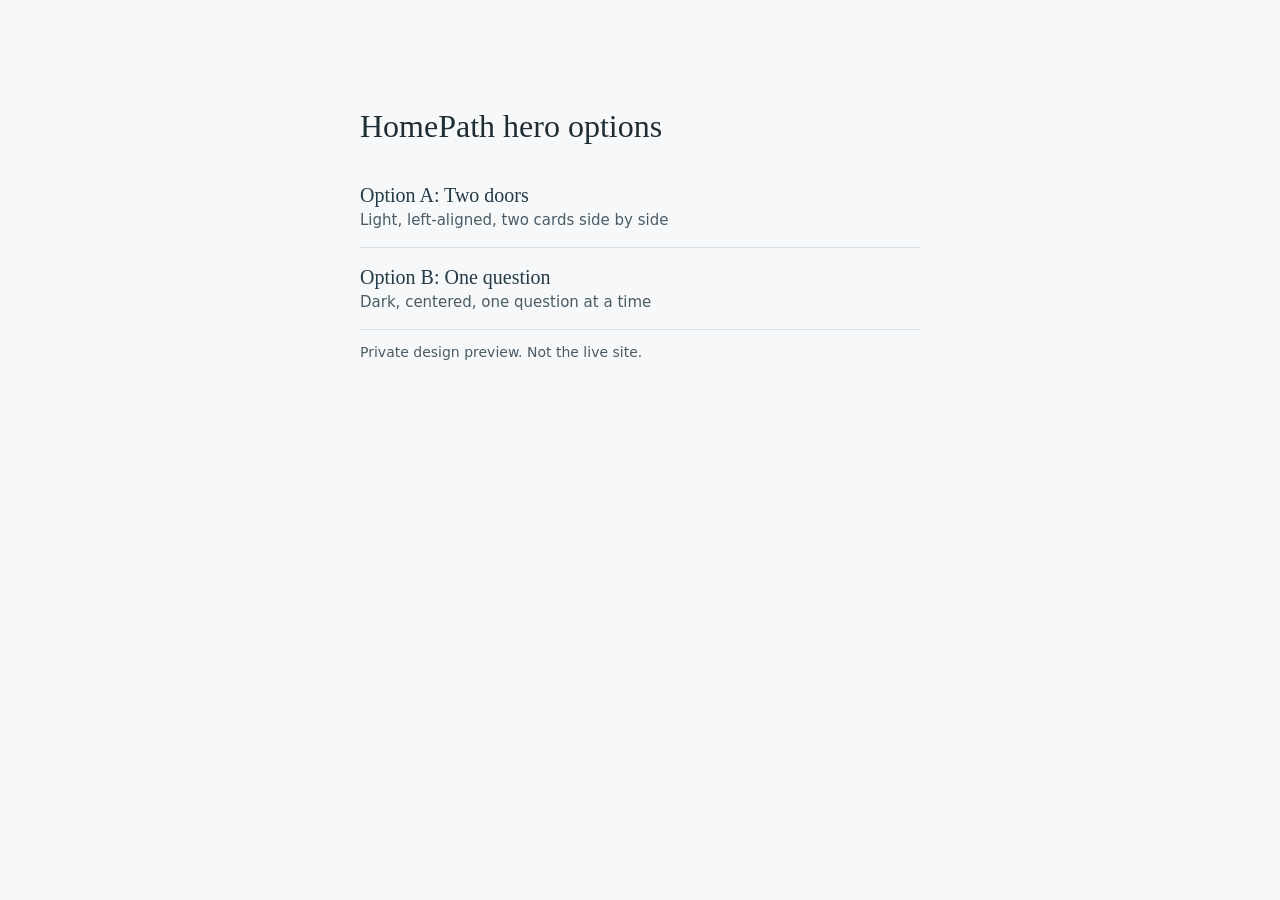
<file: index.html>
<!doctype html><html lang="en"><head><meta charset="utf-8"><meta name="viewport" content="width=device-width,initial-scale=1"><meta name="robots" content="noindex,nofollow"><title>HomePath hero options</title>
<style>body{font-family:Georgia,serif;background:#f6f8f9;color:#1f2d36;max-width:560px;margin:12vh auto;padding:0 24px}h1{font-weight:400}a{display:block;padding:18px 0;border-bottom:1px solid #d5dde2;color:#243a47;font-size:20px;text-decoration:none;min-height:44px}a:hover{padding-left:6px}small{display:block;font-family:system-ui,sans-serif;color:#4a5b66;font-size:15px;margin-top:4px}</style></head>
<body><h1>HomePath hero options</h1>
<a href="option-a.html">Option A: Two doors<small>Light, left-aligned, two cards side by side</small></a>
<a href="option-b.html">Option B: One question<small>Dark, centered, one question at a time</small></a>
<p style="font-family:system-ui,sans-serif;font-size:14px;color:#4a5b66">Private design preview. Not the live site.</p></body></html>
</file>
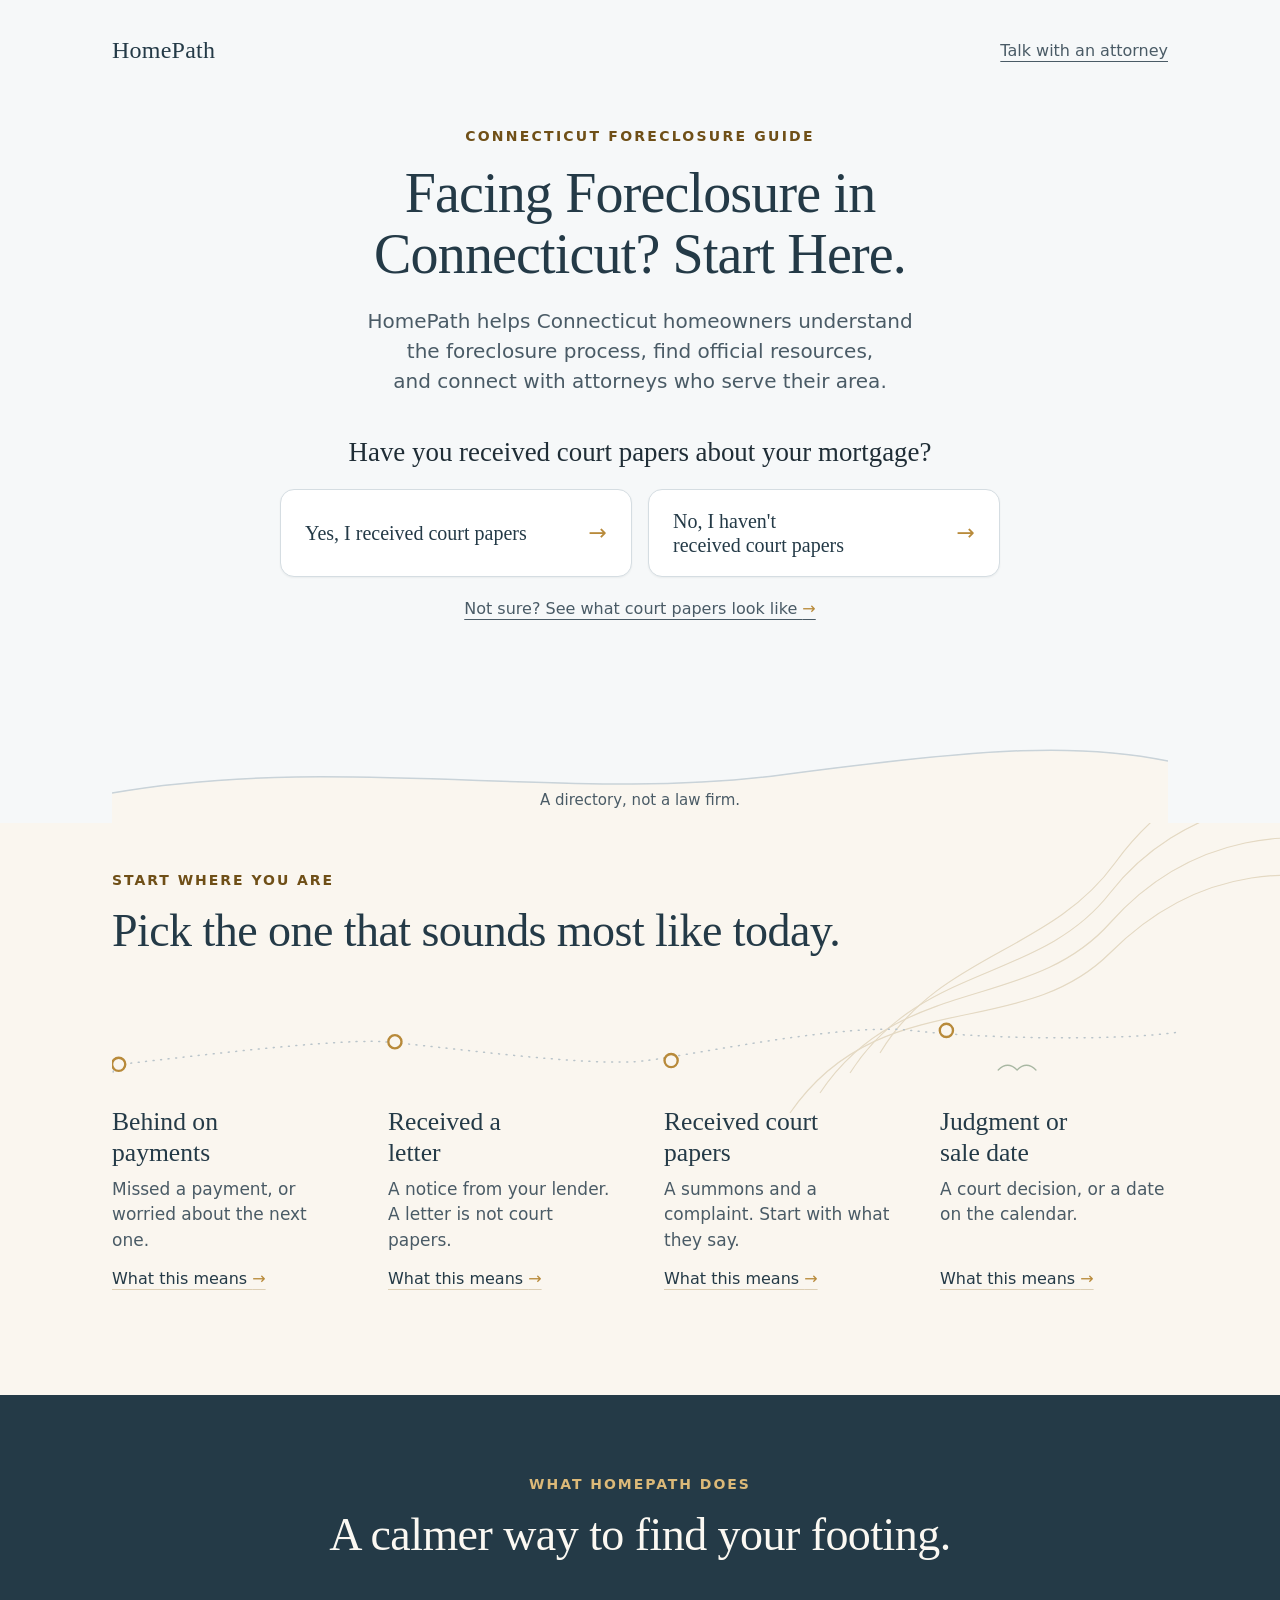
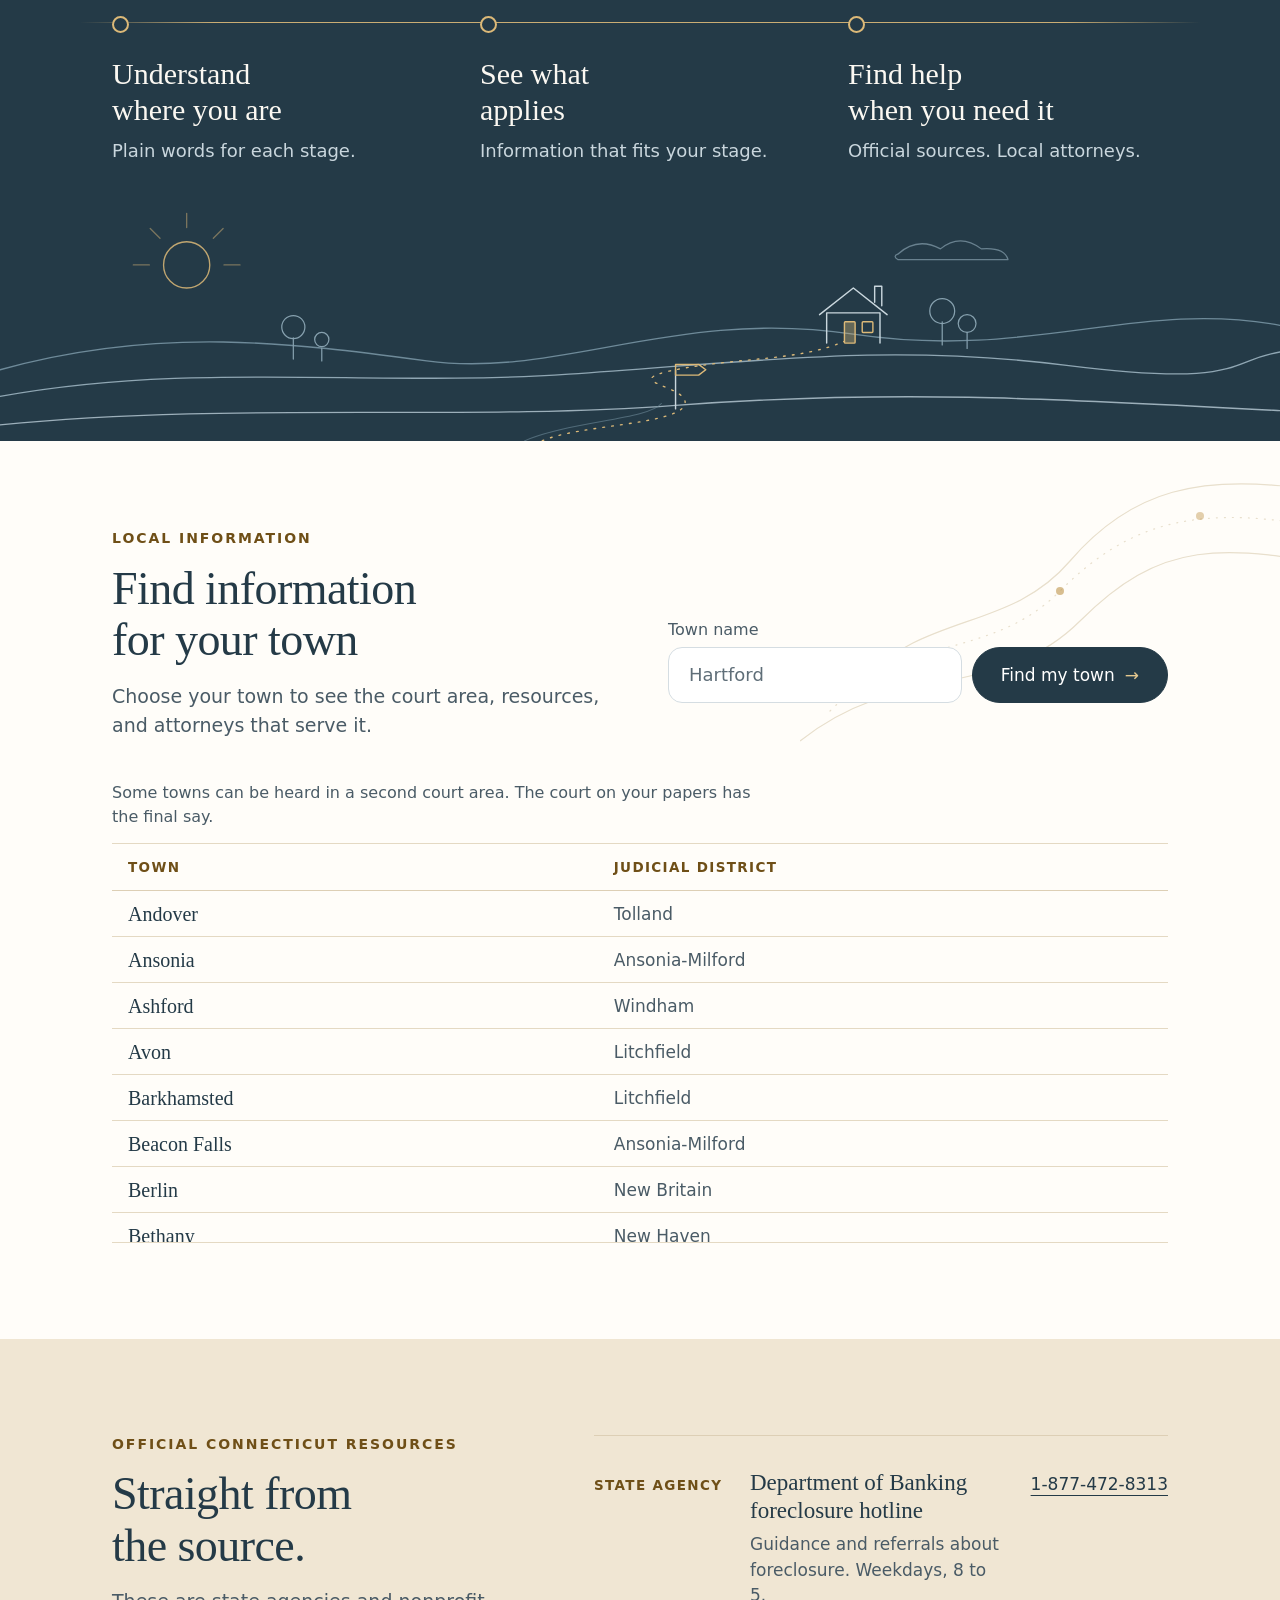
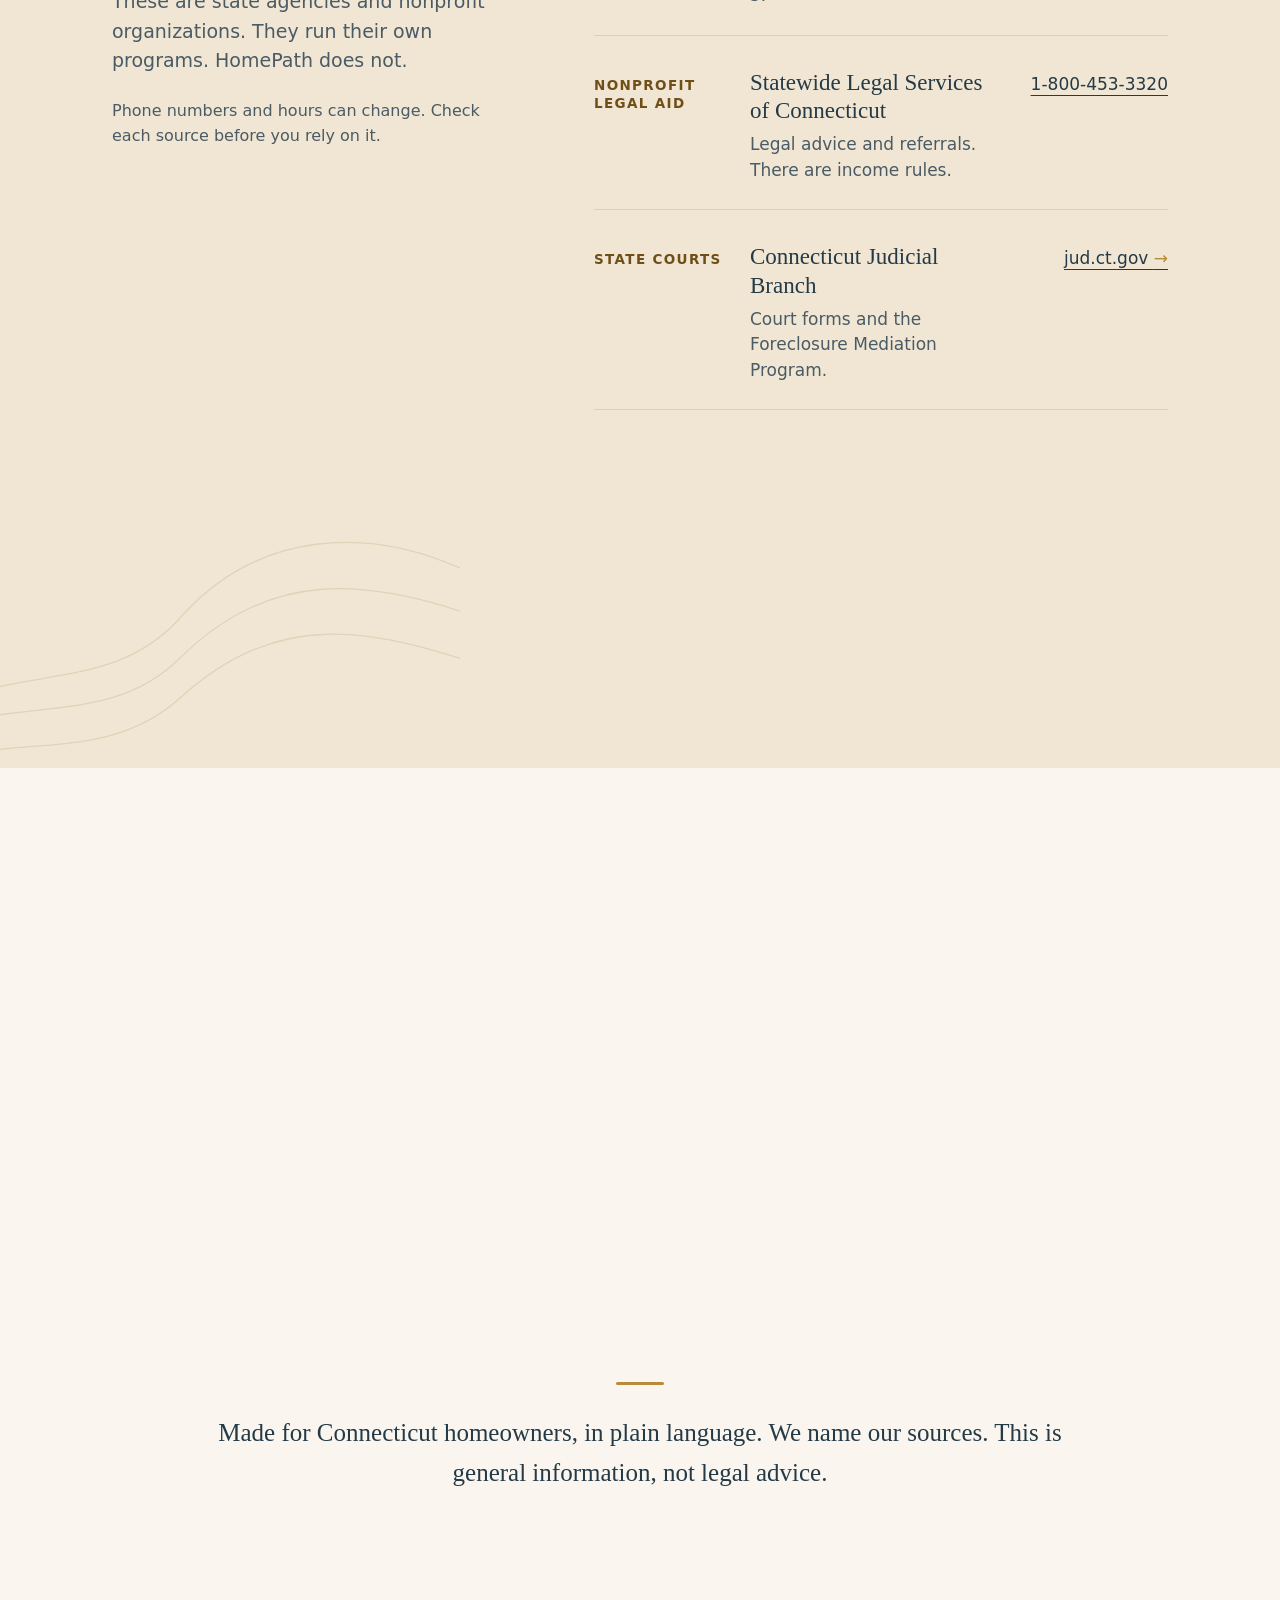
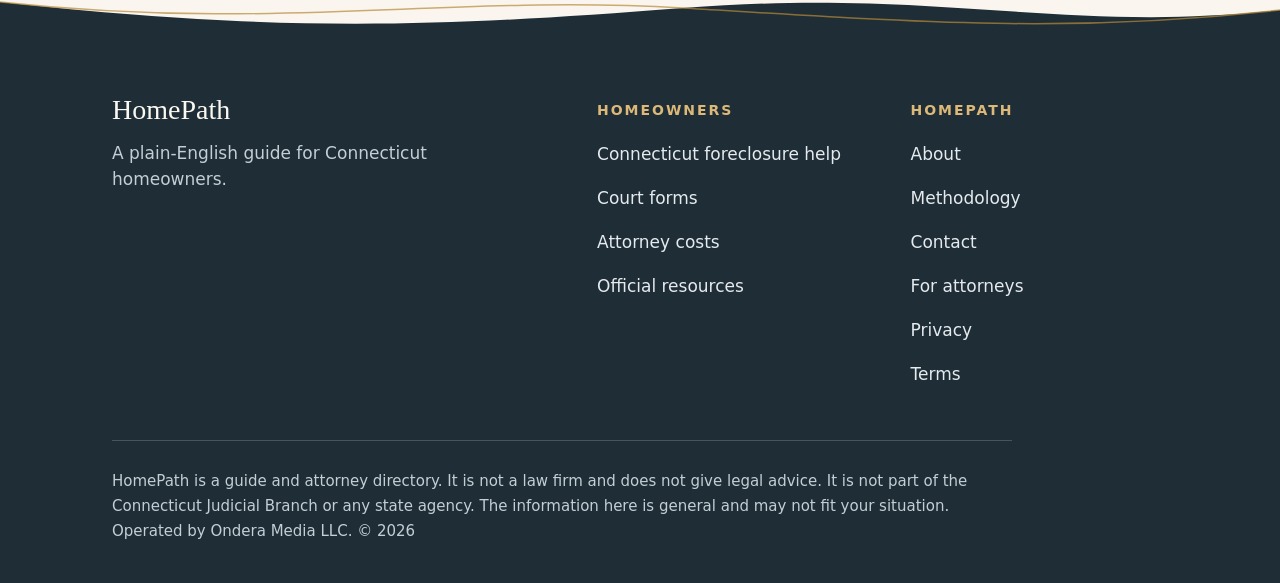
<file: final-v2/index.html>
<!doctype html>
<html lang="en">
<head>
<meta charset="utf-8">
<meta name="viewport" content="width=device-width, initial-scale=1">
<meta name="robots" content="noindex,nofollow">
<title>Connecticut Foreclosure Guide &amp; Attorney Help | HomePath</title>
<meta name="description" content="HomePath helps Connecticut homeowners understand the foreclosure process, find official resources, and connect with attorneys who serve their area.">
<script>(function(){var d=document.documentElement;d.className+=/[?&]static=1/.test(location.search)?' static':' js';})();</script>
<link rel="stylesheet" href="styles.css">
</head>
<body>

<div class="hero-shell">
<header>
  <a class="wordmark" href="#" aria-label="HomePath home">HomePath</a>
  <a class="talk" href="#directory">Talk with an attorney</a>
</header>

<main class="hero">
  <div class="stage">
    <p class="kicker rise" style="--d:0">Connecticut foreclosure guide</p>
    <h1 class="rise" style="--d:120">Facing Foreclosure in Connecticut? Start Here.</h1>
    <p class="sub rise" style="--d:260">HomePath helps Connecticut homeowners understand the foreclosure process, find official resources, and connect with attorneys who serve their area.</p>
    <p class="question rise" style="--d:420" id="q-papers">Have you received court papers about your mortgage?</p>

    <div class="choices" id="choices" role="group" aria-labelledby="q-papers">
      <button class="choice rise" style="--d:560" type="button" data-key="yes" aria-pressed="false"><span>Yes, I received court papers</span><span class="arrow" aria-hidden="true">→</span></button>
      <button class="choice rise" style="--d:660" type="button" data-key="no" aria-pressed="false"><span>No, I haven't received court papers</span><span class="arrow" aria-hidden="true">→</span></button>
    </div>

    <p class="unsure rise" style="--d:840"><a href="#">Not sure? See what court papers look like <span class="go-arrow" aria-hidden="true">→</span></a></p>

    <div class="next" id="next" hidden aria-live="polite">
      <p id="nextText"></p>
      <a class="go" id="nextGo" href="#start">Continue</a><button class="back" id="back" type="button">Change my answer</button>
      <p class="proto">Design preview. The next screen is not built yet.</p>
    </div>
  </div>
  <div class="hero-spacer"></div>
  <svg class="horizon" viewBox="0 0 1200 150" preserveAspectRatio="none" aria-hidden="true"><path d="M0 120 C 260 80, 520 130, 760 102 S 1100 70, 1200 88 L1200 150 L0 150 Z" fill="#faf6ef"/><path d="M0 120 C 260 80, 520 130, 760 102 S 1100 70, 1200 88" fill="none" stroke="#c9d3d9" stroke-width="1.5" vector-effect="non-scaling-stroke"/></svg>
  <p class="hero-foot">A directory, not a law firm.</p>
</main>
</div>

<!-- 2 START WHERE YOU ARE -->
<section class="start" id="start" aria-labelledby="start-h">
  <svg class="contour" style="right:-120px;top:-60px;width:620px;height:420px" fill="none" stroke="#e4d9c3" stroke-width="1.2" viewBox="0 0 620 420" aria-hidden="true"><path d="M40 330 C 120 210, 250 250, 330 160 S 520 60, 600 90"/><path d="M10 350 C 100 220, 240 280, 330 190 S 520 100, 620 130"/><path d="M70 310 C 140 200, 260 220, 330 130 S 520 20, 590 50"/><path d="M100 290 C 160 190, 270 190, 335 100 S 500 -20, 570 10"/></svg>
  <div class="wrap">
    <p class="eyebrow reveal">Start where you are</p>
    <h2 id="start-h" class="reveal" style="--i:1">Pick the one that sounds most like today.</h2>

    <div class="paths seq" data-io>
      <svg class="path-svg" fill="none" viewBox="0 0 1120 90" aria-hidden="true"><path d="M-10 82 C 6 80 -2 64 7 64 S 230 36 287 40 S 508 68 567 60 S 780 20 847 28 S 1060 40 1130 30" stroke="#b9c4ca" stroke-width="1.6" stroke-linecap="round" stroke-dasharray="1 7"/><g fill="#faf6ef" stroke="#b88a3a" stroke-width="2.5"><circle class="pt" style="--k:0" cx="7" cy="64" r="7"/><circle class="pt" style="--k:1" cx="300" cy="40" r="7"/><circle class="pt" style="--k:2" cx="593" cy="60" r="7"/><circle class="pt" style="--k:3" cx="885" cy="28" r="7"/></g><g class="drift slow" stroke="#a9b8a3" stroke-width="1.4" stroke-linecap="round"><path d="M940 70 q 10 -10 20 0 q 10 -10 20 0"/></g></svg>
      <ol class="stops">
        <li class="stop" style="--i:0"><a href="#"><h3>Behind on<br>payments</h3><p>Missed a payment, or worried about the next one.</p><span class="more">What this means <span class="go-arrow" aria-hidden="true">→</span></span></a></li>
        <li class="stop" style="--i:1"><a href="#"><h3>Received a<br>letter</h3><p>A notice from your lender. A letter is not court papers.</p><span class="more">What this means <span class="go-arrow" aria-hidden="true">→</span></span></a></li>
        <li class="stop" style="--i:2" id="court-papers"><a href="#"><h3>Received court<br>papers</h3><p>A summons and a complaint. Start with what they say.</p><span class="more">What this means <span class="go-arrow" aria-hidden="true">→</span></span></a></li>
        <li class="stop" style="--i:3"><a href="#"><h3>Judgment or<br>sale date</h3><p>A court decision, or a date on the calendar.</p><span class="more">What this means <span class="go-arrow" aria-hidden="true">→</span></span></a></li>
      </ol>
    </div>
  </div>
</section>

<!-- 3 A CALMER WAY -->
<section class="does" aria-labelledby="does-h">
  <div class="wrap">
    <p class="eyebrow reveal">What HomePath does</p>
    <h2 id="does-h" class="reveal" style="--i:1">A calmer way to find your footing.</h2>
    <div class="moments" data-io>
      <span class="line" aria-hidden="true"></span>
      <div class="moment" style="--k:0"><h3>Understand<br>where you are</h3><p>Plain words for each stage.</p></div>
      <div class="moment" style="--k:1"><h3>See what<br>applies</h3><p>Information that fits your stage.</p></div>
      <div class="moment" style="--k:2"><h3>Find help<br>when you need it</h3><p>Official sources. Local attorneys.</p></div>
    </div>
  </div>
  <div class="ls-wrap" data-io><svg class="landscape" fill="none" stroke-linecap="round" stroke-linejoin="round" viewBox="0 0 1440 280" preserveAspectRatio="xMidYMax slice" aria-hidden="true"><g class="drift" stroke="#dcb978" stroke-width="1.5" opacity=".85"><circle cx="210" cy="82" r="26"/><path d="M168 82 h-18 M252 82 h18 M210 40 v-16 M180 52 l-11 -11 M240 52 l11 -11" opacity=".55"/></g>
<g class="drift slow" stroke="#86a0ae" stroke-width="1.4" opacity=".7"><path d="M1010 70 q 22 -20 48 -6 q 22 -18 46 0 q 26 -2 30 12 h-124 q -6 -4 0 -6z"/></g>
<path d="M0 200 C 180 150 330 170 480 190 S 760 130 960 160 S 1280 120 1440 150" stroke="#6e8a99" stroke-width="1.5"/>
<path d="M0 230 C 220 190 420 220 640 205 S 1000 170 1200 195 S 1380 190 1440 180" stroke="#8fa6b3" stroke-width="1.5"/>
<path d="M0 262 C 260 236 520 258 760 240 S 1180 232 1440 246" stroke="#a9bcc7" stroke-width="1.5" opacity=".9"/>
<path d="M610 280 C 650 262 760 262 770 240 S 690 214 760 200 S 900 190 950 168" stroke="#dcb978" stroke-width="1.5" stroke-dasharray="2 8"/>
<path d="M590 280 C 640 258 730 256 744 238" stroke="#6e8a99" stroke-width="1.2" opacity=".6"/>
<g stroke="#c9d6dd" stroke-width="1.6"><path d="M930 170 v-34 h60 v34"/><path d="M922 138 L960 108 L998 138"/><path d="M984 124 v-18 h8 v22"/><rect x="950" y="146" width="12" height="24" rx="1" fill="#dcb978" fill-opacity=".35" stroke="#dcb978"/><rect x="970" y="146" width="12" height="12" rx="1" stroke="#dcb978"/></g>
<g stroke="#86a0ae" stroke-width="1.4"><path d="M1060 172 v-26"/><circle cx="1060" cy="134" r="14"/><path d="M1088 176 v-18"/><circle cx="1088" cy="148" r="10"/></g>
<g stroke="#86a0ae" stroke-width="1.4"><path d="M330 188 v-24"/><circle cx="330" cy="152" r="13"/><path d="M362 190 v-14"/><circle cx="362" cy="166" r="8"/></g>
<g stroke="#c9d6dd" stroke-width="1.6"><path d="M760 244 v-44"/><path d="M760 206 h26 l8 -6 l-8 -6 h-26z" stroke="#dcb978"/></g></svg></div>
</section>

<!-- 4 FIND INFORMATION FOR YOUR TOWN -->
<section class="towns" id="towns" aria-labelledby="towns-h">
  <svg class="contour" style="right:-80px;top:-30px;width:560px;height:360px" fill="none" stroke="#e8dfcc" stroke-width="1.2" viewBox="0 0 560 360" aria-hidden="true"><path d="M30 300 C 110 220, 190 250, 260 180 S 400 90, 540 120" stroke-dasharray="1 7" stroke-linecap="round"/><path d="M0 330 C 100 250, 200 290, 280 210 S 420 130, 560 160"/><path d="M60 270 C 130 200, 210 220, 270 150 S 400 60, 520 80"/><circle cx="260" cy="180" r="4" fill="#b88a3a" stroke="none" opacity=".55"/><circle cx="400" cy="105" r="4" fill="#b88a3a" stroke="none" opacity=".4"/></svg>
  <div class="wrap">
    <div class="towns-head">
      <div class="reveal">
        <p class="eyebrow">Local information</p>
        <h2 id="towns-h">Find information for your town</h2>
        <p class="lede">Choose your town to see the court area, resources, and attorneys that serve it.</p>
      </div>
      <form class="townfinder reveal" style="--i:2" id="townform" novalidate>
        <label for="town-q">Town name</label>
        <div class="field">
          <input id="town-q" type="text" list="town-list" autocomplete="off" placeholder="Hartford" aria-describedby="townMsg">
          <datalist id="town-list"><option value="Andover"><option value="Ansonia"><option value="Ashford"><option value="Avon"><option value="Barkhamsted"><option value="Beacon Falls"><option value="Berlin"><option value="Bethany"><option value="Bethel"><option value="Bethlehem"><option value="Bloomfield"><option value="Bolton"><option value="Bozrah"><option value="Branford"><option value="Bridgeport"><option value="Bridgewater"><option value="Bristol"><option value="Brookfield"><option value="Brooklyn"><option value="Burlington"><option value="Canaan"><option value="Canterbury"><option value="Canton"><option value="Chaplin"><option value="Cheshire"><option value="Chester"><option value="Clinton"><option value="Colchester"><option value="Colebrook"><option value="Columbia"><option value="Cornwall"><option value="Coventry"><option value="Cromwell"><option value="Danbury"><option value="Darien"><option value="Deep River"><option value="Derby"><option value="Durham"><option value="East Granby"><option value="East Haddam"><option value="East Hampton"><option value="East Hartford"><option value="East Haven"><option value="East Lyme"><option value="East Windsor"><option value="Eastford"><option value="Easton"><option value="Ellington"><option value="Enfield"><option value="Essex"><option value="Fairfield"><option value="Farmington"><option value="Franklin"><option value="Glastonbury"><option value="Goshen"><option value="Granby"><option value="Greenwich"><option value="Griswold"><option value="Groton"><option value="Guilford"><option value="Haddam"><option value="Hamden"><option value="Hampton"><option value="Hartford"><option value="Hartland"><option value="Harwinton"><option value="Hebron"><option value="Kent"><option value="Killingly"><option value="Killingworth"><option value="Lebanon"><option value="Ledyard"><option value="Lisbon"><option value="Litchfield"><option value="Lyme"><option value="Madison"><option value="Manchester"><option value="Mansfield"><option value="Marlborough"><option value="Meriden"><option value="Middlebury"><option value="Middlefield"><option value="Middletown"><option value="Milford"><option value="Monroe"><option value="Montville"><option value="Morris"><option value="Naugatuck"><option value="New Britain"><option value="New Canaan"><option value="New Fairfield"><option value="New Hartford"><option value="New Haven"><option value="New London"><option value="New Milford"><option value="Newington"><option value="Newtown"><option value="Norfolk"><option value="North Branford"><option value="North Canaan"><option value="North Haven"><option value="North Stonington"><option value="Norwalk"><option value="Norwich"><option value="Old Lyme"><option value="Old Saybrook"><option value="Orange"><option value="Oxford"><option value="Plainfield"><option value="Plainville"><option value="Plymouth"><option value="Pomfret"><option value="Portland"><option value="Preston"><option value="Prospect"><option value="Putnam"><option value="Redding"><option value="Ridgefield"><option value="Rocky Hill"><option value="Roxbury"><option value="Salem"><option value="Salisbury"><option value="Scotland"><option value="Seymour"><option value="Sharon"><option value="Shelton"><option value="Sherman"><option value="Simsbury"><option value="Somers"><option value="South Windsor"><option value="Southbury"><option value="Southington"><option value="Sprague"><option value="Stafford"><option value="Stamford"><option value="Sterling"><option value="Stonington"><option value="Stratford"><option value="Suffield"><option value="Thomaston"><option value="Thompson"><option value="Tolland"><option value="Torrington"><option value="Trumbull"><option value="Union"><option value="Vernon"><option value="Voluntown"><option value="Wallingford"><option value="Warren"><option value="Washington"><option value="Waterbury"><option value="Waterford"><option value="Watertown"><option value="West Hartford"><option value="West Haven"><option value="Westbrook"><option value="Weston"><option value="Westport"><option value="Wethersfield"><option value="Willington"><option value="Wilton"><option value="Winchester"><option value="Windham"><option value="Windsor"><option value="Windsor Locks"><option value="Wolcott"><option value="Woodbridge"><option value="Woodbury"><option value="Woodstock"></datalist>
          <button class="btn" type="submit">Find my town <span class="go-arrow" aria-hidden="true">→</span></button>
        </div>
        <p class="finder-msg" id="townMsg" role="status" aria-live="polite"></p>
      </form>
    </div>

    <p class="court-note reveal" style="--i:3">Some towns can be heard in a second court area. The court on your papers has the final say.</p>
    <div class="tbl-scroll reveal" style="--i:4" id="tblScroll" role="region" aria-label="Connecticut towns and their Judicial Districts. Scrollable." tabindex="0">
      <table class="tbl" id="tbl">
        <colgroup><col class="c1"><col></colgroup>
        <thead><tr><th scope="col">Town</th><th scope="col">Judicial District</th></tr></thead>
        <tbody>
<tr data-town="Andover"><td><a href="town-placeholder.html?town=andover">Andover</a></td><td>Tolland</td></tr>
<tr data-town="Ansonia"><td><a href="town-placeholder.html?town=ansonia">Ansonia</a></td><td>Ansonia-Milford</td></tr>
<tr data-town="Ashford"><td><a href="town-placeholder.html?town=ashford">Ashford</a></td><td>Windham</td></tr>
<tr data-town="Avon"><td><a href="town-placeholder.html?town=avon">Avon</a></td><td>Litchfield</td></tr>
<tr data-town="Barkhamsted"><td><a href="town-placeholder.html?town=barkhamsted">Barkhamsted</a></td><td>Litchfield</td></tr>
<tr data-town="Beacon Falls"><td><a href="town-placeholder.html?town=beacon-falls">Beacon Falls</a></td><td>Ansonia-Milford</td></tr>
<tr data-town="Berlin"><td><a href="town-placeholder.html?town=berlin">Berlin</a></td><td>New Britain</td></tr>
<tr data-town="Bethany"><td><a href="town-placeholder.html?town=bethany">Bethany</a></td><td>New Haven</td></tr>
<tr data-town="Bethel"><td><a href="town-placeholder.html?town=bethel">Bethel</a></td><td>Danbury</td></tr>
<tr data-town="Bethlehem"><td><a href="town-placeholder.html?town=bethlehem">Bethlehem</a></td><td>Litchfield</td></tr>
<tr data-town="Bloomfield"><td><a href="town-placeholder.html?town=bloomfield">Bloomfield</a></td><td>Hartford</td></tr>
<tr data-town="Bolton"><td><a href="town-placeholder.html?town=bolton">Bolton</a></td><td>Tolland</td></tr>
<tr data-town="Bozrah"><td><a href="town-placeholder.html?town=bozrah">Bozrah</a></td><td>New London</td></tr>
<tr data-town="Branford"><td><a href="town-placeholder.html?town=branford">Branford</a></td><td>New Haven</td></tr>
<tr data-town="Bridgeport"><td><a href="town-placeholder.html?town=bridgeport">Bridgeport</a></td><td>Bridgeport</td></tr>
<tr data-town="Bridgewater"><td><a href="town-placeholder.html?town=bridgewater">Bridgewater</a></td><td>Litchfield</td></tr>
<tr data-town="Bristol"><td><a href="town-placeholder.html?town=bristol">Bristol</a></td><td>New Britain</td></tr>
<tr data-town="Brookfield"><td><a href="town-placeholder.html?town=brookfield">Brookfield</a></td><td>Danbury</td></tr>
<tr data-town="Brooklyn"><td><a href="town-placeholder.html?town=brooklyn">Brooklyn</a></td><td>Windham</td></tr>
<tr data-town="Burlington"><td><a href="town-placeholder.html?town=burlington">Burlington</a></td><td>Litchfield</td></tr>
<tr data-town="Canaan"><td><a href="town-placeholder.html?town=canaan">Canaan</a></td><td>Litchfield</td></tr>
<tr data-town="Canterbury"><td><a href="town-placeholder.html?town=canterbury">Canterbury</a></td><td>Windham</td></tr>
<tr data-town="Canton"><td><a href="town-placeholder.html?town=canton">Canton</a></td><td>Litchfield</td></tr>
<tr data-town="Chaplin"><td><a href="town-placeholder.html?town=chaplin">Chaplin</a></td><td>Windham</td></tr>
<tr data-town="Cheshire"><td><a href="town-placeholder.html?town=cheshire">Cheshire</a></td><td>New Haven</td></tr>
<tr data-town="Chester"><td><a href="town-placeholder.html?town=chester">Chester</a></td><td>Middlesex</td></tr>
<tr data-town="Clinton"><td><a href="town-placeholder.html?town=clinton">Clinton</a></td><td>Middlesex</td></tr>
<tr data-town="Colchester"><td><a href="town-placeholder.html?town=colchester">Colchester</a></td><td>New London</td></tr>
<tr data-town="Colebrook"><td><a href="town-placeholder.html?town=colebrook">Colebrook</a></td><td>Litchfield</td></tr>
<tr data-town="Columbia"><td><a href="town-placeholder.html?town=columbia">Columbia</a></td><td>Tolland</td></tr>
<tr data-town="Cornwall"><td><a href="town-placeholder.html?town=cornwall">Cornwall</a></td><td>Litchfield</td></tr>
<tr data-town="Coventry"><td><a href="town-placeholder.html?town=coventry">Coventry</a></td><td>Tolland</td></tr>
<tr data-town="Cromwell"><td><a href="town-placeholder.html?town=cromwell">Cromwell</a></td><td>Middlesex</td></tr>
<tr data-town="Danbury"><td><a href="town-placeholder.html?town=danbury">Danbury</a></td><td>Danbury</td></tr>
<tr data-town="Darien"><td><a href="town-placeholder.html?town=darien">Darien</a></td><td>Stamford-Norwalk</td></tr>
<tr data-town="Deep River"><td><a href="town-placeholder.html?town=deep-river">Deep River</a></td><td>Middlesex</td></tr>
<tr data-town="Derby"><td><a href="town-placeholder.html?town=derby">Derby</a></td><td>Ansonia-Milford</td></tr>
<tr data-town="Durham"><td><a href="town-placeholder.html?town=durham">Durham</a></td><td>Middlesex</td></tr>
<tr data-town="East Granby"><td><a href="town-placeholder.html?town=east-granby">East Granby</a></td><td>Hartford</td></tr>
<tr data-town="East Haddam"><td><a href="town-placeholder.html?town=east-haddam">East Haddam</a></td><td>Middlesex</td></tr>
<tr data-town="East Hampton"><td><a href="town-placeholder.html?town=east-hampton">East Hampton</a></td><td>Middlesex</td></tr>
<tr data-town="East Hartford"><td><a href="town-placeholder.html?town=east-hartford">East Hartford</a></td><td>Hartford</td></tr>
<tr data-town="East Haven"><td><a href="town-placeholder.html?town=east-haven">East Haven</a></td><td>New Haven</td></tr>
<tr data-town="East Lyme"><td><a href="town-placeholder.html?town=east-lyme">East Lyme</a></td><td>New London</td></tr>
<tr data-town="East Windsor"><td><a href="town-placeholder.html?town=east-windsor">East Windsor</a></td><td>Hartford</td></tr>
<tr data-town="Eastford"><td><a href="town-placeholder.html?town=eastford">Eastford</a></td><td>Windham</td></tr>
<tr data-town="Easton"><td><a href="town-placeholder.html?town=easton">Easton</a></td><td>Bridgeport</td></tr>
<tr data-town="Ellington"><td><a href="town-placeholder.html?town=ellington">Ellington</a></td><td>Tolland</td></tr>
<tr data-town="Enfield"><td><a href="town-placeholder.html?town=enfield">Enfield</a></td><td>Hartford</td></tr>
<tr data-town="Essex"><td><a href="town-placeholder.html?town=essex">Essex</a></td><td>Middlesex</td></tr>
<tr data-town="Fairfield"><td><a href="town-placeholder.html?town=fairfield">Fairfield</a></td><td>Bridgeport</td></tr>
<tr data-town="Farmington"><td><a href="town-placeholder.html?town=farmington">Farmington</a></td><td>Litchfield</td></tr>
<tr data-town="Franklin"><td><a href="town-placeholder.html?town=franklin">Franklin</a></td><td>New London</td></tr>
<tr data-town="Glastonbury"><td><a href="town-placeholder.html?town=glastonbury">Glastonbury</a></td><td>Hartford</td></tr>
<tr data-town="Goshen"><td><a href="town-placeholder.html?town=goshen">Goshen</a></td><td>Litchfield</td></tr>
<tr data-town="Granby"><td><a href="town-placeholder.html?town=granby">Granby</a></td><td>Litchfield</td></tr>
<tr data-town="Greenwich"><td><a href="town-placeholder.html?town=greenwich">Greenwich</a></td><td>Stamford-Norwalk</td></tr>
<tr data-town="Griswold"><td><a href="town-placeholder.html?town=griswold">Griswold</a></td><td>New London</td></tr>
<tr data-town="Groton"><td><a href="town-placeholder.html?town=groton">Groton</a></td><td>New London</td></tr>
<tr data-town="Guilford"><td><a href="town-placeholder.html?town=guilford">Guilford</a></td><td>New Haven</td></tr>
<tr data-town="Haddam"><td><a href="town-placeholder.html?town=haddam">Haddam</a></td><td>Middlesex</td></tr>
<tr data-town="Hamden"><td><a href="town-placeholder.html?town=hamden">Hamden</a></td><td>New Haven</td></tr>
<tr data-town="Hampton"><td><a href="town-placeholder.html?town=hampton">Hampton</a></td><td>Windham</td></tr>
<tr data-town="Hartford"><td><a href="town-placeholder.html?town=hartford">Hartford</a></td><td>Hartford</td></tr>
<tr data-town="Hartland"><td><a href="town-placeholder.html?town=hartland">Hartland</a></td><td>Litchfield</td></tr>
<tr data-town="Harwinton"><td><a href="town-placeholder.html?town=harwinton">Harwinton</a></td><td>Litchfield</td></tr>
<tr data-town="Hebron"><td><a href="town-placeholder.html?town=hebron">Hebron</a></td><td>Tolland</td></tr>
<tr data-town="Kent"><td><a href="town-placeholder.html?town=kent">Kent</a></td><td>Litchfield</td></tr>
<tr data-town="Killingly"><td><a href="town-placeholder.html?town=killingly">Killingly</a></td><td>Windham</td></tr>
<tr data-town="Killingworth"><td><a href="town-placeholder.html?town=killingworth">Killingworth</a></td><td>Middlesex</td></tr>
<tr data-town="Lebanon"><td><a href="town-placeholder.html?town=lebanon">Lebanon</a></td><td>New London</td></tr>
<tr data-town="Ledyard"><td><a href="town-placeholder.html?town=ledyard">Ledyard</a></td><td>New London</td></tr>
<tr data-town="Lisbon"><td><a href="town-placeholder.html?town=lisbon">Lisbon</a></td><td>New London</td></tr>
<tr data-town="Litchfield"><td><a href="town-placeholder.html?town=litchfield">Litchfield</a></td><td>Litchfield</td></tr>
<tr data-town="Lyme"><td><a href="town-placeholder.html?town=lyme">Lyme</a></td><td>New London</td></tr>
<tr data-town="Madison"><td><a href="town-placeholder.html?town=madison">Madison</a></td><td>New Haven</td></tr>
<tr data-town="Manchester"><td><a href="town-placeholder.html?town=manchester">Manchester</a></td><td>Hartford</td></tr>
<tr data-town="Mansfield"><td><a href="town-placeholder.html?town=mansfield">Mansfield</a></td><td>Tolland</td></tr>
<tr data-town="Marlborough"><td><a href="town-placeholder.html?town=marlborough">Marlborough</a></td><td>Hartford</td></tr>
<tr data-town="Meriden"><td><a href="town-placeholder.html?town=meriden">Meriden</a></td><td>New Haven</td></tr>
<tr data-town="Middlebury"><td><a href="town-placeholder.html?town=middlebury">Middlebury</a></td><td>Waterbury</td></tr>
<tr data-town="Middlefield"><td><a href="town-placeholder.html?town=middlefield">Middlefield</a></td><td>Middlesex</td></tr>
<tr data-town="Middletown"><td><a href="town-placeholder.html?town=middletown">Middletown</a></td><td>Middlesex</td></tr>
<tr data-town="Milford"><td><a href="town-placeholder.html?town=milford">Milford</a></td><td>Ansonia-Milford</td></tr>
<tr data-town="Monroe"><td><a href="town-placeholder.html?town=monroe">Monroe</a></td><td>Bridgeport</td></tr>
<tr data-town="Montville"><td><a href="town-placeholder.html?town=montville">Montville</a></td><td>New London</td></tr>
<tr data-town="Morris"><td><a href="town-placeholder.html?town=morris">Morris</a></td><td>Litchfield</td></tr>
<tr data-town="Naugatuck"><td><a href="town-placeholder.html?town=naugatuck">Naugatuck</a></td><td>Waterbury</td></tr>
<tr data-town="New Britain"><td><a href="town-placeholder.html?town=new-britain">New Britain</a></td><td>New Britain</td></tr>
<tr data-town="New Canaan"><td><a href="town-placeholder.html?town=new-canaan">New Canaan</a></td><td>Stamford-Norwalk</td></tr>
<tr data-town="New Fairfield"><td><a href="town-placeholder.html?town=new-fairfield">New Fairfield</a></td><td>Danbury</td></tr>
<tr data-town="New Hartford"><td><a href="town-placeholder.html?town=new-hartford">New Hartford</a></td><td>Litchfield</td></tr>
<tr data-town="New Haven"><td><a href="town-placeholder.html?town=new-haven">New Haven</a></td><td>New Haven</td></tr>
<tr data-town="New London"><td><a href="town-placeholder.html?town=new-london">New London</a></td><td>New London</td></tr>
<tr data-town="New Milford"><td><a href="town-placeholder.html?town=new-milford">New Milford</a></td><td>Litchfield</td></tr>
<tr data-town="Newington"><td><a href="town-placeholder.html?town=newington">Newington</a></td><td>New Britain</td></tr>
<tr data-town="Newtown"><td><a href="town-placeholder.html?town=newtown">Newtown</a></td><td>Danbury</td></tr>
<tr data-town="Norfolk"><td><a href="town-placeholder.html?town=norfolk">Norfolk</a></td><td>Litchfield</td></tr>
<tr data-town="North Branford"><td><a href="town-placeholder.html?town=north-branford">North Branford</a></td><td>New Haven</td></tr>
<tr data-town="North Canaan"><td><a href="town-placeholder.html?town=north-canaan">North Canaan</a></td><td>Litchfield</td></tr>
<tr data-town="North Haven"><td><a href="town-placeholder.html?town=north-haven">North Haven</a></td><td>New Haven</td></tr>
<tr data-town="North Stonington"><td><a href="town-placeholder.html?town=north-stonington">North Stonington</a></td><td>New London</td></tr>
<tr data-town="Norwalk"><td><a href="town-placeholder.html?town=norwalk">Norwalk</a></td><td>Stamford-Norwalk</td></tr>
<tr data-town="Norwich"><td><a href="town-placeholder.html?town=norwich">Norwich</a></td><td>New London</td></tr>
<tr data-town="Old Lyme"><td><a href="town-placeholder.html?town=old-lyme">Old Lyme</a></td><td>New London</td></tr>
<tr data-town="Old Saybrook"><td><a href="town-placeholder.html?town=old-saybrook">Old Saybrook</a></td><td>Middlesex</td></tr>
<tr data-town="Orange"><td><a href="town-placeholder.html?town=orange">Orange</a></td><td>Ansonia-Milford</td></tr>
<tr data-town="Oxford"><td><a href="town-placeholder.html?town=oxford">Oxford</a></td><td>Ansonia-Milford</td></tr>
<tr data-town="Plainfield"><td><a href="town-placeholder.html?town=plainfield">Plainfield</a></td><td>Windham</td></tr>
<tr data-town="Plainville"><td><a href="town-placeholder.html?town=plainville">Plainville</a></td><td>New Britain</td></tr>
<tr data-town="Plymouth"><td><a href="town-placeholder.html?town=plymouth">Plymouth</a></td><td>New Britain</td></tr>
<tr data-town="Pomfret"><td><a href="town-placeholder.html?town=pomfret">Pomfret</a></td><td>Windham</td></tr>
<tr data-town="Portland"><td><a href="town-placeholder.html?town=portland">Portland</a></td><td>Middlesex</td></tr>
<tr data-town="Preston"><td><a href="town-placeholder.html?town=preston">Preston</a></td><td>New London</td></tr>
<tr data-town="Prospect"><td><a href="town-placeholder.html?town=prospect">Prospect</a></td><td>Waterbury</td></tr>
<tr data-town="Putnam"><td><a href="town-placeholder.html?town=putnam">Putnam</a></td><td>Windham</td></tr>
<tr data-town="Redding"><td><a href="town-placeholder.html?town=redding">Redding</a></td><td>Danbury</td></tr>
<tr data-town="Ridgefield"><td><a href="town-placeholder.html?town=ridgefield">Ridgefield</a></td><td>Danbury</td></tr>
<tr data-town="Rocky Hill"><td><a href="town-placeholder.html?town=rocky-hill">Rocky Hill</a></td><td>New Britain</td></tr>
<tr data-town="Roxbury"><td><a href="town-placeholder.html?town=roxbury">Roxbury</a></td><td>Litchfield</td></tr>
<tr data-town="Salem"><td><a href="town-placeholder.html?town=salem">Salem</a></td><td>New London</td></tr>
<tr data-town="Salisbury"><td><a href="town-placeholder.html?town=salisbury">Salisbury</a></td><td>Litchfield</td></tr>
<tr data-town="Scotland"><td><a href="town-placeholder.html?town=scotland">Scotland</a></td><td>Windham</td></tr>
<tr data-town="Seymour"><td><a href="town-placeholder.html?town=seymour">Seymour</a></td><td>Ansonia-Milford</td></tr>
<tr data-town="Sharon"><td><a href="town-placeholder.html?town=sharon">Sharon</a></td><td>Litchfield</td></tr>
<tr data-town="Shelton"><td><a href="town-placeholder.html?town=shelton">Shelton</a></td><td>Ansonia-Milford</td></tr>
<tr data-town="Sherman"><td><a href="town-placeholder.html?town=sherman">Sherman</a></td><td>Danbury</td></tr>
<tr data-town="Simsbury"><td><a href="town-placeholder.html?town=simsbury">Simsbury</a></td><td>Litchfield</td></tr>
<tr data-town="Somers"><td><a href="town-placeholder.html?town=somers">Somers</a></td><td>Tolland</td></tr>
<tr data-town="South Windsor"><td><a href="town-placeholder.html?town=south-windsor">South Windsor</a></td><td>Hartford</td></tr>
<tr data-town="Southbury"><td><a href="town-placeholder.html?town=southbury">Southbury</a></td><td>Waterbury</td></tr>
<tr data-town="Southington"><td><a href="town-placeholder.html?town=southington">Southington</a></td><td>New Britain</td></tr>
<tr data-town="Sprague"><td><a href="town-placeholder.html?town=sprague">Sprague</a></td><td>New London</td></tr>
<tr data-town="Stafford"><td><a href="town-placeholder.html?town=stafford">Stafford</a></td><td>Tolland</td></tr>
<tr data-town="Stamford"><td><a href="town-placeholder.html?town=stamford">Stamford</a></td><td>Stamford-Norwalk</td></tr>
<tr data-town="Sterling"><td><a href="town-placeholder.html?town=sterling">Sterling</a></td><td>Windham</td></tr>
<tr data-town="Stonington"><td><a href="town-placeholder.html?town=stonington">Stonington</a></td><td>New London</td></tr>
<tr data-town="Stratford"><td><a href="town-placeholder.html?town=stratford">Stratford</a></td><td>Bridgeport</td></tr>
<tr data-town="Suffield"><td><a href="town-placeholder.html?town=suffield">Suffield</a></td><td>Hartford</td></tr>
<tr data-town="Thomaston"><td><a href="town-placeholder.html?town=thomaston">Thomaston</a></td><td>Litchfield</td></tr>
<tr data-town="Thompson"><td><a href="town-placeholder.html?town=thompson">Thompson</a></td><td>Windham</td></tr>
<tr data-town="Tolland"><td><a href="town-placeholder.html?town=tolland">Tolland</a></td><td>Tolland</td></tr>
<tr data-town="Torrington"><td><a href="town-placeholder.html?town=torrington">Torrington</a></td><td>Litchfield</td></tr>
<tr data-town="Trumbull"><td><a href="town-placeholder.html?town=trumbull">Trumbull</a></td><td>Bridgeport</td></tr>
<tr data-town="Union"><td><a href="town-placeholder.html?town=union">Union</a></td><td>Tolland</td></tr>
<tr data-town="Vernon"><td><a href="town-placeholder.html?town=vernon">Vernon</a></td><td>Tolland</td></tr>
<tr data-town="Voluntown"><td><a href="town-placeholder.html?town=voluntown">Voluntown</a></td><td>New London</td></tr>
<tr data-town="Wallingford"><td><a href="town-placeholder.html?town=wallingford">Wallingford</a></td><td>New Haven</td></tr>
<tr data-town="Warren"><td><a href="town-placeholder.html?town=warren">Warren</a></td><td>Litchfield</td></tr>
<tr data-town="Washington"><td><a href="town-placeholder.html?town=washington">Washington</a></td><td>Litchfield</td></tr>
<tr data-town="Waterbury"><td><a href="town-placeholder.html?town=waterbury">Waterbury</a></td><td>Waterbury</td></tr>
<tr data-town="Waterford"><td><a href="town-placeholder.html?town=waterford">Waterford</a></td><td>New London</td></tr>
<tr data-town="Watertown"><td><a href="town-placeholder.html?town=watertown">Watertown</a></td><td>Waterbury</td></tr>
<tr data-town="West Hartford"><td><a href="town-placeholder.html?town=west-hartford">West Hartford</a></td><td>Hartford</td></tr>
<tr data-town="West Haven"><td><a href="town-placeholder.html?town=west-haven">West Haven</a></td><td>Ansonia-Milford</td></tr>
<tr data-town="Westbrook"><td><a href="town-placeholder.html?town=westbrook">Westbrook</a></td><td>Middlesex</td></tr>
<tr data-town="Weston"><td><a href="town-placeholder.html?town=weston">Weston</a></td><td>Stamford-Norwalk</td></tr>
<tr data-town="Westport"><td><a href="town-placeholder.html?town=westport">Westport</a></td><td>Stamford-Norwalk</td></tr>
<tr data-town="Wethersfield"><td><a href="town-placeholder.html?town=wethersfield">Wethersfield</a></td><td>New Britain</td></tr>
<tr data-town="Willington"><td><a href="town-placeholder.html?town=willington">Willington</a></td><td>Tolland</td></tr>
<tr data-town="Wilton"><td><a href="town-placeholder.html?town=wilton">Wilton</a></td><td>Stamford-Norwalk</td></tr>
<tr data-town="Winchester"><td><a href="town-placeholder.html?town=winchester">Winchester</a></td><td>Litchfield</td></tr>
<tr data-town="Windham"><td><a href="town-placeholder.html?town=windham">Windham</a></td><td>Windham</td></tr>
<tr data-town="Windsor"><td><a href="town-placeholder.html?town=windsor">Windsor</a></td><td>Hartford</td></tr>
<tr data-town="Windsor Locks"><td><a href="town-placeholder.html?town=windsor-locks">Windsor Locks</a></td><td>Hartford</td></tr>
<tr data-town="Wolcott"><td><a href="town-placeholder.html?town=wolcott">Wolcott</a></td><td>Waterbury</td></tr>
<tr data-town="Woodbridge"><td><a href="town-placeholder.html?town=woodbridge">Woodbridge</a></td><td>New Haven</td></tr>
<tr data-town="Woodbury"><td><a href="town-placeholder.html?town=woodbury">Woodbury</a></td><td>Waterbury</td></tr>
<tr data-town="Woodstock"><td><a href="town-placeholder.html?town=woodstock">Woodstock</a></td><td>Windham</td></tr>
        </tbody>
      </table>
      <p class="tbl-empty" id="tblEmpty" hidden>No town matches that. Check the spelling.</p>
    </div>
  </div>
</section>

<!-- 5 OFFICIAL CT RESOURCES -->
<section class="official" aria-labelledby="off-h">
  <svg class="contour" style="left:-160px;bottom:-120px;width:620px;height:420px" fill="none" stroke="#e1d3b7" stroke-width="1.3" viewBox="0 0 620 420" aria-hidden="true"><path d="M20 320 C 120 200, 250 280, 340 190 S 530 110, 640 150"/><path d="M0 360 C 110 230, 240 320, 340 230 S 530 160, 650 200"/><path d="M50 280 C 140 180, 260 240, 340 150 S 530 60, 620 100"/></svg>
  <div class="wrap grid">
    <div>
      <p class="eyebrow reveal">Official Connecticut resources</p>
      <h2 id="off-h" class="reveal" style="--i:1">Straight from the source.</h2>
      <p class="lede reveal" style="--i:2">These are state agencies and nonprofit organizations. They run their own programs. HomePath does not.</p>
      <p class="note reveal" style="--i:3">Phone numbers and hours can change. Check each source before you rely on it.</p>
    </div>
    <div>
      <ul class="rows">
        <li class="row reveal soft" style="--i:1"><div class="row-in">
          <span class="label">State agency</span>
          <div><h3>Department of Banking foreclosure hotline</h3><p>Guidance and referrals about foreclosure. Weekdays, 8 to 5.</p></div>
          <a class="contact" href="tel:+18774728313">1-877-472-8313</a>
        </div></li>
        <li class="row reveal soft" style="--i:2"><div class="row-in">
          <span class="label">Nonprofit legal aid</span>
          <div><h3>Statewide Legal Services of Connecticut</h3><p>Legal advice and referrals. There are income rules.</p></div>
          <a class="contact" href="tel:+18004533320">1-800-453-3320</a>
        </div></li>
        <li class="row reveal soft" style="--i:3"><div class="row-in">
          <span class="label">State courts</span>
          <div><h3>Connecticut Judicial Branch</h3><p>Court forms and the Foreclosure Mediation Program.</p></div>
          <a class="contact" href="#">jud.ct.gov <span class="go-arrow" aria-hidden="true">→</span></a>
        </div></li>
        <li class="row reveal soft" style="--i:4"><div class="row-in">
          <span class="label">State housing agency</span>
          <div><h3>Connecticut Housing Finance Authority</h3><p>Housing counseling, and a loan program with its own rules.</p></div>
          <a class="contact" href="#">chfa.org <span class="go-arrow" aria-hidden="true">→</span></a>
        </div></li>
      </ul>
      <p class="small reveal" style="--i:5"><a href="#">More official resources</a></p>
    </div>
  </div>
</section>

<!-- 6 ATTORNEY ACCESS -->
<section class="attorney" id="directory" aria-labelledby="att-h">
  <div class="wrap grid">
    <svg class="door reveal" fill="none" stroke="#2f4858" stroke-width="1.7" stroke-linecap="round" stroke-linejoin="round" viewBox="0 0 440 380" aria-hidden="true"><path d="M20 330 C 120 322 320 338 420 328" stroke="#b9c4ca"/>
<path d="M96 330 V170 H344 V330"/><path d="M78 176 L220 70 L362 176"/><path d="M290 112 V70 h28 v62"/>
<rect x="128" y="206" width="64" height="58" rx="3"/><path d="M160 206 v58 M128 235 h64" stroke-width="1.3"/>
<path d="M236 330 V214 a38 38 0 0 1 76 0 V330" fill="#b88a3a" fill-opacity=".16"/>
<path d="M236 330 L212 322 V222 a24 24 0 0 1 24 -22" stroke="#b88a3a"/>
<g class="pathline"><path d="M244 330 C 250 346 226 352 240 372 M304 330 C 316 348 296 356 312 376" stroke="#b88a3a" stroke-dasharray="2 8"/></g>
<path d="M330 232 v14" stroke-width="1.4"/><circle cx="330" cy="226" r="5" fill="#b88a3a" fill-opacity=".4" stroke="#b88a3a"/>
<g stroke="#5d7360"><path d="M62 330 q-4 -26 14 -34 q18 8 12 34" fill="#a9b8a3" fill-opacity=".35"/><path d="M356 330 q-2 -20 12 -26 q14 6 10 26" fill="#a9b8a3" fill-opacity=".35"/></g>
<g class="drift slow" stroke="#a9b8a3"><path d="M90 60 q9 -9 18 0 q9 -9 18 0"/><path d="M130 40 q7 -7 14 0 q7 -7 14 0"/></g></svg>
    <div class="reveal" style="--i:3">
      <p class="eyebrow">Attorney access</p>
      <h2 id="att-h">When you're ready to speak with an attorney</h2>
      <p class="lede">Search by town or ZIP code when you're ready.</p>
      <form class="finder" id="finder" novalidate>
        <label for="loc">Town or ZIP code</label>
        <div class="field">
          <input id="loc" name="loc" type="text" inputmode="text" autocomplete="postal-code" placeholder="Hartford or 06103">
          <button class="btn" type="submit">Find an attorney <span class="go-arrow" aria-hidden="true">→</span></button>
        </div>
        <p class="finder-msg" id="finderMsg" role="status" aria-live="polite"></p>
        <a class="browse" href="#towns">Browse by court district</a>
        <p class="sep-note">Attorney listings are kept separate from the guide. HomePath does not rank attorneys.</p>
      </form>
    </div>
  </div>
</section>

<!-- 7 TRUST -->
<section class="quiet" aria-label="About this guide">
  <div class="wrap reveal">
    <span class="rule" aria-hidden="true"></span>
    <p>Made for Connecticut homeowners, in plain language. We name our sources. This is general information, not legal advice.</p>
  </div>
</section>

<!-- 8 FOOTER (no entrance animation) -->
<footer>
  <svg class="foot-horizon" viewBox="0 0 1200 60" preserveAspectRatio="none" aria-hidden="true"><path d="M0 0 H1200 V30 C 1000 54 880 8 640 28 S 260 52 0 22 Z" fill="#faf6ef"/><path d="M0 22 C 260 52 420 14 640 28 S 1000 54 1200 30" fill="none" stroke="#b88a3a" stroke-opacity=".7" stroke-width="1.5" vector-effect="non-scaling-stroke"/></svg>
  <div class="wrap">
    <div class="foot-grid">
      <div>
        <a class="foot-mark" href="#">HomePath</a>
        <p class="foot-tag">A plain-English guide for Connecticut homeowners.</p>
      </div>
      <nav aria-label="Homeowners">
        <h2>Homeowners</h2>
        <ul>
          <li><a href="#">Connecticut foreclosure help</a></li>
          <li><a href="#">Court forms</a></li>
          <li><a href="#">Attorney costs</a></li>
          <li><a href="#">Official resources</a></li>
        </ul>
      </nav>
      <nav aria-label="HomePath">
        <h2>HomePath</h2>
        <ul>
          <li><a href="#">About</a></li>
          <li><a href="#">Methodology</a></li>
          <li><a href="#">Contact</a></li>
          <li><a href="#">For attorneys</a></li>
          <li><a href="#">Privacy</a></li>
          <li><a href="#">Terms</a></li>
        </ul>
      </nav>
    </div>
    <p class="disclosure">HomePath is a guide and attorney directory. It is not a law firm and does not give legal advice. It is not part of the Connecticut Judicial Branch or any state agency. The information here is general and may not fit your situation. Operated by Ondera Media LLC. © 2026</p>
  </div>
</footer>

<script src="towns.js"></script>
<script src="interactions.js"></script>
</body>
</html>
</file>
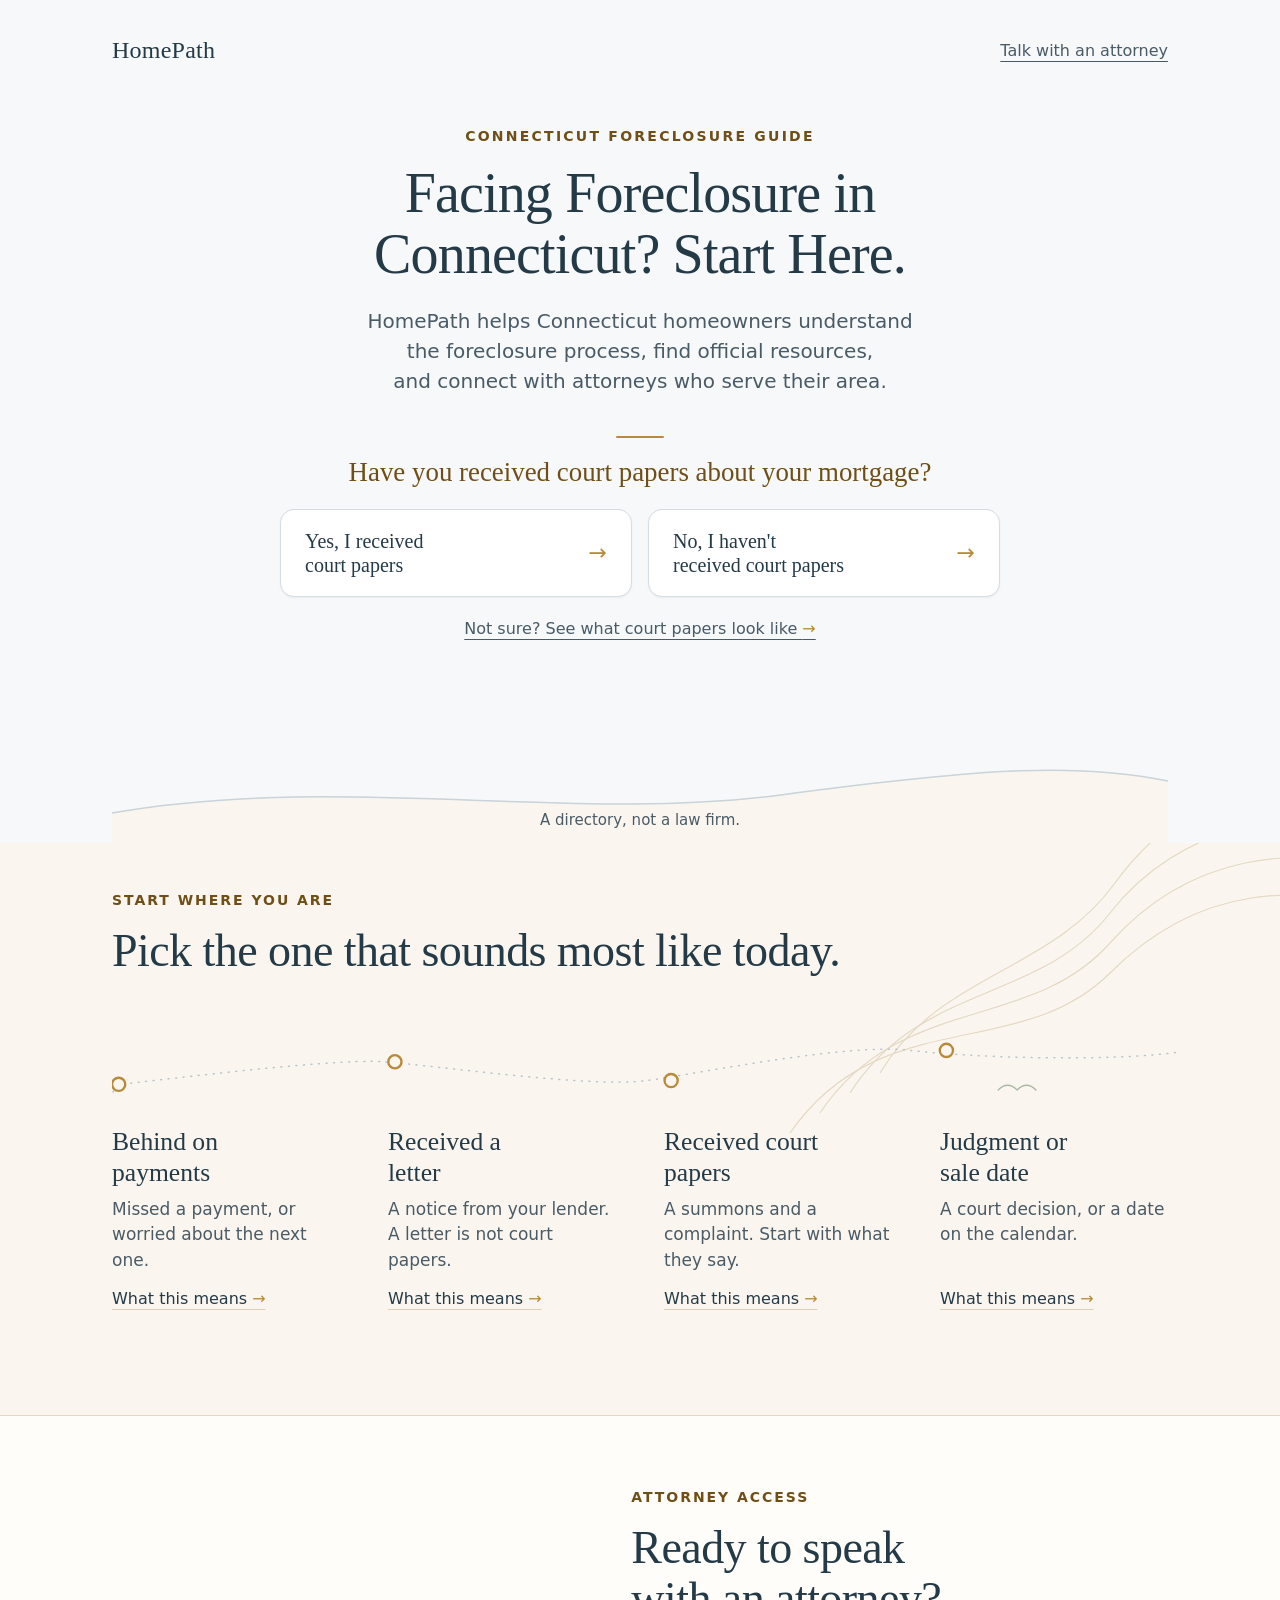
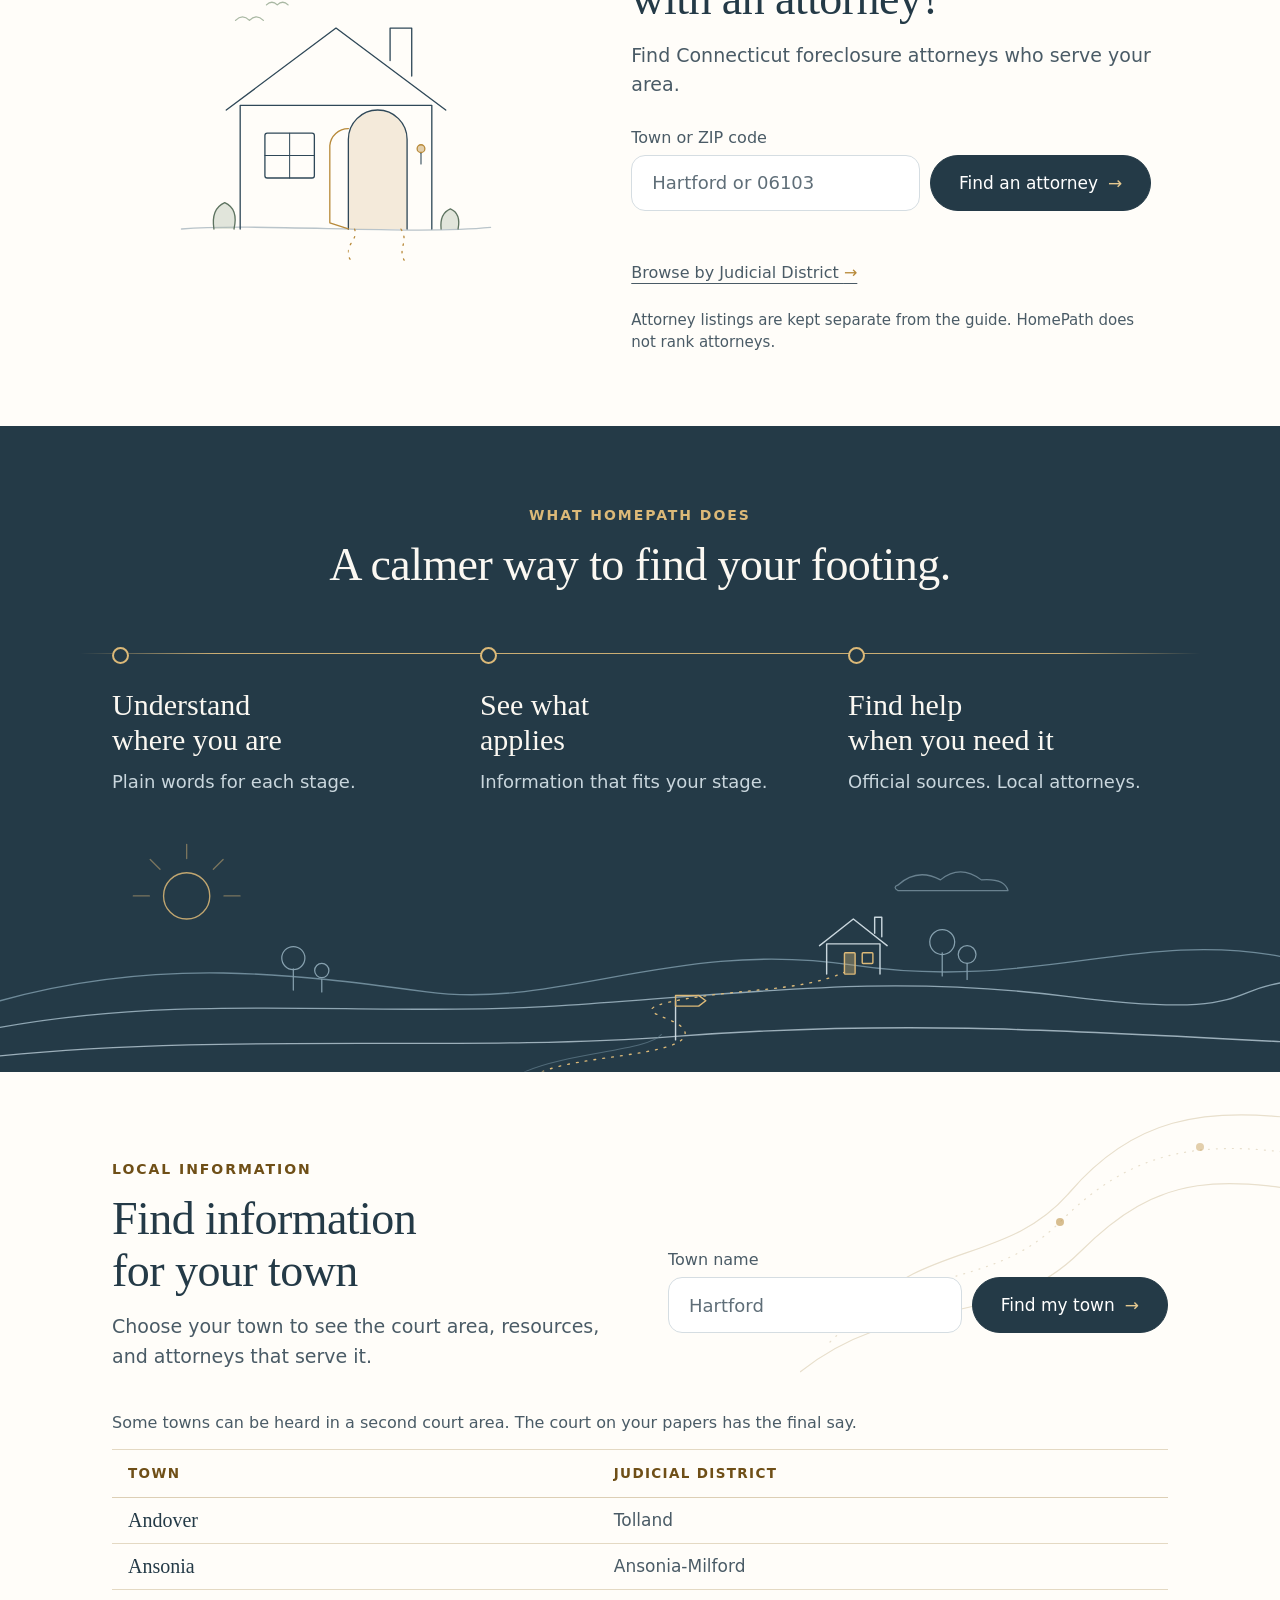
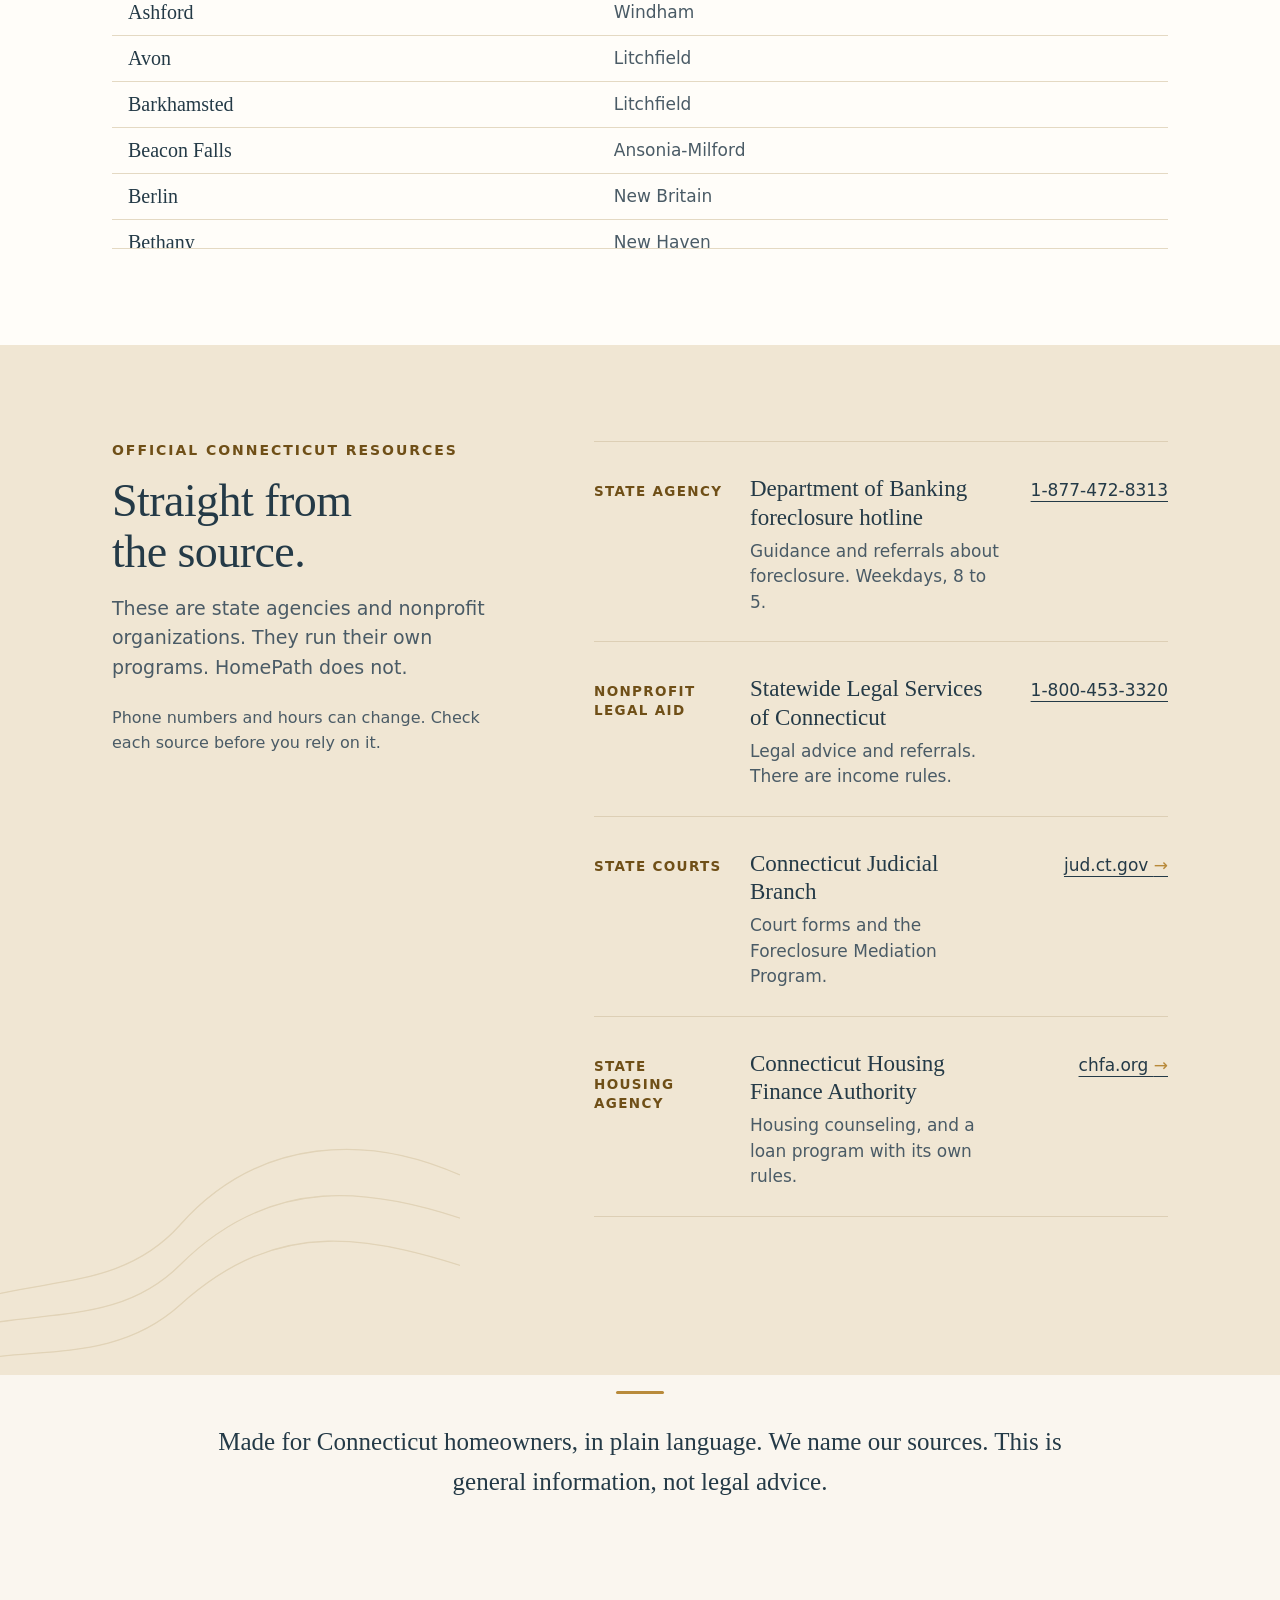
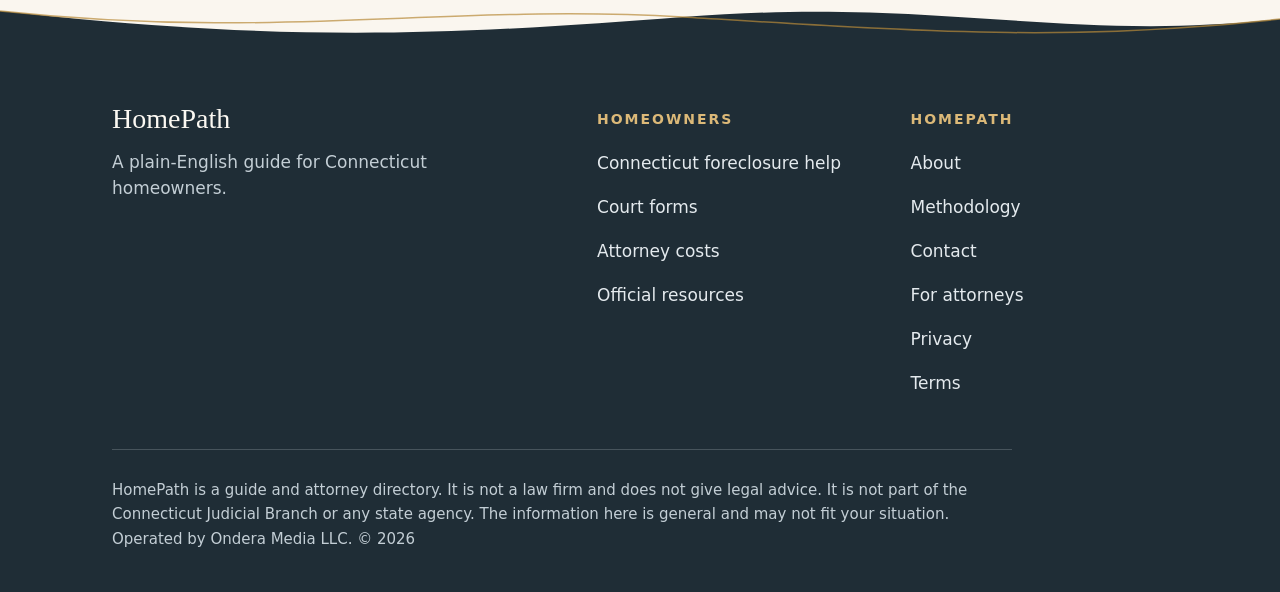
<file: final-v3/index.html>
<!doctype html>
<html lang="en">
<head>
<meta charset="utf-8">
<meta name="viewport" content="width=device-width, initial-scale=1">
<meta name="robots" content="noindex,nofollow">
<title>Connecticut Foreclosure Guide &amp; Attorney Help | HomePath</title>
<meta name="description" content="HomePath helps Connecticut homeowners understand the foreclosure process, find official resources, and connect with attorneys who serve their area.">
<script>(function(){var d=document.documentElement;d.className+=/[?&]static=1/.test(location.search)?' static':' js';})();</script>
<link rel="stylesheet" href="styles.css">
</head>
<body>

<div class="hero-shell">
<header>
  <a class="wordmark" href="#" aria-label="HomePath home">HomePath</a>
  <a class="talk" href="#directory">Talk with an attorney</a>
</header>

<main class="hero">
  <div class="stage">
    <p class="kicker rise" style="--d:0">Connecticut foreclosure guide</p>
    <h1 class="rise" style="--d:120">Facing Foreclosure in Connecticut? Start Here.</h1>
    <p class="sub rise" style="--d:260">HomePath helps Connecticut homeowners understand the foreclosure process, find official resources, and connect with attorneys who serve their area.</p>
    <p class="question rise" style="--d:420" id="q-papers">Have you received court papers about your mortgage?</p>

    <div class="choices" id="choices" role="group" aria-labelledby="q-papers">
      <button class="choice rise" style="--d:560" type="button" data-key="yes" aria-pressed="false"><span>Yes, I received<br>court papers</span><span class="arrow" aria-hidden="true">→</span></button>
      <button class="choice rise" style="--d:660" type="button" data-key="no" aria-pressed="false"><span>No, I haven't<br>received court papers</span><span class="arrow" aria-hidden="true">→</span></button>
    </div>

    <p class="unsure rise" style="--d:840"><a href="#">Not sure? See what court papers look like <span class="go-arrow" aria-hidden="true">→</span></a></p>

    <div class="next" id="next" hidden aria-live="polite">
      <p id="nextText"></p>
      <a class="go" id="nextGo" href="#start">Continue</a><button class="back" id="back" type="button">Change my answer</button>
      <p class="proto">Design preview. The next screen is not built yet.</p>
    </div>
  </div>
  <div class="hero-spacer"></div>
  <svg class="horizon" viewBox="0 0 1200 150" preserveAspectRatio="none" aria-hidden="true"><path d="M0 120 C 260 80, 520 130, 760 102 S 1100 70, 1200 88 L1200 150 L0 150 Z" fill="#faf6ef"/><path d="M0 120 C 260 80, 520 130, 760 102 S 1100 70, 1200 88" fill="none" stroke="#c9d3d9" stroke-width="1.5" vector-effect="non-scaling-stroke"/></svg>
  <p class="hero-foot">A directory, not a law firm.</p>
</main>
</div>

<!-- 2 START WHERE YOU ARE -->
<section class="start" id="start" aria-labelledby="start-h">
  <svg class="contour" style="right:-120px;top:-60px;width:620px;height:420px" fill="none" stroke="#e4d9c3" stroke-width="1.2" viewBox="0 0 620 420" aria-hidden="true"><path d="M40 330 C 120 210, 250 250, 330 160 S 520 60, 600 90"/><path d="M10 350 C 100 220, 240 280, 330 190 S 520 100, 620 130"/><path d="M70 310 C 140 200, 260 220, 330 130 S 520 20, 590 50"/><path d="M100 290 C 160 190, 270 190, 335 100 S 500 -20, 570 10"/></svg>
  <div class="wrap">
    <p class="eyebrow reveal">Start where you are</p>
    <h2 id="start-h" class="reveal" style="--i:1">Pick the one that sounds most like today.</h2>

    <div class="paths seq" data-io>
      <svg class="path-svg" fill="none" viewBox="0 0 1120 90" aria-hidden="true"><path d="M-10 82 C 6 80 -2 64 7 64 S 230 36 287 40 S 508 68 567 60 S 780 20 847 28 S 1060 40 1130 30" stroke="#b9c4ca" stroke-width="1.6" stroke-linecap="round" stroke-dasharray="1 7"/><g fill="#faf6ef" stroke="#b88a3a" stroke-width="2.5"><circle class="pt" style="--k:0" cx="7" cy="64" r="7"/><circle class="pt" style="--k:1" cx="300" cy="40" r="7"/><circle class="pt" style="--k:2" cx="593" cy="60" r="7"/><circle class="pt" style="--k:3" cx="885" cy="28" r="7"/></g><g class="drift slow" stroke="#a9b8a3" stroke-width="1.4" stroke-linecap="round"><path d="M940 70 q 10 -10 20 0 q 10 -10 20 0"/></g></svg>
      <ol class="stops">
        <li class="stop" style="--i:0"><a href="#"><h3>Behind on<br>payments</h3><p>Missed a payment, or worried about the next one.</p><span class="more">What this means <span class="go-arrow" aria-hidden="true">→</span></span></a></li>
        <li class="stop" style="--i:1"><a href="#"><h3>Received a<br>letter</h3><p>A notice from your lender. A letter is not court papers.</p><span class="more">What this means <span class="go-arrow" aria-hidden="true">→</span></span></a></li>
        <li class="stop" style="--i:2" id="court-papers"><a href="#"><h3>Received court<br>papers</h3><p>A summons and a complaint. Start with what they say.</p><span class="more">What this means <span class="go-arrow" aria-hidden="true">→</span></span></a></li>
        <li class="stop" style="--i:3"><a href="#"><h3>Judgment or<br>sale date</h3><p>A court decision, or a date on the calendar.</p><span class="more">What this means <span class="go-arrow" aria-hidden="true">→</span></span></a></li>
      </ol>
    </div>
  </div>
</section>

<!-- 3 ATTORNEY ACCESS -->
<section class="attorney" id="directory" aria-labelledby="att-h">
  <div class="wrap grid">
    <svg class="door reveal" fill="none" stroke="#2f4858" stroke-width="1.7" stroke-linecap="round" stroke-linejoin="round" viewBox="0 0 440 380" aria-hidden="true"><path d="M20 330 C 120 322 320 338 420 328" stroke="#b9c4ca"/>
<path d="M96 330 V170 H344 V330"/><path d="M78 176 L220 70 L362 176"/><path d="M290 112 V70 h28 v62"/>
<rect x="128" y="206" width="64" height="58" rx="3"/><path d="M160 206 v58 M128 235 h64" stroke-width="1.3"/>
<path d="M236 330 V214 a38 38 0 0 1 76 0 V330" fill="#b88a3a" fill-opacity=".16"/>
<path d="M236 330 L212 322 V222 a24 24 0 0 1 24 -22" stroke="#b88a3a"/>
<g class="pathline"><path d="M244 330 C 250 346 226 352 240 372 M304 330 C 316 348 296 356 312 376" stroke="#b88a3a" stroke-dasharray="2 8"/></g>
<path d="M330 232 v14" stroke-width="1.4"/><circle cx="330" cy="226" r="5" fill="#b88a3a" fill-opacity=".4" stroke="#b88a3a"/>
<g stroke="#5d7360"><path d="M62 330 q-4 -26 14 -34 q18 8 12 34" fill="#a9b8a3" fill-opacity=".35"/><path d="M356 330 q-2 -20 12 -26 q14 6 10 26" fill="#a9b8a3" fill-opacity=".35"/></g>
<g class="drift slow" stroke="#a9b8a3"><path d="M90 60 q9 -9 18 0 q9 -9 18 0"/><path d="M130 40 q7 -7 14 0 q7 -7 14 0"/></g></svg>
    <div class="reveal" style="--i:3">
      <p class="eyebrow">Attorney access</p>
      <h2 id="att-h">Ready to speak with an attorney?</h2>
      <p class="lede">Find Connecticut foreclosure attorneys who serve your area.</p>
      <form class="finder" id="finder" novalidate>
        <label for="loc">Town or ZIP code</label>
        <div class="field">
          <input id="loc" name="loc" type="text" inputmode="text" autocomplete="postal-code" placeholder="Hartford or 06103">
          <button class="btn" type="submit">Find an attorney <span class="go-arrow" aria-hidden="true">→</span></button>
        </div>
        <p class="finder-msg" id="finderMsg" role="status" aria-live="polite"></p>
        <a class="browse" href="#towns">Browse by Judicial District <span class="go-arrow" aria-hidden="true">→</span></a>
        <p class="sep-note">Attorney listings are kept separate from the guide. HomePath does not rank attorneys.</p>
      </form>
    </div>
  </div>
</section>

<!-- 4 A CALMER WAY -->
<section class="does" aria-labelledby="does-h">
  <div class="wrap">
    <p class="eyebrow reveal">What HomePath does</p>
    <h2 id="does-h" class="reveal" style="--i:1">A calmer way to find your footing.</h2>
    <div class="moments" data-io>
      <span class="line" aria-hidden="true"></span>
      <div class="moment" style="--k:0"><h3>Understand<br>where you are</h3><p>Plain words for each stage.</p></div>
      <div class="moment" style="--k:1"><h3>See what<br>applies</h3><p>Information that fits your stage.</p></div>
      <div class="moment" style="--k:2"><h3>Find help<br>when you need it</h3><p>Official sources. Local attorneys.</p></div>
    </div>
  </div>
  <div class="ls-wrap" data-io><svg class="landscape" fill="none" stroke-linecap="round" stroke-linejoin="round" viewBox="0 0 1440 280" preserveAspectRatio="xMidYMax slice" aria-hidden="true"><g class="drift" stroke="#dcb978" stroke-width="1.5" opacity=".85"><circle cx="210" cy="82" r="26"/><path d="M168 82 h-18 M252 82 h18 M210 40 v-16 M180 52 l-11 -11 M240 52 l11 -11" opacity=".55"/></g>
<g class="drift slow" stroke="#86a0ae" stroke-width="1.4" opacity=".7"><path d="M1010 70 q 22 -20 48 -6 q 22 -18 46 0 q 26 -2 30 12 h-124 q -6 -4 0 -6z"/></g>
<path d="M0 200 C 180 150 330 170 480 190 S 760 130 960 160 S 1280 120 1440 150" stroke="#6e8a99" stroke-width="1.5"/>
<path d="M0 230 C 220 190 420 220 640 205 S 1000 170 1200 195 S 1380 190 1440 180" stroke="#8fa6b3" stroke-width="1.5"/>
<path d="M0 262 C 260 236 520 258 760 240 S 1180 232 1440 246" stroke="#a9bcc7" stroke-width="1.5" opacity=".9"/>
<path d="M610 280 C 650 262 760 262 770 240 S 690 214 760 200 S 900 190 950 168" stroke="#dcb978" stroke-width="1.5" stroke-dasharray="2 8"/>
<path d="M590 280 C 640 258 730 256 744 238" stroke="#6e8a99" stroke-width="1.2" opacity=".6"/>
<g stroke="#c9d6dd" stroke-width="1.6"><path d="M930 170 v-34 h60 v34"/><path d="M922 138 L960 108 L998 138"/><path d="M984 124 v-18 h8 v22"/><rect x="950" y="146" width="12" height="24" rx="1" fill="#dcb978" fill-opacity=".35" stroke="#dcb978"/><rect x="970" y="146" width="12" height="12" rx="1" stroke="#dcb978"/></g>
<g stroke="#86a0ae" stroke-width="1.4"><path d="M1060 172 v-26"/><circle cx="1060" cy="134" r="14"/><path d="M1088 176 v-18"/><circle cx="1088" cy="148" r="10"/></g>
<g stroke="#86a0ae" stroke-width="1.4"><path d="M330 188 v-24"/><circle cx="330" cy="152" r="13"/><path d="M362 190 v-14"/><circle cx="362" cy="166" r="8"/></g>
<g stroke="#c9d6dd" stroke-width="1.6"><path d="M760 244 v-44"/><path d="M760 206 h26 l8 -6 l-8 -6 h-26z" stroke="#dcb978"/></g></svg></div>
</section>

<!-- 5 FIND INFORMATION FOR YOUR TOWN -->
<section class="towns" id="towns" aria-labelledby="towns-h">
  <svg class="contour" style="right:-80px;top:-30px;width:560px;height:360px" fill="none" stroke="#e8dfcc" stroke-width="1.2" viewBox="0 0 560 360" aria-hidden="true"><path d="M30 300 C 110 220, 190 250, 260 180 S 400 90, 540 120" stroke-dasharray="1 7" stroke-linecap="round"/><path d="M0 330 C 100 250, 200 290, 280 210 S 420 130, 560 160"/><path d="M60 270 C 130 200, 210 220, 270 150 S 400 60, 520 80"/><circle cx="260" cy="180" r="4" fill="#b88a3a" stroke="none" opacity=".55"/><circle cx="400" cy="105" r="4" fill="#b88a3a" stroke="none" opacity=".4"/></svg>
  <div class="wrap">
    <div class="towns-head">
      <div class="reveal">
        <p class="eyebrow">Local information</p>
        <h2 id="towns-h">Find information for your town</h2>
        <p class="lede">Choose your town to see the court area, resources, and attorneys that serve it.</p>
      </div>
      <form class="townfinder reveal" style="--i:2" id="townform" novalidate>
        <label for="town-q">Town name</label>
        <div class="field">
          <input id="town-q" type="text" list="town-list" autocomplete="off" placeholder="Hartford" aria-describedby="townMsg">
          <datalist id="town-list"><option value="Andover"><option value="Ansonia"><option value="Ashford"><option value="Avon"><option value="Barkhamsted"><option value="Beacon Falls"><option value="Berlin"><option value="Bethany"><option value="Bethel"><option value="Bethlehem"><option value="Bloomfield"><option value="Bolton"><option value="Bozrah"><option value="Branford"><option value="Bridgeport"><option value="Bridgewater"><option value="Bristol"><option value="Brookfield"><option value="Brooklyn"><option value="Burlington"><option value="Canaan"><option value="Canterbury"><option value="Canton"><option value="Chaplin"><option value="Cheshire"><option value="Chester"><option value="Clinton"><option value="Colchester"><option value="Colebrook"><option value="Columbia"><option value="Cornwall"><option value="Coventry"><option value="Cromwell"><option value="Danbury"><option value="Darien"><option value="Deep River"><option value="Derby"><option value="Durham"><option value="East Granby"><option value="East Haddam"><option value="East Hampton"><option value="East Hartford"><option value="East Haven"><option value="East Lyme"><option value="East Windsor"><option value="Eastford"><option value="Easton"><option value="Ellington"><option value="Enfield"><option value="Essex"><option value="Fairfield"><option value="Farmington"><option value="Franklin"><option value="Glastonbury"><option value="Goshen"><option value="Granby"><option value="Greenwich"><option value="Griswold"><option value="Groton"><option value="Guilford"><option value="Haddam"><option value="Hamden"><option value="Hampton"><option value="Hartford"><option value="Hartland"><option value="Harwinton"><option value="Hebron"><option value="Kent"><option value="Killingly"><option value="Killingworth"><option value="Lebanon"><option value="Ledyard"><option value="Lisbon"><option value="Litchfield"><option value="Lyme"><option value="Madison"><option value="Manchester"><option value="Mansfield"><option value="Marlborough"><option value="Meriden"><option value="Middlebury"><option value="Middlefield"><option value="Middletown"><option value="Milford"><option value="Monroe"><option value="Montville"><option value="Morris"><option value="Naugatuck"><option value="New Britain"><option value="New Canaan"><option value="New Fairfield"><option value="New Hartford"><option value="New Haven"><option value="New London"><option value="New Milford"><option value="Newington"><option value="Newtown"><option value="Norfolk"><option value="North Branford"><option value="North Canaan"><option value="North Haven"><option value="North Stonington"><option value="Norwalk"><option value="Norwich"><option value="Old Lyme"><option value="Old Saybrook"><option value="Orange"><option value="Oxford"><option value="Plainfield"><option value="Plainville"><option value="Plymouth"><option value="Pomfret"><option value="Portland"><option value="Preston"><option value="Prospect"><option value="Putnam"><option value="Redding"><option value="Ridgefield"><option value="Rocky Hill"><option value="Roxbury"><option value="Salem"><option value="Salisbury"><option value="Scotland"><option value="Seymour"><option value="Sharon"><option value="Shelton"><option value="Sherman"><option value="Simsbury"><option value="Somers"><option value="South Windsor"><option value="Southbury"><option value="Southington"><option value="Sprague"><option value="Stafford"><option value="Stamford"><option value="Sterling"><option value="Stonington"><option value="Stratford"><option value="Suffield"><option value="Thomaston"><option value="Thompson"><option value="Tolland"><option value="Torrington"><option value="Trumbull"><option value="Union"><option value="Vernon"><option value="Voluntown"><option value="Wallingford"><option value="Warren"><option value="Washington"><option value="Waterbury"><option value="Waterford"><option value="Watertown"><option value="West Hartford"><option value="West Haven"><option value="Westbrook"><option value="Weston"><option value="Westport"><option value="Wethersfield"><option value="Willington"><option value="Wilton"><option value="Winchester"><option value="Windham"><option value="Windsor"><option value="Windsor Locks"><option value="Wolcott"><option value="Woodbridge"><option value="Woodbury"><option value="Woodstock"></datalist>
          <button class="btn" type="submit">Find my town <span class="go-arrow" aria-hidden="true">→</span></button>
        </div>
        <p class="finder-msg" id="townMsg" role="status" aria-live="polite"></p>
      </form>
    </div>

    <p class="court-note reveal" style="--i:3">Some towns can be heard in a second court area. The court on your papers has the final say.</p>
    <div class="tbl-scroll reveal" style="--i:4" id="tblScroll" role="region" aria-label="Connecticut towns and their Judicial Districts. Scrollable." tabindex="0">
      <table class="tbl" id="tbl">
        <colgroup><col class="c1"><col></colgroup>
        <thead><tr><th scope="col">Town</th><th scope="col">Judicial District</th></tr></thead>
        <tbody>
<tr data-town="Andover"><td><a href="town-placeholder.html?town=andover">Andover</a></td><td>Tolland</td></tr>
<tr data-town="Ansonia"><td><a href="town-placeholder.html?town=ansonia">Ansonia</a></td><td>Ansonia-Milford</td></tr>
<tr data-town="Ashford"><td><a href="town-placeholder.html?town=ashford">Ashford</a></td><td>Windham</td></tr>
<tr data-town="Avon"><td><a href="town-placeholder.html?town=avon">Avon</a></td><td>Litchfield</td></tr>
<tr data-town="Barkhamsted"><td><a href="town-placeholder.html?town=barkhamsted">Barkhamsted</a></td><td>Litchfield</td></tr>
<tr data-town="Beacon Falls"><td><a href="town-placeholder.html?town=beacon-falls">Beacon Falls</a></td><td>Ansonia-Milford</td></tr>
<tr data-town="Berlin"><td><a href="town-placeholder.html?town=berlin">Berlin</a></td><td>New Britain</td></tr>
<tr data-town="Bethany"><td><a href="town-placeholder.html?town=bethany">Bethany</a></td><td>New Haven</td></tr>
<tr data-town="Bethel"><td><a href="town-placeholder.html?town=bethel">Bethel</a></td><td>Danbury</td></tr>
<tr data-town="Bethlehem"><td><a href="town-placeholder.html?town=bethlehem">Bethlehem</a></td><td>Litchfield</td></tr>
<tr data-town="Bloomfield"><td><a href="town-placeholder.html?town=bloomfield">Bloomfield</a></td><td>Hartford</td></tr>
<tr data-town="Bolton"><td><a href="town-placeholder.html?town=bolton">Bolton</a></td><td>Tolland</td></tr>
<tr data-town="Bozrah"><td><a href="town-placeholder.html?town=bozrah">Bozrah</a></td><td>New London</td></tr>
<tr data-town="Branford"><td><a href="town-placeholder.html?town=branford">Branford</a></td><td>New Haven</td></tr>
<tr data-town="Bridgeport"><td><a href="town-placeholder.html?town=bridgeport">Bridgeport</a></td><td>Bridgeport</td></tr>
<tr data-town="Bridgewater"><td><a href="town-placeholder.html?town=bridgewater">Bridgewater</a></td><td>Litchfield</td></tr>
<tr data-town="Bristol"><td><a href="town-placeholder.html?town=bristol">Bristol</a></td><td>New Britain</td></tr>
<tr data-town="Brookfield"><td><a href="town-placeholder.html?town=brookfield">Brookfield</a></td><td>Danbury</td></tr>
<tr data-town="Brooklyn"><td><a href="town-placeholder.html?town=brooklyn">Brooklyn</a></td><td>Windham</td></tr>
<tr data-town="Burlington"><td><a href="town-placeholder.html?town=burlington">Burlington</a></td><td>Litchfield</td></tr>
<tr data-town="Canaan"><td><a href="town-placeholder.html?town=canaan">Canaan</a></td><td>Litchfield</td></tr>
<tr data-town="Canterbury"><td><a href="town-placeholder.html?town=canterbury">Canterbury</a></td><td>Windham</td></tr>
<tr data-town="Canton"><td><a href="town-placeholder.html?town=canton">Canton</a></td><td>Litchfield</td></tr>
<tr data-town="Chaplin"><td><a href="town-placeholder.html?town=chaplin">Chaplin</a></td><td>Windham</td></tr>
<tr data-town="Cheshire"><td><a href="town-placeholder.html?town=cheshire">Cheshire</a></td><td>New Haven</td></tr>
<tr data-town="Chester"><td><a href="town-placeholder.html?town=chester">Chester</a></td><td>Middlesex</td></tr>
<tr data-town="Clinton"><td><a href="town-placeholder.html?town=clinton">Clinton</a></td><td>Middlesex</td></tr>
<tr data-town="Colchester"><td><a href="town-placeholder.html?town=colchester">Colchester</a></td><td>New London</td></tr>
<tr data-town="Colebrook"><td><a href="town-placeholder.html?town=colebrook">Colebrook</a></td><td>Litchfield</td></tr>
<tr data-town="Columbia"><td><a href="town-placeholder.html?town=columbia">Columbia</a></td><td>Tolland</td></tr>
<tr data-town="Cornwall"><td><a href="town-placeholder.html?town=cornwall">Cornwall</a></td><td>Litchfield</td></tr>
<tr data-town="Coventry"><td><a href="town-placeholder.html?town=coventry">Coventry</a></td><td>Tolland</td></tr>
<tr data-town="Cromwell"><td><a href="town-placeholder.html?town=cromwell">Cromwell</a></td><td>Middlesex</td></tr>
<tr data-town="Danbury"><td><a href="town-placeholder.html?town=danbury">Danbury</a></td><td>Danbury</td></tr>
<tr data-town="Darien"><td><a href="town-placeholder.html?town=darien">Darien</a></td><td>Stamford-Norwalk</td></tr>
<tr data-town="Deep River"><td><a href="town-placeholder.html?town=deep-river">Deep River</a></td><td>Middlesex</td></tr>
<tr data-town="Derby"><td><a href="town-placeholder.html?town=derby">Derby</a></td><td>Ansonia-Milford</td></tr>
<tr data-town="Durham"><td><a href="town-placeholder.html?town=durham">Durham</a></td><td>Middlesex</td></tr>
<tr data-town="East Granby"><td><a href="town-placeholder.html?town=east-granby">East Granby</a></td><td>Hartford</td></tr>
<tr data-town="East Haddam"><td><a href="town-placeholder.html?town=east-haddam">East Haddam</a></td><td>Middlesex</td></tr>
<tr data-town="East Hampton"><td><a href="town-placeholder.html?town=east-hampton">East Hampton</a></td><td>Middlesex</td></tr>
<tr data-town="East Hartford"><td><a href="town-placeholder.html?town=east-hartford">East Hartford</a></td><td>Hartford</td></tr>
<tr data-town="East Haven"><td><a href="town-placeholder.html?town=east-haven">East Haven</a></td><td>New Haven</td></tr>
<tr data-town="East Lyme"><td><a href="town-placeholder.html?town=east-lyme">East Lyme</a></td><td>New London</td></tr>
<tr data-town="East Windsor"><td><a href="town-placeholder.html?town=east-windsor">East Windsor</a></td><td>Hartford</td></tr>
<tr data-town="Eastford"><td><a href="town-placeholder.html?town=eastford">Eastford</a></td><td>Windham</td></tr>
<tr data-town="Easton"><td><a href="town-placeholder.html?town=easton">Easton</a></td><td>Bridgeport</td></tr>
<tr data-town="Ellington"><td><a href="town-placeholder.html?town=ellington">Ellington</a></td><td>Tolland</td></tr>
<tr data-town="Enfield"><td><a href="town-placeholder.html?town=enfield">Enfield</a></td><td>Hartford</td></tr>
<tr data-town="Essex"><td><a href="town-placeholder.html?town=essex">Essex</a></td><td>Middlesex</td></tr>
<tr data-town="Fairfield"><td><a href="town-placeholder.html?town=fairfield">Fairfield</a></td><td>Bridgeport</td></tr>
<tr data-town="Farmington"><td><a href="town-placeholder.html?town=farmington">Farmington</a></td><td>Litchfield</td></tr>
<tr data-town="Franklin"><td><a href="town-placeholder.html?town=franklin">Franklin</a></td><td>New London</td></tr>
<tr data-town="Glastonbury"><td><a href="town-placeholder.html?town=glastonbury">Glastonbury</a></td><td>Hartford</td></tr>
<tr data-town="Goshen"><td><a href="town-placeholder.html?town=goshen">Goshen</a></td><td>Litchfield</td></tr>
<tr data-town="Granby"><td><a href="town-placeholder.html?town=granby">Granby</a></td><td>Litchfield</td></tr>
<tr data-town="Greenwich"><td><a href="town-placeholder.html?town=greenwich">Greenwich</a></td><td>Stamford-Norwalk</td></tr>
<tr data-town="Griswold"><td><a href="town-placeholder.html?town=griswold">Griswold</a></td><td>New London</td></tr>
<tr data-town="Groton"><td><a href="town-placeholder.html?town=groton">Groton</a></td><td>New London</td></tr>
<tr data-town="Guilford"><td><a href="town-placeholder.html?town=guilford">Guilford</a></td><td>New Haven</td></tr>
<tr data-town="Haddam"><td><a href="town-placeholder.html?town=haddam">Haddam</a></td><td>Middlesex</td></tr>
<tr data-town="Hamden"><td><a href="town-placeholder.html?town=hamden">Hamden</a></td><td>New Haven</td></tr>
<tr data-town="Hampton"><td><a href="town-placeholder.html?town=hampton">Hampton</a></td><td>Windham</td></tr>
<tr data-town="Hartford"><td><a href="town-placeholder.html?town=hartford">Hartford</a></td><td>Hartford</td></tr>
<tr data-town="Hartland"><td><a href="town-placeholder.html?town=hartland">Hartland</a></td><td>Litchfield</td></tr>
<tr data-town="Harwinton"><td><a href="town-placeholder.html?town=harwinton">Harwinton</a></td><td>Litchfield</td></tr>
<tr data-town="Hebron"><td><a href="town-placeholder.html?town=hebron">Hebron</a></td><td>Tolland</td></tr>
<tr data-town="Kent"><td><a href="town-placeholder.html?town=kent">Kent</a></td><td>Litchfield</td></tr>
<tr data-town="Killingly"><td><a href="town-placeholder.html?town=killingly">Killingly</a></td><td>Windham</td></tr>
<tr data-town="Killingworth"><td><a href="town-placeholder.html?town=killingworth">Killingworth</a></td><td>Middlesex</td></tr>
<tr data-town="Lebanon"><td><a href="town-placeholder.html?town=lebanon">Lebanon</a></td><td>New London</td></tr>
<tr data-town="Ledyard"><td><a href="town-placeholder.html?town=ledyard">Ledyard</a></td><td>New London</td></tr>
<tr data-town="Lisbon"><td><a href="town-placeholder.html?town=lisbon">Lisbon</a></td><td>New London</td></tr>
<tr data-town="Litchfield"><td><a href="town-placeholder.html?town=litchfield">Litchfield</a></td><td>Litchfield</td></tr>
<tr data-town="Lyme"><td><a href="town-placeholder.html?town=lyme">Lyme</a></td><td>New London</td></tr>
<tr data-town="Madison"><td><a href="town-placeholder.html?town=madison">Madison</a></td><td>New Haven</td></tr>
<tr data-town="Manchester"><td><a href="town-placeholder.html?town=manchester">Manchester</a></td><td>Hartford</td></tr>
<tr data-town="Mansfield"><td><a href="town-placeholder.html?town=mansfield">Mansfield</a></td><td>Tolland</td></tr>
<tr data-town="Marlborough"><td><a href="town-placeholder.html?town=marlborough">Marlborough</a></td><td>Hartford</td></tr>
<tr data-town="Meriden"><td><a href="town-placeholder.html?town=meriden">Meriden</a></td><td>New Haven</td></tr>
<tr data-town="Middlebury"><td><a href="town-placeholder.html?town=middlebury">Middlebury</a></td><td>Waterbury</td></tr>
<tr data-town="Middlefield"><td><a href="town-placeholder.html?town=middlefield">Middlefield</a></td><td>Middlesex</td></tr>
<tr data-town="Middletown"><td><a href="town-placeholder.html?town=middletown">Middletown</a></td><td>Middlesex</td></tr>
<tr data-town="Milford"><td><a href="town-placeholder.html?town=milford">Milford</a></td><td>Ansonia-Milford</td></tr>
<tr data-town="Monroe"><td><a href="town-placeholder.html?town=monroe">Monroe</a></td><td>Bridgeport</td></tr>
<tr data-town="Montville"><td><a href="town-placeholder.html?town=montville">Montville</a></td><td>New London</td></tr>
<tr data-town="Morris"><td><a href="town-placeholder.html?town=morris">Morris</a></td><td>Litchfield</td></tr>
<tr data-town="Naugatuck"><td><a href="town-placeholder.html?town=naugatuck">Naugatuck</a></td><td>Waterbury</td></tr>
<tr data-town="New Britain"><td><a href="town-placeholder.html?town=new-britain">New Britain</a></td><td>New Britain</td></tr>
<tr data-town="New Canaan"><td><a href="town-placeholder.html?town=new-canaan">New Canaan</a></td><td>Stamford-Norwalk</td></tr>
<tr data-town="New Fairfield"><td><a href="town-placeholder.html?town=new-fairfield">New Fairfield</a></td><td>Danbury</td></tr>
<tr data-town="New Hartford"><td><a href="town-placeholder.html?town=new-hartford">New Hartford</a></td><td>Litchfield</td></tr>
<tr data-town="New Haven"><td><a href="town-placeholder.html?town=new-haven">New Haven</a></td><td>New Haven</td></tr>
<tr data-town="New London"><td><a href="town-placeholder.html?town=new-london">New London</a></td><td>New London</td></tr>
<tr data-town="New Milford"><td><a href="town-placeholder.html?town=new-milford">New Milford</a></td><td>Litchfield</td></tr>
<tr data-town="Newington"><td><a href="town-placeholder.html?town=newington">Newington</a></td><td>New Britain</td></tr>
<tr data-town="Newtown"><td><a href="town-placeholder.html?town=newtown">Newtown</a></td><td>Danbury</td></tr>
<tr data-town="Norfolk"><td><a href="town-placeholder.html?town=norfolk">Norfolk</a></td><td>Litchfield</td></tr>
<tr data-town="North Branford"><td><a href="town-placeholder.html?town=north-branford">North Branford</a></td><td>New Haven</td></tr>
<tr data-town="North Canaan"><td><a href="town-placeholder.html?town=north-canaan">North Canaan</a></td><td>Litchfield</td></tr>
<tr data-town="North Haven"><td><a href="town-placeholder.html?town=north-haven">North Haven</a></td><td>New Haven</td></tr>
<tr data-town="North Stonington"><td><a href="town-placeholder.html?town=north-stonington">North Stonington</a></td><td>New London</td></tr>
<tr data-town="Norwalk"><td><a href="town-placeholder.html?town=norwalk">Norwalk</a></td><td>Stamford-Norwalk</td></tr>
<tr data-town="Norwich"><td><a href="town-placeholder.html?town=norwich">Norwich</a></td><td>New London</td></tr>
<tr data-town="Old Lyme"><td><a href="town-placeholder.html?town=old-lyme">Old Lyme</a></td><td>New London</td></tr>
<tr data-town="Old Saybrook"><td><a href="town-placeholder.html?town=old-saybrook">Old Saybrook</a></td><td>Middlesex</td></tr>
<tr data-town="Orange"><td><a href="town-placeholder.html?town=orange">Orange</a></td><td>Ansonia-Milford</td></tr>
<tr data-town="Oxford"><td><a href="town-placeholder.html?town=oxford">Oxford</a></td><td>Ansonia-Milford</td></tr>
<tr data-town="Plainfield"><td><a href="town-placeholder.html?town=plainfield">Plainfield</a></td><td>Windham</td></tr>
<tr data-town="Plainville"><td><a href="town-placeholder.html?town=plainville">Plainville</a></td><td>New Britain</td></tr>
<tr data-town="Plymouth"><td><a href="town-placeholder.html?town=plymouth">Plymouth</a></td><td>New Britain</td></tr>
<tr data-town="Pomfret"><td><a href="town-placeholder.html?town=pomfret">Pomfret</a></td><td>Windham</td></tr>
<tr data-town="Portland"><td><a href="town-placeholder.html?town=portland">Portland</a></td><td>Middlesex</td></tr>
<tr data-town="Preston"><td><a href="town-placeholder.html?town=preston">Preston</a></td><td>New London</td></tr>
<tr data-town="Prospect"><td><a href="town-placeholder.html?town=prospect">Prospect</a></td><td>Waterbury</td></tr>
<tr data-town="Putnam"><td><a href="town-placeholder.html?town=putnam">Putnam</a></td><td>Windham</td></tr>
<tr data-town="Redding"><td><a href="town-placeholder.html?town=redding">Redding</a></td><td>Danbury</td></tr>
<tr data-town="Ridgefield"><td><a href="town-placeholder.html?town=ridgefield">Ridgefield</a></td><td>Danbury</td></tr>
<tr data-town="Rocky Hill"><td><a href="town-placeholder.html?town=rocky-hill">Rocky Hill</a></td><td>New Britain</td></tr>
<tr data-town="Roxbury"><td><a href="town-placeholder.html?town=roxbury">Roxbury</a></td><td>Litchfield</td></tr>
<tr data-town="Salem"><td><a href="town-placeholder.html?town=salem">Salem</a></td><td>New London</td></tr>
<tr data-town="Salisbury"><td><a href="town-placeholder.html?town=salisbury">Salisbury</a></td><td>Litchfield</td></tr>
<tr data-town="Scotland"><td><a href="town-placeholder.html?town=scotland">Scotland</a></td><td>Windham</td></tr>
<tr data-town="Seymour"><td><a href="town-placeholder.html?town=seymour">Seymour</a></td><td>Ansonia-Milford</td></tr>
<tr data-town="Sharon"><td><a href="town-placeholder.html?town=sharon">Sharon</a></td><td>Litchfield</td></tr>
<tr data-town="Shelton"><td><a href="town-placeholder.html?town=shelton">Shelton</a></td><td>Ansonia-Milford</td></tr>
<tr data-town="Sherman"><td><a href="town-placeholder.html?town=sherman">Sherman</a></td><td>Danbury</td></tr>
<tr data-town="Simsbury"><td><a href="town-placeholder.html?town=simsbury">Simsbury</a></td><td>Litchfield</td></tr>
<tr data-town="Somers"><td><a href="town-placeholder.html?town=somers">Somers</a></td><td>Tolland</td></tr>
<tr data-town="South Windsor"><td><a href="town-placeholder.html?town=south-windsor">South Windsor</a></td><td>Hartford</td></tr>
<tr data-town="Southbury"><td><a href="town-placeholder.html?town=southbury">Southbury</a></td><td>Waterbury</td></tr>
<tr data-town="Southington"><td><a href="town-placeholder.html?town=southington">Southington</a></td><td>New Britain</td></tr>
<tr data-town="Sprague"><td><a href="town-placeholder.html?town=sprague">Sprague</a></td><td>New London</td></tr>
<tr data-town="Stafford"><td><a href="town-placeholder.html?town=stafford">Stafford</a></td><td>Tolland</td></tr>
<tr data-town="Stamford"><td><a href="town-placeholder.html?town=stamford">Stamford</a></td><td>Stamford-Norwalk</td></tr>
<tr data-town="Sterling"><td><a href="town-placeholder.html?town=sterling">Sterling</a></td><td>Windham</td></tr>
<tr data-town="Stonington"><td><a href="town-placeholder.html?town=stonington">Stonington</a></td><td>New London</td></tr>
<tr data-town="Stratford"><td><a href="town-placeholder.html?town=stratford">Stratford</a></td><td>Bridgeport</td></tr>
<tr data-town="Suffield"><td><a href="town-placeholder.html?town=suffield">Suffield</a></td><td>Hartford</td></tr>
<tr data-town="Thomaston"><td><a href="town-placeholder.html?town=thomaston">Thomaston</a></td><td>Litchfield</td></tr>
<tr data-town="Thompson"><td><a href="town-placeholder.html?town=thompson">Thompson</a></td><td>Windham</td></tr>
<tr data-town="Tolland"><td><a href="town-placeholder.html?town=tolland">Tolland</a></td><td>Tolland</td></tr>
<tr data-town="Torrington"><td><a href="town-placeholder.html?town=torrington">Torrington</a></td><td>Litchfield</td></tr>
<tr data-town="Trumbull"><td><a href="town-placeholder.html?town=trumbull">Trumbull</a></td><td>Bridgeport</td></tr>
<tr data-town="Union"><td><a href="town-placeholder.html?town=union">Union</a></td><td>Tolland</td></tr>
<tr data-town="Vernon"><td><a href="town-placeholder.html?town=vernon">Vernon</a></td><td>Tolland</td></tr>
<tr data-town="Voluntown"><td><a href="town-placeholder.html?town=voluntown">Voluntown</a></td><td>New London</td></tr>
<tr data-town="Wallingford"><td><a href="town-placeholder.html?town=wallingford">Wallingford</a></td><td>New Haven</td></tr>
<tr data-town="Warren"><td><a href="town-placeholder.html?town=warren">Warren</a></td><td>Litchfield</td></tr>
<tr data-town="Washington"><td><a href="town-placeholder.html?town=washington">Washington</a></td><td>Litchfield</td></tr>
<tr data-town="Waterbury"><td><a href="town-placeholder.html?town=waterbury">Waterbury</a></td><td>Waterbury</td></tr>
<tr data-town="Waterford"><td><a href="town-placeholder.html?town=waterford">Waterford</a></td><td>New London</td></tr>
<tr data-town="Watertown"><td><a href="town-placeholder.html?town=watertown">Watertown</a></td><td>Waterbury</td></tr>
<tr data-town="West Hartford"><td><a href="town-placeholder.html?town=west-hartford">West Hartford</a></td><td>Hartford</td></tr>
<tr data-town="West Haven"><td><a href="town-placeholder.html?town=west-haven">West Haven</a></td><td>Ansonia-Milford</td></tr>
<tr data-town="Westbrook"><td><a href="town-placeholder.html?town=westbrook">Westbrook</a></td><td>Middlesex</td></tr>
<tr data-town="Weston"><td><a href="town-placeholder.html?town=weston">Weston</a></td><td>Stamford-Norwalk</td></tr>
<tr data-town="Westport"><td><a href="town-placeholder.html?town=westport">Westport</a></td><td>Stamford-Norwalk</td></tr>
<tr data-town="Wethersfield"><td><a href="town-placeholder.html?town=wethersfield">Wethersfield</a></td><td>New Britain</td></tr>
<tr data-town="Willington"><td><a href="town-placeholder.html?town=willington">Willington</a></td><td>Tolland</td></tr>
<tr data-town="Wilton"><td><a href="town-placeholder.html?town=wilton">Wilton</a></td><td>Stamford-Norwalk</td></tr>
<tr data-town="Winchester"><td><a href="town-placeholder.html?town=winchester">Winchester</a></td><td>Litchfield</td></tr>
<tr data-town="Windham"><td><a href="town-placeholder.html?town=windham">Windham</a></td><td>Windham</td></tr>
<tr data-town="Windsor"><td><a href="town-placeholder.html?town=windsor">Windsor</a></td><td>Hartford</td></tr>
<tr data-town="Windsor Locks"><td><a href="town-placeholder.html?town=windsor-locks">Windsor Locks</a></td><td>Hartford</td></tr>
<tr data-town="Wolcott"><td><a href="town-placeholder.html?town=wolcott">Wolcott</a></td><td>Waterbury</td></tr>
<tr data-town="Woodbridge"><td><a href="town-placeholder.html?town=woodbridge">Woodbridge</a></td><td>New Haven</td></tr>
<tr data-town="Woodbury"><td><a href="town-placeholder.html?town=woodbury">Woodbury</a></td><td>Waterbury</td></tr>
<tr data-town="Woodstock"><td><a href="town-placeholder.html?town=woodstock">Woodstock</a></td><td>Windham</td></tr>
        </tbody>
      </table>
      <p class="tbl-empty" id="tblEmpty" hidden>No town matches that. Check the spelling.</p>
    </div>
  </div>
</section>

<!-- 6 OFFICIAL CT RESOURCES -->
<section class="official" aria-labelledby="off-h">
  <svg class="contour" style="left:-160px;bottom:-120px;width:620px;height:420px" fill="none" stroke="#e1d3b7" stroke-width="1.3" viewBox="0 0 620 420" aria-hidden="true"><path d="M20 320 C 120 200, 250 280, 340 190 S 530 110, 640 150"/><path d="M0 360 C 110 230, 240 320, 340 230 S 530 160, 650 200"/><path d="M50 280 C 140 180, 260 240, 340 150 S 530 60, 620 100"/></svg>
  <div class="wrap grid">
    <div>
      <p class="eyebrow reveal">Official Connecticut resources</p>
      <h2 id="off-h" class="reveal" style="--i:1">Straight from the source.</h2>
      <p class="lede reveal" style="--i:2">These are state agencies and nonprofit organizations. They run their own programs. HomePath does not.</p>
      <p class="note reveal" style="--i:3">Phone numbers and hours can change. Check each source before you rely on it.</p>
    </div>
    <div>
      <ul class="rows">
        <li class="row reveal soft" style="--i:1"><div class="row-in">
          <span class="label">State agency</span>
          <div><h3>Department of Banking foreclosure hotline</h3><p>Guidance and referrals about foreclosure. Weekdays, 8 to 5.</p></div>
          <a class="contact" href="tel:+18774728313">1-877-472-8313</a>
        </div></li>
        <li class="row reveal soft" style="--i:2"><div class="row-in">
          <span class="label">Nonprofit legal aid</span>
          <div><h3>Statewide Legal Services of Connecticut</h3><p>Legal advice and referrals. There are income rules.</p></div>
          <a class="contact" href="tel:+18004533320">1-800-453-3320</a>
        </div></li>
        <li class="row reveal soft" style="--i:3"><div class="row-in">
          <span class="label">State courts</span>
          <div><h3>Connecticut Judicial Branch</h3><p>Court forms and the Foreclosure Mediation Program.</p></div>
          <a class="contact" href="#">jud.ct.gov <span class="go-arrow" aria-hidden="true">→</span></a>
        </div></li>
        <li class="row reveal soft" style="--i:4"><div class="row-in">
          <span class="label">State housing agency</span>
          <div><h3>Connecticut Housing Finance Authority</h3><p>Housing counseling, and a loan program with its own rules.</p></div>
          <a class="contact" href="#">chfa.org <span class="go-arrow" aria-hidden="true">→</span></a>
        </div></li>
      </ul>
      <p class="small reveal" style="--i:5"><a href="#">More official resources</a></p>
    </div>
  </div>
</section>

<!-- 7 TRUST -->
<section class="quiet" aria-label="About this guide">
  <div class="wrap reveal">
    <span class="rule" aria-hidden="true"></span>
    <p>Made for Connecticut homeowners, in plain language. We name our sources. This is general information, not legal advice.</p>
  </div>
</section>

<!-- 8 FOOTER (no entrance animation) -->
<footer>
  <svg class="foot-horizon" viewBox="0 0 1200 60" preserveAspectRatio="none" aria-hidden="true"><path d="M0 0 H1200 V30 C 1000 54 880 8 640 28 S 260 52 0 22 Z" fill="#faf6ef"/><path d="M0 22 C 260 52 420 14 640 28 S 1000 54 1200 30" fill="none" stroke="#b88a3a" stroke-opacity=".7" stroke-width="1.5" vector-effect="non-scaling-stroke"/></svg>
  <div class="wrap">
    <div class="foot-grid">
      <div>
        <a class="foot-mark" href="#">HomePath</a>
        <p class="foot-tag">A plain-English guide for Connecticut homeowners.</p>
      </div>
      <nav aria-label="Homeowners">
        <h2>Homeowners</h2>
        <ul>
          <li><a href="#">Connecticut foreclosure help</a></li>
          <li><a href="#">Court forms</a></li>
          <li><a href="#">Attorney costs</a></li>
          <li><a href="#">Official resources</a></li>
        </ul>
      </nav>
      <nav aria-label="HomePath">
        <h2>HomePath</h2>
        <ul>
          <li><a href="#">About</a></li>
          <li><a href="#">Methodology</a></li>
          <li><a href="#">Contact</a></li>
          <li><a href="#">For attorneys</a></li>
          <li><a href="#">Privacy</a></li>
          <li><a href="#">Terms</a></li>
        </ul>
      </nav>
    </div>
    <p class="disclosure">HomePath is a guide and attorney directory. It is not a law firm and does not give legal advice. It is not part of the Connecticut Judicial Branch or any state agency. The information here is general and may not fit your situation. Operated by Ondera Media LLC. © 2026</p>
  </div>
</footer>

<script src="towns.js"></script>
<script src="interactions.js"></script>
</body>
</html>
</file>
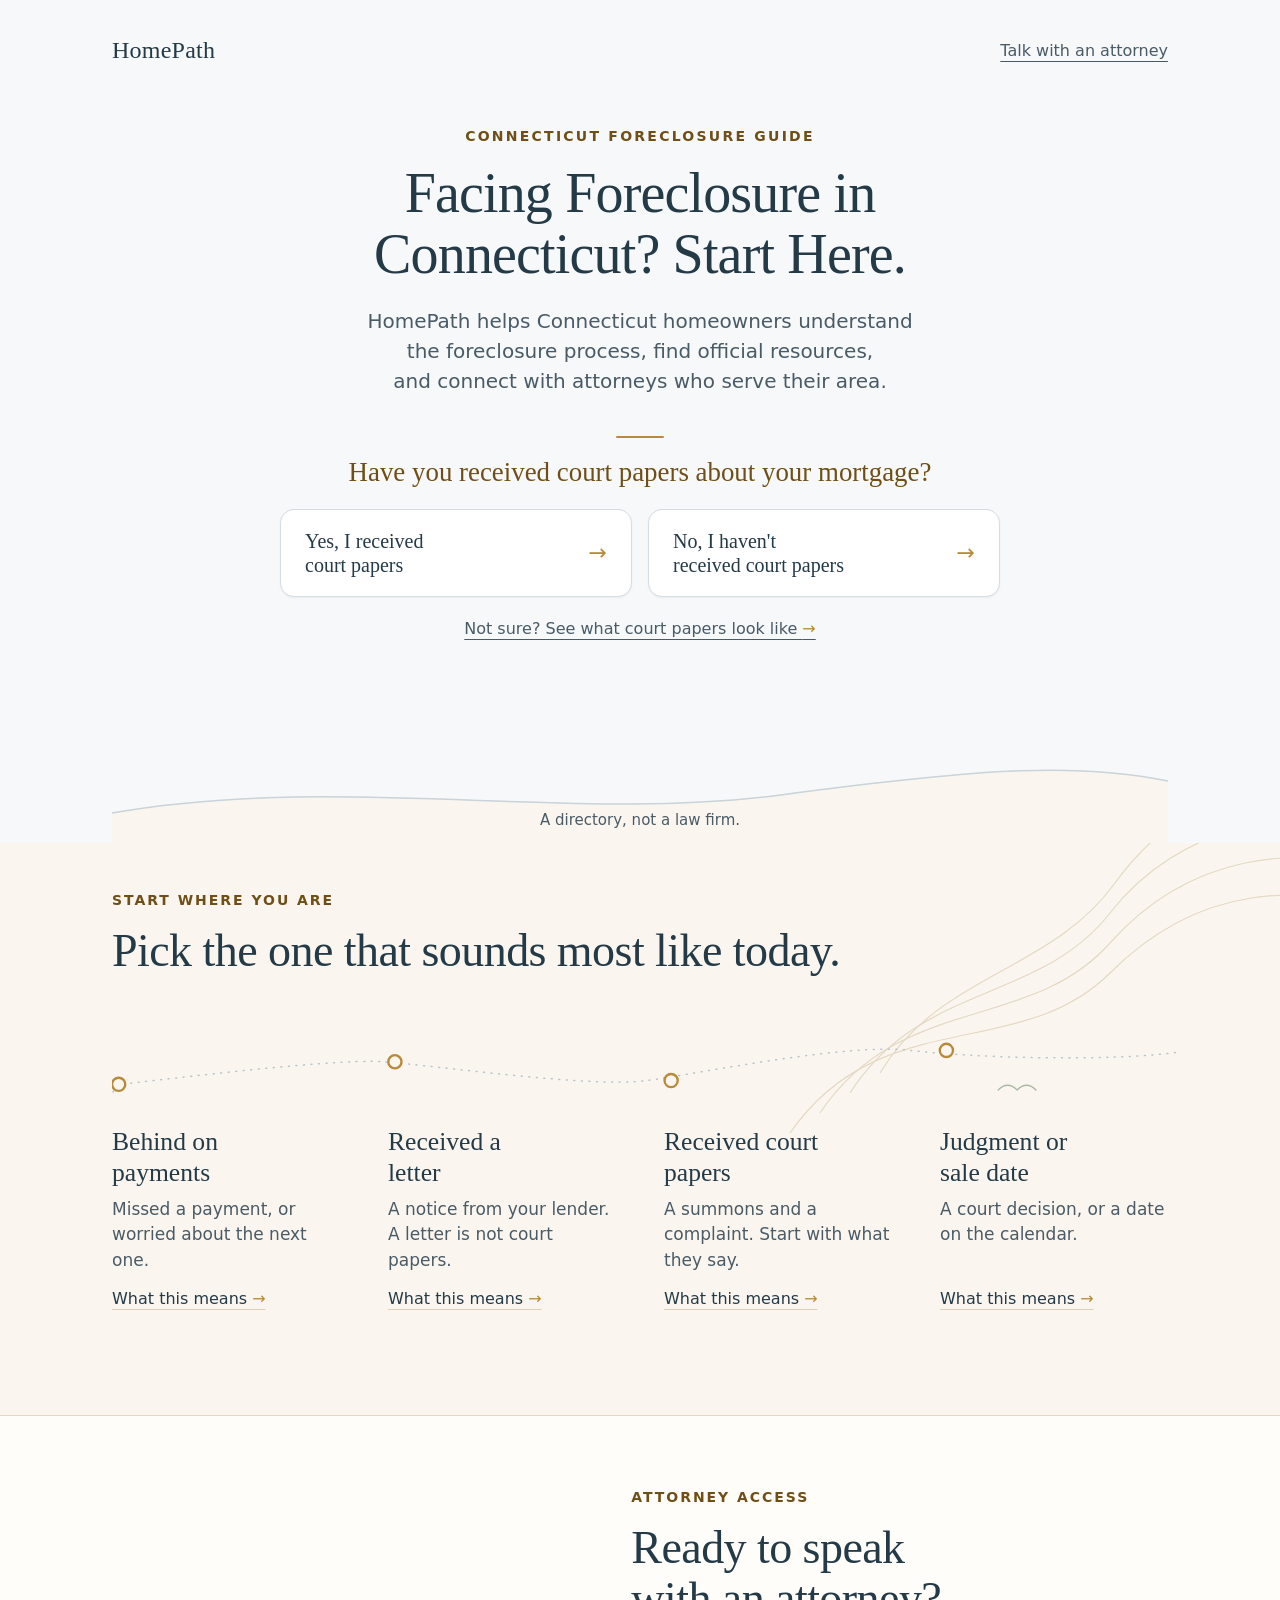
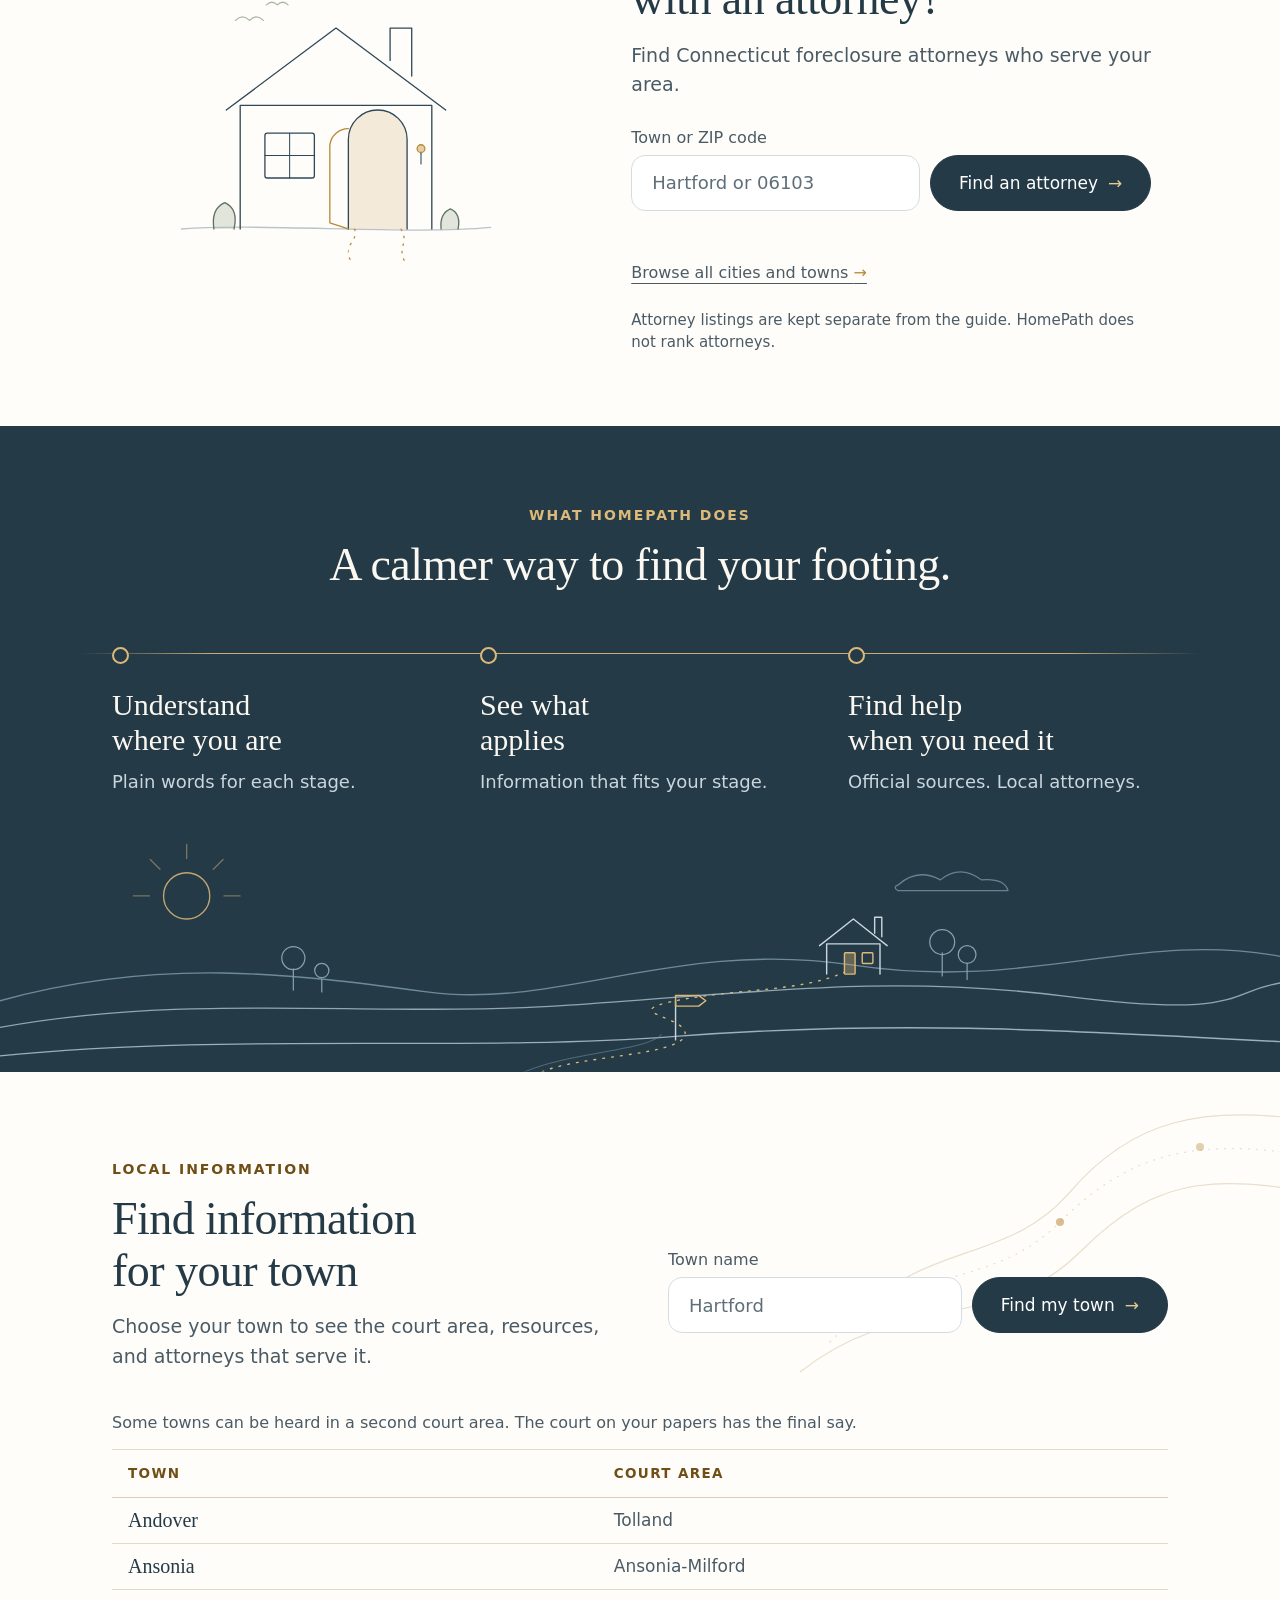
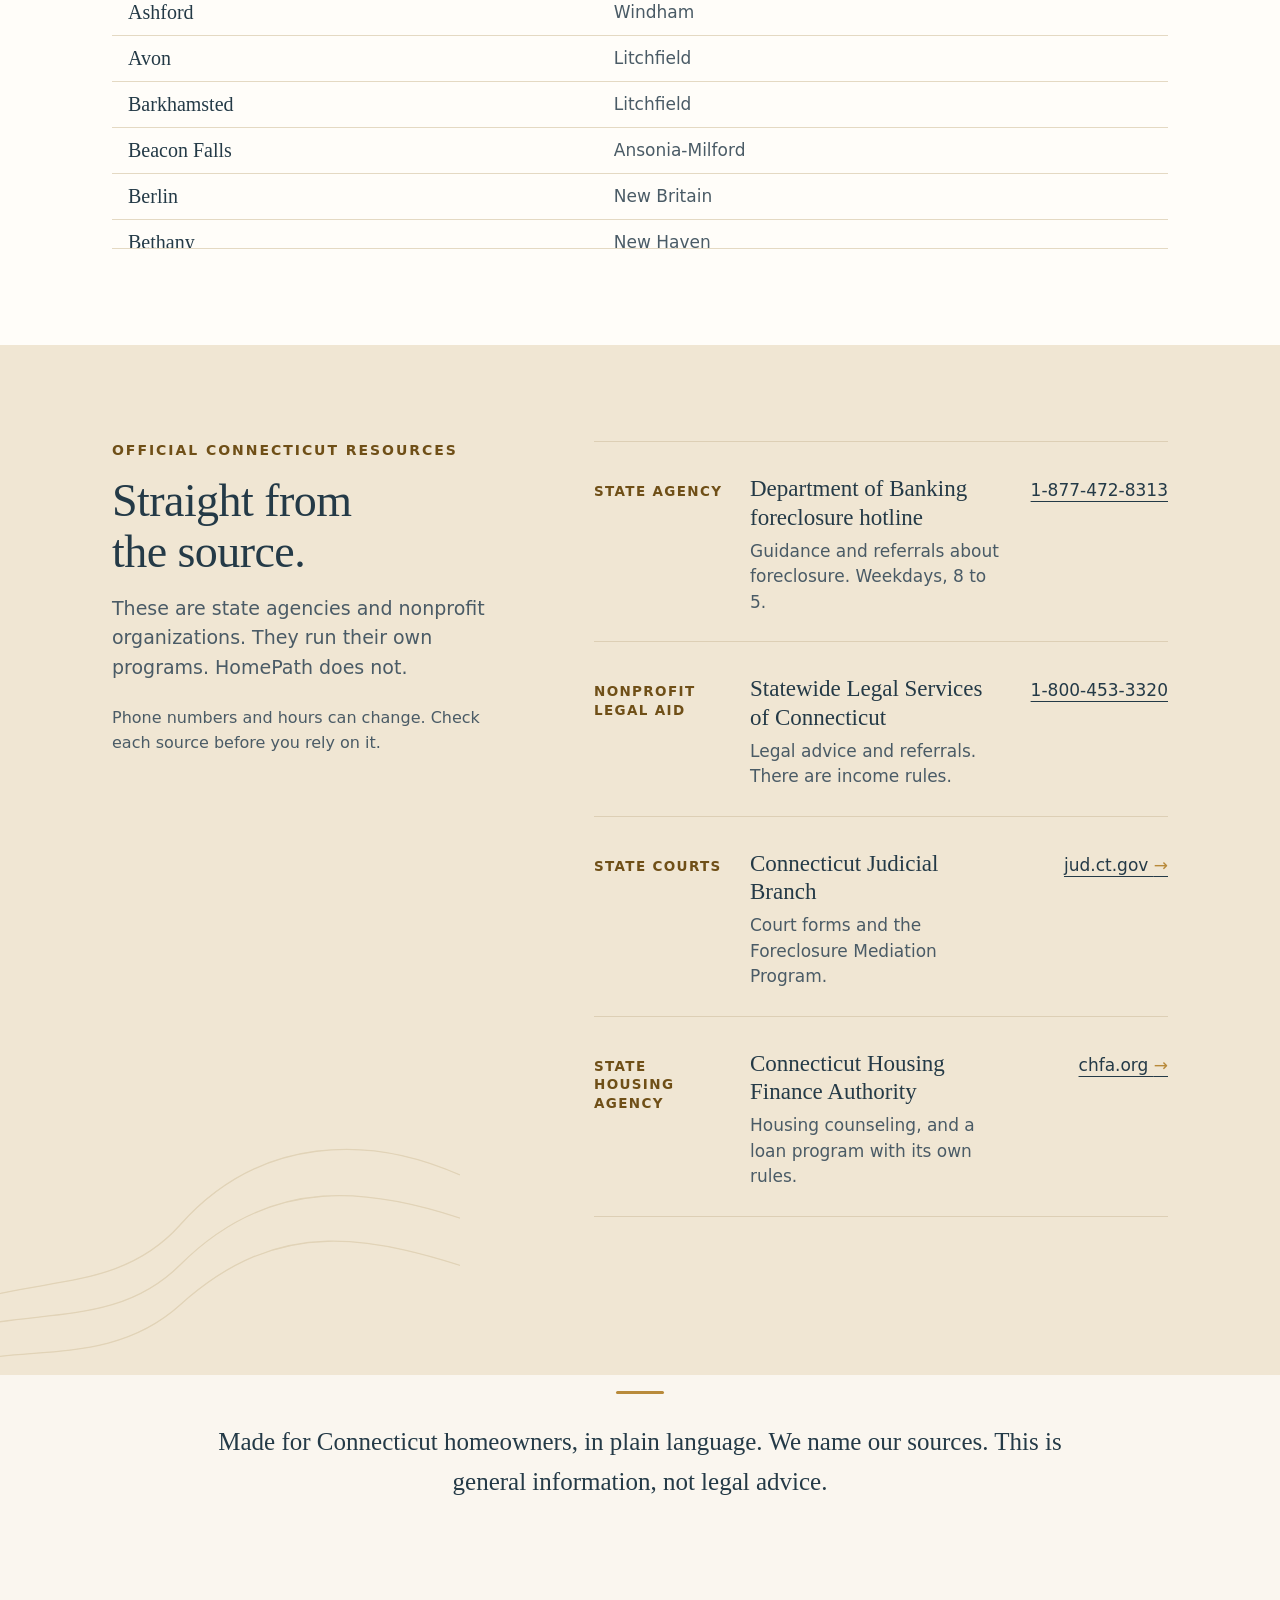
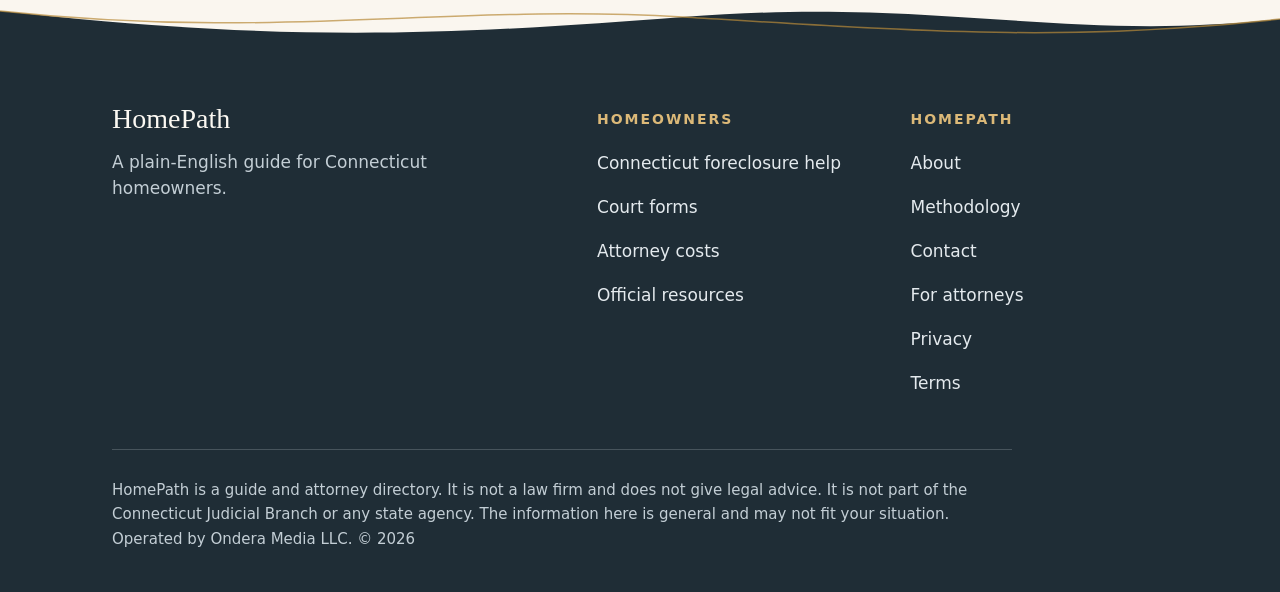
<file: final-v4/index.html>
<!doctype html>
<html lang="en">
<head>
<meta charset="utf-8">
<meta name="viewport" content="width=device-width, initial-scale=1">
<meta name="robots" content="noindex,nofollow">
<title>Connecticut Foreclosure Guide &amp; Attorney Help | HomePath</title>
<meta name="description" content="HomePath helps Connecticut homeowners understand the foreclosure process, find official resources, and connect with attorneys who serve their area.">
<script>(function(){var d=document.documentElement;d.className+=/[?&]static=1/.test(location.search)?' static':' js';})();</script>
<link rel="stylesheet" href="styles.css">
</head>
<body>

<div class="hero-shell">
<header>
  <a class="wordmark" href="#" aria-label="HomePath home">HomePath</a>
  <a class="talk" href="#directory">Talk with an attorney</a>
</header>

<main class="hero">
  <div class="stage">
    <p class="kicker rise" style="--d:0">Connecticut foreclosure guide</p>
    <h1 class="rise" style="--d:120">Facing Foreclosure in Connecticut? Start Here.</h1>
    <p class="sub rise" style="--d:260">HomePath helps Connecticut homeowners understand the foreclosure process, find official resources, and connect with attorneys who serve their area.</p>
    <p class="question rise" style="--d:420" id="q-papers">Have you received court papers about your mortgage?</p>

    <div class="choices" id="choices" role="group" aria-labelledby="q-papers">
      <button class="choice rise" style="--d:560" type="button" data-key="yes" aria-pressed="false"><span>Yes, I received<br>court papers</span><span class="arrow" aria-hidden="true">→</span></button>
      <button class="choice rise" style="--d:660" type="button" data-key="no" aria-pressed="false"><span>No, I haven't<br>received court papers</span><span class="arrow" aria-hidden="true">→</span></button>
    </div>

    <p class="unsure rise" style="--d:840"><a href="#">Not sure? See what court papers look like <span class="go-arrow" aria-hidden="true">→</span></a></p>

    <div class="next" id="next" hidden aria-live="polite">
      <p id="nextText"></p>
      <a class="go" id="nextGo" href="#start">Continue</a><button class="back" id="back" type="button">Change my answer</button>
      <p class="proto">Design preview. The next screen is not built yet.</p>
    </div>
  </div>
  <div class="hero-spacer"></div>
  <svg class="horizon" viewBox="0 0 1200 150" preserveAspectRatio="none" aria-hidden="true"><path d="M0 120 C 260 80, 520 130, 760 102 S 1100 70, 1200 88 L1200 150 L0 150 Z" fill="#faf6ef"/><path d="M0 120 C 260 80, 520 130, 760 102 S 1100 70, 1200 88" fill="none" stroke="#c9d3d9" stroke-width="1.5" vector-effect="non-scaling-stroke"/></svg>
  <p class="hero-foot">A directory, not a law firm.</p>
</main>
</div>

<!-- 2 START WHERE YOU ARE -->
<section class="start" id="start" aria-labelledby="start-h">
  <svg class="contour" style="right:-120px;top:-60px;width:620px;height:420px" fill="none" stroke="#e4d9c3" stroke-width="1.2" viewBox="0 0 620 420" aria-hidden="true"><path d="M40 330 C 120 210, 250 250, 330 160 S 520 60, 600 90"/><path d="M10 350 C 100 220, 240 280, 330 190 S 520 100, 620 130"/><path d="M70 310 C 140 200, 260 220, 330 130 S 520 20, 590 50"/><path d="M100 290 C 160 190, 270 190, 335 100 S 500 -20, 570 10"/></svg>
  <div class="wrap">
    <p class="eyebrow reveal">Start where you are</p>
    <h2 id="start-h" class="reveal" style="--i:1">Pick the one that sounds most like today.</h2>

    <div class="paths seq" data-io>
      <svg class="path-svg" fill="none" viewBox="0 0 1120 90" aria-hidden="true"><path d="M-10 82 C 6 80 -2 64 7 64 S 230 36 287 40 S 508 68 567 60 S 780 20 847 28 S 1060 40 1130 30" stroke="#b9c4ca" stroke-width="1.6" stroke-linecap="round" stroke-dasharray="1 7"/><g fill="#faf6ef" stroke="#b88a3a" stroke-width="2.5"><circle class="pt" style="--k:0" cx="7" cy="64" r="7"/><circle class="pt" style="--k:1" cx="300" cy="40" r="7"/><circle class="pt" style="--k:2" cx="593" cy="60" r="7"/><circle class="pt" style="--k:3" cx="885" cy="28" r="7"/></g><g class="drift slow" stroke="#a9b8a3" stroke-width="1.4" stroke-linecap="round"><path d="M940 70 q 10 -10 20 0 q 10 -10 20 0"/></g></svg>
      <ol class="stops">
        <li class="stop" style="--i:0"><a href="#"><h3>Behind on<br>payments</h3><p>Missed a payment, or worried about the next one.</p><span class="more">What this means <span class="go-arrow" aria-hidden="true">→</span></span></a></li>
        <li class="stop" style="--i:1"><a href="#"><h3>Received a<br>letter</h3><p>A notice from your lender. A letter is not court papers.</p><span class="more">What this means <span class="go-arrow" aria-hidden="true">→</span></span></a></li>
        <li class="stop" style="--i:2" id="court-papers"><a href="#"><h3>Received court<br>papers</h3><p>A summons and a complaint. Start with what they say.</p><span class="more">What this means <span class="go-arrow" aria-hidden="true">→</span></span></a></li>
        <li class="stop" style="--i:3"><a href="#"><h3>Judgment or<br>sale date</h3><p>A court decision, or a date on the calendar.</p><span class="more">What this means <span class="go-arrow" aria-hidden="true">→</span></span></a></li>
      </ol>
    </div>
  </div>
</section>

<!-- 3 ATTORNEY ACCESS -->
<section class="attorney" id="directory" aria-labelledby="att-h">
  <div class="wrap grid">
    <svg class="door reveal" fill="none" stroke="#2f4858" stroke-width="1.7" stroke-linecap="round" stroke-linejoin="round" viewBox="0 0 440 380" aria-hidden="true"><path d="M20 330 C 120 322 320 338 420 328" stroke="#b9c4ca"/>
<path d="M96 330 V170 H344 V330"/><path d="M78 176 L220 70 L362 176"/><path d="M290 112 V70 h28 v62"/>
<rect x="128" y="206" width="64" height="58" rx="3"/><path d="M160 206 v58 M128 235 h64" stroke-width="1.3"/>
<path d="M236 330 V214 a38 38 0 0 1 76 0 V330" fill="#b88a3a" fill-opacity=".16"/>
<path d="M236 330 L212 322 V222 a24 24 0 0 1 24 -22" stroke="#b88a3a"/>
<g class="pathline"><path d="M244 330 C 250 346 226 352 240 372 M304 330 C 316 348 296 356 312 376" stroke="#b88a3a" stroke-dasharray="2 8"/></g>
<path d="M330 232 v14" stroke-width="1.4"/><circle cx="330" cy="226" r="5" fill="#b88a3a" fill-opacity=".4" stroke="#b88a3a"/>
<g stroke="#5d7360"><path d="M62 330 q-4 -26 14 -34 q18 8 12 34" fill="#a9b8a3" fill-opacity=".35"/><path d="M356 330 q-2 -20 12 -26 q14 6 10 26" fill="#a9b8a3" fill-opacity=".35"/></g>
<g class="drift slow" stroke="#a9b8a3"><path d="M90 60 q9 -9 18 0 q9 -9 18 0"/><path d="M130 40 q7 -7 14 0 q7 -7 14 0"/></g></svg>
    <div class="reveal" style="--i:3">
      <p class="eyebrow">Attorney access</p>
      <h2 id="att-h">Ready to speak with an attorney?</h2>
      <p class="lede">Find Connecticut foreclosure attorneys who serve your area.</p>
      <form class="finder" id="finder" novalidate>
        <label for="loc">Town or ZIP code</label>
        <div class="field">
          <input id="loc" name="loc" type="text" inputmode="text" autocomplete="postal-code" placeholder="Hartford or 06103">
          <button class="btn" type="submit">Find an attorney <span class="go-arrow" aria-hidden="true">→</span></button>
        </div>
        <p class="finder-msg" id="finderMsg" role="status" aria-live="polite"></p>
        <a class="browse" href="#towns">Browse all cities and towns <span class="go-arrow" aria-hidden="true">→</span></a>
        <p class="sep-note">Attorney listings are kept separate from the guide. HomePath does not rank attorneys.</p>
      </form>
    </div>
  </div>
</section>

<!-- 4 A CALMER WAY -->
<section class="does" aria-labelledby="does-h">
  <div class="wrap">
    <p class="eyebrow reveal">What HomePath does</p>
    <h2 id="does-h" class="reveal" style="--i:1">A calmer way to find your footing.</h2>
    <div class="moments" data-io>
      <span class="line" aria-hidden="true"></span>
      <div class="moment" style="--k:0"><h3>Understand<br>where you are</h3><p>Plain words for each stage.</p></div>
      <div class="moment" style="--k:1"><h3>See what<br>applies</h3><p>Information that fits your stage.</p></div>
      <div class="moment" style="--k:2"><h3>Find help<br>when you need it</h3><p>Official sources. Local attorneys.</p></div>
    </div>
  </div>
  <div class="ls-wrap" data-io><svg class="landscape" fill="none" stroke-linecap="round" stroke-linejoin="round" viewBox="0 0 1440 280" preserveAspectRatio="xMidYMax slice" aria-hidden="true"><g class="drift" stroke="#dcb978" stroke-width="1.5" opacity=".85"><circle cx="210" cy="82" r="26"/><path d="M168 82 h-18 M252 82 h18 M210 40 v-16 M180 52 l-11 -11 M240 52 l11 -11" opacity=".55"/></g>
<g class="drift slow" stroke="#86a0ae" stroke-width="1.4" opacity=".7"><path d="M1010 70 q 22 -20 48 -6 q 22 -18 46 0 q 26 -2 30 12 h-124 q -6 -4 0 -6z"/></g>
<path d="M0 200 C 180 150 330 170 480 190 S 760 130 960 160 S 1280 120 1440 150" stroke="#6e8a99" stroke-width="1.5"/>
<path d="M0 230 C 220 190 420 220 640 205 S 1000 170 1200 195 S 1380 190 1440 180" stroke="#8fa6b3" stroke-width="1.5"/>
<path d="M0 262 C 260 236 520 258 760 240 S 1180 232 1440 246" stroke="#a9bcc7" stroke-width="1.5" opacity=".9"/>
<path d="M610 280 C 650 262 760 262 770 240 S 690 214 760 200 S 900 190 950 168" stroke="#dcb978" stroke-width="1.5" stroke-dasharray="2 8"/>
<path d="M590 280 C 640 258 730 256 744 238" stroke="#6e8a99" stroke-width="1.2" opacity=".6"/>
<g stroke="#c9d6dd" stroke-width="1.6"><path d="M930 170 v-34 h60 v34"/><path d="M922 138 L960 108 L998 138"/><path d="M984 124 v-18 h8 v22"/><rect x="950" y="146" width="12" height="24" rx="1" fill="#dcb978" fill-opacity=".35" stroke="#dcb978"/><rect x="970" y="146" width="12" height="12" rx="1" stroke="#dcb978"/></g>
<g stroke="#86a0ae" stroke-width="1.4"><path d="M1060 172 v-26"/><circle cx="1060" cy="134" r="14"/><path d="M1088 176 v-18"/><circle cx="1088" cy="148" r="10"/></g>
<g stroke="#86a0ae" stroke-width="1.4"><path d="M330 188 v-24"/><circle cx="330" cy="152" r="13"/><path d="M362 190 v-14"/><circle cx="362" cy="166" r="8"/></g>
<g stroke="#c9d6dd" stroke-width="1.6"><path d="M760 244 v-44"/><path d="M760 206 h26 l8 -6 l-8 -6 h-26z" stroke="#dcb978"/></g></svg></div>
</section>

<!-- 5 FIND INFORMATION FOR YOUR TOWN -->
<section class="towns" id="towns" aria-labelledby="towns-h">
  <svg class="contour" style="right:-80px;top:-30px;width:560px;height:360px" fill="none" stroke="#e8dfcc" stroke-width="1.2" viewBox="0 0 560 360" aria-hidden="true"><path d="M30 300 C 110 220, 190 250, 260 180 S 400 90, 540 120" stroke-dasharray="1 7" stroke-linecap="round"/><path d="M0 330 C 100 250, 200 290, 280 210 S 420 130, 560 160"/><path d="M60 270 C 130 200, 210 220, 270 150 S 400 60, 520 80"/><circle cx="260" cy="180" r="4" fill="#b88a3a" stroke="none" opacity=".55"/><circle cx="400" cy="105" r="4" fill="#b88a3a" stroke="none" opacity=".4"/></svg>
  <div class="wrap">
    <div class="towns-head">
      <div class="reveal">
        <p class="eyebrow">Local information</p>
        <h2 id="towns-h">Find information for your town</h2>
        <p class="lede">Choose your town to see the court area, resources, and attorneys that serve it.</p>
      </div>
      <form class="townfinder reveal" style="--i:2" id="townform" novalidate>
        <label for="town-q">Town name</label>
        <div class="field">
          <input id="town-q" type="text" list="town-list" autocomplete="off" placeholder="Hartford" aria-describedby="townMsg">
          <datalist id="town-list"><option value="Andover"><option value="Ansonia"><option value="Ashford"><option value="Avon"><option value="Barkhamsted"><option value="Beacon Falls"><option value="Berlin"><option value="Bethany"><option value="Bethel"><option value="Bethlehem"><option value="Bloomfield"><option value="Bolton"><option value="Bozrah"><option value="Branford"><option value="Bridgeport"><option value="Bridgewater"><option value="Bristol"><option value="Brookfield"><option value="Brooklyn"><option value="Burlington"><option value="Canaan"><option value="Canterbury"><option value="Canton"><option value="Chaplin"><option value="Cheshire"><option value="Chester"><option value="Clinton"><option value="Colchester"><option value="Colebrook"><option value="Columbia"><option value="Cornwall"><option value="Coventry"><option value="Cromwell"><option value="Danbury"><option value="Darien"><option value="Deep River"><option value="Derby"><option value="Durham"><option value="East Granby"><option value="East Haddam"><option value="East Hampton"><option value="East Hartford"><option value="East Haven"><option value="East Lyme"><option value="East Windsor"><option value="Eastford"><option value="Easton"><option value="Ellington"><option value="Enfield"><option value="Essex"><option value="Fairfield"><option value="Farmington"><option value="Franklin"><option value="Glastonbury"><option value="Goshen"><option value="Granby"><option value="Greenwich"><option value="Griswold"><option value="Groton"><option value="Guilford"><option value="Haddam"><option value="Hamden"><option value="Hampton"><option value="Hartford"><option value="Hartland"><option value="Harwinton"><option value="Hebron"><option value="Kent"><option value="Killingly"><option value="Killingworth"><option value="Lebanon"><option value="Ledyard"><option value="Lisbon"><option value="Litchfield"><option value="Lyme"><option value="Madison"><option value="Manchester"><option value="Mansfield"><option value="Marlborough"><option value="Meriden"><option value="Middlebury"><option value="Middlefield"><option value="Middletown"><option value="Milford"><option value="Monroe"><option value="Montville"><option value="Morris"><option value="Naugatuck"><option value="New Britain"><option value="New Canaan"><option value="New Fairfield"><option value="New Hartford"><option value="New Haven"><option value="New London"><option value="New Milford"><option value="Newington"><option value="Newtown"><option value="Norfolk"><option value="North Branford"><option value="North Canaan"><option value="North Haven"><option value="North Stonington"><option value="Norwalk"><option value="Norwich"><option value="Old Lyme"><option value="Old Saybrook"><option value="Orange"><option value="Oxford"><option value="Plainfield"><option value="Plainville"><option value="Plymouth"><option value="Pomfret"><option value="Portland"><option value="Preston"><option value="Prospect"><option value="Putnam"><option value="Redding"><option value="Ridgefield"><option value="Rocky Hill"><option value="Roxbury"><option value="Salem"><option value="Salisbury"><option value="Scotland"><option value="Seymour"><option value="Sharon"><option value="Shelton"><option value="Sherman"><option value="Simsbury"><option value="Somers"><option value="South Windsor"><option value="Southbury"><option value="Southington"><option value="Sprague"><option value="Stafford"><option value="Stamford"><option value="Sterling"><option value="Stonington"><option value="Stratford"><option value="Suffield"><option value="Thomaston"><option value="Thompson"><option value="Tolland"><option value="Torrington"><option value="Trumbull"><option value="Union"><option value="Vernon"><option value="Voluntown"><option value="Wallingford"><option value="Warren"><option value="Washington"><option value="Waterbury"><option value="Waterford"><option value="Watertown"><option value="West Hartford"><option value="West Haven"><option value="Westbrook"><option value="Weston"><option value="Westport"><option value="Wethersfield"><option value="Willington"><option value="Wilton"><option value="Winchester"><option value="Windham"><option value="Windsor"><option value="Windsor Locks"><option value="Wolcott"><option value="Woodbridge"><option value="Woodbury"><option value="Woodstock"></datalist>
          <button class="btn" type="submit">Find my town <span class="go-arrow" aria-hidden="true">→</span></button>
        </div>
        <p class="finder-msg" id="townMsg" role="status" aria-live="polite"></p>
      </form>
    </div>

    <p class="court-note reveal" style="--i:3">Some towns can be heard in a second court area. The court on your papers has the final say.</p>
    <div class="tbl-scroll reveal" style="--i:4" id="tblScroll" role="region" aria-label="Connecticut towns and their court areas. Scrollable." tabindex="0">
      <table class="tbl" id="tbl">
        <colgroup><col class="c1"><col></colgroup>
        <thead><tr><th scope="col">Town</th><th scope="col">Court area</th></tr></thead>
        <tbody>
<tr data-town="Andover"><td><a href="town-placeholder.html?town=andover">Andover</a></td><td>Tolland</td></tr>
<tr data-town="Ansonia"><td><a href="town-placeholder.html?town=ansonia">Ansonia</a></td><td>Ansonia-Milford</td></tr>
<tr data-town="Ashford"><td><a href="town-placeholder.html?town=ashford">Ashford</a></td><td>Windham</td></tr>
<tr data-town="Avon"><td><a href="town-placeholder.html?town=avon">Avon</a></td><td>Litchfield</td></tr>
<tr data-town="Barkhamsted"><td><a href="town-placeholder.html?town=barkhamsted">Barkhamsted</a></td><td>Litchfield</td></tr>
<tr data-town="Beacon Falls"><td><a href="town-placeholder.html?town=beacon-falls">Beacon Falls</a></td><td>Ansonia-Milford</td></tr>
<tr data-town="Berlin"><td><a href="town-placeholder.html?town=berlin">Berlin</a></td><td>New Britain</td></tr>
<tr data-town="Bethany"><td><a href="town-placeholder.html?town=bethany">Bethany</a></td><td>New Haven</td></tr>
<tr data-town="Bethel"><td><a href="town-placeholder.html?town=bethel">Bethel</a></td><td>Danbury</td></tr>
<tr data-town="Bethlehem"><td><a href="town-placeholder.html?town=bethlehem">Bethlehem</a></td><td>Litchfield</td></tr>
<tr data-town="Bloomfield"><td><a href="town-placeholder.html?town=bloomfield">Bloomfield</a></td><td>Hartford</td></tr>
<tr data-town="Bolton"><td><a href="town-placeholder.html?town=bolton">Bolton</a></td><td>Tolland</td></tr>
<tr data-town="Bozrah"><td><a href="town-placeholder.html?town=bozrah">Bozrah</a></td><td>New London</td></tr>
<tr data-town="Branford"><td><a href="town-placeholder.html?town=branford">Branford</a></td><td>New Haven</td></tr>
<tr data-town="Bridgeport"><td><a href="town-placeholder.html?town=bridgeport">Bridgeport</a></td><td>Bridgeport</td></tr>
<tr data-town="Bridgewater"><td><a href="town-placeholder.html?town=bridgewater">Bridgewater</a></td><td>Litchfield</td></tr>
<tr data-town="Bristol"><td><a href="town-placeholder.html?town=bristol">Bristol</a></td><td>New Britain</td></tr>
<tr data-town="Brookfield"><td><a href="town-placeholder.html?town=brookfield">Brookfield</a></td><td>Danbury</td></tr>
<tr data-town="Brooklyn"><td><a href="town-placeholder.html?town=brooklyn">Brooklyn</a></td><td>Windham</td></tr>
<tr data-town="Burlington"><td><a href="town-placeholder.html?town=burlington">Burlington</a></td><td>Litchfield</td></tr>
<tr data-town="Canaan"><td><a href="town-placeholder.html?town=canaan">Canaan</a></td><td>Litchfield</td></tr>
<tr data-town="Canterbury"><td><a href="town-placeholder.html?town=canterbury">Canterbury</a></td><td>Windham</td></tr>
<tr data-town="Canton"><td><a href="town-placeholder.html?town=canton">Canton</a></td><td>Litchfield</td></tr>
<tr data-town="Chaplin"><td><a href="town-placeholder.html?town=chaplin">Chaplin</a></td><td>Windham</td></tr>
<tr data-town="Cheshire"><td><a href="town-placeholder.html?town=cheshire">Cheshire</a></td><td>New Haven</td></tr>
<tr data-town="Chester"><td><a href="town-placeholder.html?town=chester">Chester</a></td><td>Middlesex</td></tr>
<tr data-town="Clinton"><td><a href="town-placeholder.html?town=clinton">Clinton</a></td><td>Middlesex</td></tr>
<tr data-town="Colchester"><td><a href="town-placeholder.html?town=colchester">Colchester</a></td><td>New London</td></tr>
<tr data-town="Colebrook"><td><a href="town-placeholder.html?town=colebrook">Colebrook</a></td><td>Litchfield</td></tr>
<tr data-town="Columbia"><td><a href="town-placeholder.html?town=columbia">Columbia</a></td><td>Tolland</td></tr>
<tr data-town="Cornwall"><td><a href="town-placeholder.html?town=cornwall">Cornwall</a></td><td>Litchfield</td></tr>
<tr data-town="Coventry"><td><a href="town-placeholder.html?town=coventry">Coventry</a></td><td>Tolland</td></tr>
<tr data-town="Cromwell"><td><a href="town-placeholder.html?town=cromwell">Cromwell</a></td><td>Middlesex</td></tr>
<tr data-town="Danbury"><td><a href="town-placeholder.html?town=danbury">Danbury</a></td><td>Danbury</td></tr>
<tr data-town="Darien"><td><a href="town-placeholder.html?town=darien">Darien</a></td><td>Stamford-Norwalk</td></tr>
<tr data-town="Deep River"><td><a href="town-placeholder.html?town=deep-river">Deep River</a></td><td>Middlesex</td></tr>
<tr data-town="Derby"><td><a href="town-placeholder.html?town=derby">Derby</a></td><td>Ansonia-Milford</td></tr>
<tr data-town="Durham"><td><a href="town-placeholder.html?town=durham">Durham</a></td><td>Middlesex</td></tr>
<tr data-town="East Granby"><td><a href="town-placeholder.html?town=east-granby">East Granby</a></td><td>Hartford</td></tr>
<tr data-town="East Haddam"><td><a href="town-placeholder.html?town=east-haddam">East Haddam</a></td><td>Middlesex</td></tr>
<tr data-town="East Hampton"><td><a href="town-placeholder.html?town=east-hampton">East Hampton</a></td><td>Middlesex</td></tr>
<tr data-town="East Hartford"><td><a href="town-placeholder.html?town=east-hartford">East Hartford</a></td><td>Hartford</td></tr>
<tr data-town="East Haven"><td><a href="town-placeholder.html?town=east-haven">East Haven</a></td><td>New Haven</td></tr>
<tr data-town="East Lyme"><td><a href="town-placeholder.html?town=east-lyme">East Lyme</a></td><td>New London</td></tr>
<tr data-town="East Windsor"><td><a href="town-placeholder.html?town=east-windsor">East Windsor</a></td><td>Hartford</td></tr>
<tr data-town="Eastford"><td><a href="town-placeholder.html?town=eastford">Eastford</a></td><td>Windham</td></tr>
<tr data-town="Easton"><td><a href="town-placeholder.html?town=easton">Easton</a></td><td>Bridgeport</td></tr>
<tr data-town="Ellington"><td><a href="town-placeholder.html?town=ellington">Ellington</a></td><td>Tolland</td></tr>
<tr data-town="Enfield"><td><a href="town-placeholder.html?town=enfield">Enfield</a></td><td>Hartford</td></tr>
<tr data-town="Essex"><td><a href="town-placeholder.html?town=essex">Essex</a></td><td>Middlesex</td></tr>
<tr data-town="Fairfield"><td><a href="town-placeholder.html?town=fairfield">Fairfield</a></td><td>Bridgeport</td></tr>
<tr data-town="Farmington"><td><a href="town-placeholder.html?town=farmington">Farmington</a></td><td>Litchfield</td></tr>
<tr data-town="Franklin"><td><a href="town-placeholder.html?town=franklin">Franklin</a></td><td>New London</td></tr>
<tr data-town="Glastonbury"><td><a href="town-placeholder.html?town=glastonbury">Glastonbury</a></td><td>Hartford</td></tr>
<tr data-town="Goshen"><td><a href="town-placeholder.html?town=goshen">Goshen</a></td><td>Litchfield</td></tr>
<tr data-town="Granby"><td><a href="town-placeholder.html?town=granby">Granby</a></td><td>Litchfield</td></tr>
<tr data-town="Greenwich"><td><a href="town-placeholder.html?town=greenwich">Greenwich</a></td><td>Stamford-Norwalk</td></tr>
<tr data-town="Griswold"><td><a href="town-placeholder.html?town=griswold">Griswold</a></td><td>New London</td></tr>
<tr data-town="Groton"><td><a href="town-placeholder.html?town=groton">Groton</a></td><td>New London</td></tr>
<tr data-town="Guilford"><td><a href="town-placeholder.html?town=guilford">Guilford</a></td><td>New Haven</td></tr>
<tr data-town="Haddam"><td><a href="town-placeholder.html?town=haddam">Haddam</a></td><td>Middlesex</td></tr>
<tr data-town="Hamden"><td><a href="town-placeholder.html?town=hamden">Hamden</a></td><td>New Haven</td></tr>
<tr data-town="Hampton"><td><a href="town-placeholder.html?town=hampton">Hampton</a></td><td>Windham</td></tr>
<tr data-town="Hartford"><td><a href="town-placeholder.html?town=hartford">Hartford</a></td><td>Hartford</td></tr>
<tr data-town="Hartland"><td><a href="town-placeholder.html?town=hartland">Hartland</a></td><td>Litchfield</td></tr>
<tr data-town="Harwinton"><td><a href="town-placeholder.html?town=harwinton">Harwinton</a></td><td>Litchfield</td></tr>
<tr data-town="Hebron"><td><a href="town-placeholder.html?town=hebron">Hebron</a></td><td>Tolland</td></tr>
<tr data-town="Kent"><td><a href="town-placeholder.html?town=kent">Kent</a></td><td>Litchfield</td></tr>
<tr data-town="Killingly"><td><a href="town-placeholder.html?town=killingly">Killingly</a></td><td>Windham</td></tr>
<tr data-town="Killingworth"><td><a href="town-placeholder.html?town=killingworth">Killingworth</a></td><td>Middlesex</td></tr>
<tr data-town="Lebanon"><td><a href="town-placeholder.html?town=lebanon">Lebanon</a></td><td>New London</td></tr>
<tr data-town="Ledyard"><td><a href="town-placeholder.html?town=ledyard">Ledyard</a></td><td>New London</td></tr>
<tr data-town="Lisbon"><td><a href="town-placeholder.html?town=lisbon">Lisbon</a></td><td>New London</td></tr>
<tr data-town="Litchfield"><td><a href="town-placeholder.html?town=litchfield">Litchfield</a></td><td>Litchfield</td></tr>
<tr data-town="Lyme"><td><a href="town-placeholder.html?town=lyme">Lyme</a></td><td>New London</td></tr>
<tr data-town="Madison"><td><a href="town-placeholder.html?town=madison">Madison</a></td><td>New Haven</td></tr>
<tr data-town="Manchester"><td><a href="town-placeholder.html?town=manchester">Manchester</a></td><td>Hartford</td></tr>
<tr data-town="Mansfield"><td><a href="town-placeholder.html?town=mansfield">Mansfield</a></td><td>Tolland</td></tr>
<tr data-town="Marlborough"><td><a href="town-placeholder.html?town=marlborough">Marlborough</a></td><td>Hartford</td></tr>
<tr data-town="Meriden"><td><a href="town-placeholder.html?town=meriden">Meriden</a></td><td>New Haven</td></tr>
<tr data-town="Middlebury"><td><a href="town-placeholder.html?town=middlebury">Middlebury</a></td><td>Waterbury</td></tr>
<tr data-town="Middlefield"><td><a href="town-placeholder.html?town=middlefield">Middlefield</a></td><td>Middlesex</td></tr>
<tr data-town="Middletown"><td><a href="town-placeholder.html?town=middletown">Middletown</a></td><td>Middlesex</td></tr>
<tr data-town="Milford"><td><a href="town-placeholder.html?town=milford">Milford</a></td><td>Ansonia-Milford</td></tr>
<tr data-town="Monroe"><td><a href="town-placeholder.html?town=monroe">Monroe</a></td><td>Bridgeport</td></tr>
<tr data-town="Montville"><td><a href="town-placeholder.html?town=montville">Montville</a></td><td>New London</td></tr>
<tr data-town="Morris"><td><a href="town-placeholder.html?town=morris">Morris</a></td><td>Litchfield</td></tr>
<tr data-town="Naugatuck"><td><a href="town-placeholder.html?town=naugatuck">Naugatuck</a></td><td>Waterbury</td></tr>
<tr data-town="New Britain"><td><a href="town-placeholder.html?town=new-britain">New Britain</a></td><td>New Britain</td></tr>
<tr data-town="New Canaan"><td><a href="town-placeholder.html?town=new-canaan">New Canaan</a></td><td>Stamford-Norwalk</td></tr>
<tr data-town="New Fairfield"><td><a href="town-placeholder.html?town=new-fairfield">New Fairfield</a></td><td>Danbury</td></tr>
<tr data-town="New Hartford"><td><a href="town-placeholder.html?town=new-hartford">New Hartford</a></td><td>Litchfield</td></tr>
<tr data-town="New Haven"><td><a href="town-placeholder.html?town=new-haven">New Haven</a></td><td>New Haven</td></tr>
<tr data-town="New London"><td><a href="town-placeholder.html?town=new-london">New London</a></td><td>New London</td></tr>
<tr data-town="New Milford"><td><a href="town-placeholder.html?town=new-milford">New Milford</a></td><td>Litchfield</td></tr>
<tr data-town="Newington"><td><a href="town-placeholder.html?town=newington">Newington</a></td><td>New Britain</td></tr>
<tr data-town="Newtown"><td><a href="town-placeholder.html?town=newtown">Newtown</a></td><td>Danbury</td></tr>
<tr data-town="Norfolk"><td><a href="town-placeholder.html?town=norfolk">Norfolk</a></td><td>Litchfield</td></tr>
<tr data-town="North Branford"><td><a href="town-placeholder.html?town=north-branford">North Branford</a></td><td>New Haven</td></tr>
<tr data-town="North Canaan"><td><a href="town-placeholder.html?town=north-canaan">North Canaan</a></td><td>Litchfield</td></tr>
<tr data-town="North Haven"><td><a href="town-placeholder.html?town=north-haven">North Haven</a></td><td>New Haven</td></tr>
<tr data-town="North Stonington"><td><a href="town-placeholder.html?town=north-stonington">North Stonington</a></td><td>New London</td></tr>
<tr data-town="Norwalk"><td><a href="town-placeholder.html?town=norwalk">Norwalk</a></td><td>Stamford-Norwalk</td></tr>
<tr data-town="Norwich"><td><a href="town-placeholder.html?town=norwich">Norwich</a></td><td>New London</td></tr>
<tr data-town="Old Lyme"><td><a href="town-placeholder.html?town=old-lyme">Old Lyme</a></td><td>New London</td></tr>
<tr data-town="Old Saybrook"><td><a href="town-placeholder.html?town=old-saybrook">Old Saybrook</a></td><td>Middlesex</td></tr>
<tr data-town="Orange"><td><a href="town-placeholder.html?town=orange">Orange</a></td><td>Ansonia-Milford</td></tr>
<tr data-town="Oxford"><td><a href="town-placeholder.html?town=oxford">Oxford</a></td><td>Ansonia-Milford</td></tr>
<tr data-town="Plainfield"><td><a href="town-placeholder.html?town=plainfield">Plainfield</a></td><td>Windham</td></tr>
<tr data-town="Plainville"><td><a href="town-placeholder.html?town=plainville">Plainville</a></td><td>New Britain</td></tr>
<tr data-town="Plymouth"><td><a href="town-placeholder.html?town=plymouth">Plymouth</a></td><td>New Britain</td></tr>
<tr data-town="Pomfret"><td><a href="town-placeholder.html?town=pomfret">Pomfret</a></td><td>Windham</td></tr>
<tr data-town="Portland"><td><a href="town-placeholder.html?town=portland">Portland</a></td><td>Middlesex</td></tr>
<tr data-town="Preston"><td><a href="town-placeholder.html?town=preston">Preston</a></td><td>New London</td></tr>
<tr data-town="Prospect"><td><a href="town-placeholder.html?town=prospect">Prospect</a></td><td>Waterbury</td></tr>
<tr data-town="Putnam"><td><a href="town-placeholder.html?town=putnam">Putnam</a></td><td>Windham</td></tr>
<tr data-town="Redding"><td><a href="town-placeholder.html?town=redding">Redding</a></td><td>Danbury</td></tr>
<tr data-town="Ridgefield"><td><a href="town-placeholder.html?town=ridgefield">Ridgefield</a></td><td>Danbury</td></tr>
<tr data-town="Rocky Hill"><td><a href="town-placeholder.html?town=rocky-hill">Rocky Hill</a></td><td>New Britain</td></tr>
<tr data-town="Roxbury"><td><a href="town-placeholder.html?town=roxbury">Roxbury</a></td><td>Litchfield</td></tr>
<tr data-town="Salem"><td><a href="town-placeholder.html?town=salem">Salem</a></td><td>New London</td></tr>
<tr data-town="Salisbury"><td><a href="town-placeholder.html?town=salisbury">Salisbury</a></td><td>Litchfield</td></tr>
<tr data-town="Scotland"><td><a href="town-placeholder.html?town=scotland">Scotland</a></td><td>Windham</td></tr>
<tr data-town="Seymour"><td><a href="town-placeholder.html?town=seymour">Seymour</a></td><td>Ansonia-Milford</td></tr>
<tr data-town="Sharon"><td><a href="town-placeholder.html?town=sharon">Sharon</a></td><td>Litchfield</td></tr>
<tr data-town="Shelton"><td><a href="town-placeholder.html?town=shelton">Shelton</a></td><td>Ansonia-Milford</td></tr>
<tr data-town="Sherman"><td><a href="town-placeholder.html?town=sherman">Sherman</a></td><td>Danbury</td></tr>
<tr data-town="Simsbury"><td><a href="town-placeholder.html?town=simsbury">Simsbury</a></td><td>Litchfield</td></tr>
<tr data-town="Somers"><td><a href="town-placeholder.html?town=somers">Somers</a></td><td>Tolland</td></tr>
<tr data-town="South Windsor"><td><a href="town-placeholder.html?town=south-windsor">South Windsor</a></td><td>Hartford</td></tr>
<tr data-town="Southbury"><td><a href="town-placeholder.html?town=southbury">Southbury</a></td><td>Waterbury</td></tr>
<tr data-town="Southington"><td><a href="town-placeholder.html?town=southington">Southington</a></td><td>New Britain</td></tr>
<tr data-town="Sprague"><td><a href="town-placeholder.html?town=sprague">Sprague</a></td><td>New London</td></tr>
<tr data-town="Stafford"><td><a href="town-placeholder.html?town=stafford">Stafford</a></td><td>Tolland</td></tr>
<tr data-town="Stamford"><td><a href="town-placeholder.html?town=stamford">Stamford</a></td><td>Stamford-Norwalk</td></tr>
<tr data-town="Sterling"><td><a href="town-placeholder.html?town=sterling">Sterling</a></td><td>Windham</td></tr>
<tr data-town="Stonington"><td><a href="town-placeholder.html?town=stonington">Stonington</a></td><td>New London</td></tr>
<tr data-town="Stratford"><td><a href="town-placeholder.html?town=stratford">Stratford</a></td><td>Bridgeport</td></tr>
<tr data-town="Suffield"><td><a href="town-placeholder.html?town=suffield">Suffield</a></td><td>Hartford</td></tr>
<tr data-town="Thomaston"><td><a href="town-placeholder.html?town=thomaston">Thomaston</a></td><td>Litchfield</td></tr>
<tr data-town="Thompson"><td><a href="town-placeholder.html?town=thompson">Thompson</a></td><td>Windham</td></tr>
<tr data-town="Tolland"><td><a href="town-placeholder.html?town=tolland">Tolland</a></td><td>Tolland</td></tr>
<tr data-town="Torrington"><td><a href="town-placeholder.html?town=torrington">Torrington</a></td><td>Litchfield</td></tr>
<tr data-town="Trumbull"><td><a href="town-placeholder.html?town=trumbull">Trumbull</a></td><td>Bridgeport</td></tr>
<tr data-town="Union"><td><a href="town-placeholder.html?town=union">Union</a></td><td>Tolland</td></tr>
<tr data-town="Vernon"><td><a href="town-placeholder.html?town=vernon">Vernon</a></td><td>Tolland</td></tr>
<tr data-town="Voluntown"><td><a href="town-placeholder.html?town=voluntown">Voluntown</a></td><td>New London</td></tr>
<tr data-town="Wallingford"><td><a href="town-placeholder.html?town=wallingford">Wallingford</a></td><td>New Haven</td></tr>
<tr data-town="Warren"><td><a href="town-placeholder.html?town=warren">Warren</a></td><td>Litchfield</td></tr>
<tr data-town="Washington"><td><a href="town-placeholder.html?town=washington">Washington</a></td><td>Litchfield</td></tr>
<tr data-town="Waterbury"><td><a href="town-placeholder.html?town=waterbury">Waterbury</a></td><td>Waterbury</td></tr>
<tr data-town="Waterford"><td><a href="town-placeholder.html?town=waterford">Waterford</a></td><td>New London</td></tr>
<tr data-town="Watertown"><td><a href="town-placeholder.html?town=watertown">Watertown</a></td><td>Waterbury</td></tr>
<tr data-town="West Hartford"><td><a href="town-placeholder.html?town=west-hartford">West Hartford</a></td><td>Hartford</td></tr>
<tr data-town="West Haven"><td><a href="town-placeholder.html?town=west-haven">West Haven</a></td><td>Ansonia-Milford</td></tr>
<tr data-town="Westbrook"><td><a href="town-placeholder.html?town=westbrook">Westbrook</a></td><td>Middlesex</td></tr>
<tr data-town="Weston"><td><a href="town-placeholder.html?town=weston">Weston</a></td><td>Stamford-Norwalk</td></tr>
<tr data-town="Westport"><td><a href="town-placeholder.html?town=westport">Westport</a></td><td>Stamford-Norwalk</td></tr>
<tr data-town="Wethersfield"><td><a href="town-placeholder.html?town=wethersfield">Wethersfield</a></td><td>New Britain</td></tr>
<tr data-town="Willington"><td><a href="town-placeholder.html?town=willington">Willington</a></td><td>Tolland</td></tr>
<tr data-town="Wilton"><td><a href="town-placeholder.html?town=wilton">Wilton</a></td><td>Stamford-Norwalk</td></tr>
<tr data-town="Winchester"><td><a href="town-placeholder.html?town=winchester">Winchester</a></td><td>Litchfield</td></tr>
<tr data-town="Windham"><td><a href="town-placeholder.html?town=windham">Windham</a></td><td>Windham</td></tr>
<tr data-town="Windsor"><td><a href="town-placeholder.html?town=windsor">Windsor</a></td><td>Hartford</td></tr>
<tr data-town="Windsor Locks"><td><a href="town-placeholder.html?town=windsor-locks">Windsor Locks</a></td><td>Hartford</td></tr>
<tr data-town="Wolcott"><td><a href="town-placeholder.html?town=wolcott">Wolcott</a></td><td>Waterbury</td></tr>
<tr data-town="Woodbridge"><td><a href="town-placeholder.html?town=woodbridge">Woodbridge</a></td><td>New Haven</td></tr>
<tr data-town="Woodbury"><td><a href="town-placeholder.html?town=woodbury">Woodbury</a></td><td>Waterbury</td></tr>
<tr data-town="Woodstock"><td><a href="town-placeholder.html?town=woodstock">Woodstock</a></td><td>Windham</td></tr>
        </tbody>
      </table>
      <p class="tbl-empty" id="tblEmpty" hidden>No town matches that. Check the spelling.</p>
    </div>
  </div>
</section>

<!-- 6 OFFICIAL CT RESOURCES -->
<section class="official" aria-labelledby="off-h">
  <svg class="contour" style="left:-160px;bottom:-120px;width:620px;height:420px" fill="none" stroke="#e1d3b7" stroke-width="1.3" viewBox="0 0 620 420" aria-hidden="true"><path d="M20 320 C 120 200, 250 280, 340 190 S 530 110, 640 150"/><path d="M0 360 C 110 230, 240 320, 340 230 S 530 160, 650 200"/><path d="M50 280 C 140 180, 260 240, 340 150 S 530 60, 620 100"/></svg>
  <div class="wrap grid">
    <div>
      <p class="eyebrow reveal">Official Connecticut resources</p>
      <h2 id="off-h" class="reveal" style="--i:1">Straight from the source.</h2>
      <p class="lede reveal" style="--i:2">These are state agencies and nonprofit organizations. They run their own programs. HomePath does not.</p>
      <p class="note reveal" style="--i:3">Phone numbers and hours can change. Check each source before you rely on it.</p>
    </div>
    <div>
      <ul class="rows">
        <li class="row reveal soft" style="--i:1"><div class="row-in">
          <span class="label">State agency</span>
          <div><h3>Department of Banking foreclosure hotline</h3><p>Guidance and referrals about foreclosure. Weekdays, 8 to 5.</p></div>
          <a class="contact" href="tel:+18774728313">1-877-472-8313</a>
        </div></li>
        <li class="row reveal soft" style="--i:2"><div class="row-in">
          <span class="label">Nonprofit legal aid</span>
          <div><h3>Statewide Legal Services of Connecticut</h3><p>Legal advice and referrals. There are income rules.</p></div>
          <a class="contact" href="tel:+18004533320">1-800-453-3320</a>
        </div></li>
        <li class="row reveal soft" style="--i:3"><div class="row-in">
          <span class="label">State courts</span>
          <div><h3>Connecticut Judicial Branch</h3><p>Court forms and the Foreclosure Mediation Program.</p></div>
          <a class="contact" href="#">jud.ct.gov <span class="go-arrow" aria-hidden="true">→</span></a>
        </div></li>
        <li class="row reveal soft" style="--i:4"><div class="row-in">
          <span class="label">State housing agency</span>
          <div><h3>Connecticut Housing Finance Authority</h3><p>Housing counseling, and a loan program with its own rules.</p></div>
          <a class="contact" href="#">chfa.org <span class="go-arrow" aria-hidden="true">→</span></a>
        </div></li>
      </ul>
      <p class="small reveal" style="--i:5"><a href="#">More official resources</a></p>
    </div>
  </div>
</section>

<!-- 7 TRUST -->
<section class="quiet" aria-label="About this guide">
  <div class="wrap reveal">
    <span class="rule" aria-hidden="true"></span>
    <p>Made for Connecticut homeowners, in plain language. We name our sources. This is general information, not legal advice.</p>
  </div>
</section>

<!-- 8 FOOTER (no entrance animation) -->
<footer>
  <svg class="foot-horizon" viewBox="0 0 1200 60" preserveAspectRatio="none" aria-hidden="true"><path d="M0 0 H1200 V30 C 1000 54 880 8 640 28 S 260 52 0 22 Z" fill="#faf6ef"/><path d="M0 22 C 260 52 420 14 640 28 S 1000 54 1200 30" fill="none" stroke="#b88a3a" stroke-opacity=".7" stroke-width="1.5" vector-effect="non-scaling-stroke"/></svg>
  <div class="wrap">
    <div class="foot-grid">
      <div>
        <a class="foot-mark" href="#">HomePath</a>
        <p class="foot-tag">A plain-English guide for Connecticut homeowners.</p>
      </div>
      <nav aria-label="Homeowners">
        <h2>Homeowners</h2>
        <ul>
          <li><a href="#">Connecticut foreclosure help</a></li>
          <li><a href="#">Court forms</a></li>
          <li><a href="#">Attorney costs</a></li>
          <li><a href="#">Official resources</a></li>
        </ul>
      </nav>
      <nav aria-label="HomePath">
        <h2>HomePath</h2>
        <ul>
          <li><a href="#">About</a></li>
          <li><a href="#">Methodology</a></li>
          <li><a href="#">Contact</a></li>
          <li><a href="#">For attorneys</a></li>
          <li><a href="#">Privacy</a></li>
          <li><a href="#">Terms</a></li>
        </ul>
      </nav>
    </div>
    <p class="disclosure">HomePath is a guide and attorney directory. It is not a law firm and does not give legal advice. It is not part of the Connecticut Judicial Branch or any state agency. The information here is general and may not fit your situation. Operated by Ondera Media LLC. © 2026</p>
  </div>
</footer>

<script src="towns.js"></script>
<script src="interactions.js"></script>
</body>
</html>
</file>
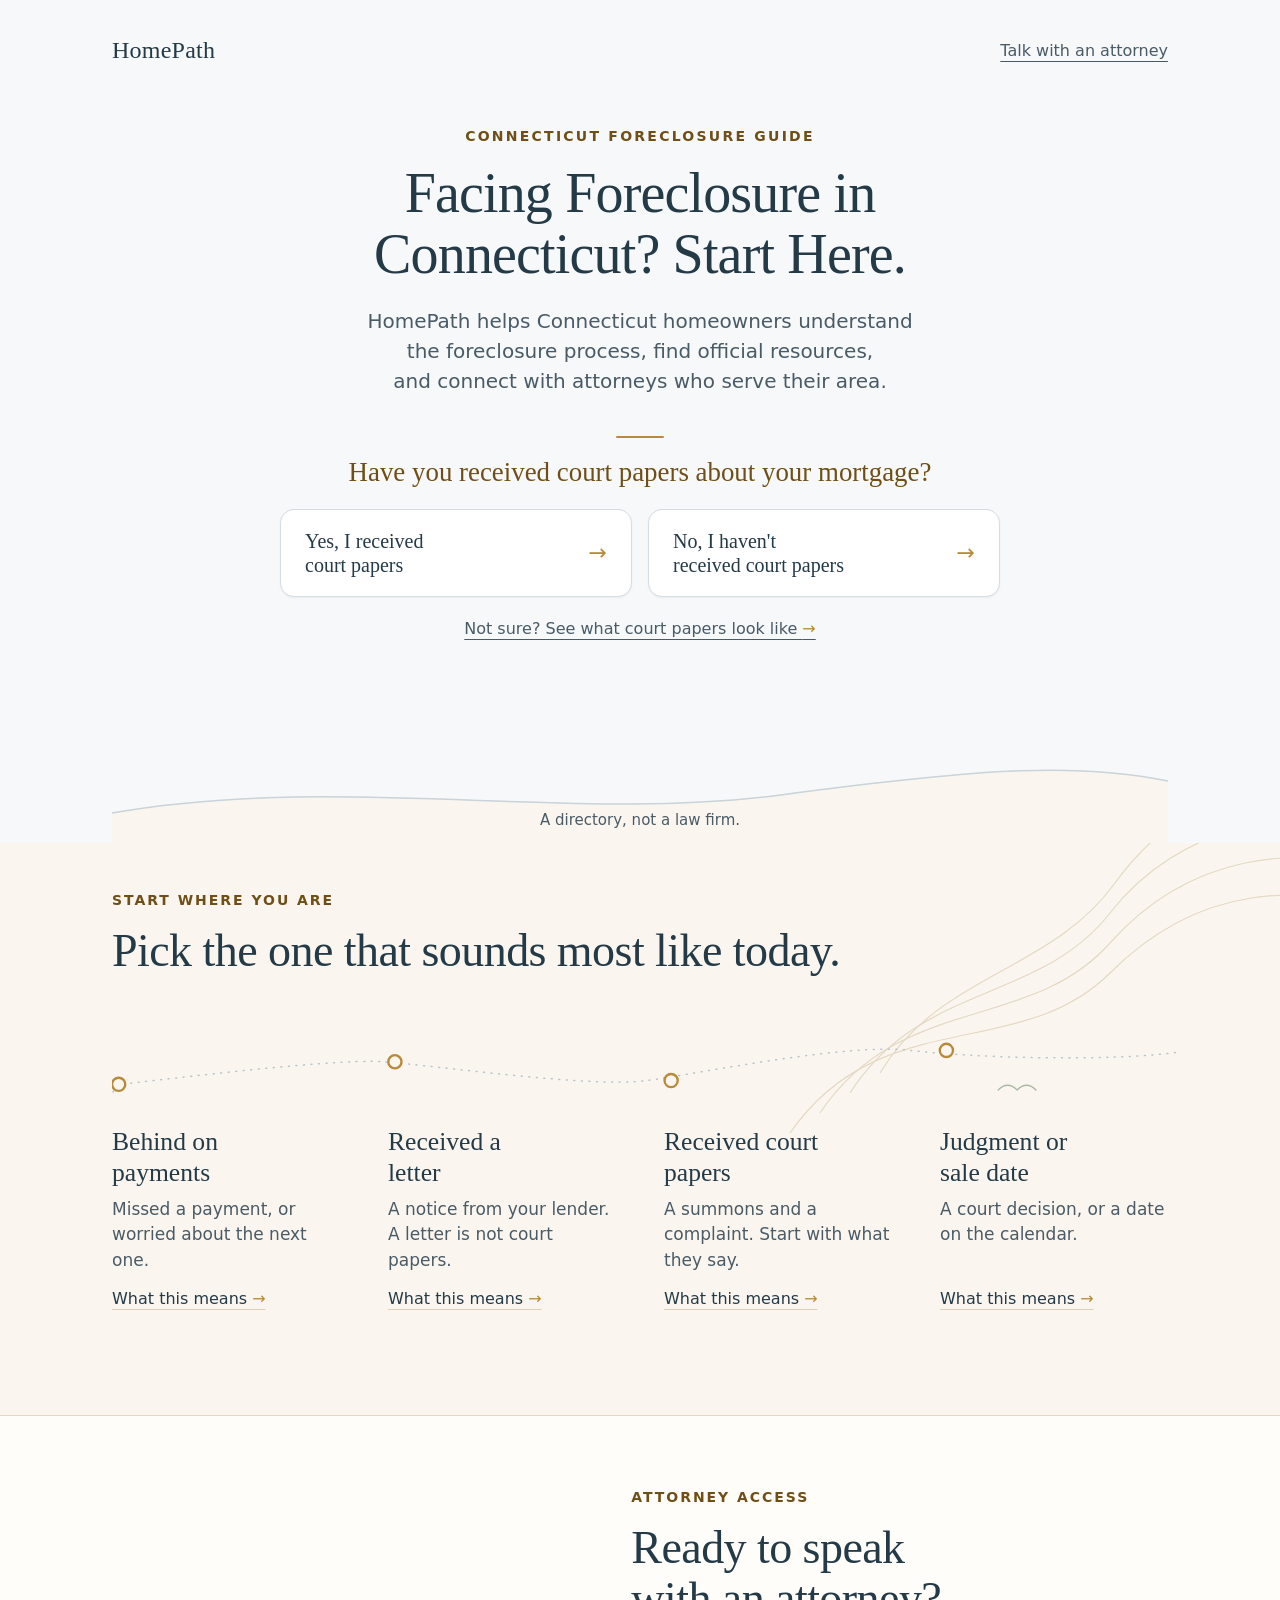
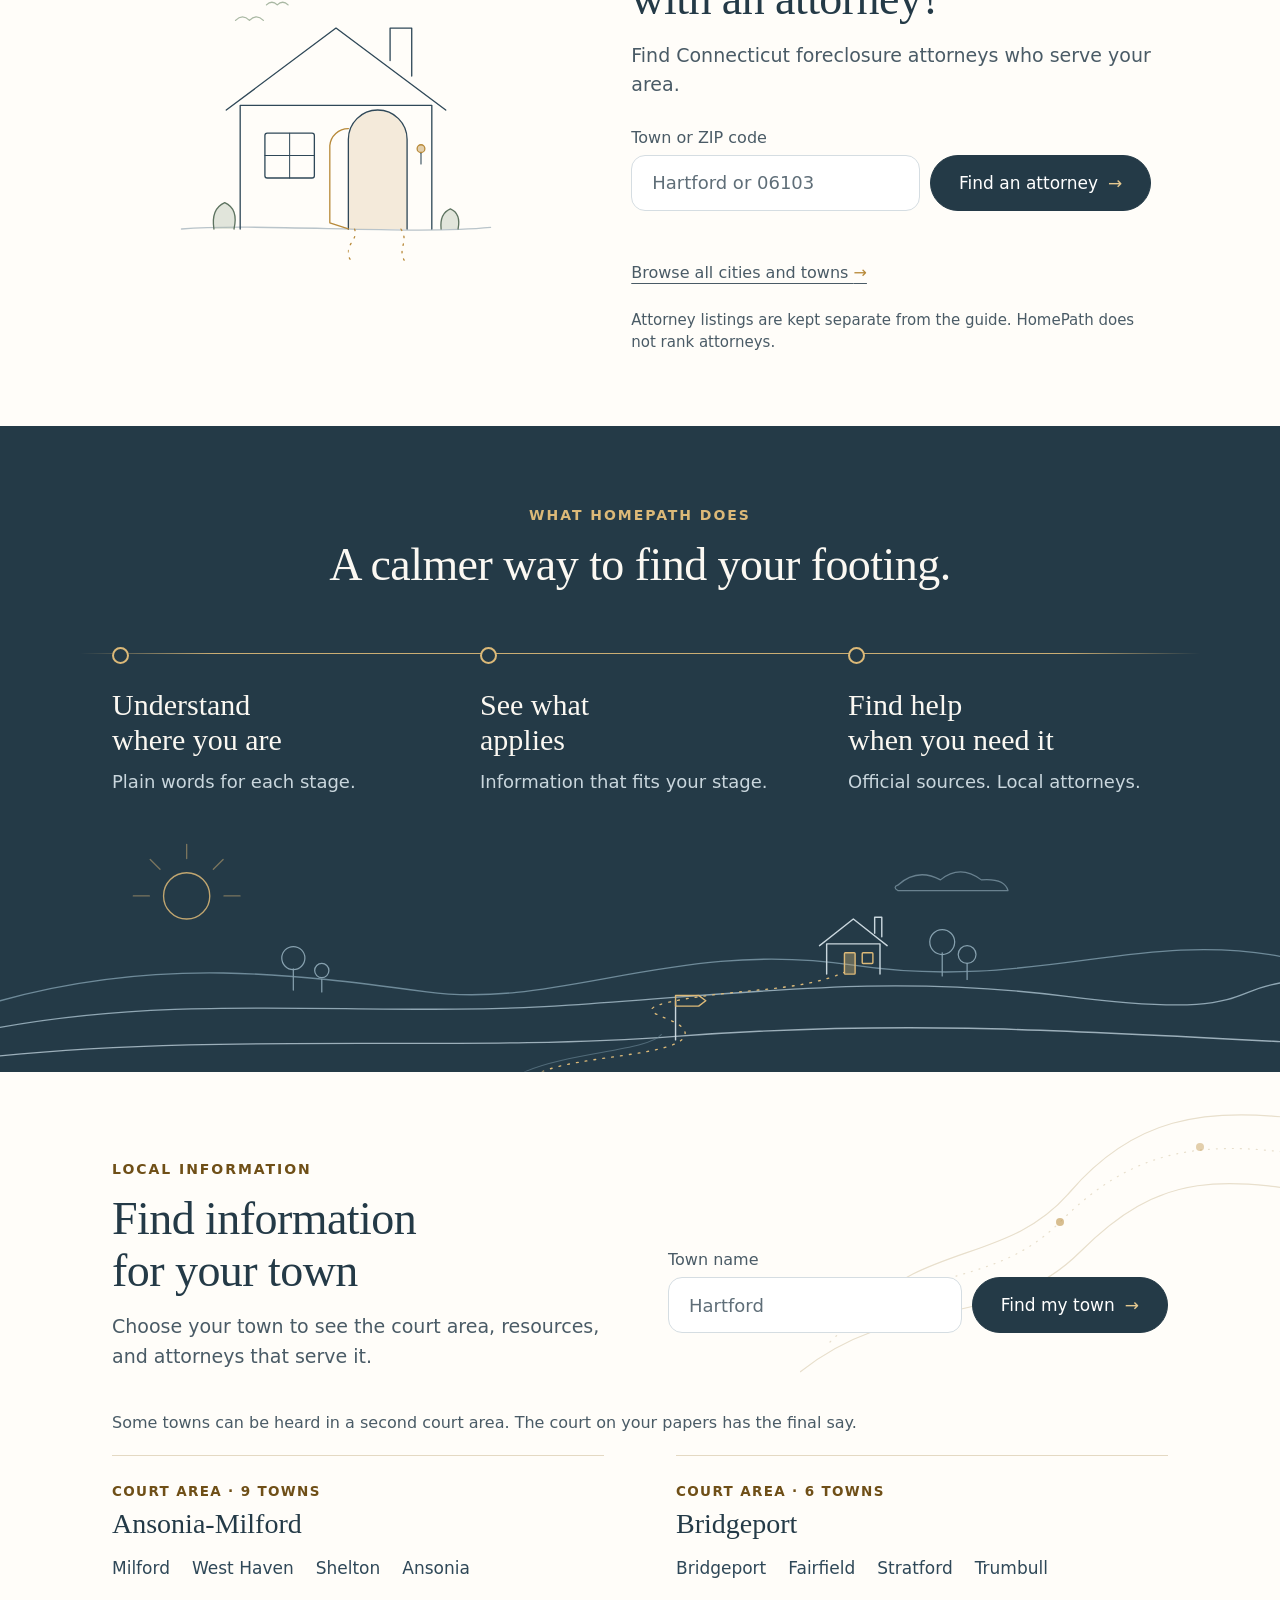
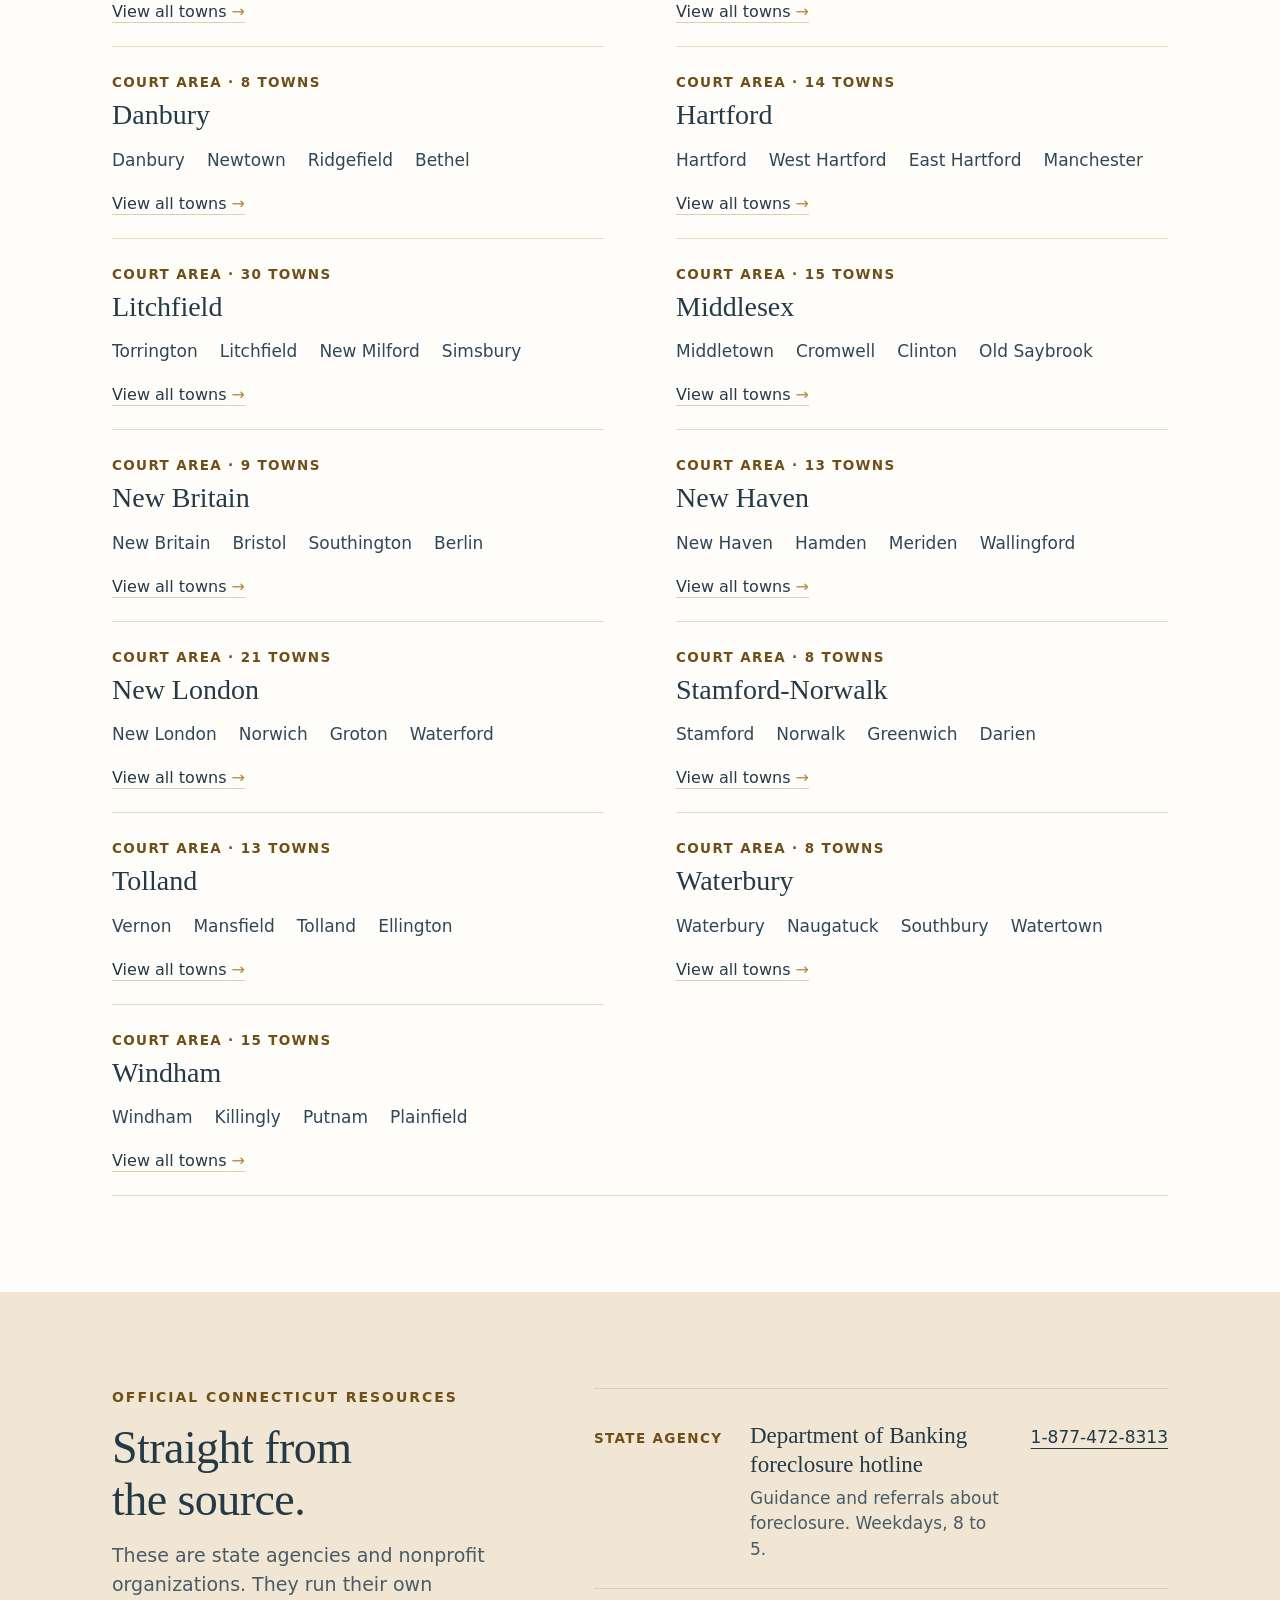
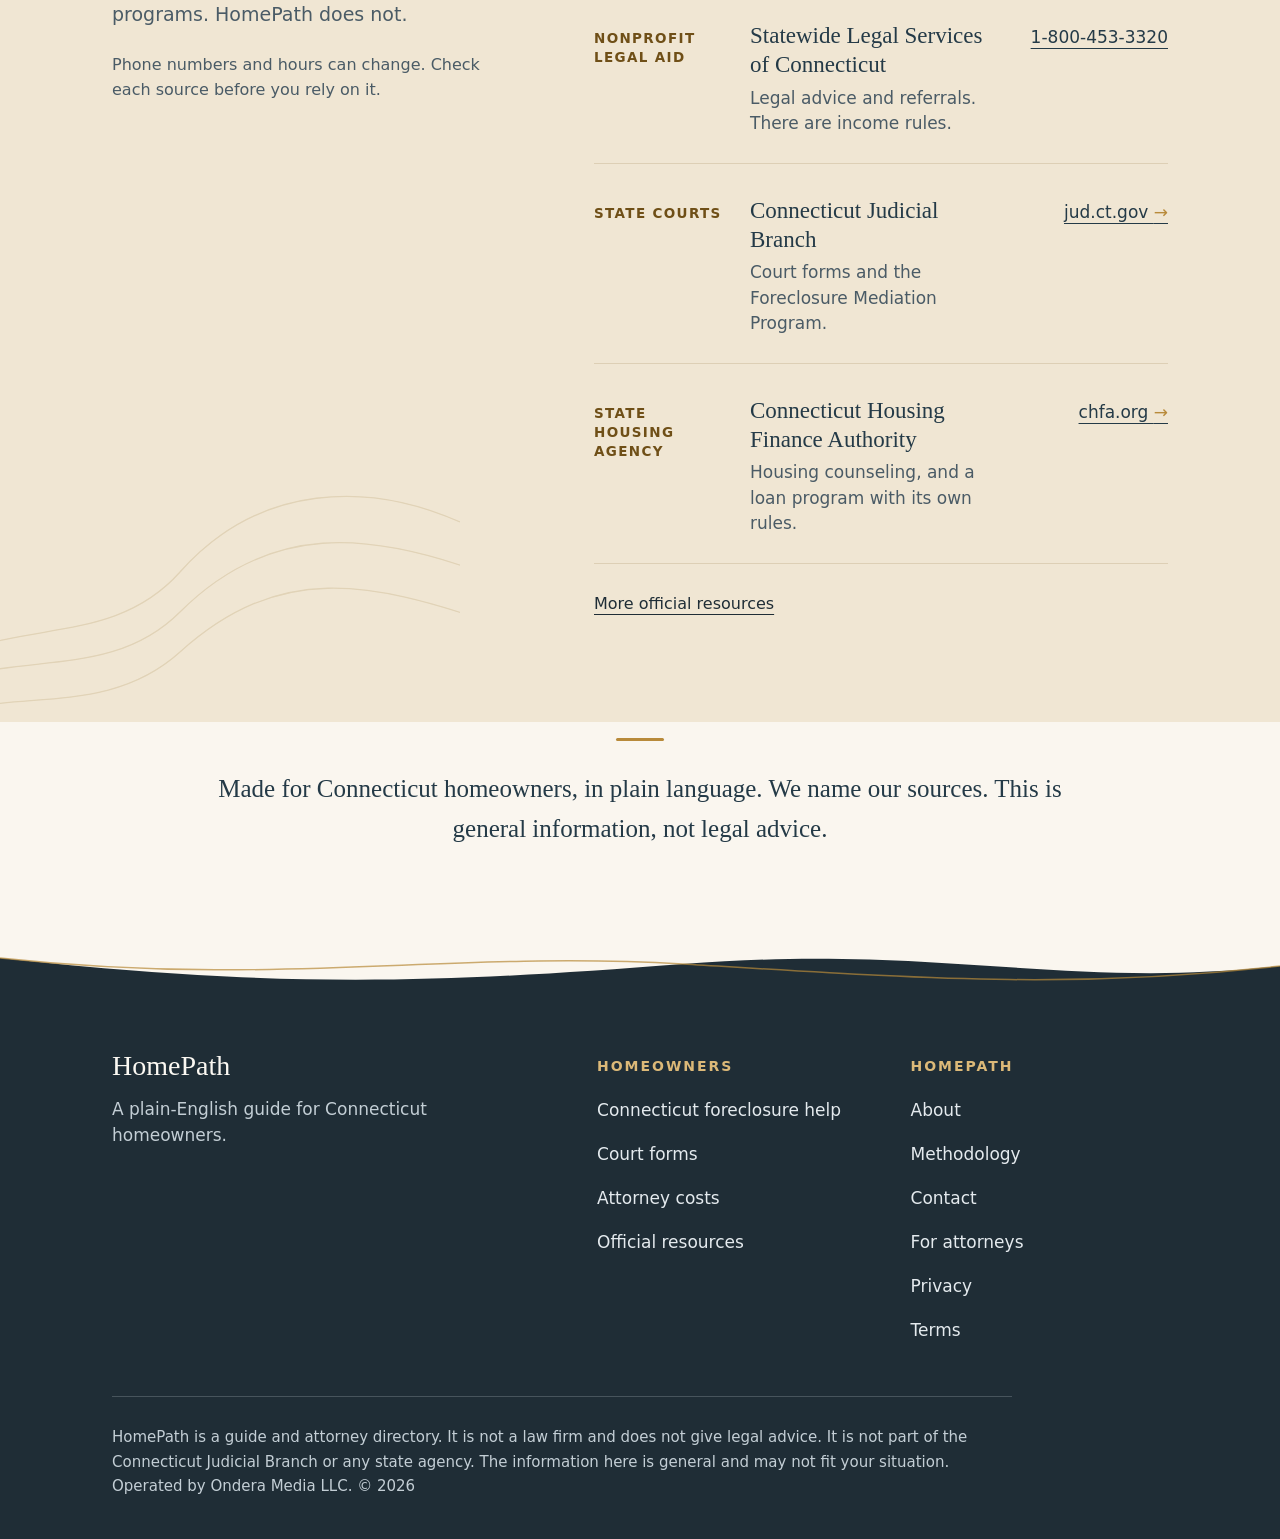
<file: final-v5/index.html>
<!doctype html>
<html lang="en">
<head>
<meta charset="utf-8">
<meta name="viewport" content="width=device-width, initial-scale=1">
<meta name="robots" content="noindex,nofollow">
<title>Connecticut Foreclosure Guide &amp; Attorney Help | HomePath</title>
<meta name="description" content="HomePath helps Connecticut homeowners understand the foreclosure process, find official resources, and connect with attorneys who serve their area.">
<script>(function(){var d=document.documentElement;d.className+=/[?&]static=1/.test(location.search)?' static':' js';})();</script>
<link rel="stylesheet" href="styles.css">
</head>
<body>

<div class="hero-shell">
<header>
  <a class="wordmark" href="#" aria-label="HomePath home">HomePath</a>
  <a class="talk" href="#directory">Talk with an attorney</a>
</header>

<main class="hero">
  <div class="stage">
    <p class="kicker rise" style="--d:0">Connecticut foreclosure guide</p>
    <h1 class="rise" style="--d:120">Facing Foreclosure in Connecticut? Start Here.</h1>
    <p class="sub rise" style="--d:260">HomePath helps Connecticut homeowners understand the foreclosure process, find official resources, and connect with attorneys who serve their area.</p>
    <p class="question rise" style="--d:420" id="q-papers">Have you received court papers about your mortgage?</p>

    <div class="choices" id="choices" role="group" aria-labelledby="q-papers">
      <button class="choice rise" style="--d:560" type="button" data-key="yes" aria-pressed="false"><span>Yes, I received<br>court papers</span><span class="arrow" aria-hidden="true">→</span></button>
      <button class="choice rise" style="--d:660" type="button" data-key="no" aria-pressed="false"><span>No, I haven't<br>received court papers</span><span class="arrow" aria-hidden="true">→</span></button>
    </div>

    <p class="unsure rise" style="--d:840"><a href="#">Not sure? See what court papers look like <span class="go-arrow" aria-hidden="true">→</span></a></p>

    <div class="next" id="next" hidden aria-live="polite">
      <p id="nextText"></p>
      <a class="go" id="nextGo" href="#start">Continue</a><button class="back" id="back" type="button">Change my answer</button>
      <p class="proto">Design preview. The next screen is not built yet.</p>
    </div>
  </div>
  <div class="hero-spacer"></div>
  <svg class="horizon" viewBox="0 0 1200 150" preserveAspectRatio="none" aria-hidden="true"><path d="M0 120 C 260 80, 520 130, 760 102 S 1100 70, 1200 88 L1200 150 L0 150 Z" fill="#faf6ef"/><path d="M0 120 C 260 80, 520 130, 760 102 S 1100 70, 1200 88" fill="none" stroke="#c9d3d9" stroke-width="1.5" vector-effect="non-scaling-stroke"/></svg>
  <p class="hero-foot">A directory, not a law firm.</p>
</main>
</div>

<!-- 2 START WHERE YOU ARE -->
<section class="start" id="start" aria-labelledby="start-h">
  <svg class="contour" style="right:-120px;top:-60px;width:620px;height:420px" fill="none" stroke="#e4d9c3" stroke-width="1.2" viewBox="0 0 620 420" aria-hidden="true"><path d="M40 330 C 120 210, 250 250, 330 160 S 520 60, 600 90"/><path d="M10 350 C 100 220, 240 280, 330 190 S 520 100, 620 130"/><path d="M70 310 C 140 200, 260 220, 330 130 S 520 20, 590 50"/><path d="M100 290 C 160 190, 270 190, 335 100 S 500 -20, 570 10"/></svg>
  <div class="wrap">
    <p class="eyebrow reveal">Start where you are</p>
    <h2 id="start-h" class="reveal" style="--i:1">Pick the one that sounds most like today.</h2>

    <div class="paths seq" data-io>
      <svg class="path-svg" fill="none" viewBox="0 0 1120 90" aria-hidden="true"><path d="M-10 82 C 6 80 -2 64 7 64 S 230 36 287 40 S 508 68 567 60 S 780 20 847 28 S 1060 40 1130 30" stroke="#b9c4ca" stroke-width="1.6" stroke-linecap="round" stroke-dasharray="1 7"/><g fill="#faf6ef" stroke="#b88a3a" stroke-width="2.5"><circle class="pt" style="--k:0" cx="7" cy="64" r="7"/><circle class="pt" style="--k:1" cx="300" cy="40" r="7"/><circle class="pt" style="--k:2" cx="593" cy="60" r="7"/><circle class="pt" style="--k:3" cx="885" cy="28" r="7"/></g><g class="drift slow" stroke="#a9b8a3" stroke-width="1.4" stroke-linecap="round"><path d="M940 70 q 10 -10 20 0 q 10 -10 20 0"/></g></svg>
      <ol class="stops">
        <li class="stop" style="--i:0"><a href="#"><h3>Behind on<br>payments</h3><p>Missed a payment, or worried about the next one.</p><span class="more">What this means <span class="go-arrow" aria-hidden="true">→</span></span></a></li>
        <li class="stop" style="--i:1"><a href="#"><h3>Received a<br>letter</h3><p>A notice from your lender. A letter is not court papers.</p><span class="more">What this means <span class="go-arrow" aria-hidden="true">→</span></span></a></li>
        <li class="stop" style="--i:2" id="court-papers"><a href="#"><h3>Received court<br>papers</h3><p>A summons and a complaint. Start with what they say.</p><span class="more">What this means <span class="go-arrow" aria-hidden="true">→</span></span></a></li>
        <li class="stop" style="--i:3"><a href="#"><h3>Judgment or<br>sale date</h3><p>A court decision, or a date on the calendar.</p><span class="more">What this means <span class="go-arrow" aria-hidden="true">→</span></span></a></li>
      </ol>
    </div>
  </div>
</section>

<!-- 3 ATTORNEY ACCESS -->
<section class="attorney" id="directory" aria-labelledby="att-h">
  <div class="wrap grid">
    <svg class="door reveal" fill="none" stroke="#2f4858" stroke-width="1.7" stroke-linecap="round" stroke-linejoin="round" viewBox="0 0 440 380" aria-hidden="true"><path d="M20 330 C 120 322 320 338 420 328" stroke="#b9c4ca"/>
<path d="M96 330 V170 H344 V330"/><path d="M78 176 L220 70 L362 176"/><path d="M290 112 V70 h28 v62"/>
<rect x="128" y="206" width="64" height="58" rx="3"/><path d="M160 206 v58 M128 235 h64" stroke-width="1.3"/>
<path d="M236 330 V214 a38 38 0 0 1 76 0 V330" fill="#b88a3a" fill-opacity=".16"/>
<path d="M236 330 L212 322 V222 a24 24 0 0 1 24 -22" stroke="#b88a3a"/>
<g class="pathline"><path d="M244 330 C 250 346 226 352 240 372 M304 330 C 316 348 296 356 312 376" stroke="#b88a3a" stroke-dasharray="2 8"/></g>
<path d="M330 232 v14" stroke-width="1.4"/><circle cx="330" cy="226" r="5" fill="#b88a3a" fill-opacity=".4" stroke="#b88a3a"/>
<g stroke="#5d7360"><path d="M62 330 q-4 -26 14 -34 q18 8 12 34" fill="#a9b8a3" fill-opacity=".35"/><path d="M356 330 q-2 -20 12 -26 q14 6 10 26" fill="#a9b8a3" fill-opacity=".35"/></g>
<g class="drift slow" stroke="#a9b8a3"><path d="M90 60 q9 -9 18 0 q9 -9 18 0"/><path d="M130 40 q7 -7 14 0 q7 -7 14 0"/></g></svg>
    <div class="reveal" style="--i:3">
      <p class="eyebrow">Attorney access</p>
      <h2 id="att-h">Ready to speak with an attorney?</h2>
      <p class="lede">Find Connecticut foreclosure attorneys who serve your area.</p>
      <form class="finder" id="finder" novalidate>
        <label for="loc">Town or ZIP code</label>
        <div class="field">
          <input id="loc" name="loc" type="text" inputmode="text" autocomplete="postal-code" placeholder="Hartford or 06103">
          <button class="btn" type="submit">Find an attorney <span class="go-arrow" aria-hidden="true">→</span></button>
        </div>
        <p class="finder-msg" id="finderMsg" role="status" aria-live="polite"></p>
        <a class="browse" href="#towns">Browse all cities and towns <span class="go-arrow" aria-hidden="true">→</span></a>
        <p class="sep-note">Attorney listings are kept separate from the guide. HomePath does not rank attorneys.</p>
      </form>
    </div>
  </div>
</section>

<!-- 4 A CALMER WAY -->
<section class="does" aria-labelledby="does-h">
  <div class="wrap">
    <p class="eyebrow reveal">What HomePath does</p>
    <h2 id="does-h" class="reveal" style="--i:1">A calmer way to find your footing.</h2>
    <div class="moments" data-io>
      <span class="line" aria-hidden="true"></span>
      <div class="moment" style="--k:0"><h3>Understand<br>where you are</h3><p>Plain words for each stage.</p></div>
      <div class="moment" style="--k:1"><h3>See what<br>applies</h3><p>Information that fits your stage.</p></div>
      <div class="moment" style="--k:2"><h3>Find help<br>when you need it</h3><p>Official sources. Local attorneys.</p></div>
    </div>
  </div>
  <div class="ls-wrap" data-io><svg class="landscape" fill="none" stroke-linecap="round" stroke-linejoin="round" viewBox="0 0 1440 280" preserveAspectRatio="xMidYMax slice" aria-hidden="true"><g class="drift" stroke="#dcb978" stroke-width="1.5" opacity=".85"><circle cx="210" cy="82" r="26"/><path d="M168 82 h-18 M252 82 h18 M210 40 v-16 M180 52 l-11 -11 M240 52 l11 -11" opacity=".55"/></g>
<g class="drift slow" stroke="#86a0ae" stroke-width="1.4" opacity=".7"><path d="M1010 70 q 22 -20 48 -6 q 22 -18 46 0 q 26 -2 30 12 h-124 q -6 -4 0 -6z"/></g>
<path d="M0 200 C 180 150 330 170 480 190 S 760 130 960 160 S 1280 120 1440 150" stroke="#6e8a99" stroke-width="1.5"/>
<path d="M0 230 C 220 190 420 220 640 205 S 1000 170 1200 195 S 1380 190 1440 180" stroke="#8fa6b3" stroke-width="1.5"/>
<path d="M0 262 C 260 236 520 258 760 240 S 1180 232 1440 246" stroke="#a9bcc7" stroke-width="1.5" opacity=".9"/>
<path d="M610 280 C 650 262 760 262 770 240 S 690 214 760 200 S 900 190 950 168" stroke="#dcb978" stroke-width="1.5" stroke-dasharray="2 8"/>
<path d="M590 280 C 640 258 730 256 744 238" stroke="#6e8a99" stroke-width="1.2" opacity=".6"/>
<g stroke="#c9d6dd" stroke-width="1.6"><path d="M930 170 v-34 h60 v34"/><path d="M922 138 L960 108 L998 138"/><path d="M984 124 v-18 h8 v22"/><rect x="950" y="146" width="12" height="24" rx="1" fill="#dcb978" fill-opacity=".35" stroke="#dcb978"/><rect x="970" y="146" width="12" height="12" rx="1" stroke="#dcb978"/></g>
<g stroke="#86a0ae" stroke-width="1.4"><path d="M1060 172 v-26"/><circle cx="1060" cy="134" r="14"/><path d="M1088 176 v-18"/><circle cx="1088" cy="148" r="10"/></g>
<g stroke="#86a0ae" stroke-width="1.4"><path d="M330 188 v-24"/><circle cx="330" cy="152" r="13"/><path d="M362 190 v-14"/><circle cx="362" cy="166" r="8"/></g>
<g stroke="#c9d6dd" stroke-width="1.6"><path d="M760 244 v-44"/><path d="M760 206 h26 l8 -6 l-8 -6 h-26z" stroke="#dcb978"/></g></svg></div>
</section>

<!-- 5 FIND INFORMATION FOR YOUR TOWN -->
<section class="towns" id="towns" aria-labelledby="towns-h">
  <svg class="contour" style="right:-80px;top:-30px;width:560px;height:360px" fill="none" stroke="#e8dfcc" stroke-width="1.2" viewBox="0 0 560 360" aria-hidden="true"><path d="M30 300 C 110 220, 190 250, 260 180 S 400 90, 540 120" stroke-dasharray="1 7" stroke-linecap="round"/><path d="M0 330 C 100 250, 200 290, 280 210 S 420 130, 560 160"/><path d="M60 270 C 130 200, 210 220, 270 150 S 400 60, 520 80"/><circle cx="260" cy="180" r="4" fill="#b88a3a" stroke="none" opacity=".55"/><circle cx="400" cy="105" r="4" fill="#b88a3a" stroke="none" opacity=".4"/></svg>
  <div class="wrap">
    <div class="towns-head">
      <div class="reveal">
        <p class="eyebrow">Local information</p>
        <h2 id="towns-h">Find information for your town</h2>
        <p class="lede">Choose your town to see the court area, resources, and attorneys that serve it.</p>
      </div>
      <form class="townfinder reveal" style="--i:2" id="townform" novalidate>
        <label for="town-q">Town name</label>
        <div class="field">
          <input id="town-q" type="text" list="town-list" autocomplete="off" placeholder="Hartford" aria-describedby="townMsg">
          <datalist id="town-list"><option value="Andover"><option value="Ansonia"><option value="Ashford"><option value="Avon"><option value="Barkhamsted"><option value="Beacon Falls"><option value="Berlin"><option value="Bethany"><option value="Bethel"><option value="Bethlehem"><option value="Bloomfield"><option value="Bolton"><option value="Bozrah"><option value="Branford"><option value="Bridgeport"><option value="Bridgewater"><option value="Bristol"><option value="Brookfield"><option value="Brooklyn"><option value="Burlington"><option value="Canaan"><option value="Canterbury"><option value="Canton"><option value="Chaplin"><option value="Cheshire"><option value="Chester"><option value="Clinton"><option value="Colchester"><option value="Colebrook"><option value="Columbia"><option value="Cornwall"><option value="Coventry"><option value="Cromwell"><option value="Danbury"><option value="Darien"><option value="Deep River"><option value="Derby"><option value="Durham"><option value="East Granby"><option value="East Haddam"><option value="East Hampton"><option value="East Hartford"><option value="East Haven"><option value="East Lyme"><option value="East Windsor"><option value="Eastford"><option value="Easton"><option value="Ellington"><option value="Enfield"><option value="Essex"><option value="Fairfield"><option value="Farmington"><option value="Franklin"><option value="Glastonbury"><option value="Goshen"><option value="Granby"><option value="Greenwich"><option value="Griswold"><option value="Groton"><option value="Guilford"><option value="Haddam"><option value="Hamden"><option value="Hampton"><option value="Hartford"><option value="Hartland"><option value="Harwinton"><option value="Hebron"><option value="Kent"><option value="Killingly"><option value="Killingworth"><option value="Lebanon"><option value="Ledyard"><option value="Lisbon"><option value="Litchfield"><option value="Lyme"><option value="Madison"><option value="Manchester"><option value="Mansfield"><option value="Marlborough"><option value="Meriden"><option value="Middlebury"><option value="Middlefield"><option value="Middletown"><option value="Milford"><option value="Monroe"><option value="Montville"><option value="Morris"><option value="Naugatuck"><option value="New Britain"><option value="New Canaan"><option value="New Fairfield"><option value="New Hartford"><option value="New Haven"><option value="New London"><option value="New Milford"><option value="Newington"><option value="Newtown"><option value="Norfolk"><option value="North Branford"><option value="North Canaan"><option value="North Haven"><option value="North Stonington"><option value="Norwalk"><option value="Norwich"><option value="Old Lyme"><option value="Old Saybrook"><option value="Orange"><option value="Oxford"><option value="Plainfield"><option value="Plainville"><option value="Plymouth"><option value="Pomfret"><option value="Portland"><option value="Preston"><option value="Prospect"><option value="Putnam"><option value="Redding"><option value="Ridgefield"><option value="Rocky Hill"><option value="Roxbury"><option value="Salem"><option value="Salisbury"><option value="Scotland"><option value="Seymour"><option value="Sharon"><option value="Shelton"><option value="Sherman"><option value="Simsbury"><option value="Somers"><option value="South Windsor"><option value="Southbury"><option value="Southington"><option value="Sprague"><option value="Stafford"><option value="Stamford"><option value="Sterling"><option value="Stonington"><option value="Stratford"><option value="Suffield"><option value="Thomaston"><option value="Thompson"><option value="Tolland"><option value="Torrington"><option value="Trumbull"><option value="Union"><option value="Vernon"><option value="Voluntown"><option value="Wallingford"><option value="Warren"><option value="Washington"><option value="Waterbury"><option value="Waterford"><option value="Watertown"><option value="West Hartford"><option value="West Haven"><option value="Westbrook"><option value="Weston"><option value="Westport"><option value="Wethersfield"><option value="Willington"><option value="Wilton"><option value="Winchester"><option value="Windham"><option value="Windsor"><option value="Windsor Locks"><option value="Wolcott"><option value="Woodbridge"><option value="Woodbury"><option value="Woodstock"></datalist>
          <button class="btn" type="submit">Find my town <span class="go-arrow" aria-hidden="true">→</span></button>
        </div>
        <p class="finder-msg" id="townMsg" role="status" aria-live="polite"></p>
      </form>
    </div>

    <div class="t-results" id="townResults" hidden>
      <p class="t-results-h" id="townResultsH"></p>
      <ul class="t-results-list" id="townResultsList" aria-labelledby="townResultsH"></ul>
    </div>

    <p class="court-note reveal" style="--i:3">Some towns can be heard in a second court area. The court on your papers has the final say.</p>
    <ol class="districts" id="districts" aria-label="Connecticut court areas">
<li class="district reveal soft" style="--i:0" data-jd="Ansonia-Milford">
<div class="d-head"><p class="d-label">Court area &middot; 9 towns</p><h3 class="d-name" id="d-ansonia-milford-h">Ansonia-Milford</h3></div>
<ul class="d-towns" aria-labelledby="d-ansonia-milford-h"><li><a href="town-placeholder.html?town=milford">Milford</a></li><li><a href="town-placeholder.html?town=west-haven">West Haven</a></li><li><a href="town-placeholder.html?town=shelton">Shelton</a></li><li><a href="town-placeholder.html?town=ansonia">Ansonia</a></li></ul>
<div class="d-toggle"><button class="more-btn" type="button" aria-expanded="false" aria-controls="d-ansonia-milford-more"><span class="lbl">View all towns</span> <span class="go-arrow" aria-hidden="true">&rarr;</span><span class="sr-only"> in the Ansonia-Milford court area</span></button></div>
<div class="t-more" id="d-ansonia-milford-more" hidden><ul class="d-rest" aria-label="More towns in the Ansonia-Milford court area"><li><a href="town-placeholder.html?town=beacon-falls">Beacon Falls</a></li><li><a href="town-placeholder.html?town=derby">Derby</a></li><li><a href="town-placeholder.html?town=orange">Orange</a></li><li><a href="town-placeholder.html?town=oxford">Oxford</a></li><li><a href="town-placeholder.html?town=seymour">Seymour</a></li></ul></div>
</li>
<li class="district reveal soft" style="--i:0" data-jd="Bridgeport">
<div class="d-head"><p class="d-label">Court area &middot; 6 towns</p><h3 class="d-name" id="d-bridgeport-h">Bridgeport</h3></div>
<ul class="d-towns" aria-labelledby="d-bridgeport-h"><li><a href="town-placeholder.html?town=bridgeport">Bridgeport</a></li><li><a href="town-placeholder.html?town=fairfield">Fairfield</a></li><li><a href="town-placeholder.html?town=stratford">Stratford</a></li><li><a href="town-placeholder.html?town=trumbull">Trumbull</a></li></ul>
<div class="d-toggle"><button class="more-btn" type="button" aria-expanded="false" aria-controls="d-bridgeport-more"><span class="lbl">View all towns</span> <span class="go-arrow" aria-hidden="true">&rarr;</span><span class="sr-only"> in the Bridgeport court area</span></button></div>
<div class="t-more" id="d-bridgeport-more" hidden><ul class="d-rest" aria-label="More towns in the Bridgeport court area"><li><a href="town-placeholder.html?town=easton">Easton</a></li><li><a href="town-placeholder.html?town=monroe">Monroe</a></li></ul></div>
</li>
<li class="district reveal soft" style="--i:1" data-jd="Danbury">
<div class="d-head"><p class="d-label">Court area &middot; 8 towns</p><h3 class="d-name" id="d-danbury-h">Danbury</h3></div>
<ul class="d-towns" aria-labelledby="d-danbury-h"><li><a href="town-placeholder.html?town=danbury">Danbury</a></li><li><a href="town-placeholder.html?town=newtown">Newtown</a></li><li><a href="town-placeholder.html?town=ridgefield">Ridgefield</a></li><li><a href="town-placeholder.html?town=bethel">Bethel</a></li></ul>
<div class="d-toggle"><button class="more-btn" type="button" aria-expanded="false" aria-controls="d-danbury-more"><span class="lbl">View all towns</span> <span class="go-arrow" aria-hidden="true">&rarr;</span><span class="sr-only"> in the Danbury court area</span></button></div>
<div class="t-more" id="d-danbury-more" hidden><ul class="d-rest" aria-label="More towns in the Danbury court area"><li><a href="town-placeholder.html?town=brookfield">Brookfield</a></li><li><a href="town-placeholder.html?town=new-fairfield">New Fairfield</a></li><li><a href="town-placeholder.html?town=redding">Redding</a></li><li><a href="town-placeholder.html?town=sherman">Sherman</a></li></ul></div>
</li>
<li class="district reveal soft" style="--i:1" data-jd="Hartford">
<div class="d-head"><p class="d-label">Court area &middot; 14 towns</p><h3 class="d-name" id="d-hartford-h">Hartford</h3></div>
<ul class="d-towns" aria-labelledby="d-hartford-h"><li><a href="town-placeholder.html?town=hartford">Hartford</a></li><li><a href="town-placeholder.html?town=west-hartford">West Hartford</a></li><li><a href="town-placeholder.html?town=east-hartford">East Hartford</a></li><li><a href="town-placeholder.html?town=manchester">Manchester</a></li></ul>
<div class="d-toggle"><button class="more-btn" type="button" aria-expanded="false" aria-controls="d-hartford-more"><span class="lbl">View all towns</span> <span class="go-arrow" aria-hidden="true">&rarr;</span><span class="sr-only"> in the Hartford court area</span></button></div>
<div class="t-more" id="d-hartford-more" hidden><ul class="d-rest" aria-label="More towns in the Hartford court area"><li><a href="town-placeholder.html?town=bloomfield">Bloomfield</a></li><li><a href="town-placeholder.html?town=east-granby">East Granby</a></li><li><a href="town-placeholder.html?town=east-windsor">East Windsor</a></li><li><a href="town-placeholder.html?town=enfield">Enfield</a></li><li><a href="town-placeholder.html?town=glastonbury">Glastonbury</a></li><li><a href="town-placeholder.html?town=marlborough">Marlborough</a></li><li><a href="town-placeholder.html?town=south-windsor">South Windsor</a></li><li><a href="town-placeholder.html?town=suffield">Suffield</a></li><li><a href="town-placeholder.html?town=windsor">Windsor</a></li><li><a href="town-placeholder.html?town=windsor-locks">Windsor Locks</a></li></ul></div>
</li>
<li class="district reveal soft" style="--i:2" data-jd="Litchfield">
<div class="d-head"><p class="d-label">Court area &middot; 30 towns</p><h3 class="d-name" id="d-litchfield-h">Litchfield</h3></div>
<ul class="d-towns" aria-labelledby="d-litchfield-h"><li><a href="town-placeholder.html?town=torrington">Torrington</a></li><li><a href="town-placeholder.html?town=litchfield">Litchfield</a></li><li><a href="town-placeholder.html?town=new-milford">New Milford</a></li><li><a href="town-placeholder.html?town=simsbury">Simsbury</a></li></ul>
<div class="d-toggle"><button class="more-btn" type="button" aria-expanded="false" aria-controls="d-litchfield-more"><span class="lbl">View all towns</span> <span class="go-arrow" aria-hidden="true">&rarr;</span><span class="sr-only"> in the Litchfield court area</span></button></div>
<div class="t-more" id="d-litchfield-more" hidden><ul class="d-rest" aria-label="More towns in the Litchfield court area"><li><a href="town-placeholder.html?town=avon">Avon</a></li><li><a href="town-placeholder.html?town=barkhamsted">Barkhamsted</a></li><li><a href="town-placeholder.html?town=bethlehem">Bethlehem</a></li><li><a href="town-placeholder.html?town=bridgewater">Bridgewater</a></li><li><a href="town-placeholder.html?town=burlington">Burlington</a></li><li><a href="town-placeholder.html?town=canaan">Canaan</a></li><li><a href="town-placeholder.html?town=canton">Canton</a></li><li><a href="town-placeholder.html?town=colebrook">Colebrook</a></li><li><a href="town-placeholder.html?town=cornwall">Cornwall</a></li><li><a href="town-placeholder.html?town=farmington">Farmington</a></li><li><a href="town-placeholder.html?town=goshen">Goshen</a></li><li><a href="town-placeholder.html?town=granby">Granby</a></li><li><a href="town-placeholder.html?town=hartland">Hartland</a></li><li><a href="town-placeholder.html?town=harwinton">Harwinton</a></li><li><a href="town-placeholder.html?town=kent">Kent</a></li><li><a href="town-placeholder.html?town=morris">Morris</a></li><li><a href="town-placeholder.html?town=new-hartford">New Hartford</a></li><li><a href="town-placeholder.html?town=norfolk">Norfolk</a></li><li><a href="town-placeholder.html?town=north-canaan">North Canaan</a></li><li><a href="town-placeholder.html?town=roxbury">Roxbury</a></li><li><a href="town-placeholder.html?town=salisbury">Salisbury</a></li><li><a href="town-placeholder.html?town=sharon">Sharon</a></li><li><a href="town-placeholder.html?town=thomaston">Thomaston</a></li><li><a href="town-placeholder.html?town=warren">Warren</a></li><li><a href="town-placeholder.html?town=washington">Washington</a></li><li><a href="town-placeholder.html?town=winchester">Winchester</a></li></ul></div>
</li>
<li class="district reveal soft" style="--i:2" data-jd="Middlesex">
<div class="d-head"><p class="d-label">Court area &middot; 15 towns</p><h3 class="d-name" id="d-middlesex-h">Middlesex</h3></div>
<ul class="d-towns" aria-labelledby="d-middlesex-h"><li><a href="town-placeholder.html?town=middletown">Middletown</a></li><li><a href="town-placeholder.html?town=cromwell">Cromwell</a></li><li><a href="town-placeholder.html?town=clinton">Clinton</a></li><li><a href="town-placeholder.html?town=old-saybrook">Old Saybrook</a></li></ul>
<div class="d-toggle"><button class="more-btn" type="button" aria-expanded="false" aria-controls="d-middlesex-more"><span class="lbl">View all towns</span> <span class="go-arrow" aria-hidden="true">&rarr;</span><span class="sr-only"> in the Middlesex court area</span></button></div>
<div class="t-more" id="d-middlesex-more" hidden><ul class="d-rest" aria-label="More towns in the Middlesex court area"><li><a href="town-placeholder.html?town=chester">Chester</a></li><li><a href="town-placeholder.html?town=deep-river">Deep River</a></li><li><a href="town-placeholder.html?town=durham">Durham</a></li><li><a href="town-placeholder.html?town=east-haddam">East Haddam</a></li><li><a href="town-placeholder.html?town=east-hampton">East Hampton</a></li><li><a href="town-placeholder.html?town=essex">Essex</a></li><li><a href="town-placeholder.html?town=haddam">Haddam</a></li><li><a href="town-placeholder.html?town=killingworth">Killingworth</a></li><li><a href="town-placeholder.html?town=middlefield">Middlefield</a></li><li><a href="town-placeholder.html?town=portland">Portland</a></li><li><a href="town-placeholder.html?town=westbrook">Westbrook</a></li></ul></div>
</li>
<li class="district reveal soft" style="--i:3" data-jd="New Britain">
<div class="d-head"><p class="d-label">Court area &middot; 9 towns</p><h3 class="d-name" id="d-new-britain-h">New Britain</h3></div>
<ul class="d-towns" aria-labelledby="d-new-britain-h"><li><a href="town-placeholder.html?town=new-britain">New Britain</a></li><li><a href="town-placeholder.html?town=bristol">Bristol</a></li><li><a href="town-placeholder.html?town=southington">Southington</a></li><li><a href="town-placeholder.html?town=berlin">Berlin</a></li></ul>
<div class="d-toggle"><button class="more-btn" type="button" aria-expanded="false" aria-controls="d-new-britain-more"><span class="lbl">View all towns</span> <span class="go-arrow" aria-hidden="true">&rarr;</span><span class="sr-only"> in the New Britain court area</span></button></div>
<div class="t-more" id="d-new-britain-more" hidden><ul class="d-rest" aria-label="More towns in the New Britain court area"><li><a href="town-placeholder.html?town=newington">Newington</a></li><li><a href="town-placeholder.html?town=plainville">Plainville</a></li><li><a href="town-placeholder.html?town=plymouth">Plymouth</a></li><li><a href="town-placeholder.html?town=rocky-hill">Rocky Hill</a></li><li><a href="town-placeholder.html?town=wethersfield">Wethersfield</a></li></ul></div>
</li>
<li class="district reveal soft" style="--i:3" data-jd="New Haven">
<div class="d-head"><p class="d-label">Court area &middot; 13 towns</p><h3 class="d-name" id="d-new-haven-h">New Haven</h3></div>
<ul class="d-towns" aria-labelledby="d-new-haven-h"><li><a href="town-placeholder.html?town=new-haven">New Haven</a></li><li><a href="town-placeholder.html?town=hamden">Hamden</a></li><li><a href="town-placeholder.html?town=meriden">Meriden</a></li><li><a href="town-placeholder.html?town=wallingford">Wallingford</a></li></ul>
<div class="d-toggle"><button class="more-btn" type="button" aria-expanded="false" aria-controls="d-new-haven-more"><span class="lbl">View all towns</span> <span class="go-arrow" aria-hidden="true">&rarr;</span><span class="sr-only"> in the New Haven court area</span></button></div>
<div class="t-more" id="d-new-haven-more" hidden><ul class="d-rest" aria-label="More towns in the New Haven court area"><li><a href="town-placeholder.html?town=bethany">Bethany</a></li><li><a href="town-placeholder.html?town=branford">Branford</a></li><li><a href="town-placeholder.html?town=cheshire">Cheshire</a></li><li><a href="town-placeholder.html?town=east-haven">East Haven</a></li><li><a href="town-placeholder.html?town=guilford">Guilford</a></li><li><a href="town-placeholder.html?town=madison">Madison</a></li><li><a href="town-placeholder.html?town=north-branford">North Branford</a></li><li><a href="town-placeholder.html?town=north-haven">North Haven</a></li><li><a href="town-placeholder.html?town=woodbridge">Woodbridge</a></li></ul></div>
</li>
<li class="district reveal soft" style="--i:4" data-jd="New London">
<div class="d-head"><p class="d-label">Court area &middot; 21 towns</p><h3 class="d-name" id="d-new-london-h">New London</h3></div>
<ul class="d-towns" aria-labelledby="d-new-london-h"><li><a href="town-placeholder.html?town=new-london">New London</a></li><li><a href="town-placeholder.html?town=norwich">Norwich</a></li><li><a href="town-placeholder.html?town=groton">Groton</a></li><li><a href="town-placeholder.html?town=waterford">Waterford</a></li></ul>
<div class="d-toggle"><button class="more-btn" type="button" aria-expanded="false" aria-controls="d-new-london-more"><span class="lbl">View all towns</span> <span class="go-arrow" aria-hidden="true">&rarr;</span><span class="sr-only"> in the New London court area</span></button></div>
<div class="t-more" id="d-new-london-more" hidden><ul class="d-rest" aria-label="More towns in the New London court area"><li><a href="town-placeholder.html?town=bozrah">Bozrah</a></li><li><a href="town-placeholder.html?town=colchester">Colchester</a></li><li><a href="town-placeholder.html?town=east-lyme">East Lyme</a></li><li><a href="town-placeholder.html?town=franklin">Franklin</a></li><li><a href="town-placeholder.html?town=griswold">Griswold</a></li><li><a href="town-placeholder.html?town=lebanon">Lebanon</a></li><li><a href="town-placeholder.html?town=ledyard">Ledyard</a></li><li><a href="town-placeholder.html?town=lisbon">Lisbon</a></li><li><a href="town-placeholder.html?town=lyme">Lyme</a></li><li><a href="town-placeholder.html?town=montville">Montville</a></li><li><a href="town-placeholder.html?town=north-stonington">North Stonington</a></li><li><a href="town-placeholder.html?town=old-lyme">Old Lyme</a></li><li><a href="town-placeholder.html?town=preston">Preston</a></li><li><a href="town-placeholder.html?town=salem">Salem</a></li><li><a href="town-placeholder.html?town=sprague">Sprague</a></li><li><a href="town-placeholder.html?town=stonington">Stonington</a></li><li><a href="town-placeholder.html?town=voluntown">Voluntown</a></li></ul></div>
</li>
<li class="district reveal soft" style="--i:4" data-jd="Stamford-Norwalk">
<div class="d-head"><p class="d-label">Court area &middot; 8 towns</p><h3 class="d-name" id="d-stamford-norwalk-h">Stamford-Norwalk</h3></div>
<ul class="d-towns" aria-labelledby="d-stamford-norwalk-h"><li><a href="town-placeholder.html?town=stamford">Stamford</a></li><li><a href="town-placeholder.html?town=norwalk">Norwalk</a></li><li><a href="town-placeholder.html?town=greenwich">Greenwich</a></li><li><a href="town-placeholder.html?town=darien">Darien</a></li></ul>
<div class="d-toggle"><button class="more-btn" type="button" aria-expanded="false" aria-controls="d-stamford-norwalk-more"><span class="lbl">View all towns</span> <span class="go-arrow" aria-hidden="true">&rarr;</span><span class="sr-only"> in the Stamford-Norwalk court area</span></button></div>
<div class="t-more" id="d-stamford-norwalk-more" hidden><ul class="d-rest" aria-label="More towns in the Stamford-Norwalk court area"><li><a href="town-placeholder.html?town=new-canaan">New Canaan</a></li><li><a href="town-placeholder.html?town=weston">Weston</a></li><li><a href="town-placeholder.html?town=westport">Westport</a></li><li><a href="town-placeholder.html?town=wilton">Wilton</a></li></ul></div>
</li>
<li class="district reveal soft" style="--i:4" data-jd="Tolland">
<div class="d-head"><p class="d-label">Court area &middot; 13 towns</p><h3 class="d-name" id="d-tolland-h">Tolland</h3></div>
<ul class="d-towns" aria-labelledby="d-tolland-h"><li><a href="town-placeholder.html?town=vernon">Vernon</a></li><li><a href="town-placeholder.html?town=mansfield">Mansfield</a></li><li><a href="town-placeholder.html?town=tolland">Tolland</a></li><li><a href="town-placeholder.html?town=ellington">Ellington</a></li></ul>
<div class="d-toggle"><button class="more-btn" type="button" aria-expanded="false" aria-controls="d-tolland-more"><span class="lbl">View all towns</span> <span class="go-arrow" aria-hidden="true">&rarr;</span><span class="sr-only"> in the Tolland court area</span></button></div>
<div class="t-more" id="d-tolland-more" hidden><ul class="d-rest" aria-label="More towns in the Tolland court area"><li><a href="town-placeholder.html?town=andover">Andover</a></li><li><a href="town-placeholder.html?town=bolton">Bolton</a></li><li><a href="town-placeholder.html?town=columbia">Columbia</a></li><li><a href="town-placeholder.html?town=coventry">Coventry</a></li><li><a href="town-placeholder.html?town=hebron">Hebron</a></li><li><a href="town-placeholder.html?town=somers">Somers</a></li><li><a href="town-placeholder.html?town=stafford">Stafford</a></li><li><a href="town-placeholder.html?town=union">Union</a></li><li><a href="town-placeholder.html?town=willington">Willington</a></li></ul></div>
</li>
<li class="district reveal soft" style="--i:4" data-jd="Waterbury">
<div class="d-head"><p class="d-label">Court area &middot; 8 towns</p><h3 class="d-name" id="d-waterbury-h">Waterbury</h3></div>
<ul class="d-towns" aria-labelledby="d-waterbury-h"><li><a href="town-placeholder.html?town=waterbury">Waterbury</a></li><li><a href="town-placeholder.html?town=naugatuck">Naugatuck</a></li><li><a href="town-placeholder.html?town=southbury">Southbury</a></li><li><a href="town-placeholder.html?town=watertown">Watertown</a></li></ul>
<div class="d-toggle"><button class="more-btn" type="button" aria-expanded="false" aria-controls="d-waterbury-more"><span class="lbl">View all towns</span> <span class="go-arrow" aria-hidden="true">&rarr;</span><span class="sr-only"> in the Waterbury court area</span></button></div>
<div class="t-more" id="d-waterbury-more" hidden><ul class="d-rest" aria-label="More towns in the Waterbury court area"><li><a href="town-placeholder.html?town=middlebury">Middlebury</a></li><li><a href="town-placeholder.html?town=prospect">Prospect</a></li><li><a href="town-placeholder.html?town=wolcott">Wolcott</a></li><li><a href="town-placeholder.html?town=woodbury">Woodbury</a></li></ul></div>
</li>
<li class="district reveal soft" style="--i:4" data-jd="Windham">
<div class="d-head"><p class="d-label">Court area &middot; 15 towns</p><h3 class="d-name" id="d-windham-h">Windham</h3></div>
<ul class="d-towns" aria-labelledby="d-windham-h"><li><a href="town-placeholder.html?town=windham">Windham</a></li><li><a href="town-placeholder.html?town=killingly">Killingly</a></li><li><a href="town-placeholder.html?town=putnam">Putnam</a></li><li><a href="town-placeholder.html?town=plainfield">Plainfield</a></li></ul>
<div class="d-toggle"><button class="more-btn" type="button" aria-expanded="false" aria-controls="d-windham-more"><span class="lbl">View all towns</span> <span class="go-arrow" aria-hidden="true">&rarr;</span><span class="sr-only"> in the Windham court area</span></button></div>
<div class="t-more" id="d-windham-more" hidden><ul class="d-rest" aria-label="More towns in the Windham court area"><li><a href="town-placeholder.html?town=ashford">Ashford</a></li><li><a href="town-placeholder.html?town=brooklyn">Brooklyn</a></li><li><a href="town-placeholder.html?town=canterbury">Canterbury</a></li><li><a href="town-placeholder.html?town=chaplin">Chaplin</a></li><li><a href="town-placeholder.html?town=eastford">Eastford</a></li><li><a href="town-placeholder.html?town=hampton">Hampton</a></li><li><a href="town-placeholder.html?town=pomfret">Pomfret</a></li><li><a href="town-placeholder.html?town=scotland">Scotland</a></li><li><a href="town-placeholder.html?town=sterling">Sterling</a></li><li><a href="town-placeholder.html?town=thompson">Thompson</a></li><li><a href="town-placeholder.html?town=woodstock">Woodstock</a></li></ul></div>
</li>
    </ol>
  </div>
</section>

<!-- 6 OFFICIAL CT RESOURCES -->
<section class="official" aria-labelledby="off-h">
  <svg class="contour" style="left:-160px;bottom:-120px;width:620px;height:420px" fill="none" stroke="#e1d3b7" stroke-width="1.3" viewBox="0 0 620 420" aria-hidden="true"><path d="M20 320 C 120 200, 250 280, 340 190 S 530 110, 640 150"/><path d="M0 360 C 110 230, 240 320, 340 230 S 530 160, 650 200"/><path d="M50 280 C 140 180, 260 240, 340 150 S 530 60, 620 100"/></svg>
  <div class="wrap grid">
    <div>
      <p class="eyebrow reveal">Official Connecticut resources</p>
      <h2 id="off-h" class="reveal" style="--i:1">Straight from the source.</h2>
      <p class="lede reveal" style="--i:2">These are state agencies and nonprofit organizations. They run their own programs. HomePath does not.</p>
      <p class="note reveal" style="--i:3">Phone numbers and hours can change. Check each source before you rely on it.</p>
    </div>
    <div>
      <ul class="rows">
        <li class="row reveal soft" style="--i:1"><div class="row-in">
          <span class="label">State agency</span>
          <div><h3>Department of Banking foreclosure hotline</h3><p>Guidance and referrals about foreclosure. Weekdays, 8 to 5.</p></div>
          <a class="contact" href="tel:+18774728313">1-877-472-8313</a>
        </div></li>
        <li class="row reveal soft" style="--i:2"><div class="row-in">
          <span class="label">Nonprofit legal aid</span>
          <div><h3>Statewide Legal Services of Connecticut</h3><p>Legal advice and referrals. There are income rules.</p></div>
          <a class="contact" href="tel:+18004533320">1-800-453-3320</a>
        </div></li>
        <li class="row reveal soft" style="--i:3"><div class="row-in">
          <span class="label">State courts</span>
          <div><h3>Connecticut Judicial Branch</h3><p>Court forms and the Foreclosure Mediation Program.</p></div>
          <a class="contact" href="#">jud.ct.gov <span class="go-arrow" aria-hidden="true">→</span></a>
        </div></li>
        <li class="row reveal soft" style="--i:4"><div class="row-in">
          <span class="label">State housing agency</span>
          <div><h3>Connecticut Housing Finance Authority</h3><p>Housing counseling, and a loan program with its own rules.</p></div>
          <a class="contact" href="#">chfa.org <span class="go-arrow" aria-hidden="true">→</span></a>
        </div></li>
      </ul>
      <p class="small reveal" style="--i:5"><a href="#">More official resources</a></p>
    </div>
  </div>
</section>

<!-- 7 TRUST -->
<section class="quiet" aria-label="About this guide">
  <div class="wrap reveal">
    <span class="rule" aria-hidden="true"></span>
    <p>Made for Connecticut homeowners, in plain language. We name our sources. This is general information, not legal advice.</p>
  </div>
</section>

<!-- 8 FOOTER (no entrance animation) -->
<footer>
  <svg class="foot-horizon" viewBox="0 0 1200 60" preserveAspectRatio="none" aria-hidden="true"><path d="M0 0 H1200 V30 C 1000 54 880 8 640 28 S 260 52 0 22 Z" fill="#faf6ef"/><path d="M0 22 C 260 52 420 14 640 28 S 1000 54 1200 30" fill="none" stroke="#b88a3a" stroke-opacity=".7" stroke-width="1.5" vector-effect="non-scaling-stroke"/></svg>
  <div class="wrap">
    <div class="foot-grid">
      <div>
        <a class="foot-mark" href="#">HomePath</a>
        <p class="foot-tag">A plain-English guide for Connecticut homeowners.</p>
      </div>
      <nav aria-label="Homeowners">
        <h2>Homeowners</h2>
        <ul>
          <li><a href="#">Connecticut foreclosure help</a></li>
          <li><a href="#">Court forms</a></li>
          <li><a href="#">Attorney costs</a></li>
          <li><a href="#">Official resources</a></li>
        </ul>
      </nav>
      <nav aria-label="HomePath">
        <h2>HomePath</h2>
        <ul>
          <li><a href="#">About</a></li>
          <li><a href="#">Methodology</a></li>
          <li><a href="#">Contact</a></li>
          <li><a href="#">For attorneys</a></li>
          <li><a href="#">Privacy</a></li>
          <li><a href="#">Terms</a></li>
        </ul>
      </nav>
    </div>
    <p class="disclosure">HomePath is a guide and attorney directory. It is not a law firm and does not give legal advice. It is not part of the Connecticut Judicial Branch or any state agency. The information here is general and may not fit your situation. Operated by Ondera Media LLC. © 2026</p>
  </div>
</footer>

<script src="towns.js"></script>
<script src="interactions.js"></script>
</body>
</html>
</file>
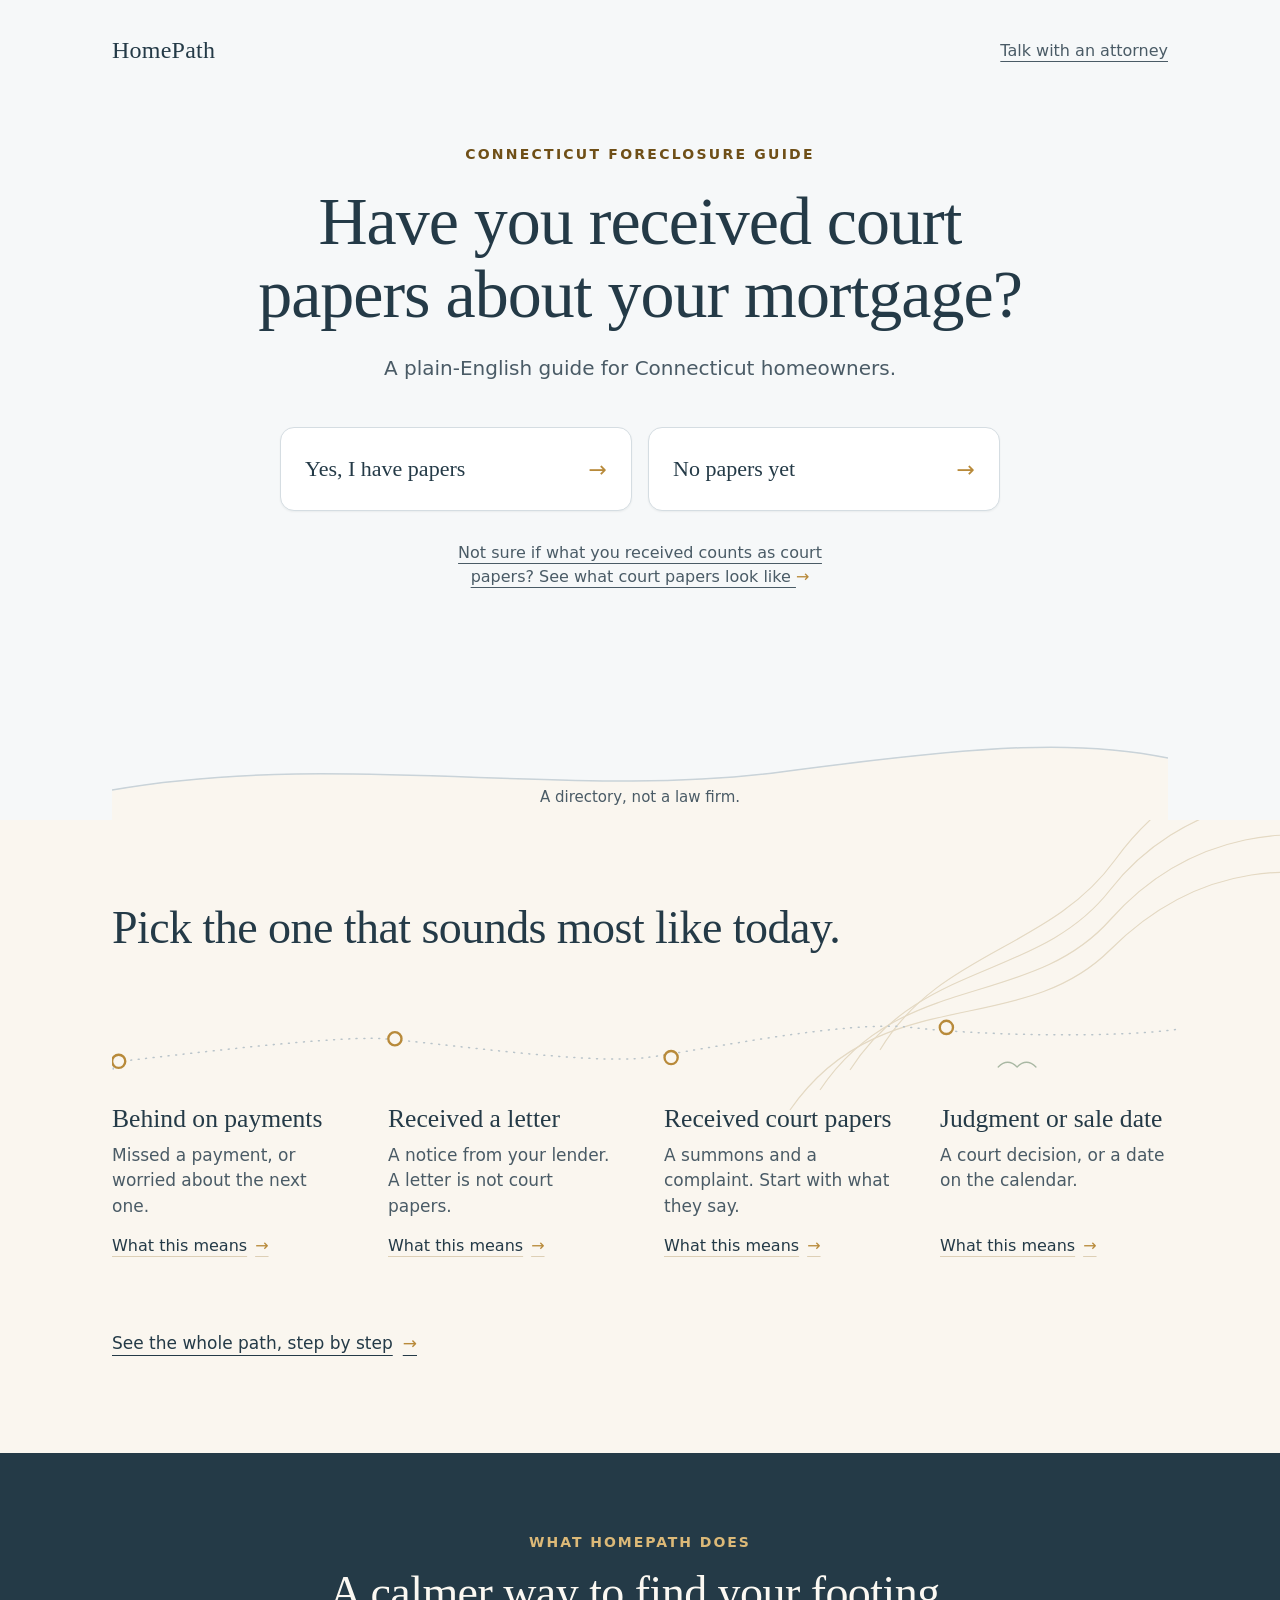
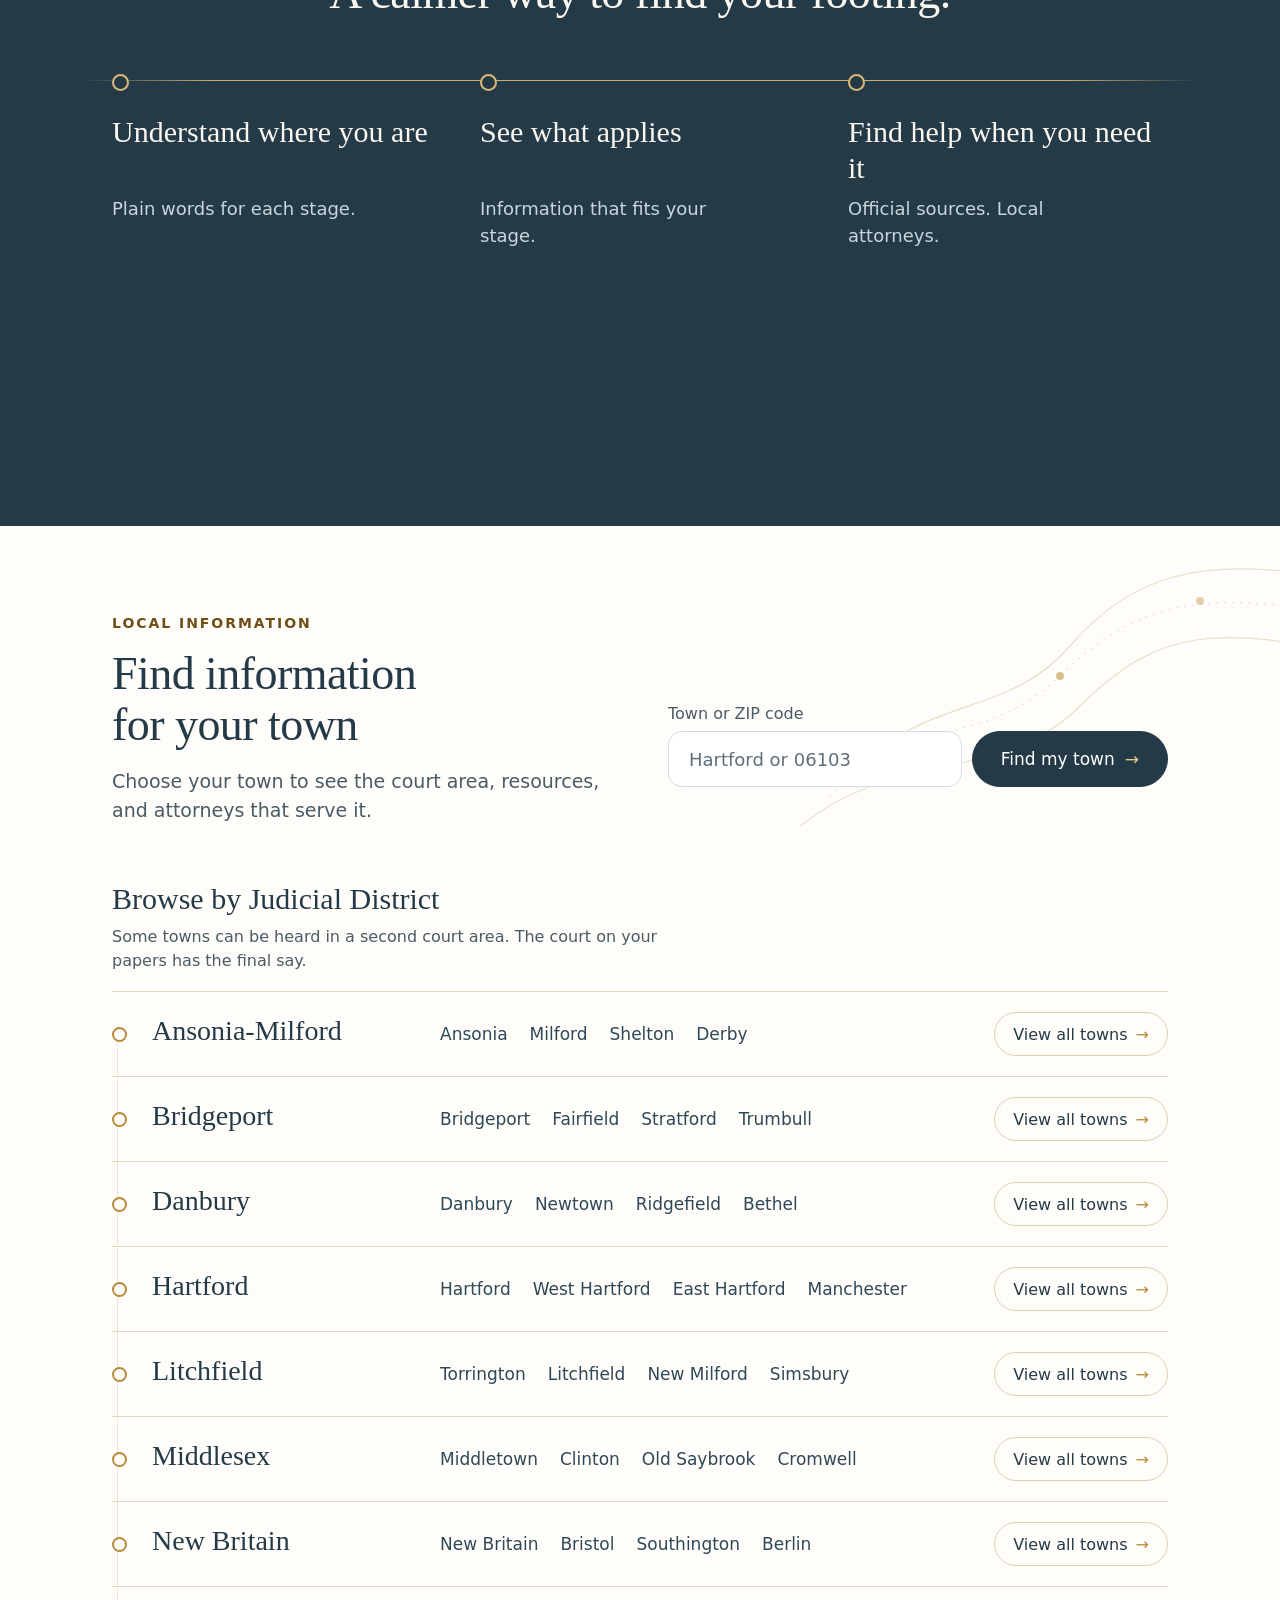
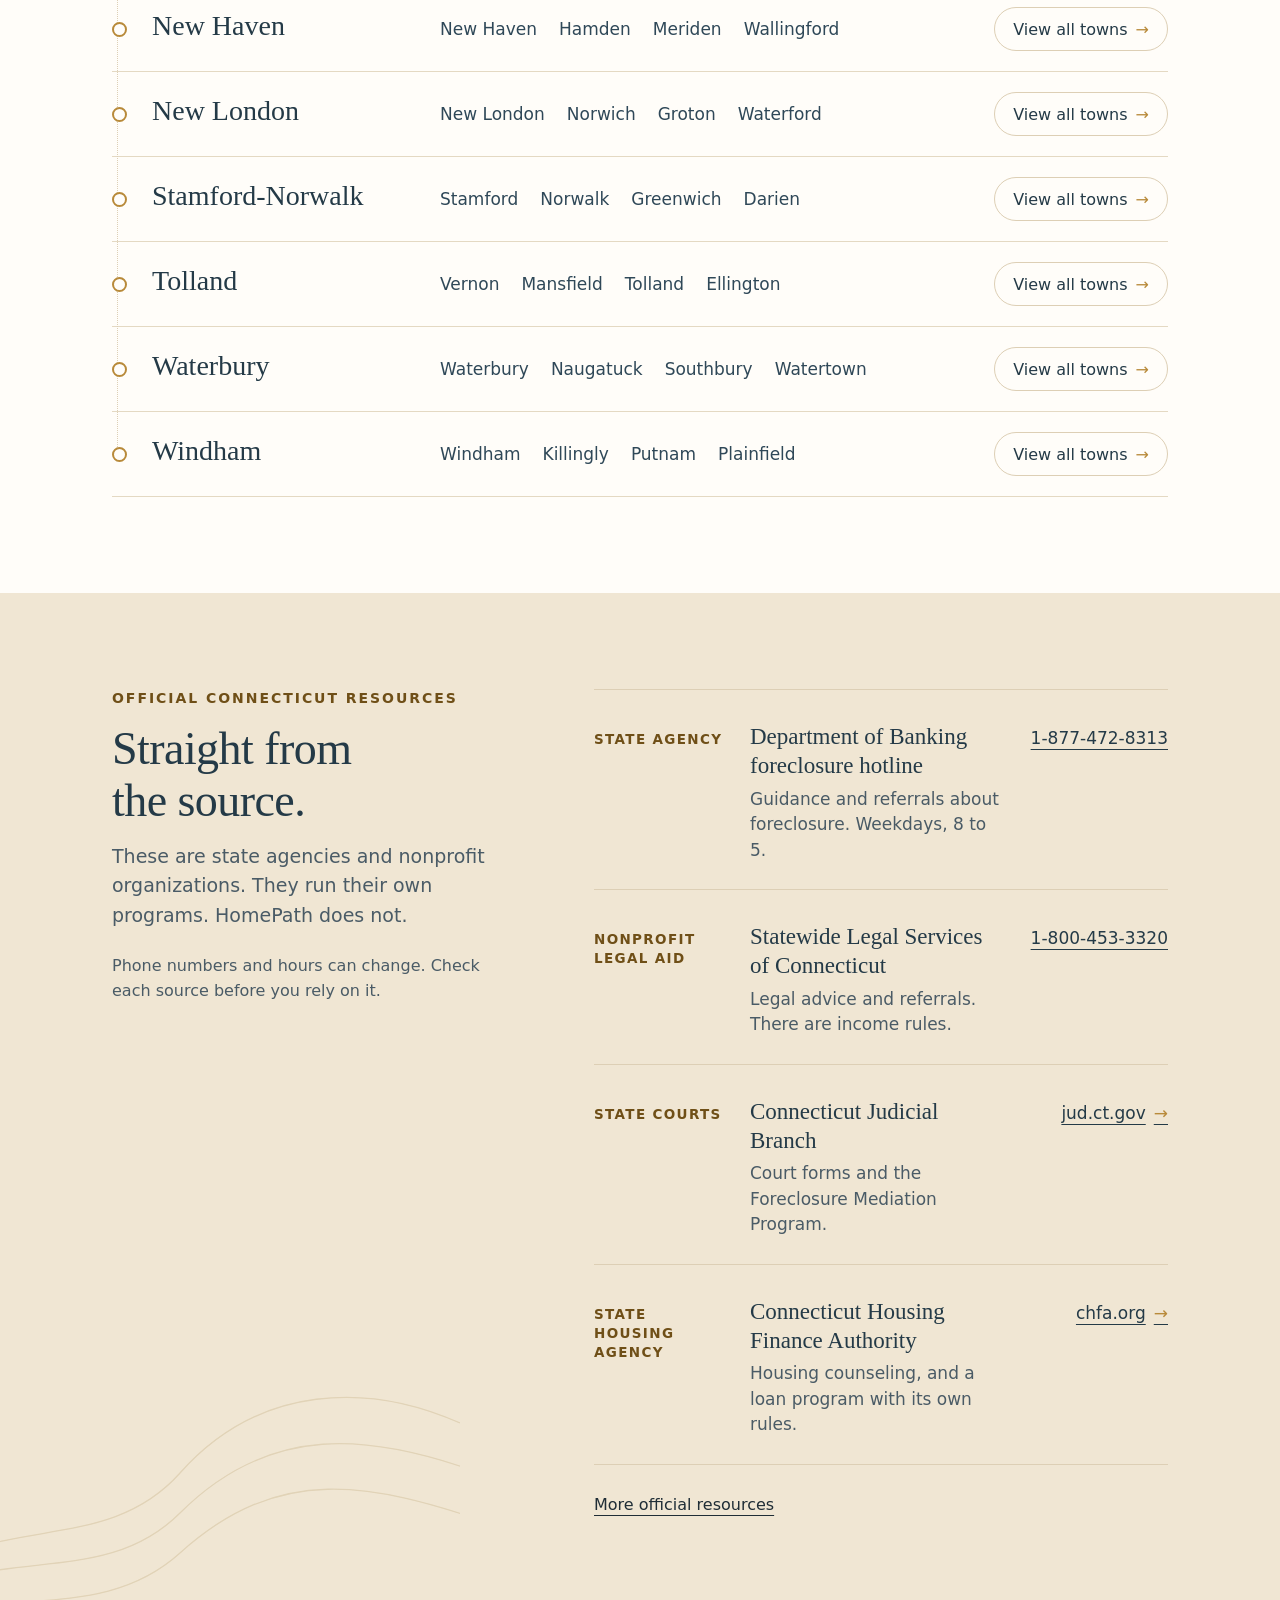
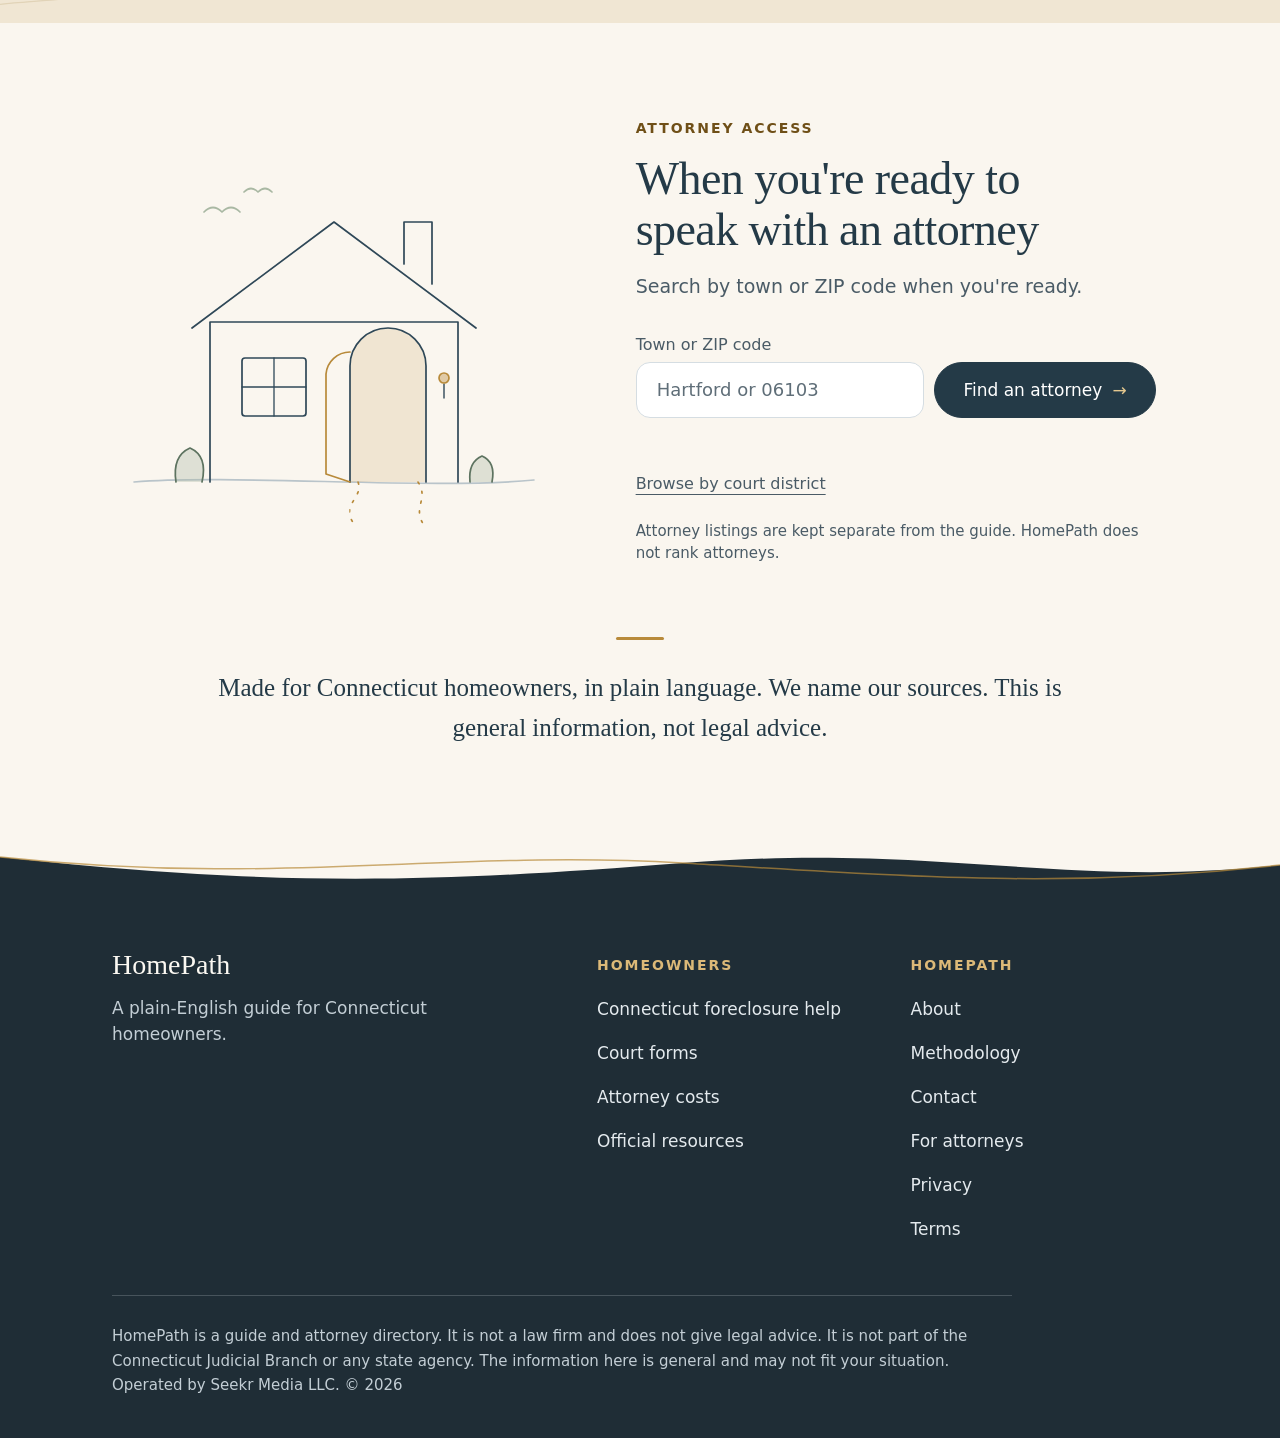
<file: final/index.html>
<!doctype html>
<html lang="en">
<head>
<meta charset="utf-8">
<meta name="viewport" content="width=device-width, initial-scale=1">
<meta name="robots" content="noindex,nofollow">
<title>HomePath – homepage design preview (final)</title>
<script>(function(){var d=document.documentElement;d.className+=/[?&]static=1/.test(location.search)?' static':' js';})();</script>
<link rel="stylesheet" href="styles.css">
</head>
<body>

<div class="hero-shell">
<header>
  <a class="wordmark" href="#" aria-label="HomePath home">HomePath</a>
  <a class="talk" href="#directory">Talk with an attorney</a>
</header>

<main class="hero">
  <div class="stage">
    <p class="kicker rise" style="--d:0">Connecticut foreclosure guide</p>
    <h1 class="rise" style="--d:120">Have you received court papers about your mortgage?</h1>
    <p class="sub rise" style="--d:280">A plain-English guide for Connecticut homeowners.</p>

    <div class="choices" id="choices" role="group" aria-label="Court papers">
      <button class="choice rise" style="--d:440" type="button" data-key="yes" aria-pressed="false"><span>Yes, I have papers</span><span class="arrow" aria-hidden="true">→</span></button>
      <button class="choice rise" style="--d:540" type="button" data-key="no" aria-pressed="false"><span>No papers yet</span><span class="arrow" aria-hidden="true">→</span></button>
    </div>

    <p class="unsure rise" style="--d:720"><a href="#">Not sure if what you received counts as court papers? See what court papers look like <span class="go-arrow" aria-hidden="true">→</span></a></p>

    <div class="next" id="next" hidden aria-live="polite">
      <p id="nextText"></p>
      <a class="go" id="nextGo" href="#start">Continue</a><button class="back" id="back" type="button">Change my answer</button>
      <p class="proto">Design preview. The next screen is not built yet.</p>
    </div>
  </div>
  <div class="hero-spacer"></div>
  <svg class="horizon" viewBox="0 0 1200 150" preserveAspectRatio="none" aria-hidden="true"><path d="M0 120 C 260 80, 520 130, 760 102 S 1100 70, 1200 88 L1200 150 L0 150 Z" fill="#faf6ef"/><path d="M0 120 C 260 80, 520 130, 760 102 S 1100 70, 1200 88" fill="none" stroke="#c9d3d9" stroke-width="1.5" vector-effect="non-scaling-stroke"/></svg>
  <p class="hero-foot">A directory, not a law firm.</p>
</main>
</div>

<!-- 2 START WHERE YOU ARE -->
<section class="start" id="start" aria-labelledby="start-h">
  <svg class="contour" style="right:-120px;top:-60px;width:620px;height:420px" fill="none" stroke="#e4d9c3" stroke-width="1.2" viewBox="0 0 620 420" aria-hidden="true"><path d="M40 330 C 120 210, 250 250, 330 160 S 520 60, 600 90"/><path d="M10 350 C 100 220, 240 280, 330 190 S 520 100, 620 130"/><path d="M70 310 C 140 200, 260 220, 330 130 S 520 20, 590 50"/><path d="M100 290 C 160 190, 270 190, 335 100 S 500 -20, 570 10"/></svg>
  <div class="wrap">
    <p class="eyebrow reveal">Start where you are</p>
    <h2 id="start-h" class="reveal" style="--i:1">Pick the one that sounds most like today.</h2>

    <div class="paths seq" data-io>
      <svg class="path-svg" fill="none" viewBox="0 0 1120 90" aria-hidden="true"><path d="M-10 82 C 6 80 -2 64 7 64 S 230 36 287 40 S 508 68 567 60 S 780 20 847 28 S 1060 40 1130 30" stroke="#b9c4ca" stroke-width="1.6" stroke-linecap="round" stroke-dasharray="1 7"/><g fill="#faf6ef" stroke="#b88a3a" stroke-width="2.5"><circle class="pt" style="--k:0" cx="7" cy="64" r="7"/><circle class="pt" style="--k:1" cx="300" cy="40" r="7"/><circle class="pt" style="--k:2" cx="593" cy="60" r="7"/><circle class="pt" style="--k:3" cx="885" cy="28" r="7"/></g><g class="drift slow" stroke="#a9b8a3" stroke-width="1.4" stroke-linecap="round"><path d="M940 70 q 10 -10 20 0 q 10 -10 20 0"/></g></svg>
      <ol class="stops">
        <li class="stop" style="--i:0"><a href="#"><h3>Behind on payments</h3><p>Missed a payment, or worried about the next one.</p><span class="more">What this means <span class="go-arrow" aria-hidden="true">→</span></span></a></li>
        <li class="stop" style="--i:1"><a href="#"><h3>Received a letter</h3><p>A notice from your lender. A letter is not court papers.</p><span class="more">What this means <span class="go-arrow" aria-hidden="true">→</span></span></a></li>
        <li class="stop" style="--i:2" id="court-papers"><a href="#"><h3>Received court papers</h3><p>A summons and a complaint. Start with what they say.</p><span class="more">What this means <span class="go-arrow" aria-hidden="true">→</span></span></a></li>
        <li class="stop" style="--i:3"><a href="#"><h3>Judgment or sale date</h3><p>A court decision, or a date on the calendar.</p><span class="more">What this means <span class="go-arrow" aria-hidden="true">→</span></span></a></li>
      </ol>
    </div>
    <p class="wholepath reveal" style="--i:1"><a href="#">See the whole path, step by step <span class="go-arrow" aria-hidden="true">→</span></a></p>
  </div>
</section>

<!-- 3 A CALMER WAY -->
<section class="does" aria-labelledby="does-h">
  <div class="wrap">
    <p class="eyebrow reveal">What HomePath does</p>
    <h2 id="does-h" class="reveal" style="--i:1">A calmer way to find your footing.</h2>
    <div class="moments" data-io>
      <span class="line" aria-hidden="true"></span>
      <div class="moment" style="--k:0"><h3>Understand where you are</h3><p>Plain words for each stage.</p></div>
      <div class="moment" style="--k:1"><h3>See what applies</h3><p>Information that fits your stage.</p></div>
      <div class="moment" style="--k:2"><h3>Find help when you need it</h3><p>Official sources. Local attorneys.</p></div>
    </div>
  </div>
  <svg class="landscape" fill="none" stroke-linecap="round" stroke-linejoin="round" viewBox="0 0 1440 280" preserveAspectRatio="xMidYMax slice" aria-hidden="true"><g class="drift" stroke="#dcb978" stroke-width="1.5" opacity=".85"><circle cx="210" cy="82" r="26"/><path d="M168 82 h-18 M252 82 h18 M210 40 v-16 M180 52 l-11 -11 M240 52 l11 -11" opacity=".55"/></g>
<g class="drift slow" stroke="#86a0ae" stroke-width="1.4" opacity=".7"><path d="M1010 70 q 22 -20 48 -6 q 22 -18 46 0 q 26 -2 30 12 h-124 q -6 -4 0 -6z"/></g>
<path d="M0 200 C 180 150 330 170 480 190 S 760 130 960 160 S 1280 120 1440 150" stroke="#6e8a99" stroke-width="1.5"/>
<path d="M0 230 C 220 190 420 220 640 205 S 1000 170 1200 195 S 1380 190 1440 180" stroke="#8fa6b3" stroke-width="1.5"/>
<path d="M0 262 C 260 236 520 258 760 240 S 1180 232 1440 246" stroke="#a9bcc7" stroke-width="1.5" opacity=".9"/>
<path d="M610 280 C 650 262 760 262 770 240 S 690 214 760 200 S 900 190 950 168" stroke="#dcb978" stroke-width="1.5" stroke-dasharray="2 8"/>
<path d="M590 280 C 640 258 730 256 744 238" stroke="#6e8a99" stroke-width="1.2" opacity=".6"/>
<g stroke="#c9d6dd" stroke-width="1.6"><path d="M930 170 v-34 h60 v34"/><path d="M922 138 L960 108 L998 138"/><path d="M984 124 v-18 h8 v22"/><rect x="950" y="146" width="12" height="24" rx="1" fill="#dcb978" fill-opacity=".35" stroke="#dcb978"/><rect x="970" y="146" width="12" height="12" rx="1" stroke="#dcb978"/></g>
<g stroke="#86a0ae" stroke-width="1.4"><path d="M1060 172 v-26"/><circle cx="1060" cy="134" r="14"/><path d="M1088 176 v-18"/><circle cx="1088" cy="148" r="10"/></g>
<g stroke="#86a0ae" stroke-width="1.4"><path d="M330 188 v-24"/><circle cx="330" cy="152" r="13"/><path d="M362 190 v-14"/><circle cx="362" cy="166" r="8"/></g>
<g stroke="#c9d6dd" stroke-width="1.6"><path d="M760 244 v-44"/><path d="M760 206 h26 l8 -6 l-8 -6 h-26z" stroke="#dcb978"/></g></svg>
</section>

<!-- 4 FIND INFORMATION FOR YOUR TOWN -->
<section class="towns" id="towns" aria-labelledby="towns-h">
  <svg class="contour" style="right:-80px;top:-30px;width:560px;height:360px" fill="none" stroke="#e8dfcc" stroke-width="1.2" viewBox="0 0 560 360" aria-hidden="true"><path d="M30 300 C 110 220, 190 250, 260 180 S 400 90, 540 120" stroke-dasharray="1 7" stroke-linecap="round"/><path d="M0 330 C 100 250, 200 290, 280 210 S 420 130, 560 160"/><path d="M60 270 C 130 200, 210 220, 270 150 S 400 60, 520 80"/><circle cx="260" cy="180" r="4" fill="#b88a3a" stroke="none" opacity=".55"/><circle cx="400" cy="105" r="4" fill="#b88a3a" stroke="none" opacity=".4"/></svg>
  <div class="wrap">
    <div class="towns-head">
      <div class="reveal">
        <p class="eyebrow">Local information</p>
        <h2 id="towns-h">Find information for your town</h2>
        <p class="lede">Choose your town to see the court area, resources, and attorneys that serve it.</p>
      </div>
      <form class="townfinder reveal" style="--i:2" id="townform" novalidate>
        <label for="town-q">Town or ZIP code</label>
        <div class="field">
          <input id="town-q" type="text" list="town-list" autocomplete="off" placeholder="Hartford or 06103" aria-describedby="townMsg">
          <datalist id="town-list"><option value="Andover"><option value="Ansonia"><option value="Ashford"><option value="Avon"><option value="Barkhamsted"><option value="Beacon Falls"><option value="Berlin"><option value="Bethany"><option value="Bethel"><option value="Bethlehem"><option value="Bloomfield"><option value="Bolton"><option value="Bozrah"><option value="Branford"><option value="Bridgeport"><option value="Bridgewater"><option value="Bristol"><option value="Brookfield"><option value="Brooklyn"><option value="Burlington"><option value="Canaan"><option value="Canterbury"><option value="Canton"><option value="Chaplin"><option value="Cheshire"><option value="Chester"><option value="Clinton"><option value="Colchester"><option value="Colebrook"><option value="Columbia"><option value="Cornwall"><option value="Coventry"><option value="Cromwell"><option value="Danbury"><option value="Darien"><option value="Deep River"><option value="Derby"><option value="Durham"><option value="East Granby"><option value="East Haddam"><option value="East Hampton"><option value="East Hartford"><option value="East Haven"><option value="East Lyme"><option value="East Windsor"><option value="Eastford"><option value="Easton"><option value="Ellington"><option value="Enfield"><option value="Essex"><option value="Fairfield"><option value="Farmington"><option value="Franklin"><option value="Glastonbury"><option value="Goshen"><option value="Granby"><option value="Greenwich"><option value="Griswold"><option value="Groton"><option value="Guilford"><option value="Haddam"><option value="Hamden"><option value="Hampton"><option value="Hartford"><option value="Hartland"><option value="Harwinton"><option value="Hebron"><option value="Kent"><option value="Killingly"><option value="Killingworth"><option value="Lebanon"><option value="Ledyard"><option value="Lisbon"><option value="Litchfield"><option value="Lyme"><option value="Madison"><option value="Manchester"><option value="Mansfield"><option value="Marlborough"><option value="Meriden"><option value="Middlebury"><option value="Middlefield"><option value="Middletown"><option value="Milford"><option value="Monroe"><option value="Montville"><option value="Morris"><option value="Naugatuck"><option value="New Britain"><option value="New Canaan"><option value="New Fairfield"><option value="New Hartford"><option value="New Haven"><option value="New London"><option value="New Milford"><option value="Newington"><option value="Newtown"><option value="Norfolk"><option value="North Branford"><option value="North Canaan"><option value="North Haven"><option value="North Stonington"><option value="Norwalk"><option value="Norwich"><option value="Old Lyme"><option value="Old Saybrook"><option value="Orange"><option value="Oxford"><option value="Plainfield"><option value="Plainville"><option value="Plymouth"><option value="Pomfret"><option value="Portland"><option value="Preston"><option value="Prospect"><option value="Putnam"><option value="Redding"><option value="Ridgefield"><option value="Rocky Hill"><option value="Roxbury"><option value="Salem"><option value="Salisbury"><option value="Scotland"><option value="Seymour"><option value="Sharon"><option value="Shelton"><option value="Sherman"><option value="Simsbury"><option value="Somers"><option value="South Windsor"><option value="Southbury"><option value="Southington"><option value="Sprague"><option value="Stafford"><option value="Stamford"><option value="Sterling"><option value="Stonington"><option value="Stratford"><option value="Suffield"><option value="Thomaston"><option value="Thompson"><option value="Tolland"><option value="Torrington"><option value="Trumbull"><option value="Union"><option value="Vernon"><option value="Voluntown"><option value="Wallingford"><option value="Warren"><option value="Washington"><option value="Waterbury"><option value="Waterford"><option value="Watertown"><option value="West Hartford"><option value="West Haven"><option value="Westbrook"><option value="Weston"><option value="Westport"><option value="Wethersfield"><option value="Willington"><option value="Wilton"><option value="Winchester"><option value="Windham"><option value="Windsor"><option value="Windsor Locks"><option value="Wolcott"><option value="Woodbridge"><option value="Woodbury"><option value="Woodstock"></datalist>
          <button class="btn" type="submit">Find my town <span class="go-arrow" aria-hidden="true">→</span></button>
        </div>
        <p class="finder-msg" id="townMsg" role="status" aria-live="polite"></p>
      </form>
    </div>

    <div class="browse-head reveal" style="--i:3">
      <h3 class="browse-h">Browse by Judicial District</h3>
      <p class="court-note">Some towns can be heard in a second court area. The court on your papers has the final say.</p>
    </div>
    <ul class="districts" aria-label="Connecticut Judicial Districts">
<li class="district reveal soft" style="--i:0" data-jd="Ansonia-Milford"><div class="d-in">
<h4 class="d-name" id="d-ansonia-milford-h">Ansonia-Milford</h4>
<div class="d-towns"><ul aria-labelledby="d-ansonia-milford-h"><li><a href="town-placeholder.html?town=ansonia">Ansonia</a></li><li><a href="town-placeholder.html?town=milford">Milford</a></li><li><a href="town-placeholder.html?town=shelton">Shelton</a></li><li><a href="town-placeholder.html?town=derby">Derby</a></li></ul>
<div class="t-more" id="d-ansonia-milford-more" hidden><ul aria-label="More towns in Ansonia-Milford"><li><a href="town-placeholder.html?town=beacon-falls">Beacon Falls</a></li><li><a href="town-placeholder.html?town=orange">Orange</a></li><li><a href="town-placeholder.html?town=oxford">Oxford</a></li><li><a href="town-placeholder.html?town=seymour">Seymour</a></li><li><a href="town-placeholder.html?town=west-haven">West Haven</a></li></ul></div></div>
<button class="more-btn" type="button" aria-expanded="false" aria-controls="d-ansonia-milford-more" data-more="d-ansonia-milford-more"><span class="lbl">View all towns</span> <span class="go-arrow" aria-hidden="true">→</span><span class="sr-only"> in Ansonia-Milford</span></button>
</div></li>
<li class="district reveal soft" style="--i:1" data-jd="Bridgeport"><div class="d-in">
<h4 class="d-name" id="d-bridgeport-h">Bridgeport</h4>
<div class="d-towns"><ul aria-labelledby="d-bridgeport-h"><li><a href="town-placeholder.html?town=bridgeport">Bridgeport</a></li><li><a href="town-placeholder.html?town=fairfield">Fairfield</a></li><li><a href="town-placeholder.html?town=stratford">Stratford</a></li><li><a href="town-placeholder.html?town=trumbull">Trumbull</a></li></ul>
<div class="t-more" id="d-bridgeport-more" hidden><ul aria-label="More towns in Bridgeport"><li><a href="town-placeholder.html?town=easton">Easton</a></li><li><a href="town-placeholder.html?town=monroe">Monroe</a></li></ul></div></div>
<button class="more-btn" type="button" aria-expanded="false" aria-controls="d-bridgeport-more" data-more="d-bridgeport-more"><span class="lbl">View all towns</span> <span class="go-arrow" aria-hidden="true">→</span><span class="sr-only"> in Bridgeport</span></button>
</div></li>
<li class="district reveal soft" style="--i:2" data-jd="Danbury"><div class="d-in">
<h4 class="d-name" id="d-danbury-h">Danbury</h4>
<div class="d-towns"><ul aria-labelledby="d-danbury-h"><li><a href="town-placeholder.html?town=danbury">Danbury</a></li><li><a href="town-placeholder.html?town=newtown">Newtown</a></li><li><a href="town-placeholder.html?town=ridgefield">Ridgefield</a></li><li><a href="town-placeholder.html?town=bethel">Bethel</a></li></ul>
<div class="t-more" id="d-danbury-more" hidden><ul aria-label="More towns in Danbury"><li><a href="town-placeholder.html?town=brookfield">Brookfield</a></li><li><a href="town-placeholder.html?town=new-fairfield">New Fairfield</a></li><li><a href="town-placeholder.html?town=redding">Redding</a></li><li><a href="town-placeholder.html?town=sherman">Sherman</a></li></ul></div></div>
<button class="more-btn" type="button" aria-expanded="false" aria-controls="d-danbury-more" data-more="d-danbury-more"><span class="lbl">View all towns</span> <span class="go-arrow" aria-hidden="true">→</span><span class="sr-only"> in Danbury</span></button>
</div></li>
<li class="district reveal soft" style="--i:3" data-jd="Hartford"><div class="d-in">
<h4 class="d-name" id="d-hartford-h">Hartford</h4>
<div class="d-towns"><ul aria-labelledby="d-hartford-h"><li><a href="town-placeholder.html?town=hartford">Hartford</a></li><li><a href="town-placeholder.html?town=west-hartford">West Hartford</a></li><li><a href="town-placeholder.html?town=east-hartford">East Hartford</a></li><li><a href="town-placeholder.html?town=manchester">Manchester</a></li></ul>
<div class="t-more" id="d-hartford-more" hidden><ul aria-label="More towns in Hartford"><li><a href="town-placeholder.html?town=bloomfield">Bloomfield</a></li><li><a href="town-placeholder.html?town=east-granby">East Granby</a></li><li><a href="town-placeholder.html?town=east-windsor">East Windsor</a></li><li><a href="town-placeholder.html?town=enfield">Enfield</a></li><li><a href="town-placeholder.html?town=glastonbury">Glastonbury</a></li><li><a href="town-placeholder.html?town=marlborough">Marlborough</a></li><li><a href="town-placeholder.html?town=south-windsor">South Windsor</a></li><li><a href="town-placeholder.html?town=suffield">Suffield</a></li><li><a href="town-placeholder.html?town=windsor">Windsor</a></li><li><a href="town-placeholder.html?town=windsor-locks">Windsor Locks</a></li></ul></div></div>
<button class="more-btn" type="button" aria-expanded="false" aria-controls="d-hartford-more" data-more="d-hartford-more"><span class="lbl">View all towns</span> <span class="go-arrow" aria-hidden="true">→</span><span class="sr-only"> in Hartford</span></button>
</div></li>
<li class="district reveal soft" style="--i:4" data-jd="Litchfield"><div class="d-in">
<h4 class="d-name" id="d-litchfield-h">Litchfield</h4>
<div class="d-towns"><ul aria-labelledby="d-litchfield-h"><li><a href="town-placeholder.html?town=torrington">Torrington</a></li><li><a href="town-placeholder.html?town=litchfield">Litchfield</a></li><li><a href="town-placeholder.html?town=new-milford">New Milford</a></li><li><a href="town-placeholder.html?town=simsbury">Simsbury</a></li></ul>
<div class="t-more" id="d-litchfield-more" hidden><ul aria-label="More towns in Litchfield"><li><a href="town-placeholder.html?town=avon">Avon</a></li><li><a href="town-placeholder.html?town=barkhamsted">Barkhamsted</a></li><li><a href="town-placeholder.html?town=bethlehem">Bethlehem</a></li><li><a href="town-placeholder.html?town=bridgewater">Bridgewater</a></li><li><a href="town-placeholder.html?town=burlington">Burlington</a></li><li><a href="town-placeholder.html?town=canaan">Canaan</a></li><li><a href="town-placeholder.html?town=canton">Canton</a></li><li><a href="town-placeholder.html?town=colebrook">Colebrook</a></li><li><a href="town-placeholder.html?town=cornwall">Cornwall</a></li><li><a href="town-placeholder.html?town=farmington">Farmington</a></li><li><a href="town-placeholder.html?town=goshen">Goshen</a></li><li><a href="town-placeholder.html?town=granby">Granby</a></li><li><a href="town-placeholder.html?town=hartland">Hartland</a></li><li><a href="town-placeholder.html?town=harwinton">Harwinton</a></li><li><a href="town-placeholder.html?town=kent">Kent</a></li><li><a href="town-placeholder.html?town=morris">Morris</a></li><li><a href="town-placeholder.html?town=new-hartford">New Hartford</a></li><li><a href="town-placeholder.html?town=norfolk">Norfolk</a></li><li><a href="town-placeholder.html?town=north-canaan">North Canaan</a></li><li><a href="town-placeholder.html?town=roxbury">Roxbury</a></li><li><a href="town-placeholder.html?town=salisbury">Salisbury</a></li><li><a href="town-placeholder.html?town=sharon">Sharon</a></li><li><a href="town-placeholder.html?town=thomaston">Thomaston</a></li><li><a href="town-placeholder.html?town=warren">Warren</a></li><li><a href="town-placeholder.html?town=washington">Washington</a></li><li><a href="town-placeholder.html?town=winchester">Winchester</a></li></ul></div></div>
<button class="more-btn" type="button" aria-expanded="false" aria-controls="d-litchfield-more" data-more="d-litchfield-more"><span class="lbl">View all towns</span> <span class="go-arrow" aria-hidden="true">→</span><span class="sr-only"> in Litchfield</span></button>
</div></li>
<li class="district reveal soft" style="--i:5" data-jd="Middlesex"><div class="d-in">
<h4 class="d-name" id="d-middlesex-h">Middlesex</h4>
<div class="d-towns"><ul aria-labelledby="d-middlesex-h"><li><a href="town-placeholder.html?town=middletown">Middletown</a></li><li><a href="town-placeholder.html?town=clinton">Clinton</a></li><li><a href="town-placeholder.html?town=old-saybrook">Old Saybrook</a></li><li><a href="town-placeholder.html?town=cromwell">Cromwell</a></li></ul>
<div class="t-more" id="d-middlesex-more" hidden><ul aria-label="More towns in Middlesex"><li><a href="town-placeholder.html?town=chester">Chester</a></li><li><a href="town-placeholder.html?town=deep-river">Deep River</a></li><li><a href="town-placeholder.html?town=durham">Durham</a></li><li><a href="town-placeholder.html?town=east-haddam">East Haddam</a></li><li><a href="town-placeholder.html?town=east-hampton">East Hampton</a></li><li><a href="town-placeholder.html?town=essex">Essex</a></li><li><a href="town-placeholder.html?town=haddam">Haddam</a></li><li><a href="town-placeholder.html?town=killingworth">Killingworth</a></li><li><a href="town-placeholder.html?town=middlefield">Middlefield</a></li><li><a href="town-placeholder.html?town=portland">Portland</a></li><li><a href="town-placeholder.html?town=westbrook">Westbrook</a></li></ul></div></div>
<button class="more-btn" type="button" aria-expanded="false" aria-controls="d-middlesex-more" data-more="d-middlesex-more"><span class="lbl">View all towns</span> <span class="go-arrow" aria-hidden="true">→</span><span class="sr-only"> in Middlesex</span></button>
</div></li>
<li class="district reveal soft" style="--i:5" data-jd="New Britain"><div class="d-in">
<h4 class="d-name" id="d-new-britain-h">New Britain</h4>
<div class="d-towns"><ul aria-labelledby="d-new-britain-h"><li><a href="town-placeholder.html?town=new-britain">New Britain</a></li><li><a href="town-placeholder.html?town=bristol">Bristol</a></li><li><a href="town-placeholder.html?town=southington">Southington</a></li><li><a href="town-placeholder.html?town=berlin">Berlin</a></li></ul>
<div class="t-more" id="d-new-britain-more" hidden><ul aria-label="More towns in New Britain"><li><a href="town-placeholder.html?town=newington">Newington</a></li><li><a href="town-placeholder.html?town=plainville">Plainville</a></li><li><a href="town-placeholder.html?town=plymouth">Plymouth</a></li><li><a href="town-placeholder.html?town=rocky-hill">Rocky Hill</a></li><li><a href="town-placeholder.html?town=wethersfield">Wethersfield</a></li></ul></div></div>
<button class="more-btn" type="button" aria-expanded="false" aria-controls="d-new-britain-more" data-more="d-new-britain-more"><span class="lbl">View all towns</span> <span class="go-arrow" aria-hidden="true">→</span><span class="sr-only"> in New Britain</span></button>
</div></li>
<li class="district reveal soft" style="--i:5" data-jd="New Haven"><div class="d-in">
<h4 class="d-name" id="d-new-haven-h">New Haven</h4>
<div class="d-towns"><ul aria-labelledby="d-new-haven-h"><li><a href="town-placeholder.html?town=new-haven">New Haven</a></li><li><a href="town-placeholder.html?town=hamden">Hamden</a></li><li><a href="town-placeholder.html?town=meriden">Meriden</a></li><li><a href="town-placeholder.html?town=wallingford">Wallingford</a></li></ul>
<div class="t-more" id="d-new-haven-more" hidden><ul aria-label="More towns in New Haven"><li><a href="town-placeholder.html?town=bethany">Bethany</a></li><li><a href="town-placeholder.html?town=branford">Branford</a></li><li><a href="town-placeholder.html?town=cheshire">Cheshire</a></li><li><a href="town-placeholder.html?town=east-haven">East Haven</a></li><li><a href="town-placeholder.html?town=guilford">Guilford</a></li><li><a href="town-placeholder.html?town=madison">Madison</a></li><li><a href="town-placeholder.html?town=north-branford">North Branford</a></li><li><a href="town-placeholder.html?town=north-haven">North Haven</a></li><li><a href="town-placeholder.html?town=woodbridge">Woodbridge</a></li></ul></div></div>
<button class="more-btn" type="button" aria-expanded="false" aria-controls="d-new-haven-more" data-more="d-new-haven-more"><span class="lbl">View all towns</span> <span class="go-arrow" aria-hidden="true">→</span><span class="sr-only"> in New Haven</span></button>
</div></li>
<li class="district reveal soft" style="--i:5" data-jd="New London"><div class="d-in">
<h4 class="d-name" id="d-new-london-h">New London</h4>
<div class="d-towns"><ul aria-labelledby="d-new-london-h"><li><a href="town-placeholder.html?town=new-london">New London</a></li><li><a href="town-placeholder.html?town=norwich">Norwich</a></li><li><a href="town-placeholder.html?town=groton">Groton</a></li><li><a href="town-placeholder.html?town=waterford">Waterford</a></li></ul>
<div class="t-more" id="d-new-london-more" hidden><ul aria-label="More towns in New London"><li><a href="town-placeholder.html?town=bozrah">Bozrah</a></li><li><a href="town-placeholder.html?town=colchester">Colchester</a></li><li><a href="town-placeholder.html?town=east-lyme">East Lyme</a></li><li><a href="town-placeholder.html?town=franklin">Franklin</a></li><li><a href="town-placeholder.html?town=griswold">Griswold</a></li><li><a href="town-placeholder.html?town=lebanon">Lebanon</a></li><li><a href="town-placeholder.html?town=ledyard">Ledyard</a></li><li><a href="town-placeholder.html?town=lisbon">Lisbon</a></li><li><a href="town-placeholder.html?town=lyme">Lyme</a></li><li><a href="town-placeholder.html?town=montville">Montville</a></li><li><a href="town-placeholder.html?town=north-stonington">North Stonington</a></li><li><a href="town-placeholder.html?town=old-lyme">Old Lyme</a></li><li><a href="town-placeholder.html?town=preston">Preston</a></li><li><a href="town-placeholder.html?town=salem">Salem</a></li><li><a href="town-placeholder.html?town=sprague">Sprague</a></li><li><a href="town-placeholder.html?town=stonington">Stonington</a></li><li><a href="town-placeholder.html?town=voluntown">Voluntown</a></li></ul></div></div>
<button class="more-btn" type="button" aria-expanded="false" aria-controls="d-new-london-more" data-more="d-new-london-more"><span class="lbl">View all towns</span> <span class="go-arrow" aria-hidden="true">→</span><span class="sr-only"> in New London</span></button>
</div></li>
<li class="district reveal soft" style="--i:5" data-jd="Stamford-Norwalk"><div class="d-in">
<h4 class="d-name" id="d-stamford-norwalk-h">Stamford-Norwalk</h4>
<div class="d-towns"><ul aria-labelledby="d-stamford-norwalk-h"><li><a href="town-placeholder.html?town=stamford">Stamford</a></li><li><a href="town-placeholder.html?town=norwalk">Norwalk</a></li><li><a href="town-placeholder.html?town=greenwich">Greenwich</a></li><li><a href="town-placeholder.html?town=darien">Darien</a></li></ul>
<div class="t-more" id="d-stamford-norwalk-more" hidden><ul aria-label="More towns in Stamford-Norwalk"><li><a href="town-placeholder.html?town=new-canaan">New Canaan</a></li><li><a href="town-placeholder.html?town=weston">Weston</a></li><li><a href="town-placeholder.html?town=westport">Westport</a></li><li><a href="town-placeholder.html?town=wilton">Wilton</a></li></ul></div></div>
<button class="more-btn" type="button" aria-expanded="false" aria-controls="d-stamford-norwalk-more" data-more="d-stamford-norwalk-more"><span class="lbl">View all towns</span> <span class="go-arrow" aria-hidden="true">→</span><span class="sr-only"> in Stamford-Norwalk</span></button>
</div></li>
<li class="district reveal soft" style="--i:5" data-jd="Tolland"><div class="d-in">
<h4 class="d-name" id="d-tolland-h">Tolland</h4>
<div class="d-towns"><ul aria-labelledby="d-tolland-h"><li><a href="town-placeholder.html?town=vernon">Vernon</a></li><li><a href="town-placeholder.html?town=mansfield">Mansfield</a></li><li><a href="town-placeholder.html?town=tolland">Tolland</a></li><li><a href="town-placeholder.html?town=ellington">Ellington</a></li></ul>
<div class="t-more" id="d-tolland-more" hidden><ul aria-label="More towns in Tolland"><li><a href="town-placeholder.html?town=andover">Andover</a></li><li><a href="town-placeholder.html?town=bolton">Bolton</a></li><li><a href="town-placeholder.html?town=columbia">Columbia</a></li><li><a href="town-placeholder.html?town=coventry">Coventry</a></li><li><a href="town-placeholder.html?town=hebron">Hebron</a></li><li><a href="town-placeholder.html?town=somers">Somers</a></li><li><a href="town-placeholder.html?town=stafford">Stafford</a></li><li><a href="town-placeholder.html?town=union">Union</a></li><li><a href="town-placeholder.html?town=willington">Willington</a></li></ul></div></div>
<button class="more-btn" type="button" aria-expanded="false" aria-controls="d-tolland-more" data-more="d-tolland-more"><span class="lbl">View all towns</span> <span class="go-arrow" aria-hidden="true">→</span><span class="sr-only"> in Tolland</span></button>
</div></li>
<li class="district reveal soft" style="--i:5" data-jd="Waterbury"><div class="d-in">
<h4 class="d-name" id="d-waterbury-h">Waterbury</h4>
<div class="d-towns"><ul aria-labelledby="d-waterbury-h"><li><a href="town-placeholder.html?town=waterbury">Waterbury</a></li><li><a href="town-placeholder.html?town=naugatuck">Naugatuck</a></li><li><a href="town-placeholder.html?town=southbury">Southbury</a></li><li><a href="town-placeholder.html?town=watertown">Watertown</a></li></ul>
<div class="t-more" id="d-waterbury-more" hidden><ul aria-label="More towns in Waterbury"><li><a href="town-placeholder.html?town=middlebury">Middlebury</a></li><li><a href="town-placeholder.html?town=prospect">Prospect</a></li><li><a href="town-placeholder.html?town=wolcott">Wolcott</a></li><li><a href="town-placeholder.html?town=woodbury">Woodbury</a></li></ul></div></div>
<button class="more-btn" type="button" aria-expanded="false" aria-controls="d-waterbury-more" data-more="d-waterbury-more"><span class="lbl">View all towns</span> <span class="go-arrow" aria-hidden="true">→</span><span class="sr-only"> in Waterbury</span></button>
</div></li>
<li class="district reveal soft" style="--i:5" data-jd="Windham"><div class="d-in">
<h4 class="d-name" id="d-windham-h">Windham</h4>
<div class="d-towns"><ul aria-labelledby="d-windham-h"><li><a href="town-placeholder.html?town=windham">Windham</a></li><li><a href="town-placeholder.html?town=killingly">Killingly</a></li><li><a href="town-placeholder.html?town=putnam">Putnam</a></li><li><a href="town-placeholder.html?town=plainfield">Plainfield</a></li></ul>
<div class="t-more" id="d-windham-more" hidden><ul aria-label="More towns in Windham"><li><a href="town-placeholder.html?town=ashford">Ashford</a></li><li><a href="town-placeholder.html?town=brooklyn">Brooklyn</a></li><li><a href="town-placeholder.html?town=canterbury">Canterbury</a></li><li><a href="town-placeholder.html?town=chaplin">Chaplin</a></li><li><a href="town-placeholder.html?town=eastford">Eastford</a></li><li><a href="town-placeholder.html?town=hampton">Hampton</a></li><li><a href="town-placeholder.html?town=pomfret">Pomfret</a></li><li><a href="town-placeholder.html?town=scotland">Scotland</a></li><li><a href="town-placeholder.html?town=sterling">Sterling</a></li><li><a href="town-placeholder.html?town=thompson">Thompson</a></li><li><a href="town-placeholder.html?town=woodstock">Woodstock</a></li></ul></div></div>
<button class="more-btn" type="button" aria-expanded="false" aria-controls="d-windham-more" data-more="d-windham-more"><span class="lbl">View all towns</span> <span class="go-arrow" aria-hidden="true">→</span><span class="sr-only"> in Windham</span></button>
</div></li>
    </ul>
  </div>
</section>

<!-- 5 OFFICIAL CT RESOURCES -->
<section class="official" aria-labelledby="off-h">
  <svg class="contour" style="left:-160px;bottom:-120px;width:620px;height:420px" fill="none" stroke="#e1d3b7" stroke-width="1.3" viewBox="0 0 620 420" aria-hidden="true"><path d="M20 320 C 120 200, 250 280, 340 190 S 530 110, 640 150"/><path d="M0 360 C 110 230, 240 320, 340 230 S 530 160, 650 200"/><path d="M50 280 C 140 180, 260 240, 340 150 S 530 60, 620 100"/></svg>
  <div class="wrap grid">
    <div>
      <p class="eyebrow reveal">Official Connecticut resources</p>
      <h2 id="off-h" class="reveal" style="--i:1">Straight from the source.</h2>
      <p class="lede reveal" style="--i:2">These are state agencies and nonprofit organizations. They run their own programs. HomePath does not.</p>
      <p class="note reveal" style="--i:3">Phone numbers and hours can change. Check each source before you rely on it.</p>
    </div>
    <div>
      <ul class="rows">
        <li class="row reveal soft" style="--i:1"><div class="row-in">
          <span class="label">State agency</span>
          <div><h3>Department of Banking foreclosure hotline</h3><p>Guidance and referrals about foreclosure. Weekdays, 8 to 5.</p></div>
          <a class="contact" href="tel:+18774728313">1-877-472-8313</a>
        </div></li>
        <li class="row reveal soft" style="--i:2"><div class="row-in">
          <span class="label">Nonprofit legal aid</span>
          <div><h3>Statewide Legal Services of Connecticut</h3><p>Legal advice and referrals. There are income rules.</p></div>
          <a class="contact" href="tel:+18004533320">1-800-453-3320</a>
        </div></li>
        <li class="row reveal soft" style="--i:3"><div class="row-in">
          <span class="label">State courts</span>
          <div><h3>Connecticut Judicial Branch</h3><p>Court forms and the Foreclosure Mediation Program.</p></div>
          <a class="contact" href="#">jud.ct.gov <span class="go-arrow" aria-hidden="true">→</span></a>
        </div></li>
        <li class="row reveal soft" style="--i:4"><div class="row-in">
          <span class="label">State housing agency</span>
          <div><h3>Connecticut Housing Finance Authority</h3><p>Housing counseling, and a loan program with its own rules.</p></div>
          <a class="contact" href="#">chfa.org <span class="go-arrow" aria-hidden="true">→</span></a>
        </div></li>
      </ul>
      <p class="small reveal" style="--i:5"><a href="#">More official resources</a></p>
    </div>
  </div>
</section>

<!-- 6 ATTORNEY ACCESS -->
<section class="attorney" id="directory" aria-labelledby="att-h">
  <div class="wrap grid">
    <svg class="door reveal" fill="none" stroke="#2f4858" stroke-width="1.7" stroke-linecap="round" stroke-linejoin="round" viewBox="0 0 440 380" aria-hidden="true"><path d="M20 330 C 120 322 320 338 420 328" stroke="#b9c4ca"/>
<path d="M96 330 V170 H344 V330"/><path d="M78 176 L220 70 L362 176"/><path d="M290 112 V70 h28 v62"/>
<rect x="128" y="206" width="64" height="58" rx="3"/><path d="M160 206 v58 M128 235 h64" stroke-width="1.3"/>
<path d="M236 330 V214 a38 38 0 0 1 76 0 V330" fill="#b88a3a" fill-opacity=".16"/>
<path d="M236 330 L212 322 V222 a24 24 0 0 1 24 -22" stroke="#b88a3a"/>
<g class="pathline"><path d="M244 330 C 250 346 226 352 240 372 M304 330 C 316 348 296 356 312 376" stroke="#b88a3a" stroke-dasharray="2 8"/></g>
<path d="M330 232 v14" stroke-width="1.4"/><circle cx="330" cy="226" r="5" fill="#b88a3a" fill-opacity=".4" stroke="#b88a3a"/>
<g stroke="#5d7360"><path d="M62 330 q-4 -26 14 -34 q18 8 12 34" fill="#a9b8a3" fill-opacity=".35"/><path d="M356 330 q-2 -20 12 -26 q14 6 10 26" fill="#a9b8a3" fill-opacity=".35"/></g>
<g class="drift slow" stroke="#a9b8a3"><path d="M90 60 q9 -9 18 0 q9 -9 18 0"/><path d="M130 40 q7 -7 14 0 q7 -7 14 0"/></g></svg>
    <div class="reveal" style="--i:3">
      <p class="eyebrow">Attorney access</p>
      <h2 id="att-h">When you're ready to speak with an attorney</h2>
      <p class="lede">Search by town or ZIP code when you're ready.</p>
      <form class="finder" id="finder" novalidate>
        <label for="loc">Town or ZIP code</label>
        <div class="field">
          <input id="loc" name="loc" type="text" inputmode="text" autocomplete="postal-code" placeholder="Hartford or 06103">
          <button class="btn" type="submit">Find an attorney <span class="go-arrow" aria-hidden="true">→</span></button>
        </div>
        <p class="finder-msg" id="finderMsg" role="status" aria-live="polite"></p>
        <a class="browse" href="#towns">Browse by court district</a>
        <p class="sep-note">Attorney listings are kept separate from the guide. HomePath does not rank attorneys.</p>
      </form>
    </div>
  </div>
</section>

<!-- 7 TRUST -->
<section class="quiet" aria-label="About this guide">
  <div class="wrap reveal">
    <span class="rule" aria-hidden="true"></span>
    <p>Made for Connecticut homeowners, in plain language. We name our sources. This is general information, not legal advice.</p>
  </div>
</section>

<!-- 8 FOOTER (no entrance animation) -->
<footer>
  <svg class="foot-horizon" viewBox="0 0 1200 60" preserveAspectRatio="none" aria-hidden="true"><path d="M0 0 H1200 V30 C 1000 54 880 8 640 28 S 260 52 0 22 Z" fill="#faf6ef"/><path d="M0 22 C 260 52 420 14 640 28 S 1000 54 1200 30" fill="none" stroke="#b88a3a" stroke-opacity=".7" stroke-width="1.5" vector-effect="non-scaling-stroke"/></svg>
  <div class="wrap">
    <div class="foot-grid">
      <div>
        <a class="foot-mark" href="#">HomePath</a>
        <p class="foot-tag">A plain-English guide for Connecticut homeowners.</p>
      </div>
      <nav aria-label="Homeowners">
        <h2>Homeowners</h2>
        <ul>
          <li><a href="#">Connecticut foreclosure help</a></li>
          <li><a href="#">Court forms</a></li>
          <li><a href="#">Attorney costs</a></li>
          <li><a href="#">Official resources</a></li>
        </ul>
      </nav>
      <nav aria-label="HomePath">
        <h2>HomePath</h2>
        <ul>
          <li><a href="#">About</a></li>
          <li><a href="#">Methodology</a></li>
          <li><a href="#">Contact</a></li>
          <li><a href="#">For attorneys</a></li>
          <li><a href="#">Privacy</a></li>
          <li><a href="#">Terms</a></li>
        </ul>
      </nav>
    </div>
    <p class="disclosure">HomePath is a guide and attorney directory. It is not a law firm and does not give legal advice. It is not part of the Connecticut Judicial Branch or any state agency. The information here is general and may not fit your situation. Operated by Seekr Media LLC. © 2026</p>
  </div>
</footer>

<script src="towns.js"></script>
<script src="interactions.js"></script>
</body>
</html>
</file>
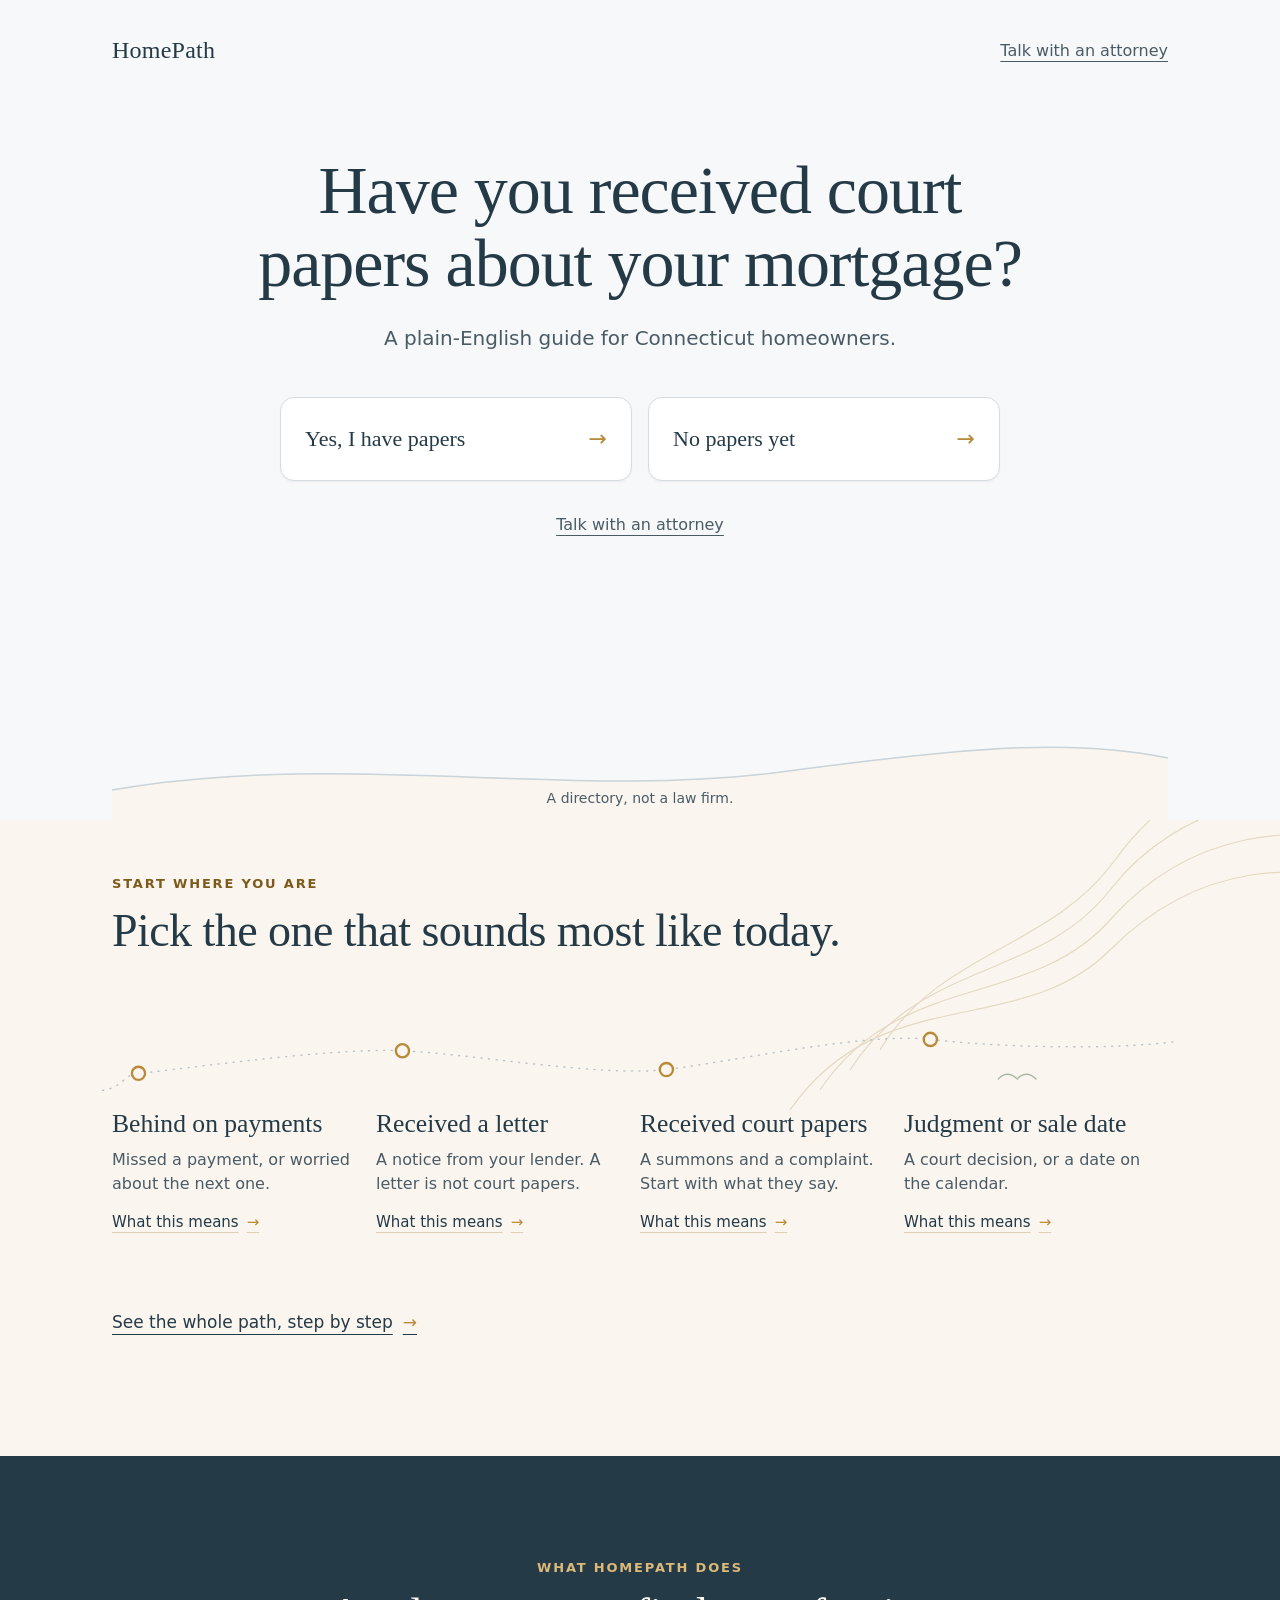
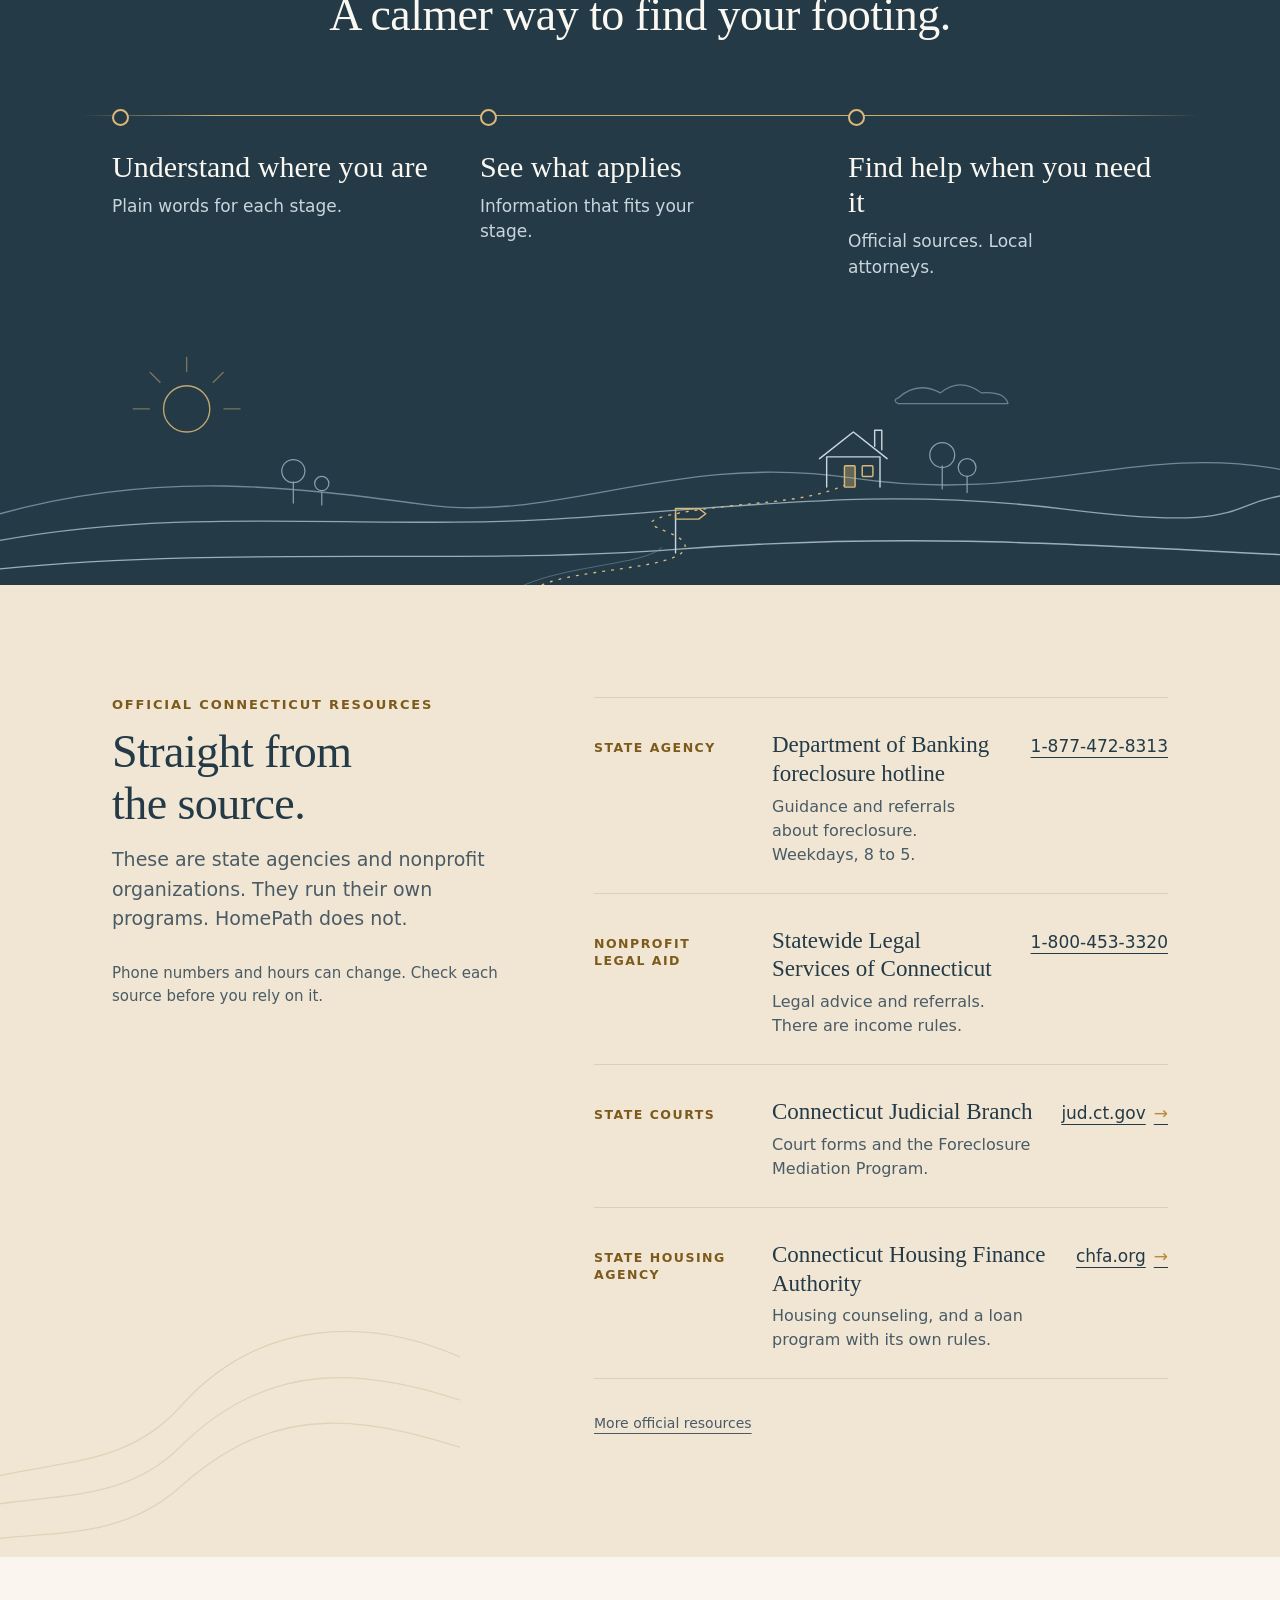
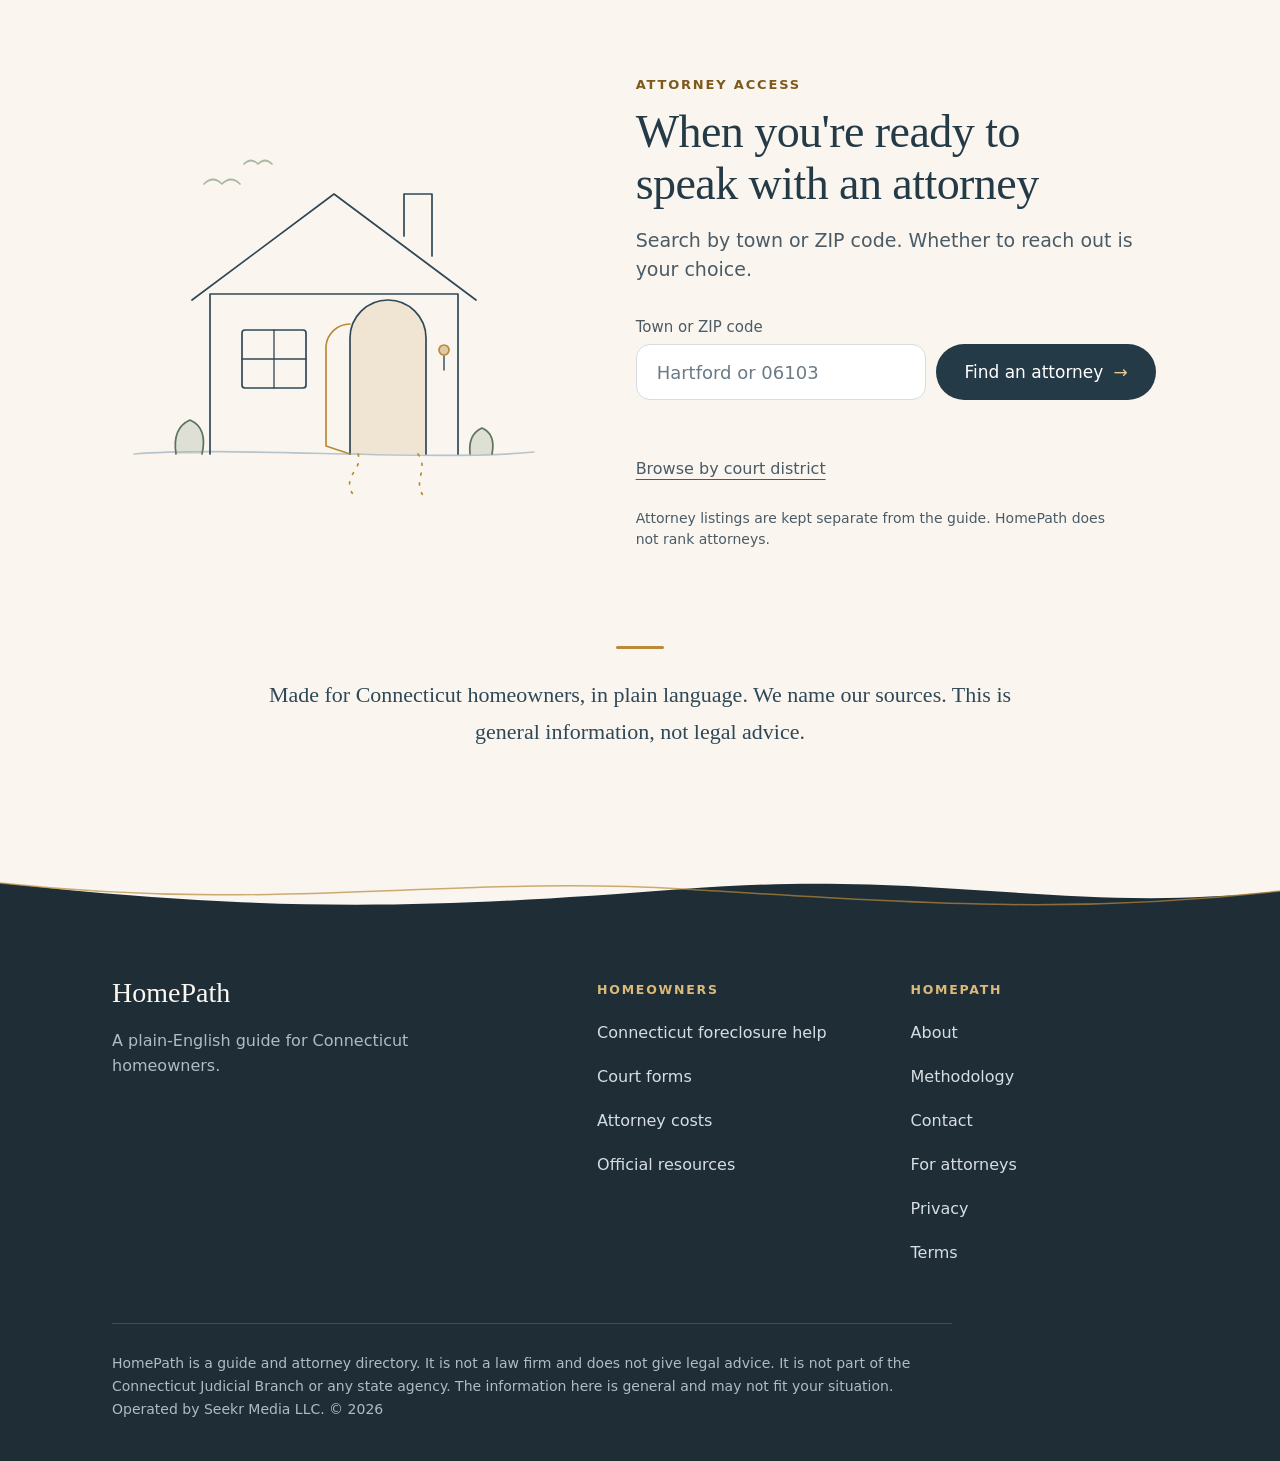
<file: full-homepage.html>
<!doctype html>
<html lang="en">
<head>
<meta charset="utf-8">
<meta name="viewport" content="width=device-width, initial-scale=1">
<meta name="robots" content="noindex,nofollow">
<title>HomePath full homepage – design preview</title>
<style>
:root{
  --ink:#1f2d36; --ink-soft:#4a5b66; --slate:#2f4858; --slate-dark:#243a47;
  --ground:#f6f8f9; --line:#d5dde2; --card:#ffffff; --accent:#b88a3a;
  --ochre-text:#7d5a1c; --ivory:#faf6ef; --sand:#f0e6d3; --sand-line:#ddcfb5; --sage:#a9b8a3; --sage-deep:#5d7360;
  --serif:Georgia,"Times New Roman",serif;
  --sans:system-ui,-apple-system,"Segoe UI",Roboto,Helvetica,Arial,sans-serif;
  --wrap:1120px;
}
*{box-sizing:border-box}
html,body{margin:0}
html{scroll-behavior:smooth}
body{font-family:var(--sans);color:var(--ink);background:var(--ivory);-webkit-font-smoothing:antialiased}
a{color:inherit}
:focus-visible{outline:3px solid var(--accent);outline-offset:3px;border-radius:4px}
.wrap{max-width:var(--wrap);width:100%;margin:0 auto;padding:0 32px}
.eyebrow{font-size:13px;letter-spacing:.14em;text-transform:uppercase;color:var(--ochre-text);margin:0 0 14px;font-weight:600}
h2{font-family:var(--serif);font-weight:400;font-size:clamp(30px,4vw,46px);line-height:1.12;letter-spacing:-.012em;margin:0;color:var(--slate-dark);text-wrap:balance}
.lede{font-size:clamp(17px,1.5vw,19px);line-height:1.55;color:var(--ink-soft);margin:16px 0 0;max-width:32em}

/* ---------- HERO (Option A, centered) ---------- */
.hero-shell{background:var(--ground);position:relative}
header{display:flex;justify-content:space-between;align-items:center;max-width:var(--wrap);width:100%;margin:0 auto;padding:28px 32px}
.wordmark{font-family:var(--serif);font-size:24px;letter-spacing:.01em;text-decoration:none;color:var(--slate-dark);min-height:44px;display:inline-flex;align-items:center}
.talk{font-size:16px;color:var(--ink-soft);text-underline-offset:5px;text-decoration-thickness:1px;min-height:44px;display:inline-flex;align-items:center}
.talk:hover{color:var(--slate-dark);text-decoration-thickness:2px}
main.hero{max-width:var(--wrap);width:100%;margin:0 auto;padding:clamp(24px,6vh,72px) 32px 0;position:relative;min-height:clamp(560px,calc(100vh - 100px),720px);display:flex;flex-direction:column;text-align:center}
.stage{position:relative;z-index:2;display:flex;flex-direction:column;align-items:center}
h1{font-family:var(--serif);font-weight:400;font-size:clamp(36px,6vw,68px);line-height:1.08;letter-spacing:-.015em;margin:0;max-width:15em;color:var(--slate-dark);text-wrap:balance}
.sub{font-size:clamp(17px,1.6vw,20px);line-height:1.5;color:var(--ink-soft);margin:22px 0 0;max-width:34em}
.choices{display:grid;grid-template-columns:1fr 1fr;gap:16px;margin-top:44px;width:100%;max-width:720px}
.choice{appearance:none;font:inherit;text-align:left;cursor:pointer;background:var(--card);color:var(--slate-dark);border:1.5px solid var(--line);border-radius:14px;padding:22px 24px;min-height:84px;display:flex;align-items:center;justify-content:space-between;gap:16px;font-size:clamp(19px,2vw,22px);font-family:var(--serif);box-shadow:0 1px 2px rgba(31,45,54,.06);transition:border-color .2s,box-shadow .2s,transform .2s,background .2s,color .2s}
.choice .arrow{font-family:var(--sans);font-size:22px;transition:transform .2s;color:var(--accent)}
.choice:hover{border-color:var(--slate);box-shadow:0 6px 18px rgba(31,45,54,.10);transform:translateY(-2px)}
.choice:hover .arrow{transform:translateX(4px)}
.choice:active{transform:translateY(0)}
.choice[aria-pressed="true"]{background:var(--slate);border-color:var(--slate);color:#fff}
.choice[aria-pressed="true"] .arrow{color:#fff}
.choices[data-picked] .choice[aria-pressed="false"]{opacity:.6}
.escape{margin:22px 0 0;font-size:16px}
.escape a{color:var(--ink-soft);text-underline-offset:5px;min-height:44px;display:inline-flex;align-items:center}
.escape a:hover{color:var(--slate-dark)}
.next{margin-top:24px;max-width:720px;width:100%;padding:22px 0 0;position:relative;text-align:center}
.next::before{content:"";position:absolute;top:0;left:50%;width:48px;margin-left:-24px;height:3px;background:var(--accent);border-radius:2px}
.next[hidden]{display:none}
.next p{margin:0 0 12px;font-size:18px;line-height:1.5;color:var(--ink)}
.next .go{display:inline-flex;align-items:center;min-height:48px;padding:0 22px;border-radius:999px;background:var(--slate-dark);color:#fff;text-decoration:none;font-size:17px}
.next .go:hover{background:var(--ink)}
.next .proto{font-size:13px;color:var(--ink-soft);margin-top:10px}
.next .back{margin-left:16px;font-size:16px;color:var(--ink-soft);background:none;border:0;cursor:pointer;text-decoration:underline;text-underline-offset:5px;min-height:44px;font-family:inherit}
.hero-spacer{flex:1;min-height:40px}
.horizon{position:relative;display:block;width:100%;height:150px;margin-top:auto;z-index:1;pointer-events:none}
.hero-foot{position:absolute;left:0;right:0;bottom:14px;text-align:center;font-size:14px;color:var(--ink-soft);z-index:3;margin:0}
.rise{animation:rise .5s ease both}
.rise.d1{animation-delay:.08s}.rise.d2{animation-delay:.16s}.rise.d3{animation-delay:.24s}
@keyframes rise{from{opacity:0;transform:translateY(8px)}to{opacity:1;transform:none}}

/* ---------- reveal + drift ---------- */
.js .reveal{opacity:0;transform:translateY(14px);transition:opacity .9s ease,transform .9s ease;transition-delay:calc(var(--i,0)*110ms)}
.js .reveal.in{opacity:1;transform:none}
.drift{animation:drift 18s ease-in-out infinite alternate;transform-box:fill-box}
.drift.slow{animation-duration:26s;animation-direction:alternate-reverse}
@keyframes drift{from{transform:translate(0,0)}to{transform:translate(10px,-5px)}}

/* ---------- 2 START WHERE YOU ARE ---------- */
.start{background:var(--ivory);position:relative;padding:56px 0 112px;overflow:hidden}
.contour{position:absolute;pointer-events:none;z-index:0}
.start .wrap{position:relative;z-index:1}
.paths{margin:56px 0 0;position:relative}
.path-svg{display:block;width:100%;height:auto;overflow:visible}
.stops{list-style:none;margin:0;padding:0;display:grid;grid-template-columns:repeat(4,1fr);margin-top:-6px}
.stop a{display:block;text-decoration:none;padding:18px 24px 22px 0;border-radius:12px;position:relative;transition:transform .35s ease,background .35s ease}
.stop a:hover{transform:translateY(-3px);background:rgba(255,255,255,.7)}
.stop a:hover .go-arrow{transform:translateX(5px)}
.stop h3{font-family:var(--serif);font-weight:400;font-size:clamp(22px,2vw,26px);line-height:1.2;margin:0;color:var(--slate-dark);padding-left:0}
.stop p{margin:8px 0 14px;font-size:16px;line-height:1.5;color:var(--ink-soft);max-width:15em}
.stop .more{font-size:15px;color:var(--slate-dark);display:inline-flex;align-items:center;gap:8px;min-height:24px;text-decoration:underline;text-decoration-thickness:1px;text-underline-offset:5px;text-decoration-color:var(--sand-line)}
.go-arrow{color:var(--accent);transition:transform .25s ease;display:inline-block}
.wholepath{margin:44px 0 0;font-size:17px}
.wholepath a{display:inline-flex;align-items:center;gap:10px;min-height:44px;color:var(--slate-dark);text-underline-offset:6px;text-decoration-thickness:1px}
.wholepath a:hover .go-arrow{transform:translateX(5px)}

/* ---------- 3 WHAT HOMEPATH DOES ---------- */
.does{background:var(--slate-dark);color:#f4f1ea;position:relative;overflow:hidden;padding:104px 0 0}
.does h2{color:#fbf8f2;text-align:center}
.does .eyebrow{color:#dcb978;text-align:center}
.moments{position:relative;margin-top:68px;display:grid;grid-template-columns:repeat(3,1fr);gap:0 48px;padding-top:40px}
.moments .line{position:absolute;top:6px;left:-32px;right:-32px;height:1px;background:linear-gradient(90deg,rgba(220,185,120,0),rgba(220,185,120,.9) 12%,rgba(220,185,120,.9) 88%,rgba(220,185,120,0));transform-origin:left center;transition:transform 1.8s cubic-bezier(.2,.6,.2,1)}
.js .moments .line{transform:scaleX(0)}
.js .moments.in .line{transform:scaleX(1)}
.moment{position:relative}
.moment::before{content:"";position:absolute;top:-40px;left:0;width:13px;height:13px;border-radius:50%;background:var(--slate-dark);border:2px solid #dcb978;margin-top:0}
.moment h3{font-family:var(--serif);font-weight:400;font-size:clamp(24px,2.4vw,30px);line-height:1.18;margin:0 0 10px;color:#fbf8f2}
.moment p{margin:0;font-size:17px;line-height:1.5;color:#c9d6dd;max-width:14em}
.landscape{display:block;width:100%;height:auto;margin-top:56px}

/* ---------- 5 OFFICIAL RESOURCES ---------- */
.official{background:var(--sand);position:relative;padding:112px 0;overflow:hidden}
.official .grid{display:grid;grid-template-columns:5fr 7fr;gap:72px;position:relative;z-index:1}
.official .note{font-size:15px;color:var(--ink-soft);margin:28px 0 0;max-width:26em;line-height:1.55}
.rows{list-style:none;margin:0;padding:0;border-top:1px solid var(--sand-line)}
.row{border-bottom:1px solid var(--sand-line)}
.row-in{display:grid;grid-template-columns:150px 1fr auto;gap:8px 28px;align-items:baseline;padding:26px 16px;margin:0 -16px;border-radius:12px;transition:transform .35s ease,background .35s ease}
.row-in:hover{transform:translateY(-3px);background:rgba(255,255,255,.65)}
.label{font-size:12.5px;letter-spacing:.12em;text-transform:uppercase;color:var(--ochre-text);font-weight:600;line-height:1.4}
.row h3{font-family:var(--serif);font-weight:400;font-size:clamp(20px,1.9vw,23px);line-height:1.25;margin:0;color:var(--slate-dark)}
.row p{margin:6px 0 0;font-size:16px;line-height:1.5;color:var(--ink-soft)}
.contact{font-size:17px;color:var(--slate-dark);white-space:nowrap;text-underline-offset:5px;text-decoration-thickness:1px;min-height:44px;display:inline-flex;align-items:center;gap:8px}
.contact:hover{text-decoration-thickness:2px}
.contact:hover .go-arrow{transform:translateX(4px)}
.official .small{font-size:14px;color:var(--ink-soft);margin:22px 0 0}

/* ---------- 6 ATTORNEY ---------- */
.attorney{background:var(--ivory);position:relative;padding:120px 0 72px;overflow:hidden}
.attorney .grid{display:grid;grid-template-columns:5fr 6fr;gap:80px;align-items:center}
.door{display:block;width:100%;max-width:440px;height:auto;justify-self:center}
.attorney h2{max-width:13em}
.finder{margin-top:34px;max-width:520px}
.finder label{display:block;font-size:15px;color:var(--ink-soft);margin:0 0 8px}
.field{display:flex;gap:10px;flex-wrap:wrap}
.field input{flex:1 1 220px;min-width:0;font:inherit;font-size:18px;min-height:56px;padding:0 20px;border-radius:14px;border:1.5px solid var(--line);background:#fff;color:var(--ink)}
.field input::placeholder{color:#6b7a84}
.field input:hover{border-color:var(--slate)}
.field input:focus-visible{outline-offset:2px;border-color:var(--slate)}
.btn{font:inherit;font-size:17px;min-height:56px;padding:0 28px;border-radius:999px;border:0;background:var(--slate-dark);color:#fff;cursor:pointer;display:inline-flex;align-items:center;gap:10px;transition:background .2s}
.btn:hover{background:var(--ink)}
.btn:hover .go-arrow{transform:translateX(4px)}
.btn .go-arrow{color:#e5c88f}
.finder-msg{min-height:26px;margin:14px 0 0;font-size:16px;color:var(--ink-soft)}
.browse{display:inline-flex;align-items:center;min-height:44px;margin-top:6px;font-size:16px;color:var(--ink-soft);text-underline-offset:5px;text-decoration-thickness:1px}
.browse:hover{color:var(--slate-dark);text-decoration-thickness:2px}
.sep-note{margin:18px 0 0;font-size:14px;color:var(--ink-soft);max-width:34em;line-height:1.5}

/* ---------- 7 TRUST (one quiet line) ---------- */
.quiet{background:var(--ivory);padding:24px 0 112px;text-align:center;position:relative}
.quiet p{font-family:var(--serif);font-size:clamp(19px,1.9vw,22px);line-height:1.65;color:var(--slate);max-width:36em;margin:0 auto}
.quiet .rule{display:block;width:48px;height:3px;background:var(--accent);border-radius:2px;margin:0 auto 28px}

/* ---------- 8 FOOTER ---------- */
footer{background:var(--ink);color:#d6dee3;position:relative;padding:0 0 40px}
.foot-horizon{display:block;width:100%;height:60px;margin-top:-1px;background:var(--ivory)}
.foot-grid{display:grid;grid-template-columns:5fr 3fr 3fr;gap:56px;padding-top:56px}
.foot-mark{font-family:var(--serif);font-size:28px;color:#fbf8f2;text-decoration:none;display:inline-block;min-height:44px}
.foot-tag{margin:8px 0 0;font-size:16px;line-height:1.55;color:#aebcc4;max-width:20em}
footer h2{font-family:var(--sans);font-size:12.5px;letter-spacing:.14em;text-transform:uppercase;color:#dcb978;font-weight:600;margin:6px 0 14px}
footer ul{list-style:none;margin:0;padding:0}
footer li a{display:inline-flex;align-items:center;min-height:44px;font-size:16px;color:#d6dee3;text-decoration:none;position:relative}
footer li a:hover{color:#fff;text-decoration:underline;text-decoration-thickness:1px;text-underline-offset:6px}
.disclosure{margin:48px 0 0;padding-top:28px;border-top:1px solid rgba(214,222,227,.18);font-size:14px;line-height:1.65;color:#aebcc4;max-width:60em}

/* ---------- responsive ---------- */
@media (max-width:980px){
  .official .grid,.attorney .grid{grid-template-columns:1fr;gap:48px}
  .row-in{grid-template-columns:1fr;gap:6px}
  .stops{grid-template-columns:1fr 1fr;gap:12px 24px}
  .path-svg{display:none}
  .stops{margin-top:40px}
  .foot-grid{grid-template-columns:1fr 1fr}
  .foot-grid > div:first-child{grid-column:1/-1}
}
@media (max-width:760px){
  .moments{grid-template-columns:1fr;gap:44px;padding:0 0 0 36px;margin-top:48px}
  .moments .line{top:0;bottom:0;left:6px;right:auto;width:1px;height:auto;background:rgba(220,185,120,.8);transform-origin:top center}
  .js .moments .line{transform:scaleY(0)}
  .js .moments.in .line{transform:scaleY(1)}
  .moment::before{top:6px;left:-36px}
  .does{padding-top:72px}
}
@media (max-width:640px){
  .wrap{padding:0 20px}
  header{padding:18px 20px}
  main.hero{padding:24px 20px 0}
  .talk{display:none}
  .choices{grid-template-columns:1fr;gap:12px;margin-top:32px}
  .choice{min-height:72px;padding:18px 20px}
  .start{padding:48px 0 80px}
  .stops{grid-template-columns:1fr;gap:0;position:relative;padding-left:32px;margin-top:36px}
  .stops::before{content:"";position:absolute;left:5px;top:12px;bottom:12px;width:1.5px;background:var(--sand-line)}
  .stop{position:relative}
  .stop::before{content:"";position:absolute;left:-32px;top:26px;width:12px;height:12px;border-radius:50%;background:var(--ivory);border:2.5px solid var(--accent)}
  .stop a{padding:16px 8px 18px 0}
  .official{padding:80px 0}
  .attorney{padding:80px 0 48px}
  .quiet{padding-bottom:80px}
  .foot-grid{grid-template-columns:1fr 1fr;gap:32px 24px}
  .contact{white-space:normal}
}
@media (prefers-reduced-motion:reduce){
  html{scroll-behavior:auto}
  *,*::before,*::after{animation:none!important;transition:none!important}
  .js .reveal{opacity:1!important;transform:none!important}
  .js .moments .line{transform:none!important}
}
/* ?static=1 : for screenshots */
html.static{scroll-behavior:auto}
html.static *,html.static *::before,html.static *::after{animation:none!important;transition:none!important}
html.static .reveal{opacity:1!important;transform:none!important}
html.static .moments .line{transform:none!important}
</style>
</head>
<body>
<script>
(function(){var d=document.documentElement,s=/[?&]static=1/.test(location.search);
if(s)d.className+=' static';else d.className+=' js';})();
</script>

<div class="hero-shell">
<header>
  <a class="wordmark" href="#" aria-label="HomePath home">HomePath</a>
  <a class="talk" href="#directory">Talk with an attorney</a>
</header>

<main class="hero">
  <div class="stage">
    <h1 class="rise">Have you received court papers about your mortgage?</h1>
    <p class="sub rise d1">A plain-English guide for Connecticut homeowners.</p>

    <div class="choices rise d2" id="choices" role="group" aria-label="Court papers">
      <button class="choice" type="button" data-key="yes" aria-pressed="false"><span>Yes, I have papers</span><span class="arrow" aria-hidden="true">→</span></button>
      <button class="choice" type="button" data-key="no" aria-pressed="false"><span>No papers yet</span><span class="arrow" aria-hidden="true">→</span></button>
    </div>

    <p class="escape rise d3"><a href="#directory">Talk with an attorney</a></p>

    <div class="next" id="next" hidden aria-live="polite">
      <p id="nextText"></p>
      <a class="go" id="nextGo" href="#start">Continue</a><button class="back" id="back" type="button">Change my answer</button>
      <p class="proto">Design preview. The next screen is not built yet.</p>
    </div>
  </div>
  <div class="hero-spacer"></div>
  <svg class="horizon" viewBox="0 0 1200 150" preserveAspectRatio="none" aria-hidden="true">
    <path d="M0 120 C 260 80, 520 130, 760 102 S 1100 70, 1200 88 L1200 150 L0 150 Z" fill="#faf6ef"/>
    <path d="M0 120 C 260 80, 520 130, 760 102 S 1100 70, 1200 88" fill="none" stroke="#c9d3d9" stroke-width="1.5" vector-effect="non-scaling-stroke"/>
  </svg>
  <p class="hero-foot">A directory, not a law firm.</p>
</main>
</div>

<!-- 2 START WHERE YOU ARE -->
<section class="start" id="start" aria-labelledby="start-h">
  <svg class="contour" style="right:-120px;top:-60px;width:620px;height:420px" viewBox="0 0 620 420" fill="none" stroke="#e4d9c3" stroke-width="1.2" aria-hidden="true">
    <path d="M40 330 C 120 210, 250 250, 330 160 S 520 60, 600 90"/>
    <path d="M10 350 C 100 220, 240 280, 330 190 S 520 100, 620 130"/>
    <path d="M70 310 C 140 200, 260 220, 330 130 S 520 20, 590 50"/>
    <path d="M100 290 C 160 190, 270 190, 335 100 S 500 -20, 570 10"/>
  </svg>
  <div class="wrap">
    <p class="eyebrow reveal">Start where you are</p>
    <h2 id="start-h" class="reveal" style="--i:1">Pick the one that sounds most like today.</h2>

    <div class="paths reveal" style="--i:2">
      <svg class="path-svg" viewBox="0 0 1120 90" fill="none" aria-hidden="true">
        <path d="M-10 82 C 10 80 14 64 28 64 S 230 36 308 40 S 520 68 588 60 S 800 20 868 28 S 1060 40 1130 30" stroke="#b9c4ca" stroke-width="1.6" stroke-linecap="round" stroke-dasharray="1 7"/>
        <g fill="#faf6ef" stroke="#b88a3a" stroke-width="2.5">
          <circle cx="28" cy="64" r="7"/><circle cx="308" cy="40" r="7"/><circle cx="588" cy="60" r="7"/><circle cx="868" cy="28" r="7"/>
        </g>
        <g class="drift slow" stroke="#a9b8a3" stroke-width="1.4" stroke-linecap="round"><path d="M940 70 q 10 -10 20 0 q 10 -10 20 0"/></g>
      </svg>
      <ol class="stops">
        <li class="stop"><a href="#"><h3>Behind on payments</h3><p>Missed a payment, or worried about the next one.</p><span class="more">What this means <span class="go-arrow" aria-hidden="true">→</span></span></a></li>
        <li class="stop"><a href="#"><h3>Received a letter</h3><p>A notice from your lender. A letter is not court papers.</p><span class="more">What this means <span class="go-arrow" aria-hidden="true">→</span></span></a></li>
        <li class="stop" id="court-papers"><a href="#"><h3>Received court papers</h3><p>A summons and a complaint. Start with what they say.</p><span class="more">What this means <span class="go-arrow" aria-hidden="true">→</span></span></a></li>
        <li class="stop"><a href="#"><h3>Judgment or sale date</h3><p>A court decision, or a date on the calendar.</p><span class="more">What this means <span class="go-arrow" aria-hidden="true">→</span></span></a></li>
      </ol>
    </div>
    <p class="wholepath reveal" style="--i:3"><a href="#">See the whole path, step by step <span class="go-arrow" aria-hidden="true">→</span></a></p>
  </div>
</section>

<!-- 3 WHAT HOMEPATH DOES -->
<section class="does" aria-labelledby="does-h">
  <div class="wrap">
    <p class="eyebrow reveal">What HomePath does</p>
    <h2 id="does-h" class="reveal" style="--i:1">A calmer way to find your footing.</h2>
    <div class="moments reveal" style="--i:2">
      <span class="line" aria-hidden="true"></span>
      <div class="moment"><h3>Understand where you are</h3><p>Plain words for each stage.</p></div>
      <div class="moment"><h3>See what applies</h3><p>Information that fits your stage.</p></div>
      <div class="moment"><h3>Find help when you need it</h3><p>Official sources. Local attorneys.</p></div>
    </div>
  </div>
  <svg class="landscape" viewBox="0 0 1440 280" preserveAspectRatio="xMidYMax slice" fill="none" stroke-linecap="round" stroke-linejoin="round" aria-hidden="true">
    <g class="drift" stroke="#dcb978" stroke-width="1.5" opacity=".85"><circle cx="210" cy="82" r="26"/><path d="M168 82 h-18 M252 82 h18 M210 40 v-16 M180 52 l-11 -11 M240 52 l11 -11" opacity=".55"/></g>
    <g class="drift slow" stroke="#86a0ae" stroke-width="1.4" opacity=".7"><path d="M1010 70 q 22 -20 48 -6 q 22 -18 46 0 q 26 -2 30 12 h-124 q -6 -4 0 -6z"/></g>
    <path d="M0 200 C 180 150 330 170 480 190 S 760 130 960 160 S 1280 120 1440 150" stroke="#6e8a99" stroke-width="1.5"/>
    <path d="M0 230 C 220 190 420 220 640 205 S 1000 170 1200 195 S 1380 190 1440 180" stroke="#8fa6b3" stroke-width="1.5"/>
    <path d="M0 262 C 260 236 520 258 760 240 S 1180 232 1440 246" stroke="#a9bcc7" stroke-width="1.5" opacity=".9"/>
    <!-- winding path to the house -->
    <path d="M610 280 C 650 262 760 262 770 240 S 690 214 760 200 S 900 190 950 168" stroke="#dcb978" stroke-width="1.5" stroke-dasharray="2 8"/>
    <path d="M590 280 C 640 258 730 256 744 238" stroke="#6e8a99" stroke-width="1.2" opacity=".6"/>
    <!-- house -->
    <g stroke="#c9d6dd" stroke-width="1.6">
      <path d="M930 170 v-34 h60 v34"/><path d="M922 138 L960 108 L998 138"/><path d="M984 124 v-18 h8 v22"/>
      <rect x="950" y="146" width="12" height="24" rx="1" fill="#dcb978" fill-opacity=".35" stroke="#dcb978"/>
      <rect x="970" y="146" width="12" height="12" rx="1" stroke="#dcb978"/>
    </g>
    <!-- trees -->
    <g stroke="#86a0ae" stroke-width="1.4"><path d="M1060 172 v-26"/><circle cx="1060" cy="134" r="14"/><path d="M1088 176 v-18"/><circle cx="1088" cy="148" r="10"/></g>
    <g stroke="#86a0ae" stroke-width="1.4"><path d="M330 188 v-24"/><circle cx="330" cy="152" r="13"/><path d="M362 190 v-14"/><circle cx="362" cy="166" r="8"/></g>
    <!-- signpost -->
    <g stroke="#c9d6dd" stroke-width="1.6"><path d="M760 244 v-44"/><path d="M760 206 h26 l8 -6 l-8 -6 h-26z" stroke="#dcb978"/></g>
  </svg>
</section>

<!-- 5 OFFICIAL CT RESOURCES -->
<section class="official" aria-labelledby="off-h">
  <svg class="contour" style="left:-160px;bottom:-120px;width:620px;height:420px" viewBox="0 0 620 420" fill="none" stroke="#e1d3b7" stroke-width="1.3" aria-hidden="true">
    <path d="M20 320 C 120 200, 250 280, 340 190 S 530 110, 640 150"/>
    <path d="M0 360 C 110 230, 240 320, 340 230 S 530 160, 650 200"/>
    <path d="M50 280 C 140 180, 260 240, 340 150 S 530 60, 620 100"/>
  </svg>
  <div class="wrap grid">
    <div>
      <p class="eyebrow reveal">Official Connecticut resources</p>
      <h2 id="off-h" class="reveal" style="--i:1">Straight from the source.</h2>
      <p class="lede reveal" style="--i:2">These are state agencies and nonprofit organizations. They run their own programs. HomePath does not.</p>
      <p class="note reveal" style="--i:3">Phone numbers and hours can change. Check each source before you rely on it.</p>
    </div>
    <div>
      <ul class="rows reveal" style="--i:2">
        <li class="row"><div class="row-in">
          <span class="label">State agency</span>
          <div><h3>Department of Banking foreclosure hotline</h3><p>Guidance and referrals about foreclosure. Weekdays, 8 to 5.</p></div>
          <a class="contact" href="tel:+18774728313">1-877-472-8313</a>
        </div></li>
        <li class="row"><div class="row-in">
          <span class="label">Nonprofit legal aid</span>
          <div><h3>Statewide Legal Services of Connecticut</h3><p>Legal advice and referrals. There are income rules.</p></div>
          <a class="contact" href="tel:+18004533320">1-800-453-3320</a>
        </div></li>
        <li class="row"><div class="row-in">
          <span class="label">State courts</span>
          <div><h3>Connecticut Judicial Branch</h3><p>Court forms and the Foreclosure Mediation Program.</p></div>
          <a class="contact" href="#">jud.ct.gov <span class="go-arrow" aria-hidden="true">→</span></a>
        </div></li>
        <li class="row"><div class="row-in">
          <span class="label">State housing agency</span>
          <div><h3>Connecticut Housing Finance Authority</h3><p>Housing counseling, and a loan program with its own rules.</p></div>
          <a class="contact" href="#">chfa.org <span class="go-arrow" aria-hidden="true">→</span></a>
        </div></li>
      </ul>
      <p class="small reveal" style="--i:3"><a href="#" style="text-underline-offset:5px;display:inline-flex;align-items:center;min-height:44px">More official resources</a></p>
    </div>
  </div>
</section>

<!-- 6 ATTORNEY ACCESS -->
<section class="attorney" id="directory" aria-labelledby="att-h">
  <div class="wrap grid">
    <svg class="door reveal" viewBox="0 0 440 380" fill="none" stroke="#2f4858" stroke-width="1.7" stroke-linecap="round" stroke-linejoin="round" aria-hidden="true">
      <path d="M20 330 C 120 322 320 338 420 328" stroke="#b9c4ca"/>
      <!-- house -->
      <path d="M96 330 V170 H344 V330"/>
      <path d="M78 176 L220 70 L362 176"/>
      <path d="M290 112 V70 h28 v62"/>
      <!-- window -->
      <rect x="128" y="206" width="64" height="58" rx="3"/><path d="M160 206 v58 M128 235 h64" stroke-width="1.3"/>
      <!-- open door with warm light -->
      <path d="M236 330 V214 a38 38 0 0 1 76 0 V330" fill="#b88a3a" fill-opacity=".16"/>
      <path d="M236 330 L212 322 V222 a24 24 0 0 1 24 -22" stroke="#b88a3a"/>
      <path d="M200 330 L150 380 H370 L312 330" stroke="#b88a3a" stroke-opacity=".0"/>
      <!-- path -->
      <path d="M244 330 C 250 346 226 352 240 372 M304 330 C 316 348 296 356 312 376" stroke="#b88a3a" stroke-dasharray="2 8"/>
      <!-- lamp -->
      <path d="M330 232 v14" stroke-width="1.4"/><circle cx="330" cy="226" r="5" fill="#b88a3a" fill-opacity=".4" stroke="#b88a3a"/>
      <!-- shrubs -->
      <g stroke="#5d7360"><path d="M62 330 q-4 -26 14 -34 q18 8 12 34" fill="#a9b8a3" fill-opacity=".35"/><path d="M356 330 q-2 -20 12 -26 q14 6 10 26" fill="#a9b8a3" fill-opacity=".35"/></g>
      <g class="drift slow" stroke="#a9b8a3"><path d="M90 60 q9 -9 18 0 q9 -9 18 0"/><path d="M130 40 q7 -7 14 0 q7 -7 14 0"/></g>
    </svg>
    <div class="reveal" style="--i:1">
      <p class="eyebrow">Attorney access</p>
      <h2 id="att-h">When you're ready to speak with an attorney</h2>
      <p class="lede">Search by town or ZIP code. Whether to reach out is your choice.</p>
      <form class="finder" id="finder" novalidate>
        <label for="loc">Town or ZIP code</label>
        <div class="field">
          <input id="loc" name="loc" type="text" inputmode="text" autocomplete="postal-code" placeholder="Hartford or 06103">
          <button class="btn" type="submit">Find an attorney <span class="go-arrow" aria-hidden="true">→</span></button>
        </div>
        <p class="finder-msg" id="finderMsg" role="status" aria-live="polite"></p>
        <a class="browse" href="#">Browse by court district</a>
        <p class="sep-note">Attorney listings are kept separate from the guide. HomePath does not rank attorneys.</p>
      </form>
    </div>
  </div>
</section>

<!-- 7 TRUST: one quiet line -->
<section class="quiet" aria-label="About this guide">
  <div class="wrap reveal">
    <span class="rule" aria-hidden="true"></span>
    <p>Made for Connecticut homeowners, in plain language. We name our sources. This is general information, not legal advice.</p>
  </div>
</section>

<!-- 8 FOOTER -->
<footer>
  <svg class="foot-horizon" viewBox="0 0 1200 60" preserveAspectRatio="none" aria-hidden="true" style="background:var(--ink)">
    <path d="M0 0 H1200 V30 C 1000 54 880 8 640 28 S 260 52 0 22 Z" fill="#faf6ef" transform="rotate(0)"/>
    <path d="M0 22 C 260 52 420 14 640 28 S 1000 54 1200 30" fill="none" stroke="#b88a3a" stroke-opacity=".7" stroke-width="1.5" vector-effect="non-scaling-stroke"/>
  </svg>
  <div class="wrap">
    <div class="foot-grid">
      <div>
        <a class="foot-mark" href="#">HomePath</a>
        <p class="foot-tag">A plain-English guide for Connecticut homeowners.</p>
      </div>
      <nav aria-label="Homeowners">
        <h2>Homeowners</h2>
        <ul>
          <li><a href="#">Connecticut foreclosure help</a></li>
          <li><a href="#">Court forms</a></li>
          <li><a href="#">Attorney costs</a></li>
          <li><a href="#">Official resources</a></li>
        </ul>
      </nav>
      <nav aria-label="HomePath">
        <h2>HomePath</h2>
        <ul>
          <li><a href="#">About</a></li>
          <li><a href="#">Methodology</a></li>
          <li><a href="#">Contact</a></li>
          <li><a href="#">For attorneys</a></li>
          <li><a href="#">Privacy</a></li>
          <li><a href="#">Terms</a></li>
        </ul>
      </nav>
    </div>
    <p class="disclosure">HomePath is a guide and attorney directory. It is not a law firm and does not give legal advice. It is not part of the Connecticut Judicial Branch or any state agency. The information here is general and may not fit your situation. Operated by Seekr Media LLC. © 2026</p>
  </div>
</footer>

<script>
(function(){
  /* hero (from Option A) */
  var copy={
    yes:"Next: a short guide to reading court papers and what usually comes next.",
    no:"Next: a short guide to where you are in the process and your options."
  };
  var dest={yes:"#court-papers",no:"#start"};
  var btns=[].slice.call(document.querySelectorAll('.choice')),
      box=document.getElementById('choices'),
      next=document.getElementById('next'),
      text=document.getElementById('nextText'),
      go=document.getElementById('nextGo');
  function pick(k){
    btns.forEach(function(b){b.setAttribute('aria-pressed',b.dataset.key===k?'true':'false')});
    box.setAttribute('data-picked',k);
    text.textContent=copy[k];
    go.setAttribute('href',dest[k]);
    next.hidden=false;
    go.focus({preventScroll:false});
  }
  btns.forEach(function(b){b.addEventListener('click',function(){pick(b.dataset.key)})});
  document.getElementById('back').addEventListener('click',function(){
    btns.forEach(function(b){b.setAttribute('aria-pressed','false')});
    box.removeAttribute('data-picked');next.hidden=true;btns[0].focus();
  });
  var h=location.hash.replace('#','');if(copy[h])pick(h);

  /* scroll reveal */
  var els=[].slice.call(document.querySelectorAll('.reveal'));
  var d=document.documentElement;
  if(d.classList.contains('static')||!('IntersectionObserver' in window)||window.matchMedia('(prefers-reduced-motion: reduce)').matches){
    els.forEach(function(e){e.classList.add('in')});
  }else{
    var io=new IntersectionObserver(function(es){es.forEach(function(en){if(en.isIntersecting){en.target.classList.add('in');io.unobserve(en.target)}})},{threshold:.15,rootMargin:'0px 0px -6% 0px'});
    els.forEach(function(e){io.observe(e)});
  }

  /* attorney finder: placeholder only */
  var f=document.getElementById('finder'),msg=document.getElementById('finderMsg'),loc=document.getElementById('loc');
  f.addEventListener('submit',function(e){
    e.preventDefault();
    var v=loc.value.trim();
    msg.textContent=v?('Design preview: the attorney search is not built yet. You entered "'+v+'".'):'Enter a town or ZIP code to continue.';
  });
})();
</script>
</body>
</html>
</file>
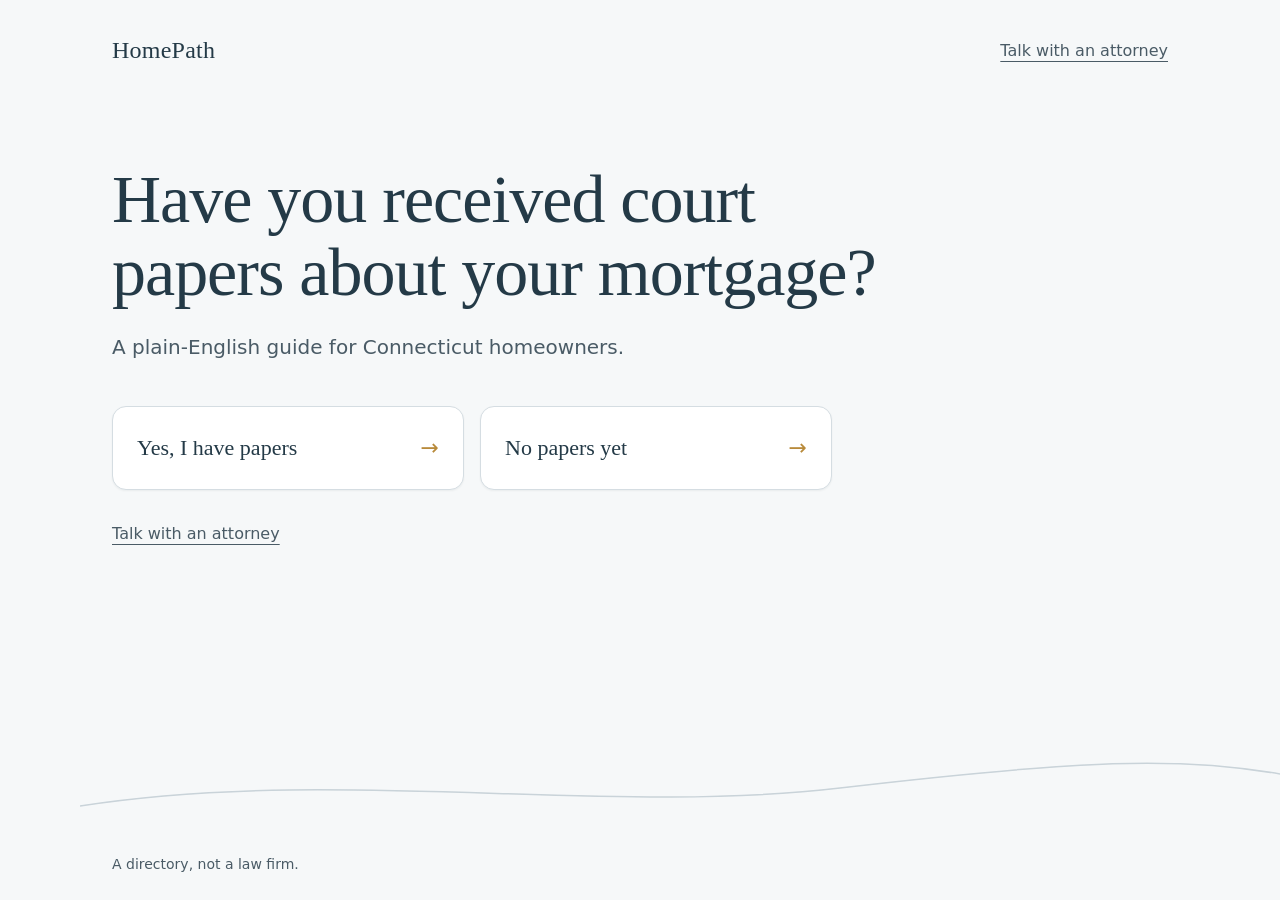
<file: option-a.html>
<!doctype html>
<html lang="en">
<head>
<meta charset="utf-8">
<meta name="viewport" content="width=device-width, initial-scale=1">
<meta name="robots" content="noindex,nofollow">
<title>HomePath hero – Option A (Two doors) – design preview</title>
<style>
:root{
  --ink:#1f2d36; --ink-soft:#4a5b66; --slate:#2f4858; --slate-dark:#243a47;
  --ground:#f6f8f9; --line:#d5dde2; --card:#ffffff; --accent:#b88a3a;
  --serif:Georgia,"Times New Roman",serif;
  --sans:system-ui,-apple-system,"Segoe UI",Roboto,Helvetica,Arial,sans-serif;
}
*{box-sizing:border-box}
html,body{margin:0}
body{font-family:var(--sans);color:var(--ink);background:var(--ground);min-height:100vh;min-height:100dvh;display:flex;flex-direction:column;-webkit-font-smoothing:antialiased}
a{color:inherit}
:focus-visible{outline:3px solid var(--accent);outline-offset:3px;border-radius:4px}
header{display:flex;justify-content:space-between;align-items:center;max-width:1120px;width:100%;margin:0 auto;padding:28px 32px}
.wordmark{font-family:var(--serif);font-size:24px;letter-spacing:.01em;text-decoration:none;color:var(--slate-dark)}
.talk{font-size:16px;color:var(--ink-soft);text-underline-offset:5px;text-decoration-thickness:1px;min-height:44px;display:inline-flex;align-items:center}
.talk:hover{color:var(--slate-dark);text-decoration-thickness:2px}
main{flex:1;max-width:1120px;width:100%;margin:0 auto;padding:clamp(24px,7vh,88px) 32px 40px;position:relative}
.horizon{position:absolute;left:0;right:0;bottom:0;height:140px;pointer-events:none;z-index:0}
.stage{position:relative;z-index:1}
h1{font-family:var(--serif);font-weight:400;font-size:clamp(36px,6vw,68px);line-height:1.08;letter-spacing:-.015em;margin:0;max-width:15em;color:var(--slate-dark);text-wrap:balance}
.sub{font-size:clamp(17px,1.6vw,20px);line-height:1.5;color:var(--ink-soft);margin:22px 0 0;max-width:34em}
.choices{display:grid;grid-template-columns:1fr 1fr;gap:16px;margin-top:44px;max-width:720px}
.choice{appearance:none;font:inherit;text-align:left;cursor:pointer;background:var(--card);color:var(--slate-dark);border:1.5px solid var(--line);border-radius:14px;padding:22px 24px;min-height:84px;display:flex;align-items:center;justify-content:space-between;gap:16px;font-size:clamp(19px,2vw,22px);font-family:var(--serif);box-shadow:0 1px 2px rgba(31,45,54,.06);transition:border-color .2s,box-shadow .2s,transform .2s,background .2s,color .2s}
.choice .arrow{font-family:var(--sans);font-size:22px;transition:transform .2s;color:var(--accent)}
.choice:hover{border-color:var(--slate);box-shadow:0 6px 18px rgba(31,45,54,.10);transform:translateY(-2px)}
.choice:hover .arrow{transform:translateX(4px)}
.choice:active{transform:translateY(0)}
.choice[aria-pressed="true"]{background:var(--slate);border-color:var(--slate);color:#fff}
.choice[aria-pressed="true"] .arrow{color:#fff}
.choices[data-picked] .choice[aria-pressed="false"]{opacity:.6}
.escape{margin:22px 0 0;font-size:16px}
.escape a{color:var(--ink-soft);text-underline-offset:5px;min-height:44px;display:inline-flex;align-items:center}
.escape a:hover{color:var(--slate-dark)}
.next{margin-top:28px;max-width:720px;border-left:3px solid var(--accent);padding:4px 0 4px 20px;min-height:0}
.next[hidden]{display:none}
.next p{margin:0 0 10px;font-size:18px;line-height:1.5;color:var(--ink)}
.next .go{display:inline-flex;align-items:center;min-height:48px;padding:0 22px;border-radius:999px;background:var(--slate-dark);color:#fff;text-decoration:none;font-size:17px}
.next .go:hover{background:var(--ink)}
.next .proto{font-size:13px;color:var(--ink-soft);margin-top:10px}
.next .back{margin-left:16px;font-size:16px;color:var(--ink-soft);background:none;border:0;cursor:pointer;text-decoration:underline;text-underline-offset:5px;min-height:44px;font-family:inherit}
footer{max-width:1120px;width:100%;margin:0 auto;padding:20px 32px 28px;font-size:14px;color:var(--ink-soft);position:relative;z-index:1}
.rise{animation:rise .5s ease both}
.rise.d1{animation-delay:.08s}.rise.d2{animation-delay:.16s}.rise.d3{animation-delay:.24s}
@keyframes rise{from{opacity:0;transform:translateY(8px)}to{opacity:1;transform:none}}
@media (max-width:640px){
  header{padding:18px 20px}main{padding:24px 20px 32px}footer{padding:16px 20px 24px}
  .talk{display:none}
  .choices{grid-template-columns:1fr;gap:12px;margin-top:32px}
  .choice{min-height:72px;padding:18px 20px}
}
@media (prefers-reduced-motion:reduce){
  *{animation:none!important;transition:none!important}
}
</style>
</head>
<body>
<header>
  <a class="wordmark" href="#" aria-label="HomePath home">HomePath</a>
  <a class="talk" href="#directory">Talk with an attorney</a>
</header>

<main>
  <svg class="horizon" viewBox="0 0 1200 140" preserveAspectRatio="none" aria-hidden="true">
    <path d="M0 110 C 260 70, 520 120, 760 92 S 1100 60, 1200 78" fill="none" stroke="#c9d3d9" stroke-width="1.5"/>
  </svg>
  <div class="stage">
    <h1 class="rise">Have you received court papers about your mortgage?</h1>
    <p class="sub rise d1">A plain-English guide for Connecticut homeowners.</p>

    <div class="choices rise d2" id="choices" role="group" aria-label="Court papers">
      <button class="choice" type="button" data-key="yes" aria-pressed="false"><span>Yes, I have papers</span><span class="arrow" aria-hidden="true">→</span></button>
      <button class="choice" type="button" data-key="no" aria-pressed="false"><span>No papers yet</span><span class="arrow" aria-hidden="true">→</span></button>
    </div>

    <p class="escape rise d3"><a href="#directory">Talk with an attorney</a></p>

    <div class="next" id="next" hidden aria-live="polite">
      <p id="nextText"></p>
      <a class="go" id="nextGo" href="#">Continue</a><button class="back" id="back" type="button">Change my answer</button>
      <p class="proto">Design preview. The next screen is not built yet.</p>
    </div>
  </div>
</main>

<footer>A directory, not a law firm.</footer>

<script>
(function(){
  var copy={
    yes:"Next: a short guide to reading court papers and what usually comes next.",
    no:"Next: a short guide to where you are in the process and your options."
  };
  var btns=[].slice.call(document.querySelectorAll('.choice')),
      box=document.getElementById('choices'),
      next=document.getElementById('next'),
      text=document.getElementById('nextText');
  function pick(k){
    btns.forEach(function(b){b.setAttribute('aria-pressed',b.dataset.key===k?'true':'false')});
    box.setAttribute('data-picked',k);
    text.textContent=copy[k];
    next.hidden=false;
    document.getElementById('nextGo').focus({preventScroll:false});
  }
  btns.forEach(function(b){b.addEventListener('click',function(){pick(b.dataset.key)})});
  document.getElementById('back').addEventListener('click',function(){
    btns.forEach(function(b){b.setAttribute('aria-pressed','false')});
    box.removeAttribute('data-picked');next.hidden=true;btns[0].focus();
  });
  var h=location.hash.replace('#','');if(copy[h])pick(h);
})();
</script>
</body>
</html>
</file>
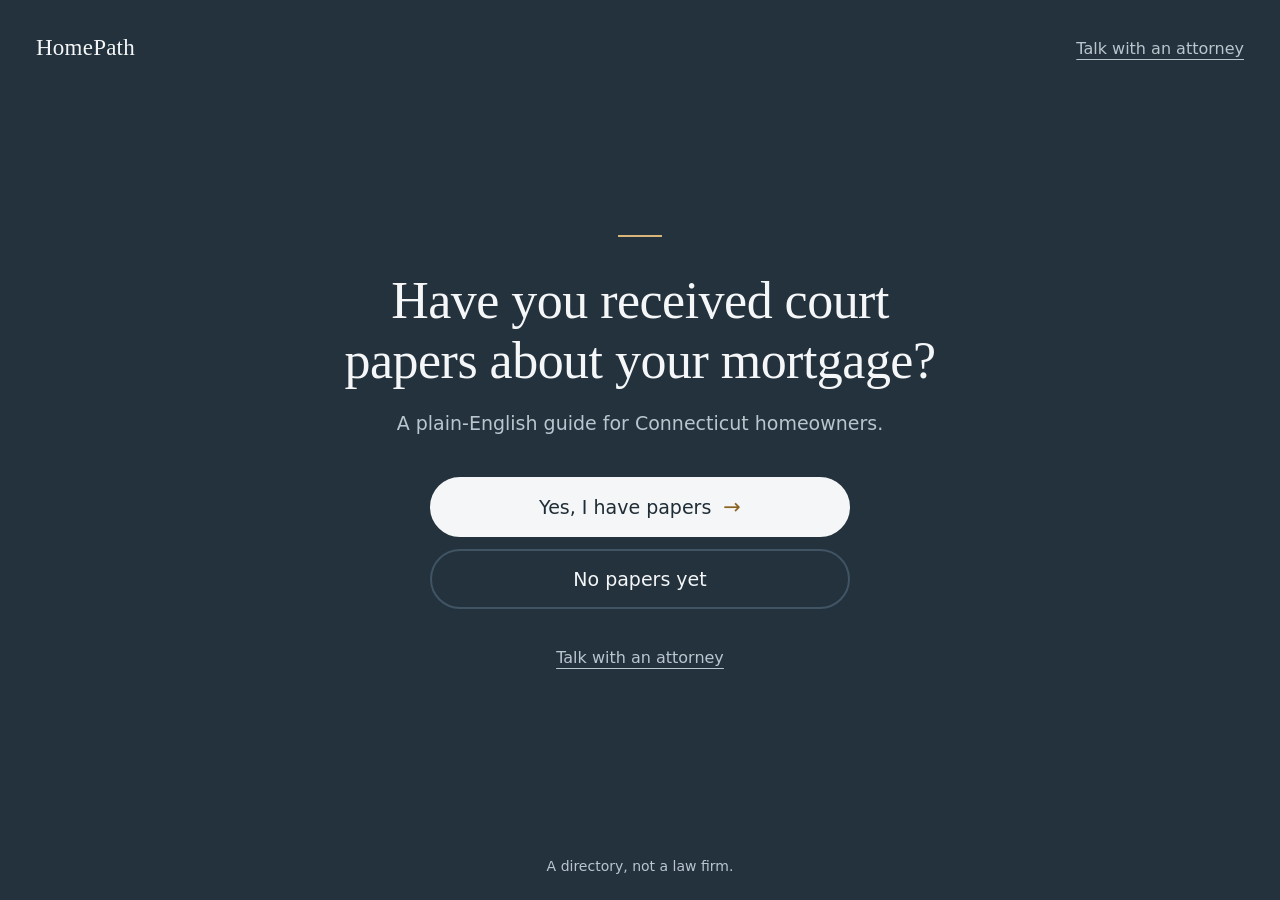
<file: option-b.html>
<!doctype html>
<html lang="en">
<head>
<meta charset="utf-8">
<meta name="viewport" content="width=device-width, initial-scale=1">
<meta name="robots" content="noindex,nofollow">
<title>HomePath hero – Option B (One question) – design preview</title>
<style>
:root{
  --bg:#23323d; --bg-2:#2b3d4a; --text:#f4f6f7; --muted:#b9c6ce; --line:#415463;
  --accent:#d9b57a; --paper:#f4f6f7; --ink:#1f2d36;
  --serif:Georgia,"Times New Roman",serif;
  --sans:system-ui,-apple-system,"Segoe UI",Roboto,Helvetica,Arial,sans-serif;
}
*{box-sizing:border-box}
html,body{margin:0}
body{font-family:var(--sans);color:var(--text);background:var(--bg);min-height:100vh;min-height:100dvh;display:flex;flex-direction:column;-webkit-font-smoothing:antialiased}
a{color:inherit}
:focus-visible{outline:3px solid var(--accent);outline-offset:3px;border-radius:6px}
header{display:flex;justify-content:space-between;align-items:center;padding:26px 36px}
.wordmark{font-family:var(--serif);font-size:23px;text-decoration:none;letter-spacing:.01em}
.talk{font-size:16px;color:var(--muted);text-underline-offset:5px;text-decoration-thickness:1px;min-height:44px;display:inline-flex;align-items:center}
.talk:hover{color:var(--text);text-decoration-thickness:2px}
main{flex:1;display:flex;align-items:center;justify-content:center;padding:16px 24px 56px}
.panel{width:100%;max-width:640px;text-align:center}
.rule{width:44px;height:2px;background:var(--accent);margin:0 auto 34px;border:0}
h1{font-family:var(--serif);font-weight:400;font-size:clamp(32px,5vw,52px);line-height:1.15;letter-spacing:-.01em;margin:0;text-wrap:balance}
.sub{margin:18px auto 0;color:var(--muted);font-size:clamp(16px,1.5vw,19px);line-height:1.5}
.stack{display:flex;flex-direction:column;gap:12px;margin:40px auto 0;max-width:420px}
.btn{appearance:none;font:inherit;font-size:19px;cursor:pointer;min-height:60px;border-radius:999px;padding:0 28px;display:flex;align-items:center;justify-content:center;gap:12px;text-decoration:none;transition:background .2s,border-color .2s,transform .15s}
.btn.primary{background:var(--paper);color:var(--ink);border:2px solid var(--paper)}
.btn.primary:hover{background:#fff;transform:translateY(-1px)}
.btn.secondary{background:transparent;color:var(--text);border:2px solid var(--line)}
.btn.secondary:hover{border-color:var(--text)}
.btn:active{transform:none}
.btn .arrow{color:var(--accent);font-size:21px}
.btn.primary .arrow{color:#8a6420}
.escape{margin:26px 0 0;font-size:16px}
.escape a{color:var(--muted);text-underline-offset:5px;min-height:44px;display:inline-flex;align-items:center}
.escape a:hover{color:var(--text)}
.screen[hidden]{display:none}
.screen{animation:fade .35s ease both}
@keyframes fade{from{opacity:0}to{opacity:1}}
.result p.lead{font-family:var(--serif);font-size:clamp(24px,3.4vw,34px);line-height:1.25;margin:0 auto;max-width:18em}
.result .stack{margin-top:34px}
.link{background:none;border:0;color:var(--muted);font:inherit;font-size:16px;text-decoration:underline;text-underline-offset:5px;cursor:pointer;margin-top:20px;min-height:44px}
.link:hover{color:var(--text)}
.proto{font-size:13px;color:var(--muted);margin-top:18px}
footer{text-align:center;padding:0 24px 26px;font-size:14px;color:var(--muted)}
@media (max-width:640px){
  header{padding:16px 20px}.talk{display:none}
  main{align-items:flex-start;padding-top:8vh}
  .stack{max-width:none}
}
@media (prefers-reduced-motion:reduce){*{animation:none!important;transition:none!important}}
</style>
</head>
<body>
<header>
  <a class="wordmark" href="#" aria-label="HomePath home">HomePath</a>
  <a class="talk" href="#directory">Talk with an attorney</a>
</header>

<main>
  <div class="panel">
    <section class="screen" id="ask" aria-labelledby="q">
      <hr class="rule">
      <h1 id="q">Have you received court papers about your mortgage?</h1>
      <p class="sub">A plain-English guide for Connecticut homeowners.</p>
      <div class="stack">
        <button class="btn primary" type="button" data-key="yes">Yes, I have papers <span class="arrow" aria-hidden="true">→</span></button>
        <button class="btn secondary" type="button" data-key="no">No papers yet</button>
      </div>
      <p class="escape"><a href="#directory">Talk with an attorney</a></p>
    </section>

    <section class="screen result" id="result" hidden aria-live="polite">
      <hr class="rule">
      <p class="lead" id="lead" tabindex="-1"></p>
      <div class="stack">
        <a class="btn primary" id="go" href="#">Continue <span class="arrow" aria-hidden="true">→</span></a>
      </div>
      <button class="link" id="back" type="button">Change my answer</button>
      <p class="proto">Design preview. The next screen is not built yet.</p>
    </section>
  </div>
</main>

<footer>A directory, not a law firm.</footer>

<script>
(function(){
  var copy={
    yes:"Next: a short guide to reading court papers and what usually comes next.",
    no:"Next: a short guide to where you are in the process and your options."
  };
  var ask=document.getElementById('ask'),res=document.getElementById('result'),lead=document.getElementById('lead');
  function pick(k){ask.hidden=true;res.hidden=false;lead.textContent=copy[k];lead.focus();}
  [].forEach.call(document.querySelectorAll('[data-key]'),function(b){b.addEventListener('click',function(){pick(b.dataset.key)})});
  document.getElementById('back').addEventListener('click',function(){res.hidden=true;ask.hidden=false;document.querySelector('[data-key=yes]').focus();});
  var h=location.hash.replace('#','');if(copy[h])pick(h);
})();
</script>
</body>
</html>
</file>
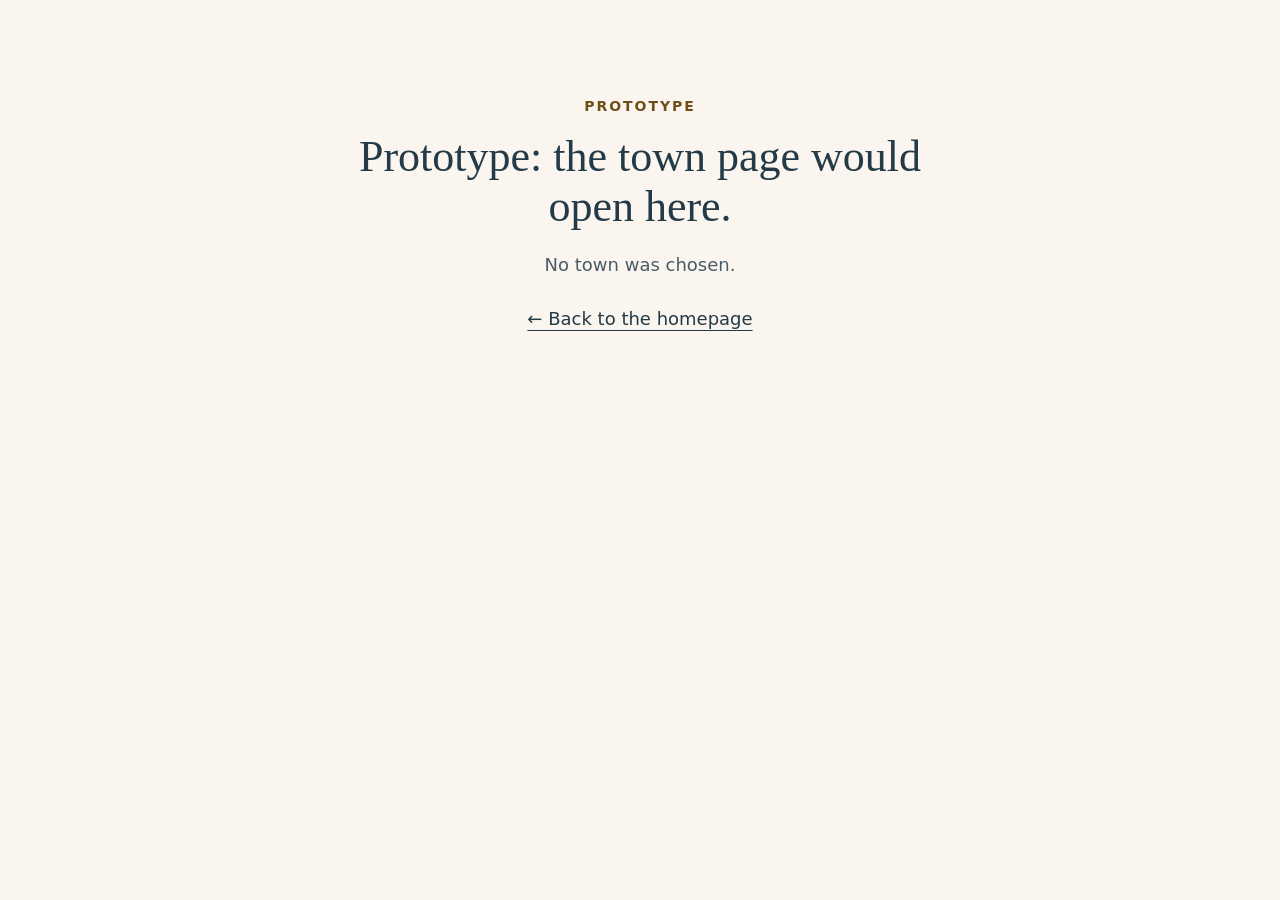
<file: final-v2/town-placeholder.html>
<!doctype html>
<html lang="en"><head><meta charset="utf-8"><meta name="viewport" content="width=device-width, initial-scale=1">
<meta name="robots" content="noindex,nofollow"><title>HomePath town page – prototype placeholder</title>
<style>
body{margin:0;font-family:system-ui,-apple-system,"Segoe UI",Roboto,Helvetica,Arial,sans-serif;background:#faf6ef;color:#1f2d36}
main{max-width:640px;margin:0 auto;padding:96px 32px;text-align:center}
.k{font-size:14px;letter-spacing:.14em;text-transform:uppercase;color:#6f4f17;font-weight:600;margin:0 0 14px}
h1{font-family:Georgia,"Times New Roman",serif;font-weight:400;font-size:clamp(30px,5vw,44px);line-height:1.15;color:#243a47;margin:0}
p{font-size:18px;line-height:1.55;color:#4a5b66}
a{color:#243a47;text-underline-offset:5px;display:inline-flex;align-items:center;min-height:44px}
:focus-visible{outline:3px solid #b88a3a;outline-offset:3px;border-radius:4px}
</style></head><body><main>
<p class="k">Prototype</p>
<h1 id="t">Prototype: the town page would open here.</h1>
<p id="j"></p>
<p><a href="index.html#towns">← Back to the homepage</a></p>
</main>
<script src="towns.js"></script>
<script>
(function(){
  var q=(location.search.match(/[?&]town=([^&]+)/)||[])[1]; q=q?decodeURIComponent(q):'';
  var T=window.HP_TOWNS||{},hit=null;
  Object.keys(T).forEach(function(n){if(T[n].slug===q)hit=n});
  if(hit){document.getElementById('t').textContent='Prototype: the '+hit+' page would open here.';
    document.getElementById('j').textContent='Judicial District: '+T[hit].jd+'. Prototype only. The real page and its address are defined by the HomePath site.';}
  else{document.getElementById('j').textContent='No town was chosen.';}
})();
</script></body></html>
</file>
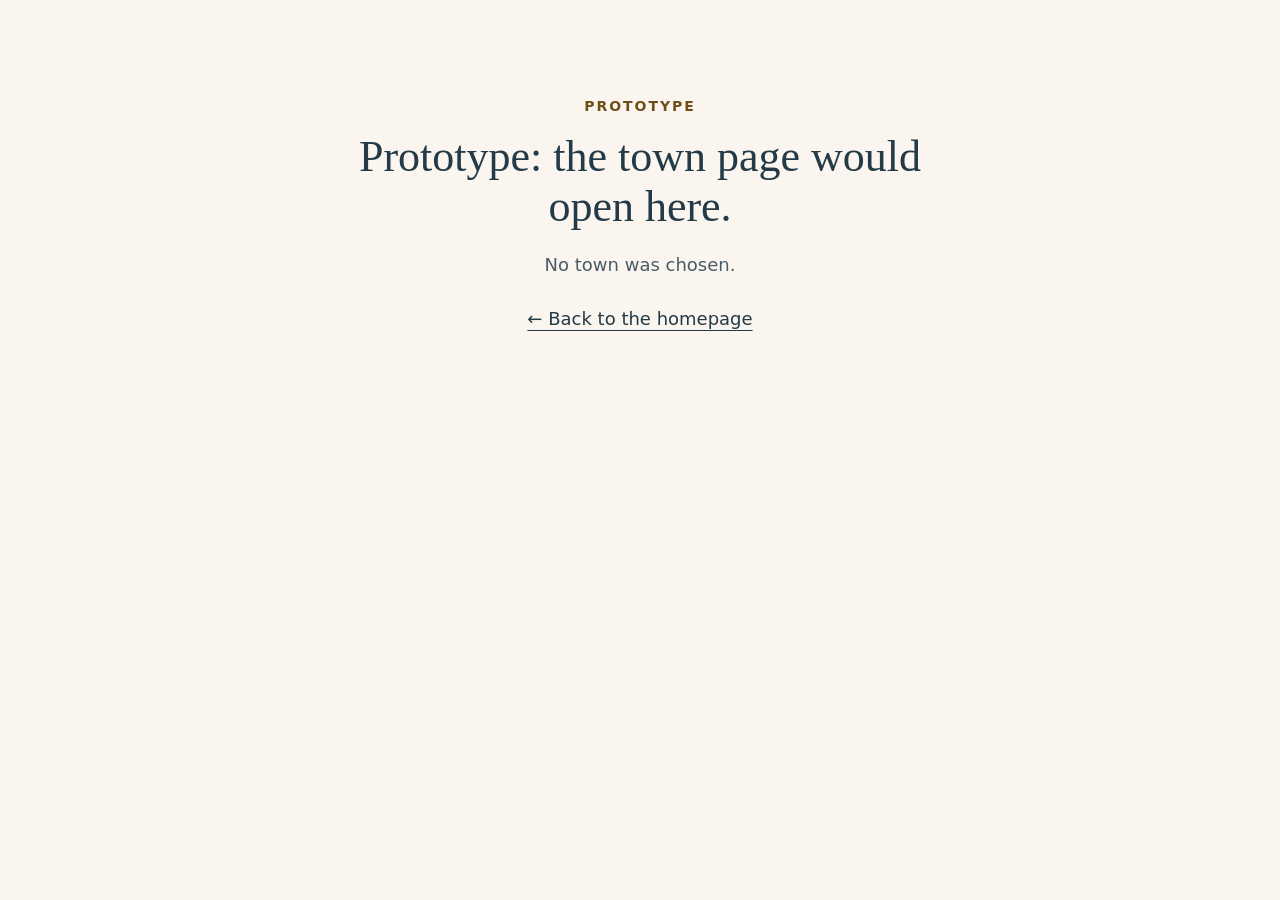
<file: final-v4/town-placeholder.html>
<!doctype html>
<html lang="en"><head><meta charset="utf-8"><meta name="viewport" content="width=device-width, initial-scale=1">
<meta name="robots" content="noindex,nofollow"><title>HomePath town page – prototype placeholder</title>
<style>
body{margin:0;font-family:system-ui,-apple-system,"Segoe UI",Roboto,Helvetica,Arial,sans-serif;background:#faf6ef;color:#1f2d36}
main{max-width:640px;margin:0 auto;padding:96px 32px;text-align:center}
.k{font-size:14px;letter-spacing:.14em;text-transform:uppercase;color:#6f4f17;font-weight:600;margin:0 0 14px}
h1{font-family:Georgia,"Times New Roman",serif;font-weight:400;font-size:clamp(30px,5vw,44px);line-height:1.15;color:#243a47;margin:0}
p{font-size:18px;line-height:1.55;color:#4a5b66}
a{color:#243a47;text-underline-offset:5px;display:inline-flex;align-items:center;min-height:44px}
:focus-visible{outline:3px solid #b88a3a;outline-offset:3px;border-radius:4px}
</style></head><body><main>
<p class="k">Prototype</p>
<h1 id="t">Prototype: the town page would open here.</h1>
<p id="j"></p>
<p><a href="index.html#towns">← Back to the homepage</a></p>
</main>
<script src="towns.js"></script>
<script>
(function(){
  var q=(location.search.match(/[?&]town=([^&]+)/)||[])[1]; q=q?decodeURIComponent(q):'';
  var T=window.HP_TOWNS||{},hit=null;
  Object.keys(T).forEach(function(n){if(T[n].slug===q)hit=n});
  if(hit){document.getElementById('t').textContent='Prototype: the '+hit+' page would open here.';
    document.getElementById('j').textContent='Court area: '+T[hit].jd+'. Prototype only. The real page and its address are defined by the HomePath site.';}
  else{document.getElementById('j').textContent='No town was chosen.';}
})();
</script></body></html>
</file>
<file: final-v2/styles.css>
/* HomePath full homepage – final. Visual prototype. No external assets. */
:root{
  --ink:#1f2d36; --ink-soft:#4a5b66; --slate:#2f4858; --slate-dark:#243a47;
  --ground:#f6f8f9; --line:#d5dde2; --card:#ffffff; --accent:#b88a3a;
  --ochre-text:#6f4f17; --ivory:#faf6ef; --paper:#fffdf9; --sand:#f0e6d3; --sand-line:#ddcfb5; --hair:#e4d9c3; --sage:#a9b8a3; --sage-deep:#5d7360;
  --on-dark:#fbf8f2; --on-dark-soft:#c9d6dd; --on-dark-gold:#dcb978; --foot-soft:#c3ced5;
  --serif:Georgia,"Times New Roman",serif;
  --sans:system-ui,-apple-system,"Segoe UI",Roboto,Helvetica,Arial,sans-serif;
  --wrap:1120px; --ease:cubic-bezier(.22,.61,.36,1);
}
*{box-sizing:border-box}
html,body{margin:0}
html{scroll-behavior:smooth}
body{font-family:var(--sans);color:var(--ink);background:var(--ivory);-webkit-font-smoothing:antialiased}
a{color:inherit}
:focus-visible{outline:3px solid var(--accent);outline-offset:3px;border-radius:4px}
.wrap{max-width:var(--wrap);width:100%;margin:0 auto;padding:0 32px}
.sr-only{position:absolute;width:1px;height:1px;margin:-1px;padding:0;overflow:hidden;clip:rect(0,0,0,0);white-space:nowrap;border:0}
.eyebrow{font-size:14px;letter-spacing:.14em;text-transform:uppercase;color:var(--ochre-text);margin:0 0 14px;font-weight:600;line-height:1.4}
h2{font-family:var(--serif);font-weight:400;font-size:clamp(30px,4vw,46px);line-height:1.12;letter-spacing:-.012em;margin:0;color:var(--slate-dark);text-wrap:balance}
.lede{font-size:clamp(17px,1.5vw,19px);line-height:1.55;color:var(--ink-soft);margin:16px 0 0;max-width:32em}
.go-arrow{color:var(--accent);display:inline;position:relative;left:0;transition:left .25s ease}

/* ---------- 1 HERO (Option A, centered) ---------- */
.hero-shell{background:var(--ground);position:relative}
header{display:flex;justify-content:space-between;align-items:center;max-width:var(--wrap);width:100%;margin:0 auto;padding:28px 32px}
.wordmark{font-family:var(--serif);font-size:24px;letter-spacing:.01em;text-decoration:none;color:var(--slate-dark);min-height:44px;display:inline-flex;align-items:center}
.talk{font-size:16px;color:var(--ink-soft);text-underline-offset:5px;text-decoration-thickness:1px;min-height:44px;display:inline-flex;align-items:center}
.talk:hover{color:var(--slate-dark);text-decoration-thickness:2px}
main.hero{max-width:var(--wrap);width:100%;margin:0 auto;padding:clamp(16px,3vh,36px) 32px 0;position:relative;min-height:clamp(560px,calc(100vh - 100px),720px);display:flex;flex-direction:column;text-align:center}
.stage{position:relative;z-index:2;display:flex;flex-direction:column;align-items:center}
.kicker{font-size:14px;letter-spacing:.16em;text-transform:uppercase;color:var(--ochre-text);font-weight:600;margin:0 0 16px;line-height:1.4}
h1{font-family:var(--serif);font-weight:400;font-size:clamp(34px,4.6vw,56px);line-height:1.1;letter-spacing:-.015em;margin:0;max-width:14em;color:var(--slate-dark);text-wrap:balance}
.sub{font-size:clamp(18px,1.6vw,20px);line-height:1.5;color:var(--ink-soft);margin:20px 0 0;max-width:36em;text-wrap:balance}
.question{font-family:var(--serif);font-weight:400;font-size:clamp(22px,2.1vw,28px);line-height:1.25;color:var(--ink);margin:40px 0 0;max-width:24em;text-wrap:balance}
.choices{display:grid;grid-template-columns:1fr 1fr;gap:16px;margin-top:20px;width:100%;max-width:720px}
.choice{appearance:none;font:inherit;text-align:left;cursor:pointer;background:var(--card);color:var(--slate-dark);border:1.5px solid var(--line);border-radius:14px;padding:18px 24px;min-height:88px;display:flex;align-items:center;justify-content:space-between;gap:16px;font-size:clamp(18px,1.6vw,20px);line-height:1.2;font-family:var(--serif);box-shadow:0 1px 2px rgba(31,45,54,.06);transition:border-color .2s,box-shadow .2s,transform .2s,background .2s,color .2s}
.choice .arrow{font-family:var(--sans);font-size:22px;transition:transform .2s;color:var(--accent)}
.choice span:first-child{text-wrap:balance}
.choice:hover,.choice:focus-visible{background:#e9eff2;border-color:var(--slate)}
.choice:hover{box-shadow:0 6px 18px rgba(31,45,54,.10);transform:translateY(-2px)}
.choice:hover .arrow{transform:translateX(4px)}
.choice:active{transform:translateY(0)}
.choice[aria-pressed="true"],.choice[aria-pressed="true"]:hover,.choice[aria-pressed="true"]:focus-visible{background:var(--slate);border-color:var(--slate);color:#fff}
.choice[aria-pressed="true"] .arrow{color:#fff}
.choices[data-picked] .choice[aria-pressed="false"]{opacity:.6}
.choice{animation-fill-mode:backwards}
.unsure{margin:12px 0 0;font-size:16px;line-height:1.5}
.unsure a{color:var(--ink-soft);text-underline-offset:5px;text-decoration-thickness:1px;min-height:44px;display:inline-block;padding:8px 4px}
.unsure a:hover{color:var(--slate-dark);text-decoration-thickness:2px}
.unsure a:hover .go-arrow{left:3px}
.next{margin-top:24px;max-width:720px;width:100%;padding:22px 0 0;position:relative;text-align:center}
.next::before{content:"";position:absolute;top:0;left:50%;width:48px;margin-left:-24px;height:3px;background:var(--accent);border-radius:2px}
.next[hidden]{display:none}
.next p{margin:0 0 12px;font-size:18px;line-height:1.5;color:var(--ink)}
.next .go{display:inline-flex;align-items:center;min-height:48px;padding:0 22px;border-radius:999px;background:var(--slate-dark);color:#fff;text-decoration:none;font-size:17px}
.next .go:hover{background:var(--ink)}
.next .proto{font-size:14px;color:var(--ink-soft);margin-top:10px}
.next .back{margin-left:16px;font-size:16px;color:var(--ink-soft);background:none;border:0;cursor:pointer;text-decoration:underline;text-underline-offset:5px;min-height:44px;font-family:inherit}
.hero-spacer{flex:1;min-height:40px}
.horizon{position:relative;display:block;width:100%;height:150px;margin-top:auto;z-index:1;pointer-events:none}
.hero-foot{position:absolute;left:0;right:0;bottom:14px;text-align:center;font-size:15px;color:var(--ink-soft);z-index:3;margin:0}

/* ---------- 2 START WHERE YOU ARE ---------- */
.start{background:var(--ivory);position:relative;padding:48px 0 80px;overflow:hidden}
.contour{position:absolute;pointer-events:none;z-index:0}
.start .wrap{position:relative;z-index:1}
.paths{margin:48px 0 0;position:relative}
.path-svg{display:block;width:100%;height:auto;overflow:visible}
/* alignment rule: 4 equal columns; each stop is a 3-row subgrid (title / text / link) so rows share the same y */
.stops{list-style:none;padding:0;display:grid;grid-template-columns:repeat(4,1fr);grid-auto-rows:auto;column-gap:0;row-gap:0;margin:-6px -24px 0}
.stop{display:grid;grid-row:span 3;grid-template-rows:subgrid}
.stop a{display:grid;grid-row:1 / span 3;grid-template-rows:subgrid;text-decoration:none;padding:24px;border-radius:14px;transition:transform .35s var(--ease),background .35s var(--ease)}
.stop a:hover{transform:translateY(-2px);background:rgba(255,255,255,.85)}
.stop a:hover .go-arrow{left:3px}
.stop h3{font-family:var(--serif);font-weight:400;font-size:clamp(22px,2vw,26px);line-height:1.2;margin:0;color:var(--slate-dark);align-self:start;white-space:nowrap}
.stop p{margin:8px 0 14px;font-size:17px;line-height:1.5;color:var(--ink-soft);max-width:15em;align-self:start}
.stop .more{font-size:16px;color:var(--slate-dark);display:block;line-height:24px;align-self:end;justify-self:start;text-decoration:underline;text-decoration-thickness:1px;text-underline-offset:5px;text-decoration-color:var(--sand-line)}

/* ---------- 3 A CALMER WAY ---------- */
.does{background:var(--slate-dark);color:#f4f1ea;position:relative;overflow:hidden;padding:80px 0 0}
.does h2{color:var(--on-dark);text-align:center}
.does .eyebrow{color:var(--on-dark-gold);text-align:center}
/* alignment rule: 3 equal columns; each moment is a 2-row subgrid (title / text) */
.moments{position:relative;margin-top:56px;display:grid;grid-template-columns:repeat(3,1fr);grid-template-rows:auto auto;gap:0 48px;padding-top:40px}
.moments .line{position:absolute;top:6px;left:-32px;right:-32px;height:1px;background:linear-gradient(90deg,rgba(220,185,120,0),rgba(220,185,120,.9) 12%,rgba(220,185,120,.9) 88%,rgba(220,185,120,0));transform-origin:left center}
.moment{position:relative;display:grid;grid-row:span 2;grid-template-rows:subgrid;row-gap:0;align-content:start}
.moment::before{content:"";position:absolute;top:-40px;left:0;width:13px;height:13px;border-radius:50%;background:var(--slate-dark);border:2px solid var(--on-dark-gold)}
.moment h3{font-family:var(--serif);font-weight:400;font-size:clamp(24px,2.4vw,30px);line-height:1.18;margin:0 0 10px;color:var(--on-dark);align-self:start;white-space:nowrap}
.moment p{margin:0;font-size:18px;line-height:1.5;color:var(--on-dark-soft);align-self:start}
.ls-wrap{display:block;margin-top:28px;line-height:0}
.landscape{display:block;width:100%;height:auto}

/* ---------- 4 FIND INFORMATION FOR YOUR TOWN ---------- */
.towns{background:var(--paper);position:relative;padding:88px 0 96px;overflow:hidden}
.towns .wrap{position:relative;z-index:1}
.towns-head{display:grid;grid-template-columns:6fr 6fr;gap:56px;align-items:end}
.townfinder{max-width:520px;width:100%;justify-self:end}
.townfinder label,.finder label{display:block;font-size:16px;color:var(--ink-soft);margin:0 0 8px}
.field{display:flex;gap:10px;flex-wrap:wrap}
.field input{flex:1 1 220px;min-width:0;font:inherit;font-size:18px;min-height:56px;padding:0 20px;border-radius:14px;border:1.5px solid var(--line);background:#fff;color:var(--ink)}
.field input::placeholder{color:#5f6e78}
.field input:hover{border-color:var(--slate)}
.field input:focus-visible{outline-offset:2px;border-color:var(--slate)}
.btn{font:inherit;font-size:17px;min-height:56px;padding:0 28px;border-radius:999px;border:1.5px solid var(--slate-dark);background:var(--slate-dark);color:#fff;cursor:pointer;display:inline-flex;align-items:center;gap:10px;transition:background .2s,border-color .2s}
.btn:hover{background:var(--ink);border-color:var(--ink)}
.btn:hover .go-arrow{left:3px}
.btn .go-arrow{color:#e5c88f}
.finder-msg{min-height:26px;margin:12px 0 0;font-size:16px;line-height:1.5;color:var(--ink-soft)}
.finder-msg a{color:var(--slate-dark);text-underline-offset:4px;display:inline-flex;align-items:center;min-height:44px;margin-right:14px}
.court-note{margin:40px 0 0;font-size:16px;line-height:1.5;color:var(--ink-soft);max-width:40em}
/* city-first table: col 1 = town (real link), col 2 = Judicial District */
.tbl-scroll{margin-top:14px;height:400px;overflow:auto;border-top:1px solid var(--hair);border-bottom:1px solid var(--hair);position:relative;scrollbar-color:var(--sand-line) transparent;scrollbar-width:thin}
.tbl-scroll:focus-visible{outline-offset:4px;border-radius:2px}
.tbl{width:100%;border-collapse:collapse;table-layout:fixed}
.tbl col.c1{width:46%}
.tbl th{position:sticky;top:0;z-index:2;background:var(--paper);text-align:left;font-size:13.5px;letter-spacing:.1em;text-transform:uppercase;color:var(--ochre-text);font-weight:600;line-height:1.4;padding:14px 16px;border-bottom:1px solid var(--sand-line)}
.tbl td{padding:0 16px;height:46px;border-bottom:1px solid var(--hair);font-size:17px;line-height:1.3;color:var(--ink-soft);vertical-align:middle}
.tbl tbody tr{position:relative;transition:background .25s var(--ease)}
.tbl tbody tr:hover,.tbl tbody tr:focus-within{background:rgba(240,230,211,.4)}
.tbl tbody tr[hidden]{display:none}
.tbl td a{font-family:var(--serif);font-size:20px;color:var(--slate-dark);text-decoration:underline;text-decoration-color:transparent;text-decoration-thickness:1px;text-underline-offset:5px;transition:color .2s,text-decoration-color .2s}
.tbl td a::after{content:"";position:absolute;inset:0}
.tbl td a:hover{color:var(--ink);text-decoration-color:var(--accent)}
.tbl td a:focus-visible{outline-offset:-3px;border-radius:2px}
.tbl-empty{margin:0;padding:28px 16px;font-size:17px;color:var(--ink-soft)}

/* ---------- 5 OFFICIAL RESOURCES ---------- */
.official{background:var(--sand);position:relative;padding:96px 0;overflow:hidden}
.official .grid{display:grid;grid-template-columns:5fr 7fr;gap:72px;position:relative;z-index:1}
.official .note{font-size:16px;color:var(--ink-soft);margin:24px 0 0;max-width:26em;line-height:1.55}
.rows{list-style:none;margin:0;padding:0;border-top:1px solid var(--sand-line)}
.row{border-bottom:1px solid var(--sand-line)}
/* alignment rule: label 132px | text 1fr | contact 140px (right-aligned) so starts and arrows align in every row */
.row-in{display:grid;grid-template-columns:132px 1fr 140px;gap:8px 24px;align-items:baseline;padding:26px 16px;margin:0 -16px;border-radius:12px;transition:transform .3s var(--ease),background .3s var(--ease)}
.row-in:hover{transform:translateX(3px);background:rgba(255,255,255,.55)}
.label{font-size:13.5px;letter-spacing:.1em;text-transform:uppercase;color:var(--ochre-text);font-weight:600;line-height:1.4}
.row h3{font-family:var(--serif);font-weight:400;font-size:clamp(20px,1.9vw,23px);line-height:1.25;margin:0;color:var(--slate-dark)}
.row p{margin:6px 0 0;font-size:17px;line-height:1.5;color:var(--ink-soft)}
.contact{font-size:17px;line-height:24px;color:var(--slate-dark);white-space:nowrap;text-underline-offset:5px;text-decoration-thickness:1px;padding:10px 0;display:inline-block;justify-self:end}
.contact:hover{text-decoration-thickness:2px}
.row-in:hover .go-arrow{left:3px}
.official .small{font-size:16px;margin:18px 0 0}
.official .small a{text-underline-offset:5px;display:inline-flex;align-items:center;min-height:44px}

/* ---------- 6 ATTORNEY ---------- */
.attorney{background:var(--ivory);position:relative;padding:96px 0 56px;overflow:hidden}
.attorney .grid{display:grid;grid-template-columns:5fr 6fr;gap:80px;align-items:center}
.door{display:block;width:100%;max-width:440px;height:auto;justify-self:center}
.attorney h2{max-width:13em}
.finder{margin-top:34px;max-width:520px}
.browse{display:inline-flex;align-items:center;min-height:44px;margin-top:6px;font-size:16px;color:var(--ink-soft);text-underline-offset:5px;text-decoration-thickness:1px}
.browse:hover{color:var(--slate-dark);text-decoration-thickness:2px}
.sep-note{margin:14px 0 0;font-size:15px;color:var(--ink-soft);max-width:34em;line-height:1.5}

/* ---------- 7 TRUST ---------- */
.quiet{background:var(--ivory);padding:16px 0 88px;text-align:center;position:relative}
.quiet p{font-family:var(--serif);font-size:clamp(21px,2vw,25px);line-height:1.6;color:var(--slate-dark);max-width:34em;margin:0 auto}
.quiet .rule{display:block;width:48px;height:3px;background:var(--accent);border-radius:2px;margin:0 auto 28px}

/* ---------- 8 FOOTER ---------- */
footer{background:var(--ink);color:#d6dee3;position:relative;padding:0 0 40px}
.foot-horizon{display:block;width:100%;height:60px;margin-top:-1px;background:var(--ink)}
/* alignment rule: all three columns start at the same y (first lines share one top) */
.foot-grid{display:grid;grid-template-columns:5fr 3fr 3fr;gap:56px;padding-top:48px;align-items:start}
.foot-mark{font-family:var(--serif);font-size:28px;line-height:44px;color:var(--on-dark);text-decoration:none;display:block;height:44px}
.foot-tag{margin:8px 0 0;font-size:17px;line-height:1.55;color:var(--foot-soft);max-width:20em}
footer h2{font-family:var(--sans);font-size:14px;letter-spacing:.14em;text-transform:uppercase;color:var(--on-dark-gold);font-weight:600;margin:0;line-height:44px;height:44px}
footer ul{list-style:none;margin:0;padding:0}
footer li a{display:inline-flex;align-items:center;min-height:44px;font-size:17px;color:#e4eaee;text-decoration:none}
footer li a:hover{color:#fff;text-decoration:underline;text-decoration-thickness:1px;text-underline-offset:6px}
.disclosure{margin:44px 0 0;padding-top:28px;border-top:1px solid rgba(214,222,227,.22);font-size:15px;line-height:1.65;color:var(--foot-soft);max-width:60em}

/* ---------- MOTION (one-time, transform+opacity only, no layout shift) ---------- */
@media (prefers-reduced-motion:no-preference){
  .rise{animation:rise .6s var(--ease) backwards;animation-delay:calc(var(--d,0)*1ms)}
  @keyframes rise{from{opacity:0;transform:translateY(10px)}to{opacity:1;transform:none}}
  .drift{animation:drift 18s ease-in-out infinite alternate;transform-box:fill-box}
  .drift.slow{animation-duration:26s;animation-direction:alternate-reverse}
  @keyframes drift{from{transform:translate(0,0)}to{transform:translate(10px,-5px)}}

  .js .reveal{opacity:0;transform:translateY(12px);transition:opacity .8s var(--ease) calc(var(--i,0)*100ms),transform .8s var(--ease) calc(var(--i,0)*100ms)}
  .js .reveal.in{opacity:1;transform:none}
  .js .reveal.soft{transform:translateY(6px)}
  .js .reveal.soft.in{transform:none}

  /* start where you are */
  .js .path-svg{clip-path:inset(-12px 100% -12px 0);transition:clip-path 1.6s cubic-bezier(.45,.05,.3,1) .3s}
  .js .seq.in .path-svg{clip-path:inset(-12px -2% -12px 0)}
  .js .path-svg .pt{opacity:0;transition:opacity .5s ease calc(.45s + var(--k)*.38s)}
  .js .seq.in .path-svg .pt{opacity:1}
  .js .stop{opacity:0;transform:translateY(12px);transition:opacity .7s var(--ease) calc(.5s + var(--i)*.14s),transform .7s var(--ease) calc(.5s + var(--i)*.14s)}
  .js .seq.in .stop{opacity:1;transform:none}

  /* a calmer way */
  .js .moments .line{transform:scaleX(0);transition:transform 1.4s cubic-bezier(.45,.05,.3,1) .1s}
  .js .moments.in .line{transform:scaleX(1)}
  .js .moment::before{opacity:0;transition:opacity .5s ease calc(.15s + var(--k)*.46s)}
  .js .moments.in .moment::before{opacity:1}
  .js .moment h3,.js .moment p{opacity:0;transform:translateY(10px);transition:opacity .7s var(--ease) calc(.25s + var(--k)*.46s),transform .7s var(--ease) calc(.25s + var(--k)*.46s)}
  .js .moments.in .moment h3,.js .moments.in .moment p{opacity:1;transform:none}
  .js .landscape{clip-path:inset(0 100% 0 0);transition:clip-path 2.2s cubic-bezier(.45,.05,.3,1) .2s}
  .js .ls-wrap.in .landscape{clip-path:inset(0 0 0 0)}

  /* attorney */
  .js .door.reveal{transition-duration:1.1s}
  .js .door .pathline{clip-path:inset(0 0 100% 0);transition:clip-path 1.2s ease .6s}
  .js .door.in .pathline{clip-path:inset(0 0 -2% 0)}
}
@media (prefers-reduced-motion:reduce){
  html{scroll-behavior:auto}
  *,*::before,*::after{animation:none!important;transition:none!important}
}
/* ?static=1 : screenshot mode, everything visible */
html.static{scroll-behavior:auto}
html.static *,html.static *::before,html.static *::after{animation:none!important;transition:none!important}

/* ---------- RESPONSIVE ---------- */
@media (max-width:1200px){
}
@media (max-width:980px){
  .official .grid,.attorney .grid{grid-template-columns:1fr;gap:48px}
  .towns-head{grid-template-columns:1fr;gap:32px}.townfinder{justify-self:start}
  .row-in{grid-template-columns:1fr;gap:6px}.contact{justify-self:start}
  .stops{grid-template-columns:1fr 1fr;margin-top:32px}
  .path-svg{display:none}
  .foot-grid{grid-template-columns:1fr 1fr}
  .foot-grid > div:first-child{grid-column:1/-1}
}
@media (max-width:760px){
  .moments{grid-template-columns:1fr;grid-template-rows:none;gap:40px;padding:0 0 0 36px;margin-top:44px}
  .moment{grid-row:auto;grid-template-rows:none;display:block}
  .moments .line{top:0;bottom:0;left:6px;right:auto;width:1px;height:auto;background:rgba(220,185,120,.8);transform-origin:top center}
  .moment::before{top:6px;left:-36px}
  .does{padding-top:64px}
}
@media (max-width:640px){
  .wrap{padding:0 20px}
  header{padding:18px 20px}
  main.hero{padding:24px 20px 0}
  .talk{display:none}
  .choices{grid-template-columns:1fr;gap:12px;margin-top:32px}
  .choice{min-height:72px;padding:18px 20px}
  .start{padding:44px 0 72px}
  .stops{grid-template-columns:1fr;position:relative;padding-left:32px;margin:28px 0 0}
  .stops::before{content:"";position:absolute;left:5px;top:12px;bottom:12px;width:1.5px;background:var(--sand-line)}
  .stop{position:relative}
  .stop::before{content:"";position:absolute;left:-32px;top:30px;width:12px;height:12px;border-radius:50%;background:var(--ivory);border:2.5px solid var(--accent)}
  .stop a{padding:18px 8px 18px 16px;margin-left:-16px}
  .towns{padding:64px 0 72px}
  .official{padding:72px 0}
  .attorney{padding:72px 0 48px}
  .quiet{padding-bottom:72px}
  .foot-grid{grid-template-columns:1fr 1fr;gap:24px}
  .contact{white-space:normal}
  .moments .line{display:block}
}
</file>
<file: final-v3/styles.css>
/* HomePath full homepage – final. Visual prototype. No external assets. */
:root{
  --ink:#1f2d36; --ink-soft:#4a5b66; --slate:#2f4858; --slate-dark:#243a47;
  --ground:#f6f8f9; --line:#d5dde2; --card:#ffffff; --accent:#b88a3a;
  --ochre-text:#6f4f17; --ivory:#faf6ef; --paper:#fffdf9; --sand:#f0e6d3; --sand-line:#ddcfb5; --hair:#e4d9c3; --sage:#a9b8a3; --sage-deep:#5d7360;
  --on-dark:#fbf8f2; --on-dark-soft:#c9d6dd; --on-dark-gold:#dcb978; --foot-soft:#c3ced5;
  --serif:Georgia,"Times New Roman",serif;
  --sans:system-ui,-apple-system,"Segoe UI",Roboto,Helvetica,Arial,sans-serif;
  --wrap:1120px; --ease:cubic-bezier(.22,.61,.36,1);
}
*{box-sizing:border-box}
html,body{margin:0}
html{scroll-behavior:smooth}
body{font-family:var(--sans);color:var(--ink);background:var(--ivory);-webkit-font-smoothing:antialiased}
a{color:inherit}
:focus-visible{outline:3px solid var(--accent);outline-offset:3px;border-radius:4px}
.wrap{max-width:var(--wrap);width:100%;margin:0 auto;padding:0 32px}
.sr-only{position:absolute;width:1px;height:1px;margin:-1px;padding:0;overflow:hidden;clip:rect(0,0,0,0);white-space:nowrap;border:0}
.eyebrow{font-size:14px;letter-spacing:.14em;text-transform:uppercase;color:var(--ochre-text);margin:0 0 14px;font-weight:600;line-height:1.4}
h2{font-family:var(--serif);font-weight:400;font-size:clamp(30px,4vw,46px);line-height:1.12;letter-spacing:-.012em;margin:0;color:var(--slate-dark);text-wrap:balance}
.lede{font-size:clamp(17px,1.5vw,19px);line-height:1.55;color:var(--ink-soft);margin:16px 0 0;max-width:32em}
.go-arrow{color:var(--accent);display:inline;position:relative;left:0;transition:left .25s ease}

/* ---------- 1 HERO (Option A, centered) ---------- */
.hero-shell{background:var(--ground);position:relative}
header{display:flex;justify-content:space-between;align-items:center;max-width:var(--wrap);width:100%;margin:0 auto;padding:28px 32px}
.wordmark{font-family:var(--serif);font-size:24px;letter-spacing:.01em;text-decoration:none;color:var(--slate-dark);min-height:44px;display:inline-flex;align-items:center}
.talk{font-size:16px;color:var(--ink-soft);text-underline-offset:5px;text-decoration-thickness:1px;min-height:44px;display:inline-flex;align-items:center}
.talk:hover{color:var(--slate-dark);text-decoration-thickness:2px}
main.hero{max-width:var(--wrap);width:100%;margin:0 auto;padding:clamp(16px,3vh,36px) 32px 0;position:relative;min-height:clamp(560px,calc(100vh - 100px),720px);display:flex;flex-direction:column;text-align:center}
.stage{position:relative;z-index:2;display:flex;flex-direction:column;align-items:center}
.kicker{font-size:14px;letter-spacing:.16em;text-transform:uppercase;color:var(--ochre-text);font-weight:600;margin:0 0 16px;line-height:1.4}
h1{font-family:var(--serif);font-weight:400;font-size:clamp(34px,4.6vw,56px);line-height:1.1;letter-spacing:-.015em;margin:0;max-width:14em;color:var(--slate-dark);text-wrap:balance}
.sub{font-size:clamp(18px,1.6vw,20px);line-height:1.5;color:var(--ink-soft);margin:20px 0 0;max-width:36em;text-wrap:balance}
.question{font-family:var(--serif);font-weight:400;font-size:clamp(22px,2.1vw,28px);line-height:1.25;color:var(--ochre-text);margin:40px 0 0;max-width:24em;text-wrap:balance;position:relative;padding-top:20px}
.question::before{content:"";position:absolute;top:0;left:50%;width:48px;height:2px;margin-left:-24px;background:var(--accent);border-radius:2px}
.choices{display:grid;grid-template-columns:1fr 1fr;gap:16px;margin-top:20px;width:100%;max-width:720px}
.choice{appearance:none;font:inherit;text-align:left;cursor:pointer;background:var(--card);color:var(--slate-dark);border:1.5px solid var(--line);border-radius:14px;padding:18px 24px;min-height:88px;display:flex;align-items:center;justify-content:space-between;gap:16px;font-size:clamp(18px,1.6vw,20px);line-height:1.2;font-family:var(--serif);box-shadow:0 1px 2px rgba(31,45,54,.06);transition:border-color .2s,box-shadow .2s,transform .2s,background .2s,color .2s}
.choice .arrow{font-family:var(--sans);font-size:22px;transition:transform .2s;color:var(--accent)}
.choice span:first-child{white-space:nowrap}
.choice:hover,.choice:focus-visible{background:#e9eff2;border-color:var(--slate)}
.choice:hover{box-shadow:0 6px 18px rgba(31,45,54,.10);transform:translateY(-2px)}
.choice:hover .arrow{transform:translateX(4px)}
.choice:active{transform:translateY(0)}
.choice[aria-pressed="true"],.choice[aria-pressed="true"]:hover,.choice[aria-pressed="true"]:focus-visible{background:var(--slate);border-color:var(--slate);color:#fff}
.choice[aria-pressed="true"] .arrow{color:#fff}
.choices[data-picked] .choice[aria-pressed="false"]{opacity:.6}
.choice{animation-fill-mode:backwards}
.unsure{margin:12px 0 0;font-size:16px;line-height:1.5}
.unsure a{color:var(--ink-soft);text-underline-offset:5px;text-decoration-thickness:1px;min-height:44px;display:inline-block;padding:8px 4px}
.unsure a:hover{color:var(--slate-dark);text-decoration-thickness:2px}
.unsure a:hover .go-arrow{left:3px}
.next{margin-top:24px;max-width:720px;width:100%;padding:22px 0 0;position:relative;text-align:center}
.next::before{content:"";position:absolute;top:0;left:50%;width:48px;margin-left:-24px;height:3px;background:var(--accent);border-radius:2px}
.next[hidden]{display:none}
.next p{margin:0 0 12px;font-size:18px;line-height:1.5;color:var(--ink)}
.next .go{display:inline-flex;align-items:center;min-height:48px;padding:0 22px;border-radius:999px;background:var(--slate-dark);color:#fff;text-decoration:none;font-size:17px}
.next .go:hover{background:var(--ink)}
.next .proto{font-size:14px;color:var(--ink-soft);margin-top:10px}
.next .back{margin-left:16px;font-size:16px;color:var(--ink-soft);background:none;border:0;cursor:pointer;text-decoration:underline;text-underline-offset:5px;min-height:44px;font-family:inherit}
.hero-spacer{flex:1;min-height:40px}
.horizon{position:relative;display:block;width:100%;height:150px;margin-top:auto;z-index:1;pointer-events:none}
.hero-foot{position:absolute;left:0;right:0;bottom:14px;text-align:center;font-size:15px;color:var(--ink-soft);z-index:3;margin:0}

/* ---------- 2 START WHERE YOU ARE ---------- */
.start{background:var(--ivory);position:relative;padding:48px 0 80px;overflow:hidden}
.contour{position:absolute;pointer-events:none;z-index:0}
.start .wrap{position:relative;z-index:1}
.paths{margin:48px 0 0;position:relative}
.path-svg{display:block;width:100%;height:auto;overflow:visible}
/* alignment rule: 4 equal columns; each stop is a 3-row subgrid (title / text / link) so rows share the same y */
.stops{list-style:none;padding:0;display:grid;grid-template-columns:repeat(4,1fr);grid-auto-rows:auto;column-gap:0;row-gap:0;margin:-6px -24px 0}
.stop{display:grid;grid-row:span 3;grid-template-rows:subgrid}
.stop a{display:grid;grid-row:1 / span 3;grid-template-rows:subgrid;text-decoration:none;padding:24px;border-radius:14px;transition:transform .35s var(--ease),background .35s var(--ease)}
.stop a:hover{transform:translateY(-2px);background:rgba(255,255,255,.85)}
.stop a:hover .go-arrow{left:3px}
.stop h3{font-family:var(--serif);font-weight:400;font-size:clamp(22px,2vw,26px);line-height:1.2;margin:0;color:var(--slate-dark);align-self:start;white-space:nowrap}
.stop p{margin:8px 0 14px;font-size:17px;line-height:1.5;color:var(--ink-soft);max-width:15em;align-self:start}
.stop .more{font-size:16px;color:var(--slate-dark);display:block;line-height:24px;align-self:end;justify-self:start;text-decoration:underline;text-decoration-thickness:1px;text-underline-offset:5px;text-decoration-color:var(--sand-line)}

/* ---------- 3 A CALMER WAY ---------- */
.does{background:var(--slate-dark);color:#f4f1ea;position:relative;overflow:hidden;padding:80px 0 0}
.does h2{color:var(--on-dark);text-align:center}
.does .eyebrow{color:var(--on-dark-gold);text-align:center}
/* alignment rule: 3 equal columns; each moment is a 2-row subgrid (title / text) */
.moments{position:relative;margin-top:56px;display:grid;grid-template-columns:repeat(3,1fr);grid-template-rows:auto auto;gap:0 48px;padding-top:40px}
.moments .line{position:absolute;top:6px;left:-32px;right:-32px;height:1px;background:linear-gradient(90deg,rgba(220,185,120,0),rgba(220,185,120,.9) 12%,rgba(220,185,120,.9) 88%,rgba(220,185,120,0));transform-origin:left center}
.moment{position:relative;display:grid;grid-row:span 2;grid-template-rows:subgrid;row-gap:0;align-content:start}
.moment::before{content:"";position:absolute;top:-40px;left:0;width:13px;height:13px;border-radius:50%;background:var(--slate-dark);border:2px solid var(--on-dark-gold)}
.moment h3{font-family:var(--serif);font-weight:400;font-size:clamp(24px,2.4vw,30px);line-height:1.18;margin:0 0 10px;color:var(--on-dark);align-self:start;white-space:nowrap}
.moment p{margin:0;font-size:18px;line-height:1.5;color:var(--on-dark-soft);align-self:start}
.ls-wrap{display:block;margin-top:28px;line-height:0}
.landscape{display:block;width:100%;height:auto}

/* ---------- 4 FIND INFORMATION FOR YOUR TOWN ---------- */
.towns{background:var(--paper);position:relative;padding:88px 0 96px;overflow:hidden}
.towns .wrap{position:relative;z-index:1}
.towns-head{display:grid;grid-template-columns:6fr 6fr;gap:56px;align-items:end}
.townfinder{max-width:520px;width:100%;justify-self:end}
.townfinder label,.finder label{display:block;font-size:16px;color:var(--ink-soft);margin:0 0 8px}
.field{display:flex;gap:10px;flex-wrap:wrap}
.field input{flex:1 1 220px;min-width:0;font:inherit;font-size:18px;min-height:56px;padding:0 20px;border-radius:14px;border:1.5px solid var(--line);background:#fff;color:var(--ink)}
.field input::placeholder{color:#5f6e78}
.field input:hover{border-color:var(--slate)}
.field input:focus-visible{outline-offset:2px;border-color:var(--slate)}
.btn{font:inherit;font-size:17px;min-height:56px;padding:0 28px;border-radius:999px;border:1.5px solid var(--slate-dark);background:var(--slate-dark);color:#fff;cursor:pointer;display:inline-flex;align-items:center;gap:10px;transition:background .2s,border-color .2s}
.btn:hover{background:var(--ink);border-color:var(--ink)}
.btn:hover .go-arrow{left:3px}
.btn .go-arrow{color:#e5c88f}
.finder-msg{min-height:26px;margin:12px 0 0;font-size:16px;line-height:1.5;color:var(--ink-soft)}
.finder-msg a{color:var(--slate-dark);text-underline-offset:4px;display:inline-flex;align-items:center;min-height:44px;margin-right:14px}
.court-note{margin:40px 0 0;font-size:16px;line-height:1.5;color:var(--ink-soft);white-space:nowrap}
/* city-first table: col 1 = town (real link), col 2 = Judicial District */
.tbl-scroll{margin-top:14px;height:400px;overflow:auto;border-top:1px solid var(--hair);border-bottom:1px solid var(--hair);position:relative;scrollbar-color:var(--sand-line) transparent;scrollbar-width:thin}
.tbl-scroll:focus-visible{outline-offset:4px;border-radius:2px}
.tbl{width:100%;border-collapse:collapse;table-layout:fixed}
.tbl col.c1{width:46%}
.tbl th{position:sticky;top:0;z-index:2;background:var(--paper);text-align:left;font-size:13.5px;letter-spacing:.1em;text-transform:uppercase;color:var(--ochre-text);font-weight:600;line-height:1.4;padding:14px 16px;border-bottom:1px solid var(--sand-line)}
.tbl td{padding:0 16px;height:46px;border-bottom:1px solid var(--hair);font-size:17px;line-height:1.3;color:var(--ink-soft);vertical-align:middle}
.tbl tbody tr{position:relative;transition:background .25s var(--ease)}
.tbl tbody tr:hover,.tbl tbody tr:focus-within{background:rgba(240,230,211,.4)}
.tbl tbody tr[hidden]{display:none}
.tbl td a{font-family:var(--serif);font-size:20px;color:var(--slate-dark);text-decoration:underline;text-decoration-color:transparent;text-decoration-thickness:1px;text-underline-offset:5px;transition:color .2s,text-decoration-color .2s}
.tbl td a::after{content:"";position:absolute;inset:0}
.tbl td a:hover{color:var(--ink);text-decoration-color:var(--accent)}
.tbl td a:focus-visible{outline-offset:-3px;border-radius:2px}
.tbl-empty{margin:0;padding:28px 16px;font-size:17px;color:var(--ink-soft)}

/* ---------- 5 OFFICIAL RESOURCES ---------- */
.official{background:var(--sand);position:relative;padding:96px 0;overflow:hidden}
.official .grid{display:grid;grid-template-columns:5fr 7fr;gap:72px;position:relative;z-index:1}
.official .note{font-size:16px;color:var(--ink-soft);margin:24px 0 0;max-width:26em;line-height:1.55}
.rows{list-style:none;margin:0;padding:0;border-top:1px solid var(--sand-line)}
.row{border-bottom:1px solid var(--sand-line)}
/* alignment rule: label 132px | text 1fr | contact 140px (right-aligned) so starts and arrows align in every row */
.row-in{display:grid;grid-template-columns:132px 1fr 140px;gap:8px 24px;align-items:baseline;padding:26px 16px;margin:0 -16px;border-radius:12px;transition:transform .3s var(--ease),background .3s var(--ease)}
.row-in:hover{transform:translateX(3px);background:rgba(255,255,255,.55)}
.label{font-size:13.5px;letter-spacing:.1em;text-transform:uppercase;color:var(--ochre-text);font-weight:600;line-height:1.4}
.row h3{font-family:var(--serif);font-weight:400;font-size:clamp(20px,1.9vw,23px);line-height:1.25;margin:0;color:var(--slate-dark)}
.row p{margin:6px 0 0;font-size:17px;line-height:1.5;color:var(--ink-soft)}
.contact{font-size:17px;line-height:24px;color:var(--slate-dark);white-space:nowrap;text-underline-offset:5px;text-decoration-thickness:1px;padding:10px 0;display:inline-block;justify-self:end}
.contact:hover{text-decoration-thickness:2px}
.row-in:hover .go-arrow{left:3px}
.official .small{font-size:16px;margin:18px 0 0}
.official .small a{text-underline-offset:5px;display:inline-flex;align-items:center;min-height:44px}

/* ---------- 6 ATTORNEY ---------- */
.attorney{background:var(--paper);border-top:1px solid var(--hair);position:relative;padding:72px 0 72px;overflow:hidden}
.attorney .grid{display:grid;grid-template-columns:5fr 6fr;gap:72px;align-items:center}
.door{display:block;width:100%;max-width:340px;height:auto;justify-self:center}
.attorney h2{max-width:14em}
.finder{margin-top:28px;max-width:520px}
.browse{display:inline-block;padding:10px 0;line-height:24px;margin-top:2px;font-size:16px;color:var(--ink-soft);text-underline-offset:5px;text-decoration-thickness:1px}
.browse:hover{color:var(--slate-dark);text-decoration-thickness:2px}
.browse:hover .go-arrow{left:3px}
.sep-note{margin:14px 0 0;font-size:15px;color:var(--ink-soft);max-width:34em;line-height:1.5}

/* ---------- 7 TRUST ---------- */
.quiet{background:var(--ivory);padding:16px 0 88px;text-align:center;position:relative}
.quiet p{font-family:var(--serif);font-size:clamp(21px,2vw,25px);line-height:1.6;color:var(--slate-dark);max-width:34em;margin:0 auto}
.quiet .rule{display:block;width:48px;height:3px;background:var(--accent);border-radius:2px;margin:0 auto 28px}

/* ---------- 8 FOOTER ---------- */
footer{background:var(--ink);color:#d6dee3;position:relative;padding:0 0 40px}
.foot-horizon{display:block;width:100%;height:60px;margin-top:-1px;background:var(--ink)}
/* alignment rule: all three columns start at the same y (first lines share one top) */
.foot-grid{display:grid;grid-template-columns:5fr 3fr 3fr;gap:56px;padding-top:48px;align-items:start}
.foot-mark{font-family:var(--serif);font-size:28px;line-height:44px;color:var(--on-dark);text-decoration:none;display:block;height:44px}
.foot-tag{margin:8px 0 0;font-size:17px;line-height:1.55;color:var(--foot-soft);max-width:20em}
footer h2{font-family:var(--sans);font-size:14px;letter-spacing:.14em;text-transform:uppercase;color:var(--on-dark-gold);font-weight:600;margin:0;line-height:44px;height:44px}
footer ul{list-style:none;margin:0;padding:0}
footer li a{display:inline-flex;align-items:center;min-height:44px;font-size:17px;color:#e4eaee;text-decoration:none}
footer li a:hover{color:#fff;text-decoration:underline;text-decoration-thickness:1px;text-underline-offset:6px}
.disclosure{margin:44px 0 0;padding-top:28px;border-top:1px solid rgba(214,222,227,.22);font-size:15px;line-height:1.65;color:var(--foot-soft);max-width:60em}

/* ---------- MOTION (one-time, transform+opacity only, no layout shift) ---------- */
@media (prefers-reduced-motion:no-preference){
  .rise{animation:rise .6s var(--ease) backwards;animation-delay:calc(var(--d,0)*1ms)}
  @keyframes rise{from{opacity:0;transform:translateY(10px)}to{opacity:1;transform:none}}
  .drift{animation:drift 18s ease-in-out infinite alternate;transform-box:fill-box}
  .drift.slow{animation-duration:26s;animation-direction:alternate-reverse}
  @keyframes drift{from{transform:translate(0,0)}to{transform:translate(10px,-5px)}}

  .js .reveal{opacity:0;transform:translateY(12px);transition:opacity .8s var(--ease) calc(var(--i,0)*100ms),transform .8s var(--ease) calc(var(--i,0)*100ms)}
  .js .reveal.in{opacity:1;transform:none}
  .js .reveal.soft{transform:translateY(6px)}
  .js .reveal.soft.in{transform:none}

  /* start where you are */
  .js .path-svg{clip-path:inset(-12px 100% -12px 0);transition:clip-path 1.6s cubic-bezier(.45,.05,.3,1) .3s}
  .js .seq.in .path-svg{clip-path:inset(-12px -2% -12px 0)}
  .js .path-svg .pt{opacity:0;transition:opacity .5s ease calc(.45s + var(--k)*.38s)}
  .js .seq.in .path-svg .pt{opacity:1}
  .js .stop{opacity:0;transform:translateY(12px);transition:opacity .7s var(--ease) calc(.5s + var(--i)*.14s),transform .7s var(--ease) calc(.5s + var(--i)*.14s)}
  .js .seq.in .stop{opacity:1;transform:none}

  /* a calmer way */
  .js .moments .line{transform:scaleX(0);transition:transform 1.4s cubic-bezier(.45,.05,.3,1) .1s}
  .js .moments.in .line{transform:scaleX(1)}
  .js .moment::before{opacity:0;transition:opacity .5s ease calc(.15s + var(--k)*.46s)}
  .js .moments.in .moment::before{opacity:1}
  .js .moment h3,.js .moment p{opacity:0;transform:translateY(10px);transition:opacity .7s var(--ease) calc(.25s + var(--k)*.46s),transform .7s var(--ease) calc(.25s + var(--k)*.46s)}
  .js .moments.in .moment h3,.js .moments.in .moment p{opacity:1;transform:none}
  .js .landscape{clip-path:inset(0 100% 0 0);transition:clip-path 2.2s cubic-bezier(.45,.05,.3,1) .2s}
  .js .ls-wrap.in .landscape{clip-path:inset(0 0 0 0)}

  /* attorney */
  .js .door.reveal{transition-duration:1.1s}
  .js .door .pathline{clip-path:inset(0 0 100% 0);transition:clip-path 1.2s ease .6s}
  .js .door.in .pathline{clip-path:inset(0 0 -2% 0)}
}
@media (prefers-reduced-motion:reduce){
  html{scroll-behavior:auto}
  *,*::before,*::after{animation:none!important;transition:none!important}
}
/* ?static=1 : screenshot mode, everything visible */
html.static{scroll-behavior:auto}
html.static *,html.static *::before,html.static *::after{animation:none!important;transition:none!important}

/* ---------- RESPONSIVE ---------- */
@media (max-width:1200px){
}
@media (max-width:980px){
  .official .grid,.attorney .grid{grid-template-columns:1fr;gap:40px}
  .towns-head{grid-template-columns:1fr;gap:32px}.townfinder{justify-self:start}
  .row-in{grid-template-columns:1fr;gap:6px}.contact{justify-self:start}
  .stops{grid-template-columns:1fr 1fr;margin-top:32px}
  .path-svg{display:none}
  .foot-grid{grid-template-columns:1fr 1fr}
  .foot-grid > div:first-child{grid-column:1/-1}
}
@media (max-width:760px){
  .moments{grid-template-columns:1fr;grid-template-rows:none;gap:40px;padding:0 0 0 36px;margin-top:44px}
  .moment{grid-row:auto;grid-template-rows:none;display:block}
  .moments .line{top:0;bottom:0;left:6px;right:auto;width:1px;height:auto;background:rgba(220,185,120,.8);transform-origin:top center}
  .moment::before{top:6px;left:-36px}
  .does{padding-top:64px}
}
@media (max-width:640px){
  .wrap{padding:0 20px}
  header{padding:18px 20px}
  main.hero{padding:24px 20px 0}
  .talk{display:none}
  .choices{grid-template-columns:1fr;gap:12px;margin-top:32px}
  .choice{min-height:72px;padding:18px 20px}
  .start{padding:44px 0 72px}
  .stops{grid-template-columns:1fr;position:relative;padding-left:32px;margin:28px 0 0}
  .stops::before{content:"";position:absolute;left:5px;top:12px;bottom:12px;width:1.5px;background:var(--sand-line)}
  .stop{position:relative}
  .stop::before{content:"";position:absolute;left:-32px;top:30px;width:12px;height:12px;border-radius:50%;background:var(--ivory);border:2.5px solid var(--accent)}
  .stop a{padding:18px 8px 18px 16px;margin-left:-16px}
  .towns{padding:64px 0 72px}
  .official{padding:72px 0}
  .attorney{padding:56px 0 56px}
  .quiet{padding-bottom:72px}
  .court-note{white-space:normal}
  .foot-grid{grid-template-columns:1fr 1fr;gap:24px}
  .contact{white-space:normal}
  .moments .line{display:block}
}
</file>
<file: final-v4/styles.css>
/* HomePath full homepage – final. Visual prototype. No external assets. */
:root{
  --ink:#1f2d36; --ink-soft:#4a5b66; --slate:#2f4858; --slate-dark:#243a47;
  --ground:#f6f8f9; --line:#d5dde2; --card:#ffffff; --accent:#b88a3a;
  --ochre-text:#6f4f17; --ivory:#faf6ef; --paper:#fffdf9; --sand:#f0e6d3; --sand-line:#ddcfb5; --hair:#e4d9c3; --sage:#a9b8a3; --sage-deep:#5d7360;
  --on-dark:#fbf8f2; --on-dark-soft:#c9d6dd; --on-dark-gold:#dcb978; --foot-soft:#c3ced5;
  --serif:Georgia,"Times New Roman",serif;
  --sans:system-ui,-apple-system,"Segoe UI",Roboto,Helvetica,Arial,sans-serif;
  --wrap:1120px; --ease:cubic-bezier(.22,.61,.36,1);
}
*{box-sizing:border-box}
html,body{margin:0}
html{scroll-behavior:smooth}
body{font-family:var(--sans);color:var(--ink);background:var(--ivory);-webkit-font-smoothing:antialiased}
a{color:inherit}
:focus-visible{outline:3px solid var(--accent);outline-offset:3px;border-radius:4px}
.wrap{max-width:var(--wrap);width:100%;margin:0 auto;padding:0 32px}
.sr-only{position:absolute;width:1px;height:1px;margin:-1px;padding:0;overflow:hidden;clip:rect(0,0,0,0);white-space:nowrap;border:0}
.eyebrow{font-size:14px;letter-spacing:.14em;text-transform:uppercase;color:var(--ochre-text);margin:0 0 14px;font-weight:600;line-height:1.4}
h2{font-family:var(--serif);font-weight:400;font-size:clamp(30px,4vw,46px);line-height:1.12;letter-spacing:-.012em;margin:0;color:var(--slate-dark);text-wrap:balance}
.lede{font-size:clamp(17px,1.5vw,19px);line-height:1.55;color:var(--ink-soft);margin:16px 0 0;max-width:32em}
.go-arrow{color:var(--accent);display:inline;position:relative;left:0;transition:left .25s ease}

/* ---------- 1 HERO (Option A, centered) ---------- */
.hero-shell{background:var(--ground);position:relative}
header{display:flex;justify-content:space-between;align-items:center;max-width:var(--wrap);width:100%;margin:0 auto;padding:28px 32px}
.wordmark{font-family:var(--serif);font-size:24px;letter-spacing:.01em;text-decoration:none;color:var(--slate-dark);min-height:44px;display:inline-flex;align-items:center}
.talk{font-size:16px;color:var(--ink-soft);text-underline-offset:5px;text-decoration-thickness:1px;min-height:44px;display:inline-flex;align-items:center}
.talk:hover{color:var(--slate-dark);text-decoration-thickness:2px}
main.hero{max-width:var(--wrap);width:100%;margin:0 auto;padding:clamp(16px,3vh,36px) 32px 0;position:relative;min-height:clamp(560px,calc(100vh - 100px),720px);display:flex;flex-direction:column;text-align:center}
.stage{position:relative;z-index:2;display:flex;flex-direction:column;align-items:center}
.kicker{font-size:14px;letter-spacing:.16em;text-transform:uppercase;color:var(--ochre-text);font-weight:600;margin:0 0 16px;line-height:1.4}
h1{font-family:var(--serif);font-weight:400;font-size:clamp(34px,4.6vw,56px);line-height:1.1;letter-spacing:-.015em;margin:0;max-width:14em;color:var(--slate-dark);text-wrap:balance}
.sub{font-size:clamp(18px,1.6vw,20px);line-height:1.5;color:var(--ink-soft);margin:20px 0 0;max-width:36em;text-wrap:balance}
.question{font-family:var(--serif);font-weight:400;font-size:clamp(22px,2.1vw,28px);line-height:1.25;color:var(--ochre-text);margin:40px 0 0;max-width:24em;text-wrap:balance;position:relative;padding-top:20px}
.question::before{content:"";position:absolute;top:0;left:50%;width:48px;height:2px;margin-left:-24px;background:var(--accent);border-radius:2px}
.choices{display:grid;grid-template-columns:1fr 1fr;gap:16px;margin-top:20px;width:100%;max-width:720px}
.choice{appearance:none;font:inherit;text-align:left;cursor:pointer;background:var(--card);color:var(--slate-dark);border:1.5px solid var(--line);border-radius:14px;padding:18px 24px;min-height:88px;display:flex;align-items:center;justify-content:space-between;gap:16px;font-size:clamp(18px,1.6vw,20px);line-height:1.2;font-family:var(--serif);box-shadow:0 1px 2px rgba(31,45,54,.06);transition:border-color .2s,box-shadow .2s,transform .2s,background .2s,color .2s}
.choice .arrow{font-family:var(--sans);font-size:22px;transition:transform .2s;color:var(--accent)}
.choice span:first-child{white-space:nowrap}
.choice:hover,.choice:focus-visible{background:#e9eff2;border-color:var(--slate)}
.choice:hover{box-shadow:0 6px 18px rgba(31,45,54,.10);transform:translateY(-2px)}
.choice:hover .arrow{transform:translateX(4px)}
.choice:active{transform:translateY(0)}
.choice[aria-pressed="true"],.choice[aria-pressed="true"]:hover,.choice[aria-pressed="true"]:focus-visible{background:var(--slate);border-color:var(--slate);color:#fff}
.choice[aria-pressed="true"] .arrow{color:#fff}
.choices[data-picked] .choice[aria-pressed="false"]{opacity:.6}
.choice{animation-fill-mode:backwards}
.unsure{margin:12px 0 0;font-size:16px;line-height:1.5}
.unsure a{color:var(--ink-soft);text-underline-offset:5px;text-decoration-thickness:1px;min-height:44px;display:inline-block;padding:8px 4px}
.unsure a:hover{color:var(--slate-dark);text-decoration-thickness:2px}
.unsure a:hover .go-arrow{left:3px}
.next{margin-top:24px;max-width:720px;width:100%;padding:22px 0 0;position:relative;text-align:center}
.next::before{content:"";position:absolute;top:0;left:50%;width:48px;margin-left:-24px;height:3px;background:var(--accent);border-radius:2px}
.next[hidden]{display:none}
.next p{margin:0 0 12px;font-size:18px;line-height:1.5;color:var(--ink)}
.next .go{display:inline-flex;align-items:center;min-height:48px;padding:0 22px;border-radius:999px;background:var(--slate-dark);color:#fff;text-decoration:none;font-size:17px}
.next .go:hover{background:var(--ink)}
.next .proto{font-size:14px;color:var(--ink-soft);margin-top:10px}
.next .back{margin-left:16px;font-size:16px;color:var(--ink-soft);background:none;border:0;cursor:pointer;text-decoration:underline;text-underline-offset:5px;min-height:44px;font-family:inherit}
.hero-spacer{flex:1;min-height:40px}
.horizon{position:relative;display:block;width:100%;height:150px;margin-top:auto;z-index:1;pointer-events:none}
.hero-foot{position:absolute;left:0;right:0;bottom:14px;text-align:center;font-size:15px;color:var(--ink-soft);z-index:3;margin:0}

/* ---------- 2 START WHERE YOU ARE ---------- */
.start{background:var(--ivory);position:relative;padding:48px 0 80px;overflow:hidden}
.contour{position:absolute;pointer-events:none;z-index:0}
.start .wrap{position:relative;z-index:1}
.paths{margin:48px 0 0;position:relative}
.path-svg{display:block;width:100%;height:auto;overflow:visible}
/* alignment rule: 4 equal columns; each stop is a 3-row subgrid (title / text / link) so rows share the same y */
.stops{list-style:none;padding:0;display:grid;grid-template-columns:repeat(4,1fr);grid-auto-rows:auto;column-gap:0;row-gap:0;margin:-6px -24px 0}
.stop{display:grid;grid-row:span 3;grid-template-rows:subgrid}
.stop a{display:grid;grid-row:1 / span 3;grid-template-rows:subgrid;text-decoration:none;padding:24px;border-radius:14px;transition:transform .35s var(--ease),background .35s var(--ease)}
.stop a:hover{transform:translateY(-2px);background:rgba(255,255,255,.85)}
.stop a:hover .go-arrow{left:3px}
.stop h3{font-family:var(--serif);font-weight:400;font-size:clamp(22px,2vw,26px);line-height:1.2;margin:0;color:var(--slate-dark);align-self:start;white-space:nowrap}
.stop p{margin:8px 0 14px;font-size:17px;line-height:1.5;color:var(--ink-soft);max-width:15em;align-self:start}
.stop .more{font-size:16px;color:var(--slate-dark);display:block;line-height:24px;align-self:end;justify-self:start;text-decoration:underline;text-decoration-thickness:1px;text-underline-offset:5px;text-decoration-color:var(--sand-line)}

/* ---------- 3 A CALMER WAY ---------- */
.does{background:var(--slate-dark);color:#f4f1ea;position:relative;overflow:hidden;padding:80px 0 0}
.does h2{color:var(--on-dark);text-align:center}
.does .eyebrow{color:var(--on-dark-gold);text-align:center}
/* alignment rule: 3 equal columns; each moment is a 2-row subgrid (title / text) */
.moments{position:relative;margin-top:56px;display:grid;grid-template-columns:repeat(3,1fr);grid-template-rows:auto auto;gap:0 48px;padding-top:40px}
.moments .line{position:absolute;top:6px;left:-32px;right:-32px;height:1px;background:linear-gradient(90deg,rgba(220,185,120,0),rgba(220,185,120,.9) 12%,rgba(220,185,120,.9) 88%,rgba(220,185,120,0));transform-origin:left center}
.moment{position:relative;display:grid;grid-row:span 2;grid-template-rows:subgrid;row-gap:0;align-content:start}
.moment::before{content:"";position:absolute;top:-40px;left:0;width:13px;height:13px;border-radius:50%;background:var(--slate-dark);border:2px solid var(--on-dark-gold)}
.moment h3{font-family:var(--serif);font-weight:400;font-size:clamp(24px,2.4vw,30px);line-height:1.18;margin:0 0 10px;color:var(--on-dark);align-self:start;white-space:nowrap}
.moment p{margin:0;font-size:18px;line-height:1.5;color:var(--on-dark-soft);align-self:start}
.ls-wrap{display:block;margin-top:28px;line-height:0}
.landscape{display:block;width:100%;height:auto}

/* ---------- 4 FIND INFORMATION FOR YOUR TOWN ---------- */
.towns{background:var(--paper);position:relative;padding:88px 0 96px;overflow:hidden}
.towns .wrap{position:relative;z-index:1}
.towns-head{display:grid;grid-template-columns:6fr 6fr;gap:56px;align-items:end}
.townfinder{max-width:520px;width:100%;justify-self:end}
.townfinder label,.finder label{display:block;font-size:16px;color:var(--ink-soft);margin:0 0 8px}
.field{display:flex;gap:10px;flex-wrap:wrap}
.field input{flex:1 1 220px;min-width:0;font:inherit;font-size:18px;min-height:56px;padding:0 20px;border-radius:14px;border:1.5px solid var(--line);background:#fff;color:var(--ink)}
.field input::placeholder{color:#5f6e78}
.field input:hover{border-color:var(--slate)}
.field input:focus-visible{outline-offset:2px;border-color:var(--slate)}
.btn{font:inherit;font-size:17px;min-height:56px;padding:0 28px;border-radius:999px;border:1.5px solid var(--slate-dark);background:var(--slate-dark);color:#fff;cursor:pointer;display:inline-flex;align-items:center;gap:10px;transition:background .2s,border-color .2s}
.btn:hover{background:var(--ink);border-color:var(--ink)}
.btn:hover .go-arrow{left:3px}
.btn .go-arrow{color:#e5c88f}
.finder-msg{min-height:26px;margin:12px 0 0;font-size:16px;line-height:1.5;color:var(--ink-soft)}
.finder-msg a{color:var(--slate-dark);text-underline-offset:4px;display:inline-flex;align-items:center;min-height:44px;margin-right:14px}
.court-note{margin:40px 0 0;font-size:16px;line-height:1.5;color:var(--ink-soft);white-space:nowrap}
/* city-first table: col 1 = town (real link), col 2 = Judicial District */
.tbl-scroll{margin-top:14px;height:400px;overflow:auto;border-top:1px solid var(--hair);border-bottom:1px solid var(--hair);position:relative;scrollbar-color:var(--sand-line) transparent;scrollbar-width:thin}
.tbl-scroll:focus-visible{outline-offset:4px;border-radius:2px}
.tbl{width:100%;border-collapse:collapse;table-layout:fixed}
.tbl col.c1{width:46%}
.tbl th{position:sticky;top:0;z-index:2;background:var(--paper);text-align:left;font-size:13.5px;letter-spacing:.1em;text-transform:uppercase;color:var(--ochre-text);font-weight:600;line-height:1.4;padding:14px 16px;border-bottom:1px solid var(--sand-line)}
.tbl td{padding:0 16px;height:46px;border-bottom:1px solid var(--hair);font-size:17px;line-height:1.3;color:var(--ink-soft);vertical-align:middle}
.tbl tbody tr{position:relative;transition:background .25s var(--ease)}
.tbl tbody tr:hover,.tbl tbody tr:focus-within{background:rgba(240,230,211,.4)}
.tbl tbody tr[hidden]{display:none}
.tbl td a{font-family:var(--serif);font-size:20px;color:var(--slate-dark);text-decoration:underline;text-decoration-color:transparent;text-decoration-thickness:1px;text-underline-offset:5px;transition:color .2s,text-decoration-color .2s}
.tbl td a::after{content:"";position:absolute;inset:0}
.tbl td a:hover{color:var(--ink);text-decoration-color:var(--accent)}
.tbl td a:focus-visible{outline-offset:-3px;border-radius:2px}
.tbl-empty{margin:0;padding:28px 16px;font-size:17px;color:var(--ink-soft)}

/* ---------- 5 OFFICIAL RESOURCES ---------- */
.official{background:var(--sand);position:relative;padding:96px 0;overflow:hidden}
.official .grid{display:grid;grid-template-columns:5fr 7fr;gap:72px;position:relative;z-index:1}
.official .note{font-size:16px;color:var(--ink-soft);margin:24px 0 0;max-width:26em;line-height:1.55}
.rows{list-style:none;margin:0;padding:0;border-top:1px solid var(--sand-line)}
.row{border-bottom:1px solid var(--sand-line)}
/* alignment rule: label 132px | text 1fr | contact 140px (right-aligned) so starts and arrows align in every row */
.row-in{display:grid;grid-template-columns:132px 1fr 140px;gap:8px 24px;align-items:baseline;padding:26px 16px;margin:0 -16px;border-radius:12px;transition:transform .3s var(--ease),background .3s var(--ease)}
.row-in:hover{transform:translateX(3px);background:rgba(255,255,255,.55)}
.label{font-size:13.5px;letter-spacing:.1em;text-transform:uppercase;color:var(--ochre-text);font-weight:600;line-height:1.4}
.row h3{font-family:var(--serif);font-weight:400;font-size:clamp(20px,1.9vw,23px);line-height:1.25;margin:0;color:var(--slate-dark)}
.row p{margin:6px 0 0;font-size:17px;line-height:1.5;color:var(--ink-soft)}
.contact{font-size:17px;line-height:24px;color:var(--slate-dark);white-space:nowrap;text-underline-offset:5px;text-decoration-thickness:1px;padding:10px 0;display:inline-block;justify-self:end}
.contact:hover{text-decoration-thickness:2px}
.row-in:hover .go-arrow{left:3px}
.official .small{font-size:16px;margin:18px 0 0}
.official .small a{text-underline-offset:5px;display:inline-flex;align-items:center;min-height:44px}

/* ---------- 6 ATTORNEY ---------- */
.attorney{background:var(--paper);border-top:1px solid var(--hair);position:relative;padding:72px 0 72px;overflow:hidden}
.attorney .grid{display:grid;grid-template-columns:5fr 6fr;gap:72px;align-items:center}
.door{display:block;width:100%;max-width:340px;height:auto;justify-self:center}
.attorney h2{max-width:14em}
.finder{margin-top:28px;max-width:520px}
.browse{display:inline-block;padding:10px 0;line-height:24px;margin-top:2px;font-size:16px;color:var(--ink-soft);text-underline-offset:5px;text-decoration-thickness:1px}
.browse:hover{color:var(--slate-dark);text-decoration-thickness:2px}
.browse:hover .go-arrow{left:3px}
.sep-note{margin:14px 0 0;font-size:15px;color:var(--ink-soft);max-width:34em;line-height:1.5}

/* ---------- 7 TRUST ---------- */
.quiet{background:var(--ivory);padding:16px 0 88px;text-align:center;position:relative}
.quiet p{font-family:var(--serif);font-size:clamp(21px,2vw,25px);line-height:1.6;color:var(--slate-dark);max-width:34em;margin:0 auto}
.quiet .rule{display:block;width:48px;height:3px;background:var(--accent);border-radius:2px;margin:0 auto 28px}

/* ---------- 8 FOOTER ---------- */
footer{background:var(--ink);color:#d6dee3;position:relative;padding:0 0 40px}
.foot-horizon{display:block;width:100%;height:60px;margin-top:-1px;background:var(--ink)}
/* alignment rule: all three columns start at the same y (first lines share one top) */
.foot-grid{display:grid;grid-template-columns:5fr 3fr 3fr;gap:56px;padding-top:48px;align-items:start}
.foot-mark{font-family:var(--serif);font-size:28px;line-height:44px;color:var(--on-dark);text-decoration:none;display:block;height:44px}
.foot-tag{margin:8px 0 0;font-size:17px;line-height:1.55;color:var(--foot-soft);max-width:20em}
footer h2{font-family:var(--sans);font-size:14px;letter-spacing:.14em;text-transform:uppercase;color:var(--on-dark-gold);font-weight:600;margin:0;line-height:44px;height:44px}
footer ul{list-style:none;margin:0;padding:0}
footer li a{display:inline-flex;align-items:center;min-height:44px;font-size:17px;color:#e4eaee;text-decoration:none}
footer li a:hover{color:#fff;text-decoration:underline;text-decoration-thickness:1px;text-underline-offset:6px}
.disclosure{margin:44px 0 0;padding-top:28px;border-top:1px solid rgba(214,222,227,.22);font-size:15px;line-height:1.65;color:var(--foot-soft);max-width:60em}

/* ---------- MOTION (one-time, transform+opacity only, no layout shift) ---------- */
@media (prefers-reduced-motion:no-preference){
  .rise{animation:rise .6s var(--ease) backwards;animation-delay:calc(var(--d,0)*1ms)}
  @keyframes rise{from{opacity:0;transform:translateY(10px)}to{opacity:1;transform:none}}
  .drift{animation:drift 18s ease-in-out infinite alternate;transform-box:fill-box}
  .drift.slow{animation-duration:26s;animation-direction:alternate-reverse}
  @keyframes drift{from{transform:translate(0,0)}to{transform:translate(10px,-5px)}}

  .js .reveal{opacity:0;transform:translateY(12px);transition:opacity .8s var(--ease) calc(var(--i,0)*100ms),transform .8s var(--ease) calc(var(--i,0)*100ms)}
  .js .reveal.in{opacity:1;transform:none}
  .js .reveal.soft{transform:translateY(6px)}
  .js .reveal.soft.in{transform:none}

  /* start where you are */
  .js .path-svg{clip-path:inset(-12px 100% -12px 0);transition:clip-path 1.6s cubic-bezier(.45,.05,.3,1) .3s}
  .js .seq.in .path-svg{clip-path:inset(-12px -2% -12px 0)}
  .js .path-svg .pt{opacity:0;transition:opacity .5s ease calc(.45s + var(--k)*.38s)}
  .js .seq.in .path-svg .pt{opacity:1}
  .js .stop{opacity:0;transform:translateY(12px);transition:opacity .7s var(--ease) calc(.5s + var(--i)*.14s),transform .7s var(--ease) calc(.5s + var(--i)*.14s)}
  .js .seq.in .stop{opacity:1;transform:none}

  /* a calmer way */
  .js .moments .line{transform:scaleX(0);transition:transform 1.4s cubic-bezier(.45,.05,.3,1) .1s}
  .js .moments.in .line{transform:scaleX(1)}
  .js .moment::before{opacity:0;transition:opacity .5s ease calc(.15s + var(--k)*.46s)}
  .js .moments.in .moment::before{opacity:1}
  .js .moment h3,.js .moment p{opacity:0;transform:translateY(10px);transition:opacity .7s var(--ease) calc(.25s + var(--k)*.46s),transform .7s var(--ease) calc(.25s + var(--k)*.46s)}
  .js .moments.in .moment h3,.js .moments.in .moment p{opacity:1;transform:none}
  .js .landscape{clip-path:inset(0 100% 0 0);transition:clip-path 2.2s cubic-bezier(.45,.05,.3,1) .2s}
  .js .ls-wrap.in .landscape{clip-path:inset(0 0 0 0)}

  /* attorney */
  .js .door.reveal{transition-duration:1.1s}
  .js .door .pathline{clip-path:inset(0 0 100% 0);transition:clip-path 1.2s ease .6s}
  .js .door.in .pathline{clip-path:inset(0 0 -2% 0)}
}
@media (prefers-reduced-motion:reduce){
  html{scroll-behavior:auto}
  *,*::before,*::after{animation:none!important;transition:none!important}
}
/* ?static=1 : screenshot mode, everything visible */
html.static{scroll-behavior:auto}
html.static *,html.static *::before,html.static *::after{animation:none!important;transition:none!important}

/* ---------- RESPONSIVE ---------- */
@media (max-width:1200px){
}
@media (max-width:980px){
  .official .grid,.attorney .grid{grid-template-columns:1fr;gap:40px}
  .towns-head{grid-template-columns:1fr;gap:32px}.townfinder{justify-self:start}
  .row-in{grid-template-columns:1fr;gap:6px}.contact{justify-self:start}
  .stops{grid-template-columns:1fr 1fr;margin-top:32px}
  .path-svg{display:none}
  .foot-grid{grid-template-columns:1fr 1fr}
  .foot-grid > div:first-child{grid-column:1/-1}
}
@media (max-width:760px){
  .moments{grid-template-columns:1fr;grid-template-rows:none;gap:40px;padding:0 0 0 36px;margin-top:44px}
  .moment{grid-row:auto;grid-template-rows:none;display:block}
  .moments .line{top:0;bottom:0;left:6px;right:auto;width:1px;height:auto;background:rgba(220,185,120,.8);transform-origin:top center}
  .moment::before{top:6px;left:-36px}
  .does{padding-top:64px}
}
@media (max-width:640px){
  .wrap{padding:0 20px}
  header{padding:18px 20px}
  main.hero{padding:24px 20px 0}
  .talk{display:none}
  .choices{grid-template-columns:1fr;gap:12px;margin-top:32px}
  .choice{min-height:72px;padding:18px 20px}
  .start{padding:44px 0 72px}
  .stops{grid-template-columns:1fr;position:relative;padding-left:32px;margin:28px 0 0}
  .stops::before{content:"";position:absolute;left:5px;top:12px;bottom:12px;width:1.5px;background:var(--sand-line)}
  .stop{position:relative}
  .stop::before{content:"";position:absolute;left:-32px;top:30px;width:12px;height:12px;border-radius:50%;background:var(--ivory);border:2.5px solid var(--accent)}
  .stop a{padding:18px 8px 18px 16px;margin-left:-16px}
  .towns{padding:64px 0 72px}
  .official{padding:72px 0}
  .attorney{padding:56px 0 56px}
  .quiet{padding-bottom:72px}
  .court-note{white-space:normal}
  .foot-grid{grid-template-columns:1fr 1fr;gap:24px}
  .contact{white-space:normal}
  .moments .line{display:block}
}
</file>
<file: final-v5/styles.css>
/* HomePath full homepage – final. Visual prototype. No external assets. */
:root{
  --ink:#1f2d36; --ink-soft:#4a5b66; --slate:#2f4858; --slate-dark:#243a47;
  --ground:#f6f8f9; --line:#d5dde2; --card:#ffffff; --accent:#b88a3a;
  --ochre-text:#6f4f17; --ivory:#faf6ef; --paper:#fffdf9; --sand:#f0e6d3; --sand-line:#ddcfb5; --hair:#e4d9c3; --sage:#a9b8a3; --sage-deep:#5d7360;
  --on-dark:#fbf8f2; --on-dark-soft:#c9d6dd; --on-dark-gold:#dcb978; --foot-soft:#c3ced5;
  --serif:Georgia,"Times New Roman",serif;
  --sans:system-ui,-apple-system,"Segoe UI",Roboto,Helvetica,Arial,sans-serif;
  --wrap:1120px; --ease:cubic-bezier(.22,.61,.36,1);
}
*{box-sizing:border-box}
html,body{margin:0}
html{scroll-behavior:smooth}
body{font-family:var(--sans);color:var(--ink);background:var(--ivory);-webkit-font-smoothing:antialiased}
a{color:inherit}
:focus-visible{outline:3px solid var(--accent);outline-offset:3px;border-radius:4px}
.wrap{max-width:var(--wrap);width:100%;margin:0 auto;padding:0 32px}
.sr-only{position:absolute;width:1px;height:1px;margin:-1px;padding:0;overflow:hidden;clip:rect(0,0,0,0);white-space:nowrap;border:0}
.eyebrow{font-size:14px;letter-spacing:.14em;text-transform:uppercase;color:var(--ochre-text);margin:0 0 14px;font-weight:600;line-height:1.4}
h2{font-family:var(--serif);font-weight:400;font-size:clamp(30px,4vw,46px);line-height:1.12;letter-spacing:-.012em;margin:0;color:var(--slate-dark);text-wrap:balance}
.lede{font-size:clamp(17px,1.5vw,19px);line-height:1.55;color:var(--ink-soft);margin:16px 0 0;max-width:32em}
.go-arrow{color:var(--accent);display:inline;position:relative;left:0;transition:left .25s ease}

/* ---------- 1 HERO (Option A, centered) ---------- */
.hero-shell{background:var(--ground);position:relative}
header{display:flex;justify-content:space-between;align-items:center;max-width:var(--wrap);width:100%;margin:0 auto;padding:28px 32px}
.wordmark{font-family:var(--serif);font-size:24px;letter-spacing:.01em;text-decoration:none;color:var(--slate-dark);min-height:44px;display:inline-flex;align-items:center}
.talk{font-size:16px;color:var(--ink-soft);text-underline-offset:5px;text-decoration-thickness:1px;min-height:44px;display:inline-flex;align-items:center}
.talk:hover{color:var(--slate-dark);text-decoration-thickness:2px}
main.hero{max-width:var(--wrap);width:100%;margin:0 auto;padding:clamp(16px,3vh,36px) 32px 0;position:relative;min-height:clamp(560px,calc(100vh - 100px),720px);display:flex;flex-direction:column;text-align:center}
.stage{position:relative;z-index:2;display:flex;flex-direction:column;align-items:center}
.kicker{font-size:14px;letter-spacing:.16em;text-transform:uppercase;color:var(--ochre-text);font-weight:600;margin:0 0 16px;line-height:1.4}
h1{font-family:var(--serif);font-weight:400;font-size:clamp(34px,4.6vw,56px);line-height:1.1;letter-spacing:-.015em;margin:0;max-width:14em;color:var(--slate-dark);text-wrap:balance}
.sub{font-size:clamp(18px,1.6vw,20px);line-height:1.5;color:var(--ink-soft);margin:20px 0 0;max-width:36em;text-wrap:balance}
.question{font-family:var(--serif);font-weight:400;font-size:clamp(22px,2.1vw,28px);line-height:1.25;color:var(--ochre-text);margin:40px 0 0;max-width:24em;text-wrap:balance;position:relative;padding-top:20px}
.question::before{content:"";position:absolute;top:0;left:50%;width:48px;height:2px;margin-left:-24px;background:var(--accent);border-radius:2px}
.choices{display:grid;grid-template-columns:1fr 1fr;gap:16px;margin-top:20px;width:100%;max-width:720px}
.choice{appearance:none;font:inherit;text-align:left;cursor:pointer;background:var(--card);color:var(--slate-dark);border:1.5px solid var(--line);border-radius:14px;padding:18px 24px;min-height:88px;display:flex;align-items:center;justify-content:space-between;gap:16px;font-size:clamp(18px,1.6vw,20px);line-height:1.2;font-family:var(--serif);box-shadow:0 1px 2px rgba(31,45,54,.06);transition:border-color .2s,box-shadow .2s,transform .2s,background .2s,color .2s}
.choice .arrow{font-family:var(--sans);font-size:22px;transition:transform .2s;color:var(--accent)}
.choice span:first-child{white-space:nowrap}
.choice:hover,.choice:focus-visible{background:#e9eff2;border-color:var(--slate)}
.choice:hover{box-shadow:0 6px 18px rgba(31,45,54,.10);transform:translateY(-2px)}
.choice:hover .arrow{transform:translateX(4px)}
.choice:active{transform:translateY(0)}
.choice[aria-pressed="true"],.choice[aria-pressed="true"]:hover,.choice[aria-pressed="true"]:focus-visible{background:var(--slate);border-color:var(--slate);color:#fff}
.choice[aria-pressed="true"] .arrow{color:#fff}
.choices[data-picked] .choice[aria-pressed="false"]{opacity:.6}
.choice{animation-fill-mode:backwards}
.unsure{margin:12px 0 0;font-size:16px;line-height:1.5}
.unsure a{color:var(--ink-soft);text-underline-offset:5px;text-decoration-thickness:1px;min-height:44px;display:inline-block;padding:8px 4px}
.unsure a:hover{color:var(--slate-dark);text-decoration-thickness:2px}
.unsure a:hover .go-arrow{left:3px}
.next{margin-top:24px;max-width:720px;width:100%;padding:22px 0 0;position:relative;text-align:center}
.next::before{content:"";position:absolute;top:0;left:50%;width:48px;margin-left:-24px;height:3px;background:var(--accent);border-radius:2px}
.next[hidden]{display:none}
.next p{margin:0 0 12px;font-size:18px;line-height:1.5;color:var(--ink)}
.next .go{display:inline-flex;align-items:center;min-height:48px;padding:0 22px;border-radius:999px;background:var(--slate-dark);color:#fff;text-decoration:none;font-size:17px}
.next .go:hover{background:var(--ink)}
.next .proto{font-size:14px;color:var(--ink-soft);margin-top:10px}
.next .back{margin-left:16px;font-size:16px;color:var(--ink-soft);background:none;border:0;cursor:pointer;text-decoration:underline;text-underline-offset:5px;min-height:44px;font-family:inherit}
.hero-spacer{flex:1;min-height:40px}
.horizon{position:relative;display:block;width:100%;height:150px;margin-top:auto;z-index:1;pointer-events:none}
.hero-foot{position:absolute;left:0;right:0;bottom:14px;text-align:center;font-size:15px;color:var(--ink-soft);z-index:3;margin:0}

/* ---------- 2 START WHERE YOU ARE ---------- */
.start{background:var(--ivory);position:relative;padding:48px 0 80px;overflow:hidden}
.contour{position:absolute;pointer-events:none;z-index:0}
.start .wrap{position:relative;z-index:1}
.paths{margin:48px 0 0;position:relative}
.path-svg{display:block;width:100%;height:auto;overflow:visible}
/* alignment rule: 4 equal columns; each stop is a 3-row subgrid (title / text / link) so rows share the same y */
.stops{list-style:none;padding:0;display:grid;grid-template-columns:repeat(4,1fr);grid-auto-rows:auto;column-gap:0;row-gap:0;margin:-6px -24px 0}
.stop{display:grid;grid-row:span 3;grid-template-rows:subgrid}
.stop a{display:grid;grid-row:1 / span 3;grid-template-rows:subgrid;text-decoration:none;padding:24px;border-radius:14px;transition:transform .35s var(--ease),background .35s var(--ease)}
.stop a:hover{transform:translateY(-2px);background:rgba(255,255,255,.85)}
.stop a:hover .go-arrow{left:3px}
.stop h3{font-family:var(--serif);font-weight:400;font-size:clamp(22px,2vw,26px);line-height:1.2;margin:0;color:var(--slate-dark);align-self:start;white-space:nowrap}
.stop p{margin:8px 0 14px;font-size:17px;line-height:1.5;color:var(--ink-soft);max-width:15em;align-self:start}
.stop .more{font-size:16px;color:var(--slate-dark);display:block;line-height:24px;align-self:end;justify-self:start;text-decoration:underline;text-decoration-thickness:1px;text-underline-offset:5px;text-decoration-color:var(--sand-line)}

/* ---------- 3 A CALMER WAY ---------- */
.does{background:var(--slate-dark);color:#f4f1ea;position:relative;overflow:hidden;padding:80px 0 0}
.does h2{color:var(--on-dark);text-align:center}
.does .eyebrow{color:var(--on-dark-gold);text-align:center}
/* alignment rule: 3 equal columns; each moment is a 2-row subgrid (title / text) */
.moments{position:relative;margin-top:56px;display:grid;grid-template-columns:repeat(3,1fr);grid-template-rows:auto auto;gap:0 48px;padding-top:40px}
.moments .line{position:absolute;top:6px;left:-32px;right:-32px;height:1px;background:linear-gradient(90deg,rgba(220,185,120,0),rgba(220,185,120,.9) 12%,rgba(220,185,120,.9) 88%,rgba(220,185,120,0));transform-origin:left center}
.moment{position:relative;display:grid;grid-row:span 2;grid-template-rows:subgrid;row-gap:0;align-content:start}
.moment::before{content:"";position:absolute;top:-40px;left:0;width:13px;height:13px;border-radius:50%;background:var(--slate-dark);border:2px solid var(--on-dark-gold)}
.moment h3{font-family:var(--serif);font-weight:400;font-size:clamp(24px,2.4vw,30px);line-height:1.18;margin:0 0 10px;color:var(--on-dark);align-self:start;white-space:nowrap}
.moment p{margin:0;font-size:18px;line-height:1.5;color:var(--on-dark-soft);align-self:start}
.ls-wrap{display:block;margin-top:28px;line-height:0}
.landscape{display:block;width:100%;height:auto}

/* ---------- 4 FIND INFORMATION FOR YOUR TOWN ---------- */
.towns{background:var(--paper);position:relative;padding:88px 0 96px;overflow:hidden}
.towns .wrap{position:relative;z-index:1}
.towns-head{display:grid;grid-template-columns:6fr 6fr;gap:56px;align-items:end}
.townfinder{max-width:520px;width:100%;justify-self:end}
.townfinder label,.finder label{display:block;font-size:16px;color:var(--ink-soft);margin:0 0 8px}
.field{display:flex;gap:10px;flex-wrap:wrap}
.field input{flex:1 1 220px;min-width:0;font:inherit;font-size:18px;min-height:56px;padding:0 20px;border-radius:14px;border:1.5px solid var(--line);background:#fff;color:var(--ink)}
.field input::placeholder{color:#5f6e78}
.field input:hover{border-color:var(--slate)}
.field input:focus-visible{outline-offset:2px;border-color:var(--slate)}
.btn{font:inherit;font-size:17px;min-height:56px;padding:0 28px;border-radius:999px;border:1.5px solid var(--slate-dark);background:var(--slate-dark);color:#fff;cursor:pointer;display:inline-flex;align-items:center;gap:10px;transition:background .2s,border-color .2s}
.btn:hover{background:var(--ink);border-color:var(--ink)}
.btn:hover .go-arrow{left:3px}
.btn .go-arrow{color:#e5c88f}
.finder-msg{min-height:26px;margin:12px 0 0;font-size:16px;line-height:1.5;color:var(--ink-soft)}
.finder-msg a{color:var(--slate-dark);text-underline-offset:4px;display:inline-flex;align-items:center;min-height:44px;margin-right:14px}
.court-note{margin:40px 0 0;font-size:16px;line-height:1.5;color:var(--ink-soft);white-space:nowrap}
/* town section v5: search + court-area groups (editorial list, no cards) */
.t-results{margin-top:28px;padding-top:6px;border-top:1px solid var(--hair)}
.t-results[hidden]{display:none}
.t-results-h{margin:14px 0 0;font-size:16px;line-height:1.5;color:var(--ink-soft)}
.t-results-list{list-style:none;margin:0;padding:0;display:grid;grid-template-columns:repeat(3,1fr);gap:0 56px}
.t-results-list li{display:flex;align-items:baseline;gap:12px;min-height:46px;border-bottom:1px solid var(--hair);padding:7px 0;flex-wrap:wrap}
.t-results-list a{font-family:var(--serif);font-size:20px;line-height:30px;min-height:32px;color:var(--slate-dark);text-decoration:underline;text-decoration-color:var(--sand-line);text-decoration-thickness:1px;text-underline-offset:5px;transition:color .2s,text-decoration-color .2s}
.t-results-list a:hover{color:var(--ink);text-decoration-color:var(--accent)}
.t-results-list span{font-size:15px;color:var(--ink-soft)}
.court-note{margin:40px 0 0;font-size:16px;line-height:1.5;color:var(--ink-soft);white-space:nowrap}
.districts{list-style:none;margin:20px 0 0;padding:0;display:grid;grid-template-columns:1fr 1fr;column-gap:72px;border-bottom:1px solid var(--hair)}
/* alignment rule: each district is a 4-row subgrid (head / initial towns / toggle / expanded towns); the two districts in a row share every y */
.district{display:grid;grid-row:span 4;grid-template-rows:subgrid;border-top:1px solid var(--hair);padding:26px 0 12px}
.d-head{display:block}
.d-label{margin:0 0 6px;font-size:13.5px;letter-spacing:.1em;text-transform:uppercase;color:var(--ochre-text);font-weight:600;line-height:1.4}
.d-name{font-family:var(--serif);font-weight:400;font-size:clamp(24px,2.3vw,28px);line-height:1.2;margin:0;color:var(--slate-dark)}
.d-towns,.d-rest{list-style:none;margin:0;padding:0}
.d-towns{display:flex;flex-wrap:wrap;gap:0 22px;margin-top:6px;align-content:flex-start}
.d-towns a,.d-rest a{display:inline-flex;align-items:center;min-height:44px;font-size:17px;color:var(--slate);text-decoration:underline;text-decoration-color:transparent;text-decoration-thickness:1px;text-underline-offset:5px;transition:color .2s,text-decoration-color .2s}
.d-towns a:hover,.d-rest a:hover{color:var(--ink);text-decoration-color:var(--accent)}
.d-toggle{align-self:start}
.more-btn{font:inherit;font-size:16px;line-height:24px;padding:10px 0;margin:0;border:0;background:none;color:var(--slate-dark);cursor:pointer;text-decoration:underline;text-decoration-thickness:1px;text-underline-offset:5px;text-decoration-color:var(--sand-line);display:inline-block;text-align:left}
.more-btn:hover{text-decoration-color:var(--accent)}
.more-btn:hover .go-arrow{left:3px}
.more-btn[aria-expanded="true"]:hover .go-arrow{left:0}
.more-btn:focus-visible{border-radius:2px}
.t-more{overflow:hidden;height:0;transition:height .35s var(--ease)}
.t-more[hidden]{display:none}
.d-rest{columns:150px;column-gap:20px;padding:0 0 6px}
.d-rest li{break-inside:avoid}

/* ---------- 5 OFFICIAL RESOURCES ---------- */
.official{background:var(--sand);position:relative;padding:96px 0;overflow:hidden}
.official .grid{display:grid;grid-template-columns:5fr 7fr;gap:72px;position:relative;z-index:1}
.official .note{font-size:16px;color:var(--ink-soft);margin:24px 0 0;max-width:26em;line-height:1.55}
.rows{list-style:none;margin:0;padding:0;border-top:1px solid var(--sand-line)}
.row{border-bottom:1px solid var(--sand-line)}
/* alignment rule: label 132px | text 1fr | contact 140px (right-aligned) so starts and arrows align in every row */
.row-in{display:grid;grid-template-columns:132px 1fr 140px;gap:8px 24px;align-items:baseline;padding:26px 16px;margin:0 -16px;border-radius:12px;transition:transform .3s var(--ease),background .3s var(--ease)}
.row-in:hover{transform:translateX(3px);background:rgba(255,255,255,.55)}
.label{font-size:13.5px;letter-spacing:.1em;text-transform:uppercase;color:var(--ochre-text);font-weight:600;line-height:1.4}
.row h3{font-family:var(--serif);font-weight:400;font-size:clamp(20px,1.9vw,23px);line-height:1.25;margin:0;color:var(--slate-dark)}
.row p{margin:6px 0 0;font-size:17px;line-height:1.5;color:var(--ink-soft)}
.contact{font-size:17px;line-height:24px;color:var(--slate-dark);white-space:nowrap;text-underline-offset:5px;text-decoration-thickness:1px;padding:10px 0;display:inline-block;justify-self:end}
.contact:hover{text-decoration-thickness:2px}
.row-in:hover .go-arrow{left:3px}
.official .small{font-size:16px;margin:18px 0 0}
.official .small a{text-underline-offset:5px;display:inline-flex;align-items:center;min-height:44px}

/* ---------- 6 ATTORNEY ---------- */
.attorney{background:var(--paper);border-top:1px solid var(--hair);position:relative;padding:72px 0 72px;overflow:hidden}
.attorney .grid{display:grid;grid-template-columns:5fr 6fr;gap:72px;align-items:center}
.door{display:block;width:100%;max-width:340px;height:auto;justify-self:center}
.attorney h2{max-width:14em}
.finder{margin-top:28px;max-width:520px}
.browse{display:inline-block;padding:10px 0;line-height:24px;margin-top:2px;font-size:16px;color:var(--ink-soft);text-underline-offset:5px;text-decoration-thickness:1px}
.browse:hover{color:var(--slate-dark);text-decoration-thickness:2px}
.browse:hover .go-arrow{left:3px}
.sep-note{margin:14px 0 0;font-size:15px;color:var(--ink-soft);max-width:34em;line-height:1.5}

/* ---------- 7 TRUST ---------- */
.quiet{background:var(--ivory);padding:16px 0 88px;text-align:center;position:relative}
.quiet p{font-family:var(--serif);font-size:clamp(21px,2vw,25px);line-height:1.6;color:var(--slate-dark);max-width:34em;margin:0 auto}
.quiet .rule{display:block;width:48px;height:3px;background:var(--accent);border-radius:2px;margin:0 auto 28px}

/* ---------- 8 FOOTER ---------- */
footer{background:var(--ink);color:#d6dee3;position:relative;padding:0 0 40px}
.foot-horizon{display:block;width:100%;height:60px;margin-top:-1px;background:var(--ink)}
/* alignment rule: all three columns start at the same y (first lines share one top) */
.foot-grid{display:grid;grid-template-columns:5fr 3fr 3fr;gap:56px;padding-top:48px;align-items:start}
.foot-mark{font-family:var(--serif);font-size:28px;line-height:44px;color:var(--on-dark);text-decoration:none;display:block;height:44px}
.foot-tag{margin:8px 0 0;font-size:17px;line-height:1.55;color:var(--foot-soft);max-width:20em}
footer h2{font-family:var(--sans);font-size:14px;letter-spacing:.14em;text-transform:uppercase;color:var(--on-dark-gold);font-weight:600;margin:0;line-height:44px;height:44px}
footer ul{list-style:none;margin:0;padding:0}
footer li a{display:inline-flex;align-items:center;min-height:44px;font-size:17px;color:#e4eaee;text-decoration:none}
footer li a:hover{color:#fff;text-decoration:underline;text-decoration-thickness:1px;text-underline-offset:6px}
.disclosure{margin:44px 0 0;padding-top:28px;border-top:1px solid rgba(214,222,227,.22);font-size:15px;line-height:1.65;color:var(--foot-soft);max-width:60em}

/* ---------- MOTION (one-time, transform+opacity only, no layout shift) ---------- */
@media (prefers-reduced-motion:no-preference){
  .rise{animation:rise .6s var(--ease) backwards;animation-delay:calc(var(--d,0)*1ms)}
  @keyframes rise{from{opacity:0;transform:translateY(10px)}to{opacity:1;transform:none}}
  .drift{animation:drift 18s ease-in-out infinite alternate;transform-box:fill-box}
  .drift.slow{animation-duration:26s;animation-direction:alternate-reverse}
  @keyframes drift{from{transform:translate(0,0)}to{transform:translate(10px,-5px)}}

  .js .reveal{opacity:0;transform:translateY(12px);transition:opacity .8s var(--ease) calc(var(--i,0)*100ms),transform .8s var(--ease) calc(var(--i,0)*100ms)}
  .js .reveal.in{opacity:1;transform:none}
  .js .reveal.soft{transform:translateY(6px)}
  .js .reveal.soft.in{transform:none}

  /* start where you are */
  .js .path-svg{clip-path:inset(-12px 100% -12px 0);transition:clip-path 1.6s cubic-bezier(.45,.05,.3,1) .3s}
  .js .seq.in .path-svg{clip-path:inset(-12px -2% -12px 0)}
  .js .path-svg .pt{opacity:0;transition:opacity .5s ease calc(.45s + var(--k)*.38s)}
  .js .seq.in .path-svg .pt{opacity:1}
  .js .stop{opacity:0;transform:translateY(12px);transition:opacity .7s var(--ease) calc(.5s + var(--i)*.14s),transform .7s var(--ease) calc(.5s + var(--i)*.14s)}
  .js .seq.in .stop{opacity:1;transform:none}

  /* a calmer way */
  .js .moments .line{transform:scaleX(0);transition:transform 1.4s cubic-bezier(.45,.05,.3,1) .1s}
  .js .moments.in .line{transform:scaleX(1)}
  .js .moment::before{opacity:0;transition:opacity .5s ease calc(.15s + var(--k)*.46s)}
  .js .moments.in .moment::before{opacity:1}
  .js .moment h3,.js .moment p{opacity:0;transform:translateY(10px);transition:opacity .7s var(--ease) calc(.25s + var(--k)*.46s),transform .7s var(--ease) calc(.25s + var(--k)*.46s)}
  .js .moments.in .moment h3,.js .moments.in .moment p{opacity:1;transform:none}
  .js .landscape{clip-path:inset(0 100% 0 0);transition:clip-path 2.2s cubic-bezier(.45,.05,.3,1) .2s}
  .js .ls-wrap.in .landscape{clip-path:inset(0 0 0 0)}

  /* attorney */
  .js .door.reveal{transition-duration:1.1s}
  .js .door .pathline{clip-path:inset(0 0 100% 0);transition:clip-path 1.2s ease .6s}
  .js .door.in .pathline{clip-path:inset(0 0 -2% 0)}
}
@media (prefers-reduced-motion:reduce){
  html{scroll-behavior:auto}
  *,*::before,*::after{animation:none!important;transition:none!important}
}
/* ?static=1 : screenshot mode, everything visible */
html.static{scroll-behavior:auto}
html.static *,html.static *::before,html.static *::after{animation:none!important;transition:none!important}

/* ---------- RESPONSIVE ---------- */
@media (max-width:1200px){
}
@media (max-width:980px){
  .official .grid,.attorney .grid{grid-template-columns:1fr;gap:40px}
  .towns-head{grid-template-columns:1fr;gap:32px}.townfinder{justify-self:start}
  .t-results-list{grid-template-columns:1fr 1fr;gap:0 40px}
  .row-in{grid-template-columns:1fr;gap:6px}.contact{justify-self:start}
  .stops{grid-template-columns:1fr 1fr;margin-top:32px}
  .path-svg{display:none}
  .foot-grid{grid-template-columns:1fr 1fr}
  .foot-grid > div:first-child{grid-column:1/-1}
}
@media (max-width:760px){
  .districts{grid-template-columns:1fr}
  .t-results-list{grid-template-columns:1fr}
  .moments{grid-template-columns:1fr;grid-template-rows:none;gap:40px;padding:0 0 0 36px;margin-top:44px}
  .moment{grid-row:auto;grid-template-rows:none;display:block}
  .moments .line{top:0;bottom:0;left:6px;right:auto;width:1px;height:auto;background:rgba(220,185,120,.8);transform-origin:top center}
  .moment::before{top:6px;left:-36px}
  .does{padding-top:64px}
}
@media (max-width:640px){
  .wrap{padding:0 20px}
  header{padding:18px 20px}
  main.hero{padding:24px 20px 0}
  .talk{display:none}
  .choices{grid-template-columns:1fr;gap:12px;margin-top:32px}
  .choice{min-height:72px;padding:18px 20px}
  .start{padding:44px 0 72px}
  .stops{grid-template-columns:1fr;position:relative;padding-left:32px;margin:28px 0 0}
  .stops::before{content:"";position:absolute;left:5px;top:12px;bottom:12px;width:1.5px;background:var(--sand-line)}
  .stop{position:relative}
  .stop::before{content:"";position:absolute;left:-32px;top:30px;width:12px;height:12px;border-radius:50%;background:var(--ivory);border:2.5px solid var(--accent)}
  .stop a{padding:18px 8px 18px 16px;margin-left:-16px}
  .towns{padding:64px 0 72px}
  .official{padding:72px 0}
  .attorney{padding:56px 0 56px}
  .quiet{padding-bottom:72px}
  .court-note{white-space:normal}
  .foot-grid{grid-template-columns:1fr 1fr;gap:24px}
  .contact{white-space:normal}
  .moments .line{display:block}
}
</file>
<file: final/styles.css>
/* HomePath full homepage – final. Visual prototype. No external assets. */
:root{
  --ink:#1f2d36; --ink-soft:#4a5b66; --slate:#2f4858; --slate-dark:#243a47;
  --ground:#f6f8f9; --line:#d5dde2; --card:#ffffff; --accent:#b88a3a;
  --ochre-text:#6f4f17; --ivory:#faf6ef; --paper:#fffdf9; --sand:#f0e6d3; --sand-line:#ddcfb5; --hair:#e4d9c3; --sage:#a9b8a3; --sage-deep:#5d7360;
  --on-dark:#fbf8f2; --on-dark-soft:#c9d6dd; --on-dark-gold:#dcb978; --foot-soft:#c3ced5;
  --serif:Georgia,"Times New Roman",serif;
  --sans:system-ui,-apple-system,"Segoe UI",Roboto,Helvetica,Arial,sans-serif;
  --wrap:1120px; --ease:cubic-bezier(.22,.61,.36,1);
}
*{box-sizing:border-box}
html,body{margin:0}
html{scroll-behavior:smooth}
body{font-family:var(--sans);color:var(--ink);background:var(--ivory);-webkit-font-smoothing:antialiased}
a{color:inherit}
:focus-visible{outline:3px solid var(--accent);outline-offset:3px;border-radius:4px}
.wrap{max-width:var(--wrap);width:100%;margin:0 auto;padding:0 32px}
.sr-only{position:absolute;width:1px;height:1px;margin:-1px;padding:0;overflow:hidden;clip:rect(0,0,0,0);white-space:nowrap;border:0}
.eyebrow{font-size:14px;letter-spacing:.14em;text-transform:uppercase;color:var(--ochre-text);margin:0 0 14px;font-weight:600;line-height:1.4}
h2{font-family:var(--serif);font-weight:400;font-size:clamp(30px,4vw,46px);line-height:1.12;letter-spacing:-.012em;margin:0;color:var(--slate-dark);text-wrap:balance}
.lede{font-size:clamp(17px,1.5vw,19px);line-height:1.55;color:var(--ink-soft);margin:16px 0 0;max-width:32em}
.go-arrow{color:var(--accent);transition:transform .25s ease;display:inline-block}

/* ---------- 1 HERO (Option A, centered) ---------- */
.hero-shell{background:var(--ground);position:relative}
header{display:flex;justify-content:space-between;align-items:center;max-width:var(--wrap);width:100%;margin:0 auto;padding:28px 32px}
.wordmark{font-family:var(--serif);font-size:24px;letter-spacing:.01em;text-decoration:none;color:var(--slate-dark);min-height:44px;display:inline-flex;align-items:center}
.talk{font-size:16px;color:var(--ink-soft);text-underline-offset:5px;text-decoration-thickness:1px;min-height:44px;display:inline-flex;align-items:center}
.talk:hover{color:var(--slate-dark);text-decoration-thickness:2px}
main.hero{max-width:var(--wrap);width:100%;margin:0 auto;padding:clamp(24px,5vh,56px) 32px 0;position:relative;min-height:clamp(560px,calc(100vh - 100px),720px);display:flex;flex-direction:column;text-align:center}
.stage{position:relative;z-index:2;display:flex;flex-direction:column;align-items:center}
.kicker{font-size:14px;letter-spacing:.16em;text-transform:uppercase;color:var(--ochre-text);font-weight:600;margin:0 0 20px;line-height:1.4}
h1{font-family:var(--serif);font-weight:400;font-size:clamp(36px,6vw,68px);line-height:1.08;letter-spacing:-.015em;margin:0;max-width:15em;color:var(--slate-dark);text-wrap:balance}
.sub{font-size:clamp(18px,1.6vw,20px);line-height:1.5;color:var(--ink-soft);margin:22px 0 0;max-width:34em}
.choices{display:grid;grid-template-columns:1fr 1fr;gap:16px;margin-top:44px;width:100%;max-width:720px}
.choice{appearance:none;font:inherit;text-align:left;cursor:pointer;background:var(--card);color:var(--slate-dark);border:1.5px solid var(--line);border-radius:14px;padding:22px 24px;min-height:84px;display:flex;align-items:center;justify-content:space-between;gap:16px;font-size:clamp(19px,2vw,22px);font-family:var(--serif);box-shadow:0 1px 2px rgba(31,45,54,.06);transition:border-color .2s,box-shadow .2s,transform .2s,background .2s,color .2s}
.choice .arrow{font-family:var(--sans);font-size:22px;transition:transform .2s;color:var(--accent)}
.choice:hover{border-color:var(--slate);box-shadow:0 6px 18px rgba(31,45,54,.10);transform:translateY(-2px)}
.choice:hover .arrow{transform:translateX(4px)}
.choice:active{transform:translateY(0)}
.choice[aria-pressed="true"]{background:var(--slate);border-color:var(--slate);color:#fff}
.choice[aria-pressed="true"] .arrow{color:#fff}
.choices[data-picked] .choice[aria-pressed="false"]{opacity:.6}
.choice{animation-fill-mode:backwards}
.unsure{margin:22px 0 0;font-size:16px;line-height:1.5;max-width:30em;text-wrap:balance}
.unsure a{color:var(--ink-soft);text-underline-offset:5px;text-decoration-thickness:1px;min-height:44px;display:inline-block;padding:8px 4px}
.unsure a:hover{color:var(--slate-dark);text-decoration-thickness:2px}
.unsure a:hover .go-arrow{transform:translateX(3px)}
.next{margin-top:24px;max-width:720px;width:100%;padding:22px 0 0;position:relative;text-align:center}
.next::before{content:"";position:absolute;top:0;left:50%;width:48px;margin-left:-24px;height:3px;background:var(--accent);border-radius:2px}
.next[hidden]{display:none}
.next p{margin:0 0 12px;font-size:18px;line-height:1.5;color:var(--ink)}
.next .go{display:inline-flex;align-items:center;min-height:48px;padding:0 22px;border-radius:999px;background:var(--slate-dark);color:#fff;text-decoration:none;font-size:17px}
.next .go:hover{background:var(--ink)}
.next .proto{font-size:14px;color:var(--ink-soft);margin-top:10px}
.next .back{margin-left:16px;font-size:16px;color:var(--ink-soft);background:none;border:0;cursor:pointer;text-decoration:underline;text-underline-offset:5px;min-height:44px;font-family:inherit}
.hero-spacer{flex:1;min-height:40px}
.horizon{position:relative;display:block;width:100%;height:150px;margin-top:auto;z-index:1;pointer-events:none}
.hero-foot{position:absolute;left:0;right:0;bottom:14px;text-align:center;font-size:15px;color:var(--ink-soft);z-index:3;margin:0}

/* ---------- 2 START WHERE YOU ARE ---------- */
.start{background:var(--ivory);position:relative;padding:48px 0 88px;overflow:hidden}
.contour{position:absolute;pointer-events:none;z-index:0}
.start .wrap{position:relative;z-index:1}
.paths{margin:48px 0 0;position:relative}
.path-svg{display:block;width:100%;height:auto;overflow:visible}
/* alignment rule: 4 equal columns; each stop is a 3-row subgrid (title / text / link) so rows share the same y */
.stops{list-style:none;padding:0;display:grid;grid-template-columns:repeat(4,1fr);grid-auto-rows:auto;column-gap:0;row-gap:0;margin:-6px -24px 0}
.stop{display:grid;grid-row:span 3;grid-template-rows:subgrid}
.stop a{display:grid;grid-row:1 / span 3;grid-template-rows:subgrid;text-decoration:none;padding:24px;border-radius:14px;transition:transform .35s var(--ease),background .35s var(--ease)}
.stop a:hover{transform:translateY(-2px);background:rgba(255,255,255,.85)}
.stop a:hover .go-arrow{transform:translateX(3px)}
.stop h3{font-family:var(--serif);font-weight:400;font-size:clamp(22px,2vw,26px);line-height:1.2;margin:0;color:var(--slate-dark);align-self:start}
.stop p{margin:8px 0 14px;font-size:17px;line-height:1.5;color:var(--ink-soft);max-width:15em;align-self:start}
.stop .more{font-size:16px;color:var(--slate-dark);display:inline-flex;align-items:center;gap:8px;min-height:24px;align-self:end;justify-self:start;text-decoration:underline;text-decoration-thickness:1px;text-underline-offset:5px;text-decoration-color:var(--sand-line)}
.wholepath{margin:40px 0 0;font-size:17px}
.wholepath a{display:inline-flex;align-items:center;gap:10px;min-height:44px;color:var(--slate-dark);text-underline-offset:6px;text-decoration-thickness:1px}
.wholepath a:hover .go-arrow{transform:translateX(3px)}

/* ---------- 3 A CALMER WAY ---------- */
.does{background:var(--slate-dark);color:#f4f1ea;position:relative;overflow:hidden;padding:80px 0 0}
.does h2{color:var(--on-dark);text-align:center}
.does .eyebrow{color:var(--on-dark-gold);text-align:center}
/* alignment rule: 3 equal columns; each moment is a 2-row subgrid (title / text) */
.moments{position:relative;margin-top:56px;display:grid;grid-template-columns:repeat(3,1fr);grid-template-rows:auto auto;gap:0 48px;padding-top:40px}
.moments .line{position:absolute;top:6px;left:-32px;right:-32px;height:1px;background:linear-gradient(90deg,rgba(220,185,120,0),rgba(220,185,120,.9) 12%,rgba(220,185,120,.9) 88%,rgba(220,185,120,0));transform-origin:left center}
.moment{position:relative;display:grid;grid-row:span 2;grid-template-rows:subgrid;row-gap:0;align-content:start}
.moment::before{content:"";position:absolute;top:-40px;left:0;width:13px;height:13px;border-radius:50%;background:var(--slate-dark);border:2px solid var(--on-dark-gold)}
.moment h3{font-family:var(--serif);font-weight:400;font-size:clamp(24px,2.4vw,30px);line-height:1.18;margin:0 0 10px;color:var(--on-dark);align-self:start}
.moment p{margin:0;font-size:18px;line-height:1.5;color:var(--on-dark-soft);max-width:14em;align-self:start}
.landscape{display:block;width:100%;height:auto;margin-top:28px}

/* ---------- 4 FIND INFORMATION FOR YOUR TOWN ---------- */
.towns{background:var(--paper);position:relative;padding:88px 0 96px;overflow:hidden}
.towns .wrap{position:relative;z-index:1}
.towns-head{display:grid;grid-template-columns:6fr 6fr;gap:56px;align-items:end}
.townfinder{max-width:520px;width:100%;justify-self:end}
.townfinder label,.finder label{display:block;font-size:16px;color:var(--ink-soft);margin:0 0 8px}
.field{display:flex;gap:10px;flex-wrap:wrap}
.field input{flex:1 1 220px;min-width:0;font:inherit;font-size:18px;min-height:56px;padding:0 20px;border-radius:14px;border:1.5px solid var(--line);background:#fff;color:var(--ink)}
.field input::placeholder{color:#5f6e78}
.field input:hover{border-color:var(--slate)}
.field input:focus-visible{outline-offset:2px;border-color:var(--slate)}
.btn{font:inherit;font-size:17px;min-height:56px;padding:0 28px;border-radius:999px;border:1.5px solid var(--slate-dark);background:var(--slate-dark);color:#fff;cursor:pointer;display:inline-flex;align-items:center;gap:10px;transition:background .2s,border-color .2s}
.btn:hover{background:var(--ink);border-color:var(--ink)}
.btn:hover .go-arrow{transform:translateX(3px)}
.btn .go-arrow{color:#e5c88f}
.finder-msg{min-height:26px;margin:12px 0 0;font-size:16px;line-height:1.5;color:var(--ink-soft)}
.finder-msg a{color:var(--slate-dark);text-underline-offset:4px;display:inline-flex;align-items:center;min-height:44px;margin-right:14px}
.browse-head{margin-top:56px;padding-bottom:18px;border-bottom:1px solid var(--hair)}
.browse-h{font-family:var(--serif);font-weight:400;font-size:clamp(24px,2.4vw,30px);line-height:1.2;margin:0;color:var(--slate-dark)}
.court-note{margin:8px 0 0;font-size:16px;line-height:1.5;color:var(--ink-soft);max-width:36em}
.districts{list-style:none;margin:0;padding:0;position:relative}
.districts::before{content:"";position:absolute;left:5px;top:44px;bottom:44px;border-left:1.5px dotted var(--sand-line)}
.district{border-bottom:1px solid var(--hair)}
/* alignment rule: marker | name | towns | button on one fixed grid; all rows share the same column x; first baselines align */
.d-in{display:grid;grid-template-columns:12px 260px 1fr 190px;column-gap:28px;align-items:baseline;padding:20px 16px;margin:0 -16px;border-radius:12px;transition:background .3s var(--ease)}
.d-in:hover{background:rgba(240,230,211,.35)}
.d-in::before{content:"";width:11px;height:11px;border-radius:50%;background:var(--paper);border:2px solid var(--accent);align-self:start;margin-top:15px;position:relative;z-index:1}
.d-name{font-family:var(--serif);font-weight:400;font-size:clamp(24px,2.3vw,28px);line-height:1.2;margin:0;color:var(--slate-dark)}
.d-towns ul{list-style:none;margin:0;padding:0;display:flex;flex-wrap:wrap;gap:0 22px}
.d-towns li{margin:0}
.d-towns a{display:inline-flex;align-items:center;min-height:44px;font-size:17px;color:var(--slate);text-decoration:underline;text-decoration-color:transparent;text-decoration-thickness:1px;text-underline-offset:5px;transition:color .2s,text-decoration-color .2s}
.d-towns a:hover{color:var(--ink);text-decoration-color:var(--accent)}
.t-more{overflow:hidden;height:0;transition:height .35s var(--ease)}
.t-more[hidden]{display:none}
.more-btn{justify-self:end;font:inherit;font-size:16px;min-height:44px;padding:0 18px;border-radius:999px;border:1.5px solid var(--sand-line);background:transparent;color:var(--slate-dark);cursor:pointer;display:inline-flex;align-items:center;gap:8px;transition:background .2s,border-color .2s;align-self:start}
.more-btn:hover{background:#fff;border-color:var(--slate)}
.more-btn:hover .go-arrow{transform:translateX(3px)}
.more-btn[aria-expanded="true"] .go-arrow{transform:rotate(-90deg)}
.more-btn[aria-expanded="true"]:hover .go-arrow{transform:rotate(-90deg)}

/* ---------- 5 OFFICIAL RESOURCES ---------- */
.official{background:var(--sand);position:relative;padding:96px 0;overflow:hidden}
.official .grid{display:grid;grid-template-columns:5fr 7fr;gap:72px;position:relative;z-index:1}
.official .note{font-size:16px;color:var(--ink-soft);margin:24px 0 0;max-width:26em;line-height:1.55}
.rows{list-style:none;margin:0;padding:0;border-top:1px solid var(--sand-line)}
.row{border-bottom:1px solid var(--sand-line)}
/* alignment rule: label 132px | text 1fr | contact 140px (right-aligned) so starts and arrows align in every row */
.row-in{display:grid;grid-template-columns:132px 1fr 140px;gap:8px 24px;align-items:baseline;padding:26px 16px;margin:0 -16px;border-radius:12px;transition:transform .3s var(--ease),background .3s var(--ease)}
.row-in:hover{transform:translateX(3px);background:rgba(255,255,255,.55)}
.label{font-size:13.5px;letter-spacing:.1em;text-transform:uppercase;color:var(--ochre-text);font-weight:600;line-height:1.4}
.row h3{font-family:var(--serif);font-weight:400;font-size:clamp(20px,1.9vw,23px);line-height:1.25;margin:0;color:var(--slate-dark)}
.row p{margin:6px 0 0;font-size:17px;line-height:1.5;color:var(--ink-soft)}
.contact{font-size:17px;color:var(--slate-dark);white-space:nowrap;text-underline-offset:5px;text-decoration-thickness:1px;min-height:44px;display:inline-flex;align-items:center;gap:8px;justify-self:end}
.contact:hover{text-decoration-thickness:2px}
.row-in:hover .go-arrow{transform:translateX(3px)}
.official .small{font-size:16px;margin:18px 0 0}
.official .small a{text-underline-offset:5px;display:inline-flex;align-items:center;min-height:44px}

/* ---------- 6 ATTORNEY ---------- */
.attorney{background:var(--ivory);position:relative;padding:96px 0 56px;overflow:hidden}
.attorney .grid{display:grid;grid-template-columns:5fr 6fr;gap:80px;align-items:center}
.door{display:block;width:100%;max-width:440px;height:auto;justify-self:center}
.attorney h2{max-width:13em}
.finder{margin-top:34px;max-width:520px}
.browse{display:inline-flex;align-items:center;min-height:44px;margin-top:6px;font-size:16px;color:var(--ink-soft);text-underline-offset:5px;text-decoration-thickness:1px}
.browse:hover{color:var(--slate-dark);text-decoration-thickness:2px}
.sep-note{margin:14px 0 0;font-size:15px;color:var(--ink-soft);max-width:34em;line-height:1.5}

/* ---------- 7 TRUST ---------- */
.quiet{background:var(--ivory);padding:16px 0 88px;text-align:center;position:relative}
.quiet p{font-family:var(--serif);font-size:clamp(21px,2vw,25px);line-height:1.6;color:var(--slate-dark);max-width:34em;margin:0 auto}
.quiet .rule{display:block;width:48px;height:3px;background:var(--accent);border-radius:2px;margin:0 auto 28px}

/* ---------- 8 FOOTER ---------- */
footer{background:var(--ink);color:#d6dee3;position:relative;padding:0 0 40px}
.foot-horizon{display:block;width:100%;height:60px;margin-top:-1px;background:var(--ink)}
/* alignment rule: all three columns start at the same y (first lines share one top) */
.foot-grid{display:grid;grid-template-columns:5fr 3fr 3fr;gap:56px;padding-top:48px;align-items:start}
.foot-mark{font-family:var(--serif);font-size:28px;line-height:44px;color:var(--on-dark);text-decoration:none;display:block;height:44px}
.foot-tag{margin:8px 0 0;font-size:17px;line-height:1.55;color:var(--foot-soft);max-width:20em}
footer h2{font-family:var(--sans);font-size:14px;letter-spacing:.14em;text-transform:uppercase;color:var(--on-dark-gold);font-weight:600;margin:0;line-height:44px;height:44px}
footer ul{list-style:none;margin:0;padding:0}
footer li a{display:inline-flex;align-items:center;min-height:44px;font-size:17px;color:#e4eaee;text-decoration:none}
footer li a:hover{color:#fff;text-decoration:underline;text-decoration-thickness:1px;text-underline-offset:6px}
.disclosure{margin:44px 0 0;padding-top:28px;border-top:1px solid rgba(214,222,227,.22);font-size:15px;line-height:1.65;color:var(--foot-soft);max-width:60em}

/* ---------- MOTION (one-time, transform+opacity only, no layout shift) ---------- */
@media (prefers-reduced-motion:no-preference){
  .rise{animation:rise .6s var(--ease) backwards;animation-delay:calc(var(--d,0)*1ms)}
  @keyframes rise{from{opacity:0;transform:translateY(10px)}to{opacity:1;transform:none}}
  .drift{animation:drift 18s ease-in-out infinite alternate;transform-box:fill-box}
  .drift.slow{animation-duration:26s;animation-direction:alternate-reverse}
  @keyframes drift{from{transform:translate(0,0)}to{transform:translate(10px,-5px)}}

  .js .reveal{opacity:0;transform:translateY(12px);transition:opacity .8s var(--ease) calc(var(--i,0)*100ms),transform .8s var(--ease) calc(var(--i,0)*100ms)}
  .js .reveal.in{opacity:1;transform:none}
  .js .reveal.soft{transform:translateY(6px)}
  .js .reveal.soft.in{transform:none}

  /* start where you are */
  .js .path-svg{clip-path:inset(-12px 100% -12px 0);transition:clip-path 1.6s cubic-bezier(.45,.05,.3,1) .3s}
  .js .seq.in .path-svg{clip-path:inset(-12px -2% -12px 0)}
  .js .path-svg .pt{opacity:0;transition:opacity .5s ease calc(.45s + var(--k)*.38s)}
  .js .seq.in .path-svg .pt{opacity:1}
  .js .stop{opacity:0;transform:translateY(12px);transition:opacity .7s var(--ease) calc(.5s + var(--i)*.14s),transform .7s var(--ease) calc(.5s + var(--i)*.14s)}
  .js .seq.in .stop{opacity:1;transform:none}

  /* a calmer way */
  .js .moments .line{transform:scaleX(0);transition:transform 1.4s cubic-bezier(.45,.05,.3,1) .1s}
  .js .moments.in .line{transform:scaleX(1)}
  .js .moment::before{opacity:0;transition:opacity .5s ease calc(.15s + var(--k)*.46s)}
  .js .moments.in .moment::before{opacity:1}
  .js .moment h3,.js .moment p{opacity:0;transform:translateY(10px);transition:opacity .7s var(--ease) calc(.25s + var(--k)*.46s),transform .7s var(--ease) calc(.25s + var(--k)*.46s)}
  .js .moments.in .moment h3,.js .moments.in .moment p{opacity:1;transform:none}
  .js .landscape{clip-path:inset(0 100% 0 0);transition:clip-path 2.2s cubic-bezier(.45,.05,.3,1) .2s}
  .js .landscape.in{clip-path:inset(0 0 0 0)}

  /* attorney */
  .js .door.reveal{transition-duration:1.1s}
  .js .door .pathline{clip-path:inset(0 0 100% 0);transition:clip-path 1.2s ease .6s}
  .js .door.in .pathline{clip-path:inset(0 0 -2% 0)}
}
@media (prefers-reduced-motion:reduce){
  html{scroll-behavior:auto}
  *,*::before,*::after{animation:none!important;transition:none!important}
}
/* ?static=1 : screenshot mode, everything visible */
html.static{scroll-behavior:auto}
html.static *,html.static *::before,html.static *::after{animation:none!important;transition:none!important}

/* ---------- RESPONSIVE ---------- */
@media (max-width:1200px){
  .d-in{grid-template-columns:12px 220px 1fr 180px;column-gap:24px}
}
@media (max-width:980px){
  .official .grid,.attorney .grid{grid-template-columns:1fr;gap:48px}
  .towns-head{grid-template-columns:1fr;gap:32px}.townfinder{justify-self:start}
  .row-in{grid-template-columns:1fr;gap:6px}.contact{justify-self:start}
  .stops{grid-template-columns:1fr 1fr;margin-top:32px}
  .path-svg{display:none}
  .d-in{grid-template-columns:12px 1fr;row-gap:0;column-gap:20px}
  .d-in .d-towns,.d-in .more-btn{grid-column:2}
  .more-btn{justify-self:start;margin-bottom:4px}
  .foot-grid{grid-template-columns:1fr 1fr}
  .foot-grid > div:first-child{grid-column:1/-1}
}
@media (max-width:760px){
  .moments{grid-template-columns:1fr;grid-template-rows:none;gap:40px;padding:0 0 0 36px;margin-top:44px}
  .moment{grid-row:auto;grid-template-rows:none;display:block}
  .moments .line{top:0;bottom:0;left:6px;right:auto;width:1px;height:auto;background:rgba(220,185,120,.8);transform-origin:top center}
  .moment::before{top:6px;left:-36px}
  .does{padding-top:64px}
}
@media (max-width:640px){
  .wrap{padding:0 20px}
  header{padding:18px 20px}
  main.hero{padding:24px 20px 0}
  .talk{display:none}
  .choices{grid-template-columns:1fr;gap:12px;margin-top:32px}
  .choice{min-height:72px;padding:18px 20px}
  .start{padding:44px 0 72px}
  .stops{grid-template-columns:1fr;position:relative;padding-left:32px;margin:28px 0 0}
  .stops::before{content:"";position:absolute;left:5px;top:12px;bottom:12px;width:1.5px;background:var(--sand-line)}
  .stop{position:relative}
  .stop::before{content:"";position:absolute;left:-32px;top:30px;width:12px;height:12px;border-radius:50%;background:var(--ivory);border:2.5px solid var(--accent)}
  .stop a{padding:18px 8px 18px 16px;margin-left:-16px}
  .towns{padding:64px 0 72px}
  .official{padding:72px 0}
  .attorney{padding:72px 0 48px}
  .quiet{padding-bottom:72px}
  .foot-grid{grid-template-columns:1fr 1fr;gap:24px}
  .contact{white-space:normal}
  .moments .line{display:block}
}
</file>
